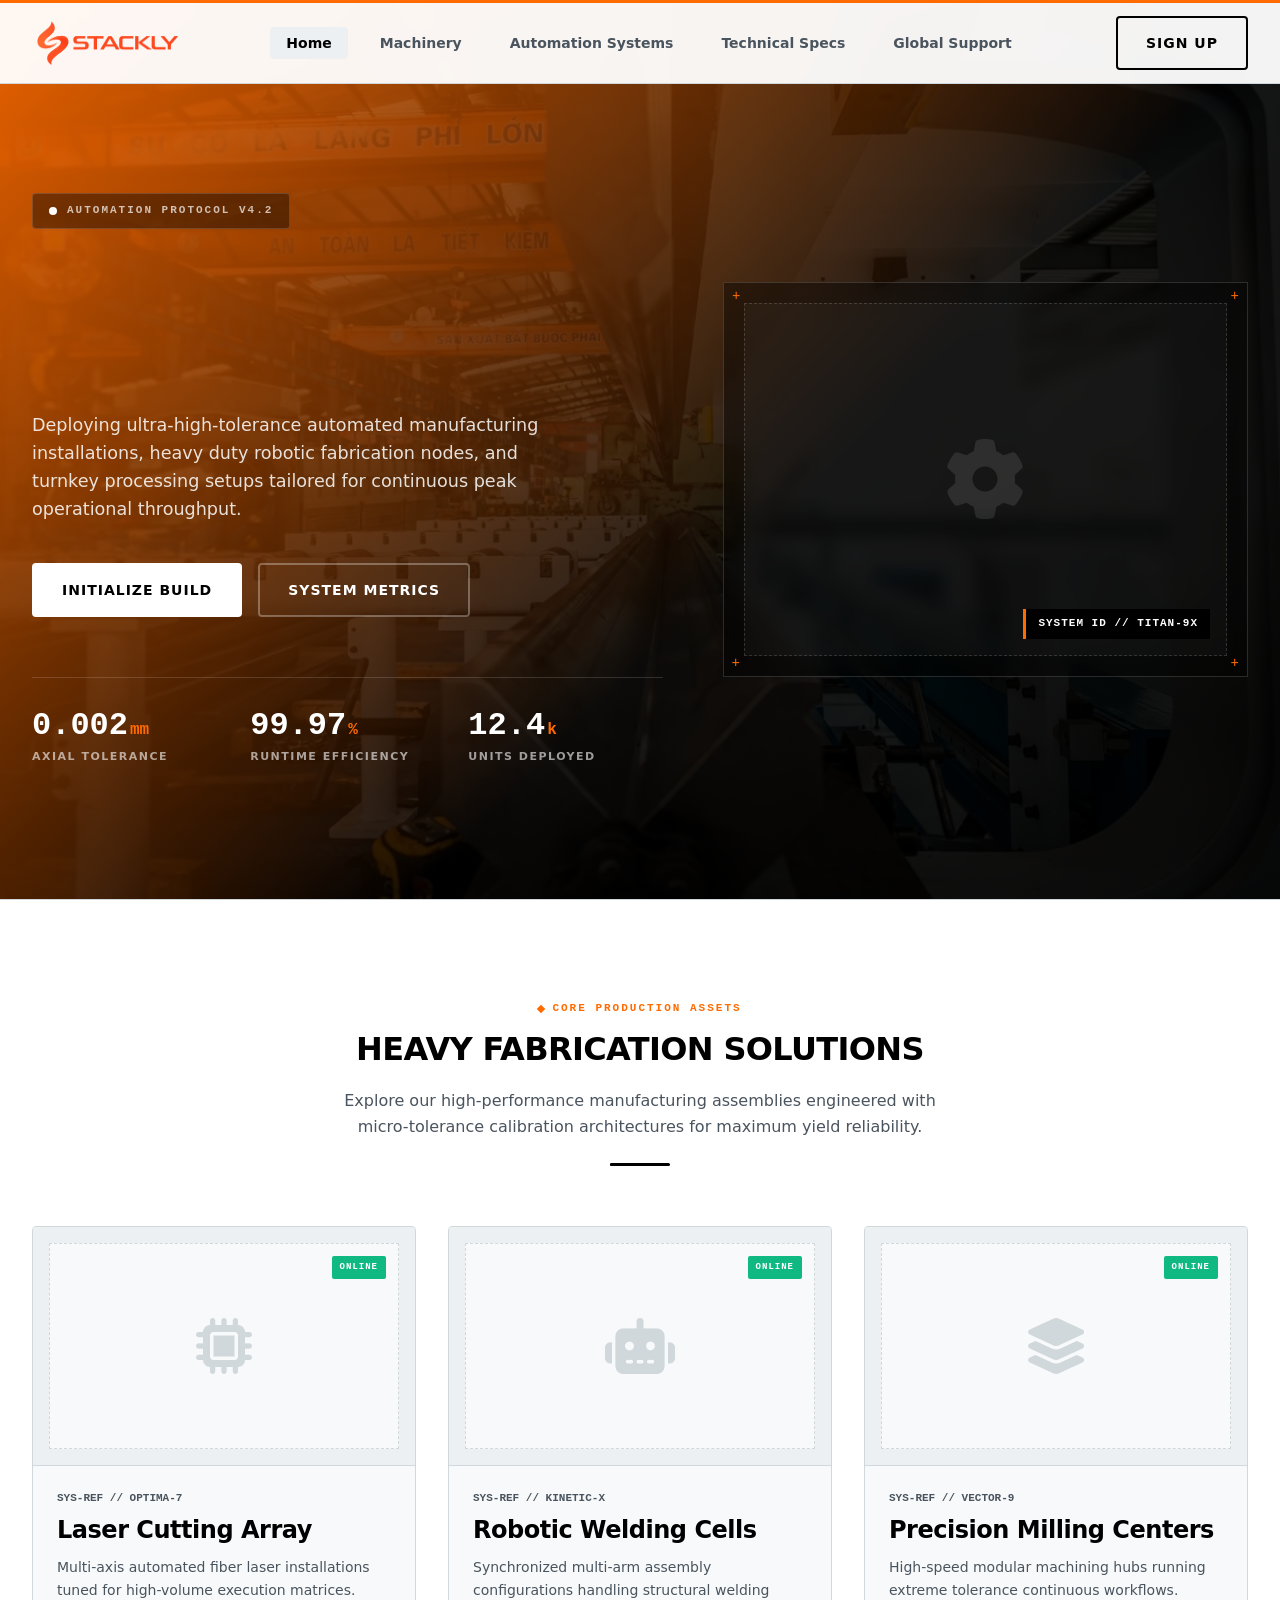
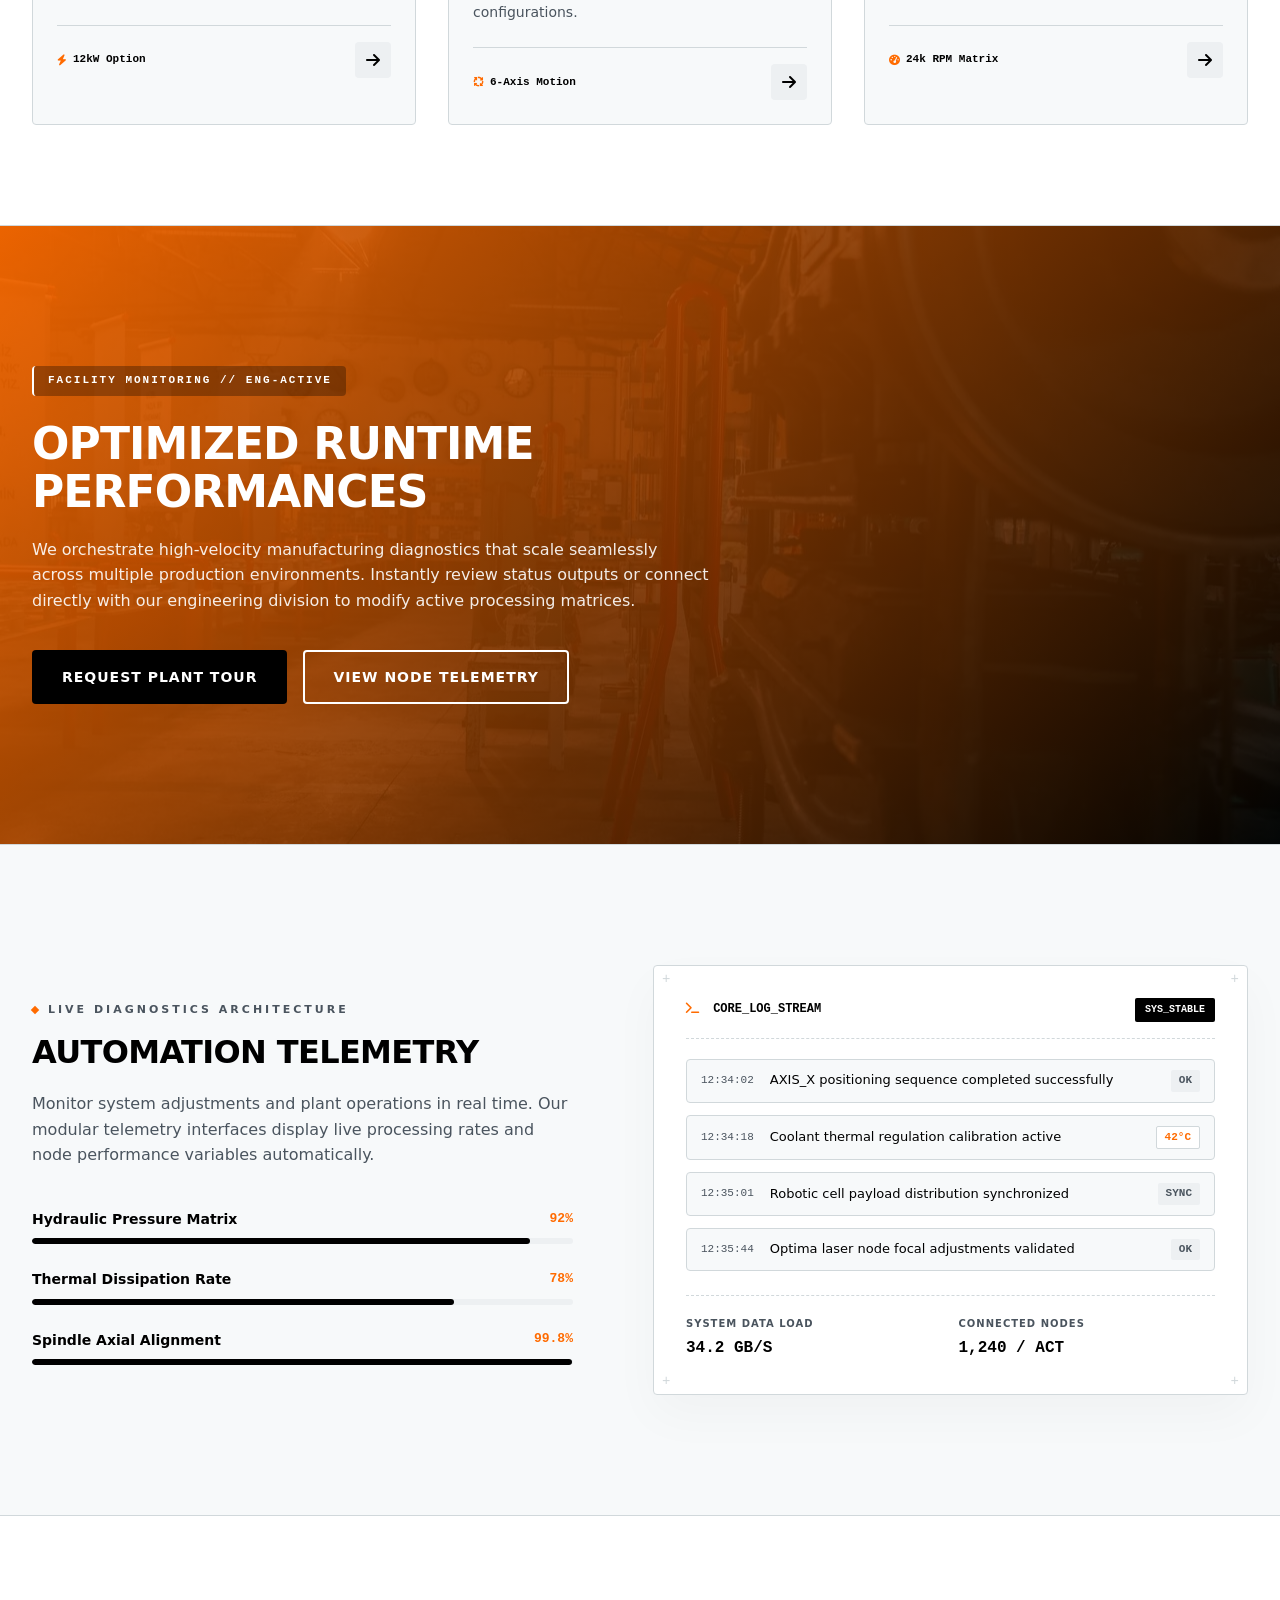
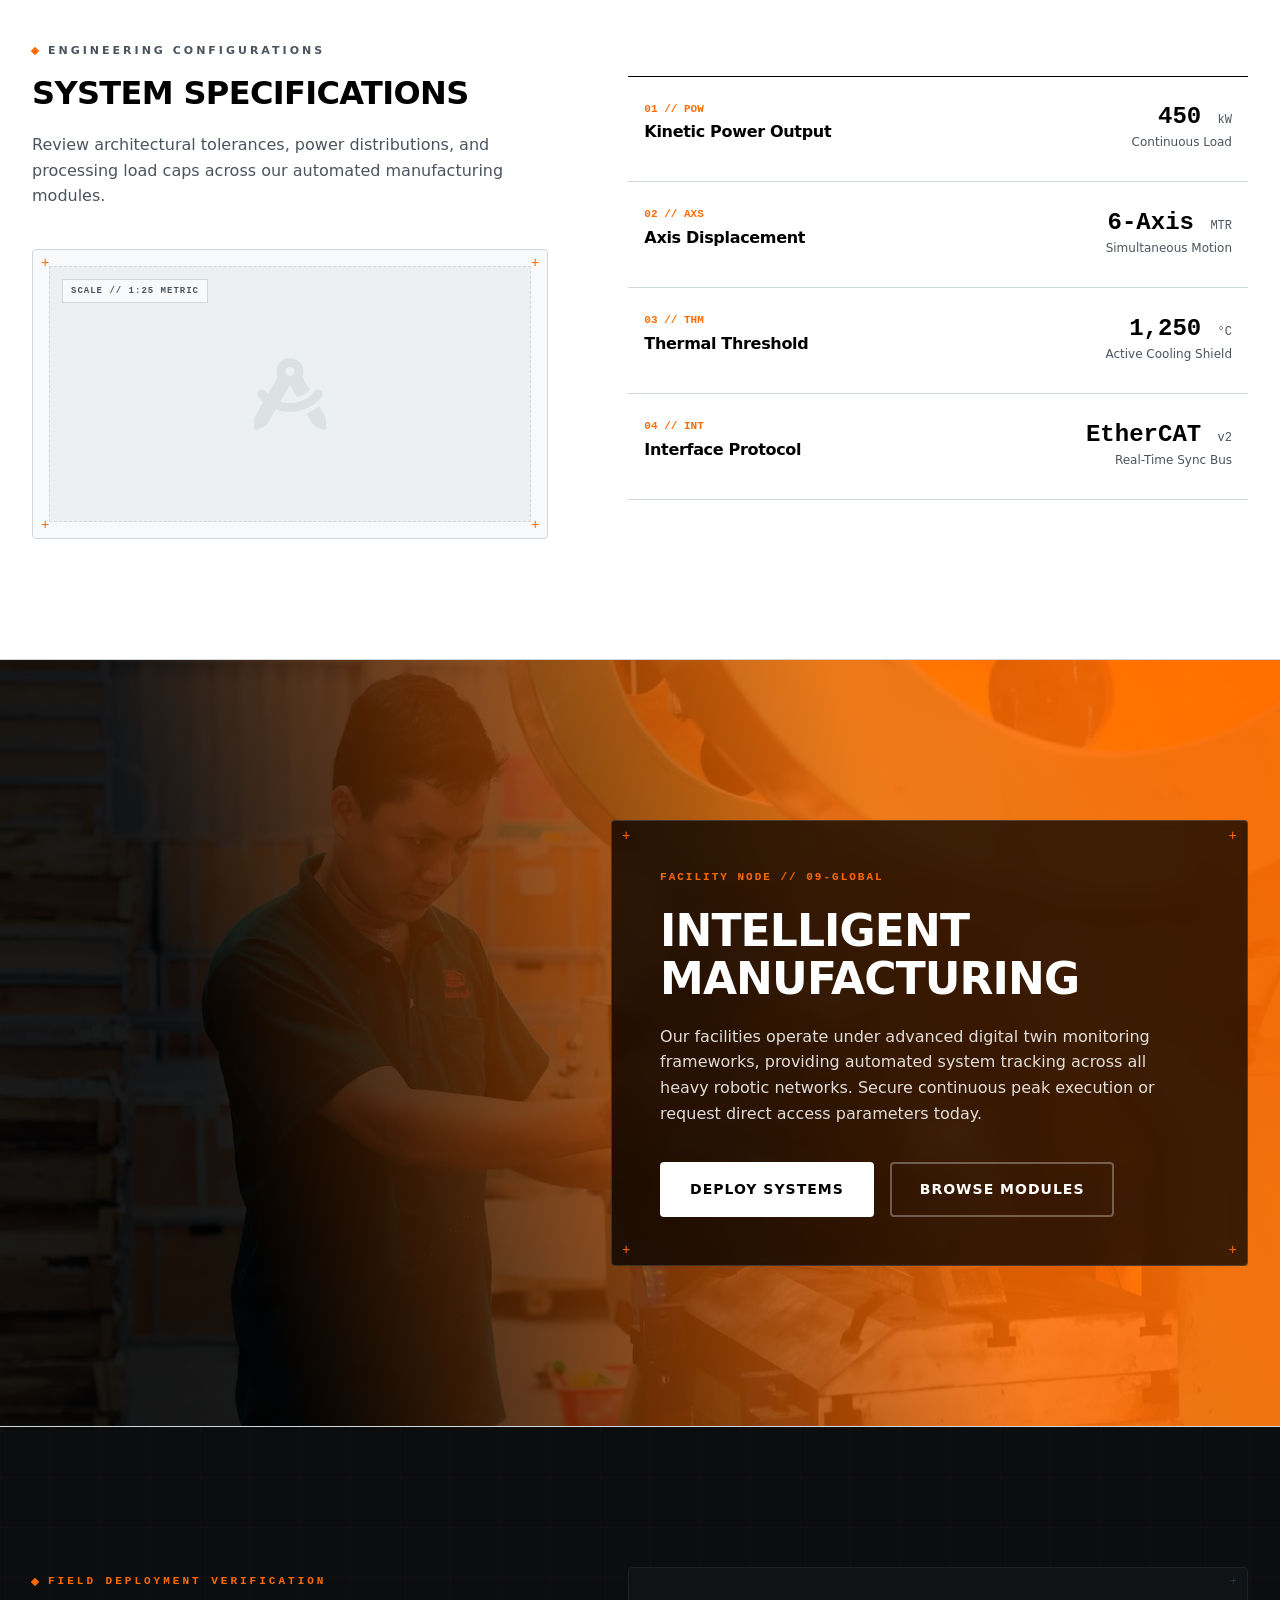
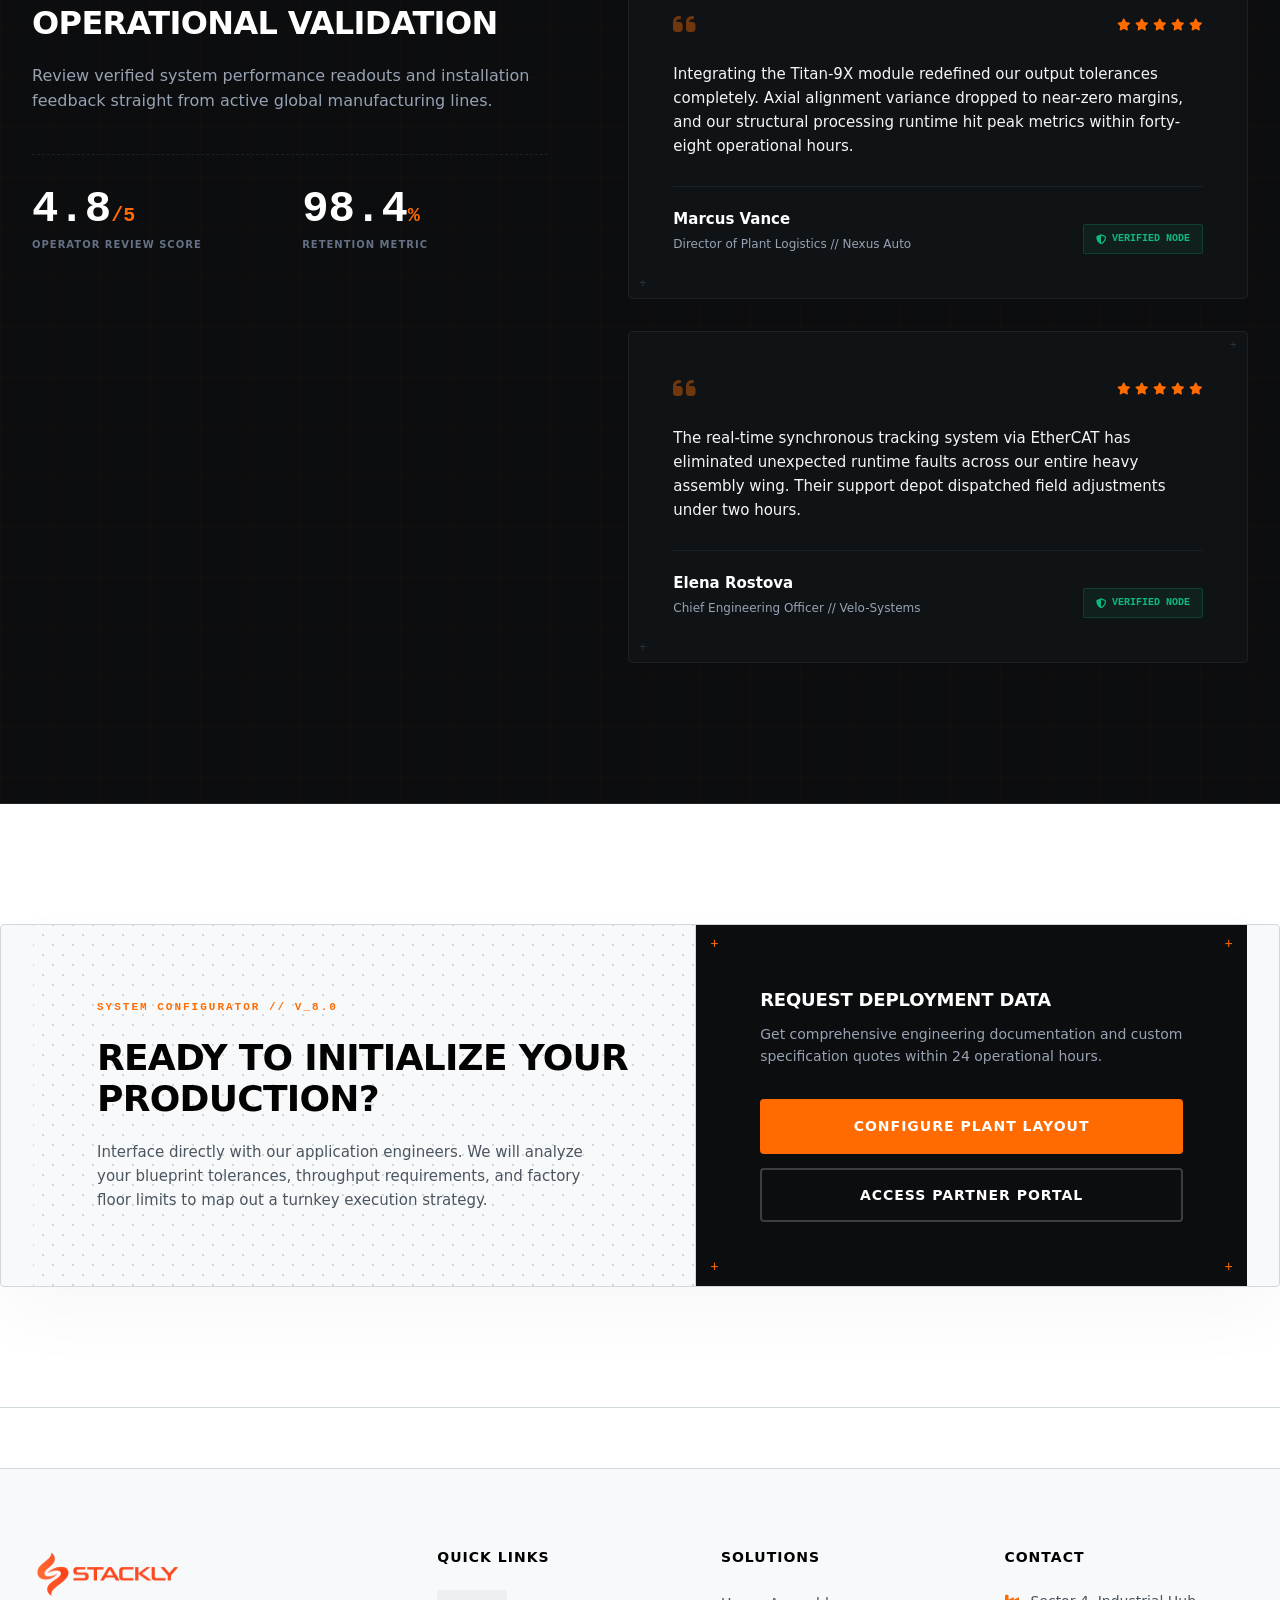
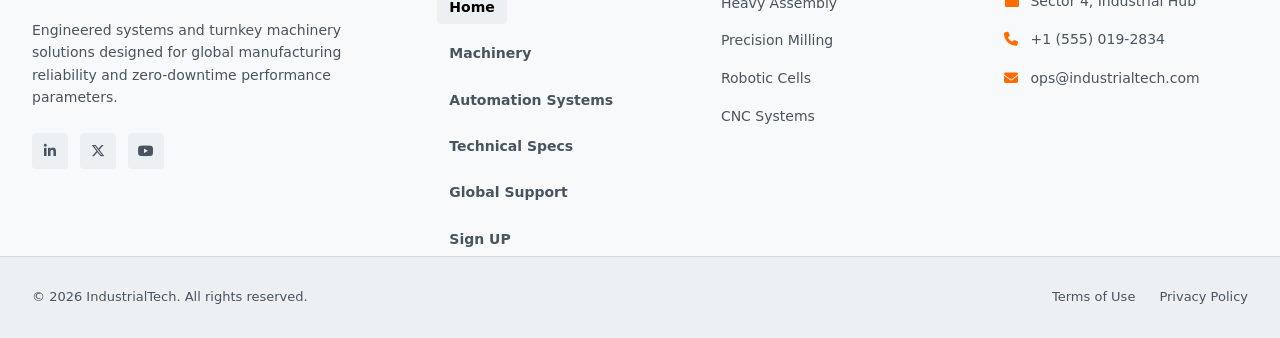
<file: index.html>
<!DOCTYPE html>
<html lang="en">

<head>
    <meta charset="UTF-8">
    <meta name="viewport" content="width=device-width, initial-scale=1.0">
    <title>Machinery Manufacture</title>
    <link rel="icon" href="./assets/bg remove.webp">
    <link rel="stylesheet" href="style.css">
    <link rel="stylesheet" href="./root.css">
    <link href="https://fonts.googleapis.com/icon?family=Material+Icons" rel="stylesheet">
    <link rel="stylesheet" href="https://cdnjs.cloudflare.com/ajax/libs/font-awesome/6.5.1/css/all.min.css">
    <link rel="stylesheet" href="https://unpkg.com/aos@next/dist/aos.css" />
</head>

<body>

    <header class="site-header">
        <div class="container header-container">
            <a href="index.html" class="header-logo">
                <img src="./assets/orange.webp" alt="logo" width="150px" height="50px">
            </a>

            <nav class="main-nav" id="primary-navigation">
                <ul class="nav-list">
                    <li><a href="index.html" class="nav-link">Home</a></li>
                    <li><a href="machinery.html" class="nav-link">Machinery</a></li>
                    <li><a href="auto.html" class="nav-link">Automation Systems</a></li>
                    <li><a href="tech.html" class="nav-link">Technical Specs</a></li>
                    <li><a href="contact.html" class="nav-link">Global Support</a></li>
                </ul>
                <div class="mobile-action-container">
                    <a href="auth.html" class="btn btn-secondary btn-sm">Sign Up</a>
                </div>
            </nav>

            <div class="header-actions">
                <a href="auth.html" class="btn btn-secondary btn-sm desktop-quote-btn">Sign Up</a>
                <button class="mobile-nav-toggle" aria-controls="primary-navigation" aria-expanded="false"
                    aria-label="Toggle menu">
                    <span class="hamburger-bar"></span>
                    <span class="hamburger-bar"></span>
                    <span class="hamburger-bar"></span>
                </button>
            </div>
        </div>
    </header>





    <section class="machinery-hero" id="home">
        <div class="chromatic-industrial-overlay"></div>
        <div class="container hero-container">

            <div class="hero-text-block" data-aos="fade-right">
                <div class="engineering-tag">
                    <span class="pulse-beacon"></span>
                    <span class="tag-label">AUTOMATION PROTOCOL V4.2</span>
                </div>

                <!-- Animated Typographic Sequence Frame -->
                <div class="animated-headline-carousel">
                    <h1 class="hero-headline dynamic-fade-item">
                        PRECISION SYSTEMS <br>
                        <span class="accent-stroke">BUILT FOR POWER</span>
                    </h1>
                    <h1 class="hero-headline dynamic-fade-item">
                        TURNKEY CELL NODES <br>
                        <span class="accent-stroke">BUILT FOR SCALE</span>
                    </h1>
                    <h1 class="hero-headline dynamic-fade-item">
                        AUTOMATED MATRICES <br>
                        <span class="accent-stroke">BUILT FOR RUNTIME</span>
                    </h1>
                </div>

                <p class="hero-paragraph">
                    Deploying ultra-high-tolerance automated manufacturing installations, heavy duty robotic fabrication
                    nodes, and turnkey processing setups tailored for continuous peak operational throughput.
                </p>

                <div class="hero-cta-zone">
                    <a href="error.html" class="btn btn-primary premium-dark-btn">Initialize Build</a>
                    <a href="error.html" class="btn btn-secondary premium-wire-btn">System Metrics</a>
                </div>

                <div class="hero-telemetry-panel">
                    <div class="telemetry-node">
                        <span class="telemetry-value">0.002<span class="telemetry-unit">mm</span></span>
                        <span class="telemetry-label">AXIAL TOLERANCE</span>
                    </div>
                    <div class="telemetry-node">
                        <span class="telemetry-value">99.97<span class="telemetry-unit">%</span></span>
                        <span class="telemetry-label">RUNTIME EFFICIENCY</span>
                    </div>
                    <div class="telemetry-node">
                        <span class="telemetry-value">12.4<span class="telemetry-unit">k</span></span>
                        <span class="telemetry-label">UNITS DEPLOYED</span>
                    </div>
                </div>
            </div>

            <div class="hero-visual-block" data-aos="fade-left">
                <div class="engineering-frame">
                    <div class="tech-crosshair axis-tl">+</div>
                    <div class="tech-crosshair axis-tr">+</div>
                    <div class="tech-crosshair axis-bl">+</div>
                    <div class="tech-crosshair axis-br">+</div>
                    <div class="visual-canvas">
                        <div class="industrial-render-placeholder">
                            <i class="fas fa-gear rotating-gear-icon"></i>
                            <span class="blueprint-model-tag">SYSTEM ID // TITAN-9X</span>
                        </div>
                    </div>
                </div>
            </div>

        </div>
    </section>







    <section class="machinery-showcase" id="machinery">
        <div class="container">
            <div class="section-header-block" data-aos="fade-up">
                <div class="section-subtitle">
                    <span class="square-bullet"></span>
                    CORE PRODUCTION ASSETS
                </div>
                <h2 class="section-headline">HEAVY FABRICATION SOLUTIONS</h2>
                <p class="section-lead-text">
                    Explore our high-performance manufacturing assemblies engineered with micro-tolerance calibration
                    architectures for maximum yield reliability.
                </p>
                <div class="section-divider"></div>
            </div>

            <div class="asset-matrix">
                <div class="asset-card" data-aos="fade-up" data-aos-delay="100">
                    <div class="asset-frame">
                        <div class="tech-crosshair axis-tl"></div>
                        <div class="tech-crosshair axis-tr"></div>
                        <div class="visual-wrapper">
                            <i class="fas fa-microchip asset-icon-render"></i>
                            <span class="system-status-indicator">ONLINE</span>
                        </div>
                    </div>
                    <div class="asset-meta">
                        <span class="asset-serial">SYS-REF // OPTIMA-7</span>
                        <h3 class="asset-title">Laser Cutting Array</h3>
                        <p class="asset-desc">Multi-axis automated fiber laser installations tuned for high-volume
                            execution matrices.</p>
                        <div class="asset-footer">
                            <span class="spec-data"><i class="fas fa-bolt"></i> 12kW Option</span>
                            <a href="error.html" class="asset-action-arrow"><i class="fas fa-arrow-right"></i></a>
                        </div>
                    </div>
                </div>

                <div class="asset-card" data-aos="fade-up" data-aos-delay="200">
                    <div class="asset-frame">
                        <div class="tech-crosshair axis-tl"></div>
                        <div class="tech-crosshair axis-tr"></div>
                        <div class="visual-wrapper">
                            <i class="fas fa-robot asset-icon-render"></i>
                            <span class="system-status-indicator">ONLINE</span>
                        </div>
                    </div>
                    <div class="asset-meta">
                        <span class="asset-serial">SYS-REF // KINETIC-X</span>
                        <h3 class="asset-title">Robotic Welding Cells</h3>
                        <p class="asset-desc">Synchronized multi-arm assembly configurations handling structural welding
                            configurations.</p>
                        <div class="asset-footer">
                            <span class="spec-data"><i class="fas fa-arrows-spin"></i> 6-Axis Motion</span>
                            <a href="error.html" class="asset-action-arrow"><i class="fas fa-arrow-right"></i></a>
                        </div>
                    </div>
                </div>

                <div class="asset-card" data-aos="fade-up" data-aos-delay="300">
                    <div class="asset-frame">
                        <div class="tech-crosshair axis-tl"></div>
                        <div class="tech-crosshair axis-tr"></div>
                        <div class="visual-wrapper">
                            <i class="fas fa-layer-group asset-icon-render"></i>
                            <span class="system-status-indicator">ONLINE</span>
                        </div>
                    </div>
                    <div class="asset-meta">
                        <span class="asset-serial">SYS-REF // VECTOR-9</span>
                        <h3 class="asset-title">Precision Milling Centers</h3>
                        <p class="asset-desc">High-speed modular machining hubs running extreme tolerance continuous
                            workflows.</p>
                        <div class="asset-footer">
                            <span class="spec-data"><i class="fas fa-gauge-high"></i> 24k RPM Matrix</span>
                            <a href="error.html" class="asset-action-arrow"><i class="fas fa-arrow-right"></i></a>
                        </div>
                    </div>
                </div>
            </div>
        </div>
    </section>







    <section class="industrial-overlay-section" data-aos="fade-up">
        <div class="overlay-fluid-matrix"></div>
        <div class="container overlay-content-container">
            <div class="overlay-text-wrapper" data-aos="fade-right" data-aos-delay="200">
                <span class="telemetry-stamp">FACILITY MONITORING // ENG-ACTIVE</span>
                <h2 class="overlay-title">OPTIMIZED RUNTIME PERFORMANCES</h2>
                <p class="overlay-description">
                    We orchestrate high-velocity manufacturing diagnostics that scale seamlessly across multiple
                    production environments. Instantly review status outputs or connect directly with our engineering
                    division to modify active processing matrices.
                </p>
                <div class="btn-group">
                    <a href="error.html" class="btn btn-primary dark-button-fix">Request Plant Tour</a>
                    <a href="error.html" class="btn btn-secondary light-border-fix">View Node Telemetry</a>
                </div>
            </div>


        </div>
    </section>






    <section class="telemetry-dashboard-section" id="systems">
        <div class="container dashboard-grid">

            <div class="metrics-panel-left" data-aos="fade-right">
                <div class="section-subtitle">
                    <span class="square-bullet"></span>
                    LIVE DIAGNOSTICS ARCHITECTURE
                </div>
                <h2 class="section-headline">AUTOMATION TELEMETRY</h2>
                <p class="section-lead-paragraph">
                    Monitor system adjustments and plant operations in real time. Our modular telemetry interfaces
                    display live processing rates and node performance variables automatically.
                </p>

                <div class="metric-progress-matrix">
                    <div class="progress-node">
                        <div class="progress-info">
                            <span class="node-title">Hydraulic Pressure Matrix</span>
                            <span class="node-percentage">92%</span>
                        </div>
                        <div class="progress-track">
                            <div class="progress-fill" style="width: 92%;"></div>
                        </div>
                    </div>

                    <div class="progress-node">
                        <div class="progress-info">
                            <span class="node-title">Thermal Dissipation Rate</span>
                            <span class="node-percentage">78%</span>
                        </div>
                        <div class="progress-track">
                            <div class="progress-fill" style="width: 78%;"></div>
                        </div>
                    </div>

                    <div class="progress-node">
                        <div class="progress-info">
                            <span class="node-title">Spindle Axial Alignment</span>
                            <span class="node-percentage">99.8%</span>
                        </div>
                        <div class="progress-track">
                            <div class="progress-fill" style="width: 99.8%;"></div>
                        </div>
                    </div>
                </div>
            </div>

            <div class="metrics-panel-right" data-aos="fade-left">
                <div class="telemetry-console-box">
                    <div class="console-corner corner-tl">+</div>
                    <div class="console-corner corner-tr">+</div>
                    <div class="console-corner corner-bl">+</div>
                    <div class="console-corner corner-br">+</div>

                    <div class="console-grid-header">
                        <span class="console-title"><i class="fas fa-terminal"></i> CORE_LOG_STREAM</span>
                        <span class="console-status-pill">SYS_STABLE</span>
                    </div>

                    <div class="console-data-rows">
                        <div class="data-row-item">
                            <span class="row-timestamp">12:34:02</span>
                            <span class="row-message">AXIS_X positioning sequence completed successfully</span>
                            <span class="row-value-tag">OK</span>
                        </div>
                        <div class="data-row-item">
                            <span class="row-timestamp">12:34:18</span>
                            <span class="row-message">Coolant thermal regulation calibration active</span>
                            <span class="row-value-tag active-tag">42°C</span>
                        </div>
                        <div class="data-row-item">
                            <span class="row-timestamp">12:35:01</span>
                            <span class="row-message">Robotic cell payload distribution synchronized</span>
                            <span class="row-value-tag">SYNC</span>
                        </div>
                        <div class="data-row-item">
                            <span class="row-timestamp">12:35:44</span>
                            <span class="row-message">Optima laser node focal adjustments validated</span>
                            <span class="row-value-tag">OK</span>
                        </div>
                    </div>

                    <div class="console-footer-readout">
                        <div class="readout-block">
                            <span class="readout-label">SYSTEM DATA LOAD</span>
                            <span class="readout-val">34.2 GB/S</span>
                        </div>
                        <div class="readout-block">
                            <span class="readout-label">CONNECTED NODES</span>
                            <span class="readout-val">1,240 / ACT</span>
                        </div>
                    </div>
                </div>
            </div>

        </div>
    </section>






    <section class="blueprint-matrix-section" id="specs">
        <div class="container matrix-grid">

            <div class="matrix-panel-left" data-aos="fade-right">
                <div class="section-subtitle">
                    <span class="square-bullet"></span>
                    ENGINEERING CONFIGURATIONS
                </div>
                <h2 class="section-headline">SYSTEM SPECIFICATIONS</h2>
                <p class="section-lead-paragraph">
                    Review architectural tolerances, power distributions, and processing load caps across our automated
                    manufacturing modules.
                </p>
                <div class="blueprint-graphic-frame">
                    <div class="tech-crosshair axis-tl">+</div>
                    <div class="tech-crosshair axis-tr">+</div>
                    <div class="tech-crosshair axis-bl">+</div>
                    <div class="tech-crosshair axis-br">+</div>
                    <div class="graphic-canvas">
                        <i class="fas fa-compass-drafting blueprint-icon"></i>
                        <span class="blueprint-scale-tag">SCALE // 1:25 METRIC</span>
                    </div>
                </div>
            </div>

            <div class="matrix-panel-right" data-aos="fade-left">
                <div class="spec-table-container">
                    <div class="spec-row">
                        <div class="spec-meta-block">
                            <span class="spec-index">01 // POW</span>
                            <h3 class="spec-name">Kinetic Power Output</h3>
                        </div>
                        <div class="spec-value-block">
                            <span class="spec-main-value">450 <span class="spec-unit">kW</span></span>
                            <span class="spec-secondary-value">Continuous Load</span>
                        </div>
                    </div>

                    <div class="spec-row">
                        <div class="spec-meta-block">
                            <span class="spec-index">02 // AXS</span>
                            <h3 class="spec-name">Axis Displacement</h3>
                        </div>
                        <div class="spec-value-block">
                            <span class="spec-main-value">6-Axis <span class="spec-unit">MTR</span></span>
                            <span class="spec-secondary-value">Simultaneous Motion</span>
                        </div>
                    </div>

                    <div class="spec-row">
                        <div class="spec-meta-block">
                            <span class="spec-index">03 // THM</span>
                            <h3 class="spec-name">Thermal Threshold</h3>
                        </div>
                        <div class="spec-value-block">
                            <span class="spec-main-value">1,250 <span class="spec-unit">°C</span></span>
                            <span class="spec-secondary-value">Active Cooling Shield</span>
                        </div>
                    </div>

                    <div class="spec-row">
                        <div class="spec-meta-block">
                            <span class="spec-index">04 // INT</span>
                            <h3 class="spec-name">Interface Protocol</h3>
                        </div>
                        <div class="spec-value-block">
                            <span class="spec-main-value">EtherCAT <span class="spec-unit">v2</span></span>
                            <span class="spec-secondary-value">Real-Time Sync Bus</span>
                        </div>
                    </div>
                </div>
            </div>

        </div>
    </section>







   <!-- ---------------- FACILITY INSIGHT SECTION ---------------- -->
<section class="facility-insight-section" data-aos="fade-up">
    <div class="chromatic-orange-overlay"></div>
    <div class="container insight-container">
        
        <!-- Spacer hidden on mobile via CSS -->
        <div class="desktop-only-spacer"></div>

        <div class="insight-bounding-box" data-aos="fade-left" data-aos-delay="200">
            <div class="box-marker tick-tl">+</div>
            <div class="box-marker tick-tr">+</div>
            <div class="box-marker tick-bl">+</div>
            <div class="box-marker tick-br">+</div>
            
            <span class="insight-serial-tag">FACILITY NODE // 09-GLOBAL</span>
            <h2 class="insight-title">INTELLIGENT MANUFACTURING</h2>
            
            <p class="insight-description">
                Our facilities operate under advanced digital twin monitoring frameworks, providing automated system
                tracking across all heavy robotic networks. Secure continuous peak execution or request direct
                access parameters today.
            </p>
            
            <div class="insight-cta-group">
                <a href="error.html" class="btn btn-primary premium-dark-btn">Deploy Systems</a>
                <a href="error.html" class="btn btn-secondary premium-wire-btn">Browse Modules</a>
            </div>
        </div>

    </div>
</section>














    <section class="validation-matrix-section" id="testimonials">
        <div class="matrix-blueprint-grid"></div>
        <div class="container matrix-container">

            <div class="validation-telemetry-panel" data-aos="fade-right">
                <div class="section-subtitle">
                    <span class="square-bullet"></span>
                    FIELD DEPLOYMENT VERIFICATION
                </div>
                <h2 class="section-headline">OPERATIONAL VALIDATION</h2>
                <p class="section-lead-paragraph">
                    Review verified system performance readouts and installation feedback straight from active global
                    manufacturing lines.
                </p>
                <div class="validation-stats-box">
                    <div class="v-stat-node">
                        <span class="v-stat-num">4.8<span class="v-stat-mark">/5</span></span>
                        <span class="v-stat-label">OPERATOR REVIEW SCORE</span>
                    </div>
                    <div class="v-stat-node">
                        <span class="v-stat-num">98.4<span class="v-stat-mark">%</span></span>
                        <span class="v-stat-label">RETENTION METRIC</span>
                    </div>
                </div>
            </div>

            <div class="validation-cards-panel" data-aos="fade-left">
                <div class="testimonial-skew-card">
                    <div class="card-corner-tick tr-tick">+</div>
                    <div class="card-corner-tick bl-tick">+</div>

                    <div class="testimonial-quote-header">
                        <i class="fas fa-quote-left quote-engineering-icon"></i>
                        <div class="operator-rating">
                            <i class="fas fa-star"></i>
                            <i class="fas fa-star"></i>
                            <i class="fas fa-star"></i>
                            <i class="fas fa-star"></i>
                            <i class="fas fa-star"></i>
                        </div>
                    </div>

                    <p class="testimonial-statement">
                        Integrating the Titan-9X module redefined our output tolerances completely. Axial alignment
                        variance dropped to near-zero margins, and our structural processing runtime hit peak metrics
                        within forty-eight operational hours.
                    </p>

                    <div class="testimonial-profile-footer">
                        <div class="profile-meta-data">
                            <span class="profile-name">Marcus Vance</span>
                            <span class="profile-role">Director of Plant Logistics // Nexus Auto</span>
                        </div>
                        <span class="node-verified-tag"><i class="fas fa-shield-halved"></i> VERIFIED NODE</span>
                    </div>
                </div>

                <div class="testimonial-skew-card">
                    <div class="card-corner-tick tr-tick">+</div>
                    <div class="card-corner-tick bl-tick">+</div>

                    <div class="testimonial-quote-header">
                        <i class="fas fa-quote-left quote-engineering-icon"></i>
                        <div class="operator-rating">
                            <i class="fas fa-star"></i>
                            <i class="fas fa-star"></i>
                            <i class="fas fa-star"></i>
                            <i class="fas fa-star"></i>
                            <i class="fas fa-star"></i>
                        </div>
                    </div>

                    <p class="testimonial-statement">
                        The real-time synchronous tracking system via EtherCAT has eliminated unexpected runtime faults
                        across our entire heavy assembly wing. Their support depot dispatched field adjustments under
                        two hours.
                    </p>

                    <div class="testimonial-profile-footer">
                        <div class="profile-meta-data">
                            <span class="profile-name">Elena Rostova</span>
                            <span class="profile-role">Chief Engineering Officer // Velo-Systems</span>
                        </div>
                        <span class="node-verified-tag"><i class="fas fa-shield-halved"></i> VERIFIED NODE</span>
                    </div>
                </div>
            </div>

        </div>
    </section>






    <section class="final-pipeline-cta" id="quote">
        <div class="container cta-fluid-frame" data-aos="zoom-in">
            <div class="cta-left-panel">
                <span class="panel-telemetry">SYSTEM CONFIGURATOR // V_8.0</span>
                <h2 class="panel-headline">READY TO INITIALIZE YOUR PRODUCTION?</h2>
                <p class="panel-desc">
                    Interface directly with our application engineers. We will analyze your blueprint tolerances,
                    throughput requirements, and factory floor limits to map out a turnkey execution strategy.
                </p>
            </div>
            <div class="cta-right-panel">
                <div class="tech-crosshair structural-tl">+</div>
                <div class="tech-crosshair structural-tr">+</div>
                <div class="tech-crosshair structural-bl">+</div>
                <div class="tech-crosshair structural-br">+</div>
                <h3 class="configurator-title">REQUEST DEPLOYMENT DATA</h3>
                <p class="configurator-desc">Get comprehensive engineering documentation and custom specification quotes
                    within 24 operational hours.</p>
                <div class="configurator-actions">
                    <a href="error.html" class="btn btn-primary premium-action-btn">Configure Plant Layout</a>
                    <a href="error.html" class="btn btn-secondary premium-outline-btn">Access Partner Portal</a>
                </div>
            </div>
        </div>
    </section>






    <footer class="site-footer">
        <div class="container footer-grid">
            <div class="footer-brand">
                <a href="index.html" class="footer-logo">
                    <img src="./assets/orange.webp" alt="logo" width="150px" height="50px">
                </a>
                <p class="footer-desc">
                    Engineered systems and turnkey machinery solutions designed for global manufacturing reliability and
                    zero-downtime performance parameters.
                </p>
                <div class="footer-socials">
                    <a href="error.html" aria-label="LinkedIn"><i class="fab fa-linkedin-in"></i></a>
                    <a href="error.html" aria-label="Twitter"><i class="fab fa-x-twitter"></i></a>
                    <a href="error.html" aria-label="YouTube"><i class="fab fa-youtube"></i></a>
                </div>
            </div>

            <div class="footer-nav-col">
                <h3 class="footer-heading">Quick Links</h3>
                <ul class="footer-links">
                    <li><a href="index.html" class="nav-link footer-nav-link">Home</a></li>
                    <li><a href="machinery.html" class="nav-link footer-nav-link">Machinery</a></li>
                    <li><a href="auto.html" class="nav-link footer-nav-link">Automation Systems</a></li>
                    <li><a href="tech.html" class="nav-link footer-nav-link">Technical Specs</a></li>
                    <li><a href="contact.html" class="nav-link footer-nav-link">Global Support</a></li>
                    <li><a href="auth.html" class="nav-link footer-nav-link">Sign UP</a></li>
                </ul>
            </div>

            <div class="footer-col">
                <h3 class="footer-heading">Solutions</h3>
                <ul class="footer-links">
                    <li><a href="error.html">Heavy Assembly</a></li>
                    <li><a href="error.html">Precision Milling</a></li>
                    <li><a href="error.html">Robotic Cells</a></li>
                    <li><a href="error.html">CNC Systems</a></li>
                </ul>
            </div>

            <div class="footer-col">
                <h3 class="footer-heading">Contact</h3>
                <ul class="footer-info">
                    <li><i class="fas fa-industry"></i> Sector 4, Industrial Hub</li>
                    <li><i class="fas fa-phone"></i> +1 (555) 019-2834</li>
                    <li><i class="fas fa-envelope"></i> ops@industrialtech.com</li>
                </ul>
            </div>
        </div>

        <div class="footer-bottom">
            <div class="container footer-bottom-container">
                <p>&copy; 2026 IndustrialTech. All rights reserved.</p>
                <div class="footer-legal">
                    <a href="error.html">Terms of Use</a>
                    <a href="error.html">Privacy Policy</a>
                </div>
            </div>
        </div>
    </footer>

    <script src="script.js"></script>
    <script src="https://unpkg.com/aos@next/dist/aos.js"></script>
    <script>
        document.addEventListener('DOMContentLoaded', () => {
            AOS.init({
                duration: 800,
                easing: 'cubic-bezier(0.25, 1, 0.5, 1)',
                once: true,
                offset: 120
            });
        });
    </script>
</body>

</html>
</file>
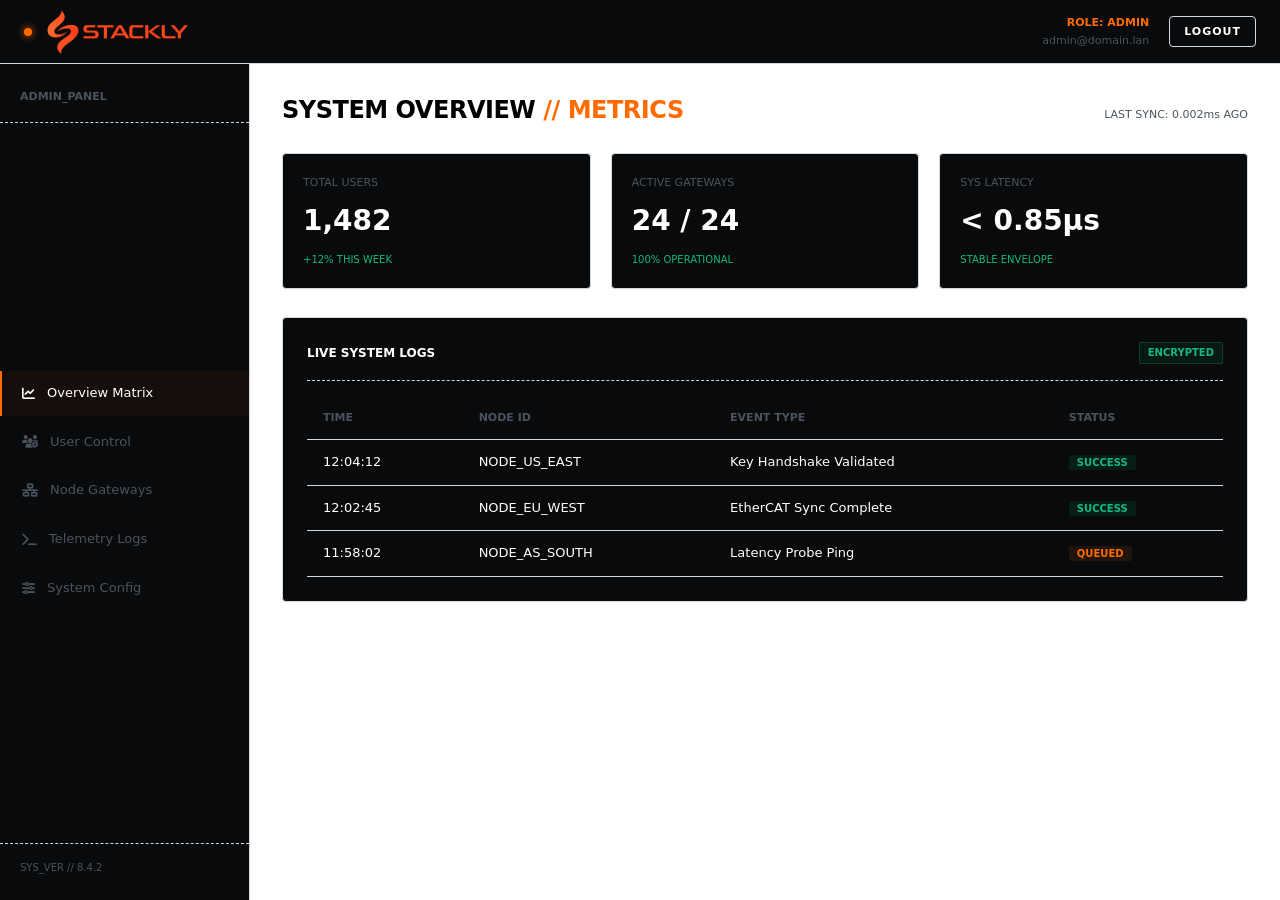
<file: admin.html>
<!DOCTYPE html>
<html lang="en">

<head>
    <meta charset="UTF-8">
    <meta name="viewport" content="width=device-width, initial-scale=1.0">
    <title>Machinery Manufacture</title>
    <link rel="icon" href="./assets/bg remove.webp">
    <link rel="stylesheet" href="style.css">
    <link rel="stylesheet" href="admin.css">
    <link rel="stylesheet" href="./root.css">
    <link href="https://fonts.googleapis.com/icon?family=Material+Icons" rel="stylesheet">
    <link rel="stylesheet" href="https://cdnjs.cloudflare.com/ajax/libs/font-awesome/6.5.1/css/all.min.css">
    <link rel="stylesheet" href="https://unpkg.com/aos@next/dist/aos.css" />
</head>

<body>

    <div class="admin-dashboard-wrapper">

        <!-- Top Bar Navigation Header -->
        <header class="admin-topbar">
            <div class="topbar-left">
                <button class="hamburger-toggle-btn" id="sidebar-toggle" aria-label="Toggle Navigation">
                    <span class="bar"></span>
                    <span class="bar"></span>
                    <span class="bar"></span>
                </button>
                <div class="topbar-brand">
                    <span class="status-ping"></span>
                    <img src="./assets/orange.webp" alt="logo" width="150px" height="50px">
                </div>
            </div>

            <div class="topbar-right">
                <div class="user-profile-badge font-mono">
                    <span class="role-tag">ROLE: ADMIN</span>
                    <!-- Dynamic email will be injected here -->
                    <span class="user-email" id="display-user-email">loading...</span>
                </div>
                <a href="index.html" class="btn btn-secondary topbar-logout-btn font-mono" id="logout-btn">LOGOUT</a>
            </div>
        </header>

        <div class="admin-main-container">

            <!-- Slide-Out Sidebar Navigation -->
            <aside class="admin-sidebar" id="admin-sidebar">
                <div class="sidebar-header font-mono">
                    <span>ADMIN_PANEL</span>
                    <button class="sidebar-close-btn" id="sidebar-close">&times;</button>
                </div>
                <nav class="sidebar-nav-menu">
                    <a href="#" class="nav-item active font-mono" data-target="overview-section">
                        <i class="fas fa-chart-line nav-icon"></i> Overview Matrix
                    </a>
                    <a href="#" class="nav-item font-mono" data-target="users-section">
                        <i class="fas fa-users-gear nav-icon"></i> User Control
                    </a>
                    <a href="#" class="nav-item font-mono" data-target="nodes-section">
                        <i class="fas fa-network-wired nav-icon"></i> Node Gateways
                    </a>
                    <a href="#" class="nav-item font-mono" data-target="logs-section">
                        <i class="fas fa-terminal nav-icon"></i> Telemetry Logs
                    </a>
                    <a href="#" class="nav-item font-mono" data-target="settings-section">
                        <i class="fas fa-sliders nav-icon"></i> System Config
                    </a>
                </nav>
                <div class="sidebar-footer font-mono">
                    <span>SYS_VER // 8.4.2</span>
                </div>
            </aside>

            <!-- Sidebar Backdrop for mobile -->
            <div class="sidebar-overlay" id="sidebar-overlay"></div>

            <!-- Dashboard Content Body -->
            <main class="admin-content-body">

                <!-- ---------------- SECTION 1: OVERVIEW MATRIX ---------------- -->
                <section class="dashboard-panel-section active-panel" id="overview-section">
                    <div class="content-header">
                        <h1 class="page-title">SYSTEM OVERVIEW <span class="accent-text">// METRICS</span></h1>
                        <span class="last-sync font-mono">LAST SYNC: 0.002ms AGO</span>
                    </div>

                    <div class="metrics-grid">
                        <div class="metric-card">
                            <span class="card-label font-mono">TOTAL USERS</span>
                            <div class="card-value font-mono">1,482</div>
                            <span class="card-status positive font-mono">+12% THIS WEEK</span>
                        </div>
                        <div class="metric-card">
                            <span class="card-label font-mono">ACTIVE GATEWAYS</span>
                            <div class="card-value font-mono">24 / 24</div>
                            <span class="card-status positive font-mono">100% OPERATIONAL</span>
                        </div>
                        <div class="metric-card">
                            <span class="card-label font-mono">SYS LATENCY</span>
                            <div class="card-value font-mono">&lt; 0.85μs</div>
                            <span class="card-status positive font-mono">STABLE ENVELOPE</span>
                        </div>
                    </div>

                    <div class="telemetry-table-card">
                        <div class="card-header font-mono">
                            <span>LIVE SYSTEM LOGS</span>
                            <span class="status-pill secure">ENCRYPTED</span>
                        </div>

                        <div class="table-responsive-wrapper">
                            <table class="telemetry-table">
                                <thead>
                                    <tr class="font-mono">
                                        <th>TIME</th>
                                        <th>NODE ID</th>
                                        <th>EVENT TYPE</th>
                                        <th>STATUS</th>
                                    </tr>
                                </thead>
                                <tbody>
                                    <tr>
                                        <td class="font-mono">12:04:12</td>
                                        <td class="font-mono">NODE_US_EAST</td>
                                        <td>Key Handshake Validated</td>
                                        <td><span class="badge-status active font-mono">SUCCESS</span></td>
                                    </tr>
                                    <tr>
                                        <td class="font-mono">12:02:45</td>
                                        <td class="font-mono">NODE_EU_WEST</td>
                                        <td>EtherCAT Sync Complete</td>
                                        <td><span class="badge-status active font-mono">SUCCESS</span></td>
                                    </tr>
                                    <tr>
                                        <td class="font-mono">11:58:02</td>
                                        <td class="font-mono">NODE_AS_SOUTH</td>
                                        <td>Latency Probe Ping</td>
                                        <td><span class="badge-status warning font-mono">QUEUED</span></td>
                                    </tr>
                                </tbody>
                            </table>
                        </div>
                    </div>
                </section>

                <!-- ---------------- SECTION 2: USER CONTROL ---------------- -->
                <section class="dashboard-panel-section" id="users-section">
                    <div class="content-header">
                        <h1 class="page-title">USER CONTROL <span class="accent-text">// MANAGEMENT</span></h1>
                        <span class="last-sync font-mono">REGISTERED ACCOUNTS: 1,482</span>
                    </div>
                    <div class="telemetry-table-card">
                        <div class="card-header font-mono">
                            <span>ACTIVE SYSTEM ENGINEERS</span>
                            <span class="status-pill secure">RBAC_ENABLED</span>
                        </div>
                        <div class="table-responsive-wrapper">
                            <table class="telemetry-table">
                                <thead>
                                    <tr class="font-mono">
                                        <th>USER EMAIL</th>
                                        <th>ROLE</th>
                                        <th>LAST LOGIN</th>
                                        <th>STATE</th>
                                    </tr>
                                </thead>
                                <tbody>
                                    <tr>
                                        <td class="font-mono">admin@domain.lan</td>
                                        <td><span class="role-tag font-mono">ADMIN</span></td>
                                        <td class="font-mono">NOW</td>
                                        <td><span class="badge-status active font-mono">ACTIVE</span></td>
                                    </tr>
                                    <tr>
                                        <td class="font-mono">client@domain.lan</td>
                                        <td><span class="role-tag font-mono" style="color:#3b82f6;">CLIENT</span></td>
                                        <td class="font-mono">2 HRS AGO</td>
                                        <td><span class="badge-status active font-mono">ACTIVE</span></td>
                                    </tr>
                                </tbody>
                            </table>
                        </div>
                    </div>
                </section>

                <!-- ---------------- SECTION 3: NODE GATEWAYS ---------------- -->
                <section class="dashboard-panel-section" id="nodes-section">
                    <div class="content-header">
                        <h1 class="page-title">NODE GATEWAYS <span class="accent-text">// STATUS</span></h1>
                        <span class="last-sync font-mono">ACTIVE NODES: 24</span>
                    </div>
                    <div class="metrics-grid">
                        <div class="metric-card">
                            <span class="card-label font-mono">NODE_US_EAST</span>
                            <div class="card-value font-mono">10.240.4.1</div>
                            <span class="card-status positive font-mono">10 Gbps // ONLINE</span>
                        </div>
                        <div class="metric-card">
                            <span class="card-label font-mono">NODE_EU_WEST</span>
                            <div class="card-value font-mono">10.112.8.4</div>
                            <span class="card-status positive font-mono">5 Gbps // ONLINE</span>
                        </div>
                    </div>
                </section>

                <!-- ---------------- SECTION 4: TELEMETRY LOGS ---------------- -->
                <section class="dashboard-panel-section" id="logs-section">
                    <div class="content-header">
                        <h1 class="page-title">TELEMETRY LOGS <span class="accent-text">// REALTIME_STREAM</span></h1>
                        <div class="header-status-group font-mono">
                            <span class="buffer-indicator"><span class="ping-dot"></span> BUFFER: 100%</span>
                            <span class="last-sync">REFRESH: 10ms</span>
                        </div>
                    </div>

                    <!-- Terminal Console Card -->
                    <div class="telemetry-console-card">

                        <!-- Terminal Header Toolbar -->
                        <div class="console-toolbar">
                            <div class="toolbar-left">
                                <span class="terminal-dots">
                                    <span class="dot red"></span>
                                    <span class="dot yellow"></span>
                                    <span class="dot green"></span>
                                </span>
                                <span class="console-title font-mono">TERMINAL_STREAM_V8.4 // LOG_MONITOR</span>
                            </div>

                            <div class="toolbar-right">
                                <input type="text" class="console-filter-input font-mono"
                                    placeholder="Filter logs (e.g. ERR, BUS)...">
                                <span class="live-badge font-mono"><i class="fas fa-circle"></i> LIVE</span>
                            </div>
                        </div>

                        <!-- Terminal Output Stream Box -->
                        <div class="console-output-stream font-mono">

                            <div class="log-entry info-level">
                                <span class="log-timestamp">[12:04:12.804]</span>
                                <span class="log-tag tag-ok">SYS_OK</span>
                                <span class="log-source">NODE_US_EAST //</span>
                                <span class="log-msg">Synchronous master clock running nominal. Jitter delta:
                                    0.02μs.</span>
                            </div>

                            <div class="log-entry info-level">
                                <span class="log-timestamp">[12:03:55.112]</span>
                                <span class="log-tag tag-ok">SYS_OK</span>
                                <span class="log-source">AUTH_GATEWAY //</span>
                                <span class="log-msg">TLS 1.3 handshake verified on secure port 443 [RSA-4096].</span>
                            </div>

                            <div class="log-entry warn-level">
                                <span class="log-timestamp">[12:02:45.930]</span>
                                <span class="log-tag tag-warn">WARN</span>
                                <span class="log-source">NODE_AS_SOUTH //</span>
                                <span class="log-msg">Fieldbus cycle delay detected (+0.42μs). Re-calibrating phase
                                    offset.</span>
                            </div>

                            <div class="log-entry info-level">
                                <span class="log-timestamp">[12:01:10.004]</span>
                                <span class="log-tag tag-ok">SYS_OK</span>
                                <span class="log-source">DB_CLUSTER //</span>
                                <span class="log-msg">Incremental snapshot backup committed to vault node [HASH:
                                    #4f88a].</span>
                            </div>

                            <div class="log-entry error-level">
                                <span class="log-timestamp">[11:59:33.421]</span>
                                <span class="log-tag tag-err">CRIT</span>
                                <span class="log-source">NODE_EU_WEST //</span>
                                <span class="log-msg">Transient drop on fiber channel 02. Rerouting via fallback loop
                                    B.</span>
                            </div>

                            <div class="log-entry info-level">
                                <span class="log-timestamp">[11:58:02.155]</span>
                                <span class="log-tag tag-ok">SYS_OK</span>
                                <span class="log-source">RBAC_ENGINE //</span>
                                <span class="log-msg">Token permissions updated for active session
                                    admin@domain.lan.</span>
                            </div>

                            <div class="log-entry info-level">
                                <span class="log-timestamp">[11:55:40.890]</span>
                                <span class="log-tag tag-ok">SYS_OK</span>
                                <span class="log-source">CODESYS_RUNTIME //</span>
                                <span class="log-msg">EtherCAT master state transitioned to OPERATIONAL (OP).</span>
                            </div>

                        </div>

                        <!-- Terminal Footer Telemetry -->
                        <div class="console-footer font-mono">
                            <span>PACKETS: 48,291 PROCESSED</span>
                            <span>DROPPED: 0</span>
                            <button class="auto-scroll-toggle" onclick="window.location.href='error.html'"><i class="fas fa-arrow-down"></i> AUTO_SCROLL: ON</button>
                        </div>

                    </div>
                </section>

                <!-- ---------------- SECTION 5: SYSTEM CONFIG ---------------- -->
                <section class="dashboard-panel-section" id="settings-section">
                    <div class="content-header">
                        <h1 class="page-title">SYSTEM CONFIG <span class="accent-text">// SETTINGS</span></h1>
                    </div>
                    <div class="telemetry-table-card">
                        <div class="card-header font-mono">
                            <span>GLOBAL VARIABLE PARAMETERS</span>
                        </div>
                        <p class="font-mono" style="color: var(--text-secondary);">System theme: Dark Mode (Industrial
                            Orange Accent)</p>
                    </div>
                </section>

            </main>

        </div>
    </div>


    <script src="script.js"></script>
    <script src="https://unpkg.com/aos@next/dist/aos.js"></script>
    <script>
        document.addEventListener('DOMContentLoaded', () => {
            AOS.init({
                duration: 800,
                easing: 'cubic-bezier(0.25, 1, 0.5, 1)',
                once: true,
                offset: 120
            });
        });
    </script>

    <script>

document.addEventListener("DOMContentLoaded", function () {
    // 1. Dynamic Login Email Integration (RBAC)
    const displayEmailElem = document.getElementById("display-user-email");
    const loggedInUserEmail = localStorage.getItem("user_login_email");

    if (displayEmailElem) {
        if (loggedInUserEmail && loggedInUserEmail.trim() !== "") {
            displayEmailElem.textContent = loggedInUserEmail;
        } else {
            displayEmailElem.textContent = "admin@domain.lan"; // Fallback if direct access
        }
    }

    // 2. Clear Session on Logout
    const logoutBtn = document.getElementById("logout-btn");
    if (logoutBtn) {
        logoutBtn.addEventListener("click", function () {
            localStorage.removeItem("user_login_email");
            localStorage.removeItem("user_login_role");
        });
    }

    // 3. Dynamic Navlink Content Switching
    const navItems = document.querySelectorAll(".sidebar-nav-menu .nav-item");
    const panelSections = document.querySelectorAll(".dashboard-panel-section");

    navItems.forEach(item => {
        item.addEventListener("click", function (e) {
            e.preventDefault();

            const targetSectionId = this.getAttribute("data-target");

            navItems.forEach(nav => nav.classList.remove("active"));
            panelSections.forEach(panel => panel.classList.remove("active-panel"));

            this.classList.add("active");
            const targetPanel = document.getElementById(targetSectionId);
            if (targetPanel) {
                targetPanel.classList.add("active-panel");
            }

            if (window.innerWidth <= 768) {
                closeSidebar();
            }
        });
    });

    // 4. Hamburger Drawer Mobile Navigation Logic
    const sidebar = document.getElementById("admin-sidebar");
    const toggleBtn = document.getElementById("sidebar-toggle");
    const closeBtn = document.getElementById("sidebar-close");
    const overlay = document.getElementById("sidebar-overlay");

    function openSidebar() {
        if (sidebar && overlay) {
            sidebar.classList.add("sidebar-open");
            overlay.classList.add("overlay-active");
            document.body.style.overflow = "hidden";
        }
    }

    function closeSidebar() {
        if (sidebar && overlay) {
            sidebar.classList.remove("sidebar-open");
            overlay.classList.remove("overlay-active");
            document.body.style.overflow = "auto";
        }
    }

    if (toggleBtn) toggleBtn.addEventListener("click", openSidebar);
    if (closeBtn) closeBtn.addEventListener("click", closeSidebar);
    if (overlay) overlay.addEventListener("click", closeSidebar);
});
    </script>

</body>

</html>
</file>
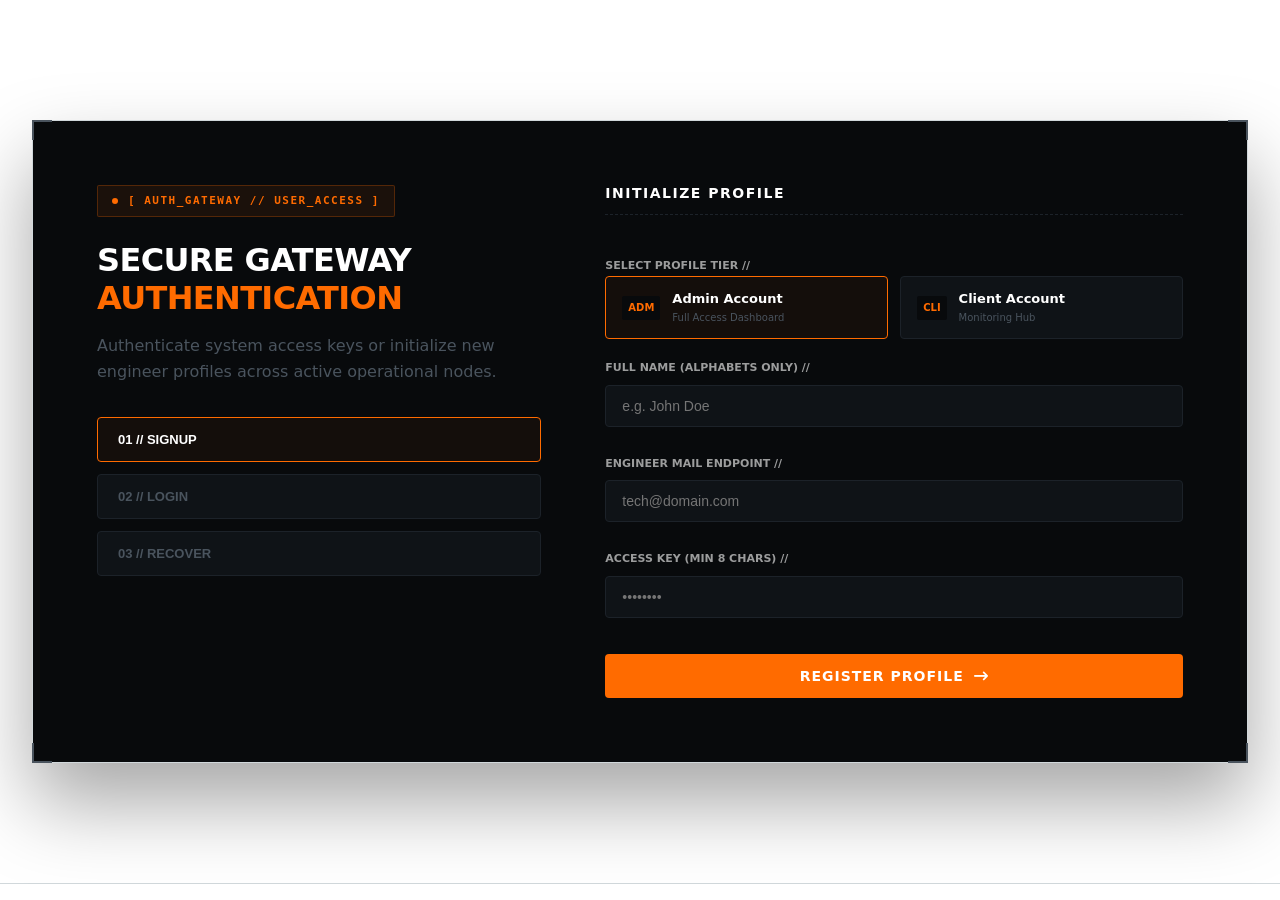
<file: auth.html>
<!DOCTYPE html>
<html lang="en">

<head>
    <meta charset="UTF-8">
    <meta name="viewport" content="width=device-width, initial-scale=1.0">
    <title>Machinery Manufacture</title>
    <link rel="icon" href="./assets/bg remove.webp">
    <link rel="stylesheet" href="style.css">
    <link rel="stylesheet" href="auth.css">
    <link rel="stylesheet" href="./root.css">
    <link href="https://fonts.googleapis.com/icon?family=Material+Icons" rel="stylesheet">
    <link rel="stylesheet" href="https://cdnjs.cloudflare.com/ajax/libs/font-awesome/6.5.1/css/all.min.css">
    <link rel="stylesheet" href="https://unpkg.com/aos@next/dist/aos.css" />
</head>

<body>

    <section class="auth-terminal-section" id="auth-portal">
        <div class="container">

            <div class="auth-terminal-dock">
                <!-- Contracting Corner Brackets -->
                <div class="dock-bracket bracket-tl"></div>
                <div class="dock-bracket bracket-tr"></div>
                <div class="dock-bracket bracket-bl"></div>
                <div class="dock-bracket bracket-br"></div>

                <div class="auth-grid-layout">

                    <!-- Left Column: Authentication Telemetry & Tab Switcher -->
                    <div class="auth-info-panel" data-aos="fade-right">
                        <div class="info-system-badge">
                            <span class="status-ping"></span>
                            <span class="tag-label font-mono">[ AUTH_GATEWAY // USER_ACCESS ]</span>
                        </div>

                        <h2 class="auth-headline">SECURE GATEWAY <br><span class="headline-accent">AUTHENTICATION</span>
                        </h2>
                        <p class="auth-lead-text">
                            Authenticate system access keys or initialize new engineer profiles across active
                            operational nodes.
                        </p>

                        <!-- Custom Tab Switcher Buttons -->
                        <div class="auth-tab-navigation">
                            <button type="button" class="tab-nav-btn active-tab" data-target="signup-panel">
                                <span class="font-mono">01 //</span> SIGNUP
                            </button>
                            <button type="button" class="tab-nav-btn" data-target="login-panel">
                                <span class="font-mono">02 //</span> LOGIN
                            </button>
                            <button type="button" class="tab-nav-btn" data-target="forgot-panel">
                                <span class="font-mono">03 //</span> RECOVER
                            </button>
                        </div>

                        <!-- Alert Feedback Box -->
                        <div id="global-auth-alert" class="auth-alert-box hidden">
                            <i class="fas fa-exclamation-triangle alert-icon"></i>
                            <span id="alert-msg-text" class="font-mono">Alert message placeholder</span>
                        </div>
                    </div>

                    <!-- Right Column: Interactive Form Panes -->
                    <div class="auth-form-panel" data-aos="fade-left">

                        <!-- ---------------- 1. SIGNUP FORM PANE ---------------- -->
                        <form action="#" class="auth-form-pane active-pane" id="signup-form" novalidate>
                            <h3 class="pane-title font-mono">INITIALIZE PROFILE</h3>

                            <!-- Role Selection in Signup -->
                            <div class="form-group-block">
                                <label class="form-matrix-label font-mono">SELECT PROFILE TIER //</label>
                                <input type="hidden" name="signup_user_role" id="signup-user-role" value="admin">

                                <div class="custom-selection-matrix">
                                    <div class="custom-method-option active-method signup-role-opt" data-role="admin">
                                        <span class="option-index font-mono">ADM</span>
                                        <div class="option-meta">
                                            <span class="option-title">Admin Account</span>
                                            <span class="option-sub">Full Access Dashboard</span>
                                        </div>
                                    </div>
                                    <div class="custom-method-option signup-role-opt" data-role="client">
                                        <span class="option-index font-mono">CLI</span>
                                        <div class="option-meta">
                                            <span class="option-title">Client Account</span>
                                            <span class="option-sub">Monitoring Hub</span>
                                        </div>
                                    </div>
                                </div>
                            </div>

                            <div class="form-input-wrapper">
                                <label for="signup-name" class="form-matrix-label font-mono">FULL NAME (ALPHABETS ONLY) //</label>
                                <input type="text" id="signup-name" class="form-technical-input" placeholder="e.g. John Doe" required>
                                <span class="field-error-msg font-mono" id="signup-name-error"></span>
                            </div>

                            <div class="form-input-wrapper">
                                <label for="signup-email" class="form-matrix-label font-mono">ENGINEER MAIL ENDPOINT //</label>
                                <input type="email" id="signup-email" class="form-technical-input" placeholder="tech@domain.com" required>
                                <span class="field-error-msg font-mono" id="signup-email-error"></span>
                            </div>

                            <div class="form-input-wrapper">
                                <label for="signup-password" class="form-matrix-label font-mono">ACCESS KEY (MIN 8 CHARS) //</label>
                                <input type="password" id="signup-password" class="form-technical-input" placeholder="••••••••" required>
                                <span class="field-error-msg font-mono" id="signup-password-error"></span>
                            </div>

                            <button type="submit" class="btn btn-primary form-submit-btn">
                                <span>REGISTER PROFILE</span>
                                <i class="fas fa-arrow-right-long button-icon"></i>
                            </button>
                        </form>

                        <!-- ---------------- 2. LOGIN FORM PANE ---------------- -->
                        <form action="#" class="auth-form-pane" id="login-form" novalidate>
                            <h3 class="pane-title font-mono">TERMINAL LOGIN</h3>

                            <div class="form-input-wrapper">
                                <label for="login-email" class="form-matrix-label font-mono">MAIL ENDPOINT //</label>
                                <input type="email" id="login-email" class="form-technical-input" placeholder="tech@domain.com" required>
                                <span class="field-error-msg font-mono" id="login-email-error"></span>
                            </div>

                            <div class="form-input-wrapper">
                                <label for="login-password" class="form-matrix-label font-mono">ACCESS KEY //</label>
                                <input type="password" id="login-password" class="form-technical-input" placeholder="••••••••" required>
                                <span class="field-error-msg font-mono" id="login-password-error"></span>
                            </div>

                            <button type="submit" class="btn btn-primary form-submit-btn">
                                <span>AUTHENTICATE & ENTER</span>
                                <i class="fas fa-arrow-right-long button-icon"></i>
                            </button>
                        </form>

                        <!-- ---------------- 3. FORGOT PASSWORD PANE ---------------- -->
                        <form action="#" class="auth-form-pane" id="forgot-form" novalidate>
                            <h3 class="pane-title font-mono">RECOVER ACCESS KEY</h3>
                            <p class="pane-subtitle">Enter your registered engineer email to broadcast a secure key reset link.</p>

                            <div class="form-input-wrapper">
                                <label for="forgot-email" class="form-matrix-label font-mono">REGISTERED MAIL ENDPOINT //</label>
                                <input type="email" id="forgot-email" class="form-technical-input" placeholder="tech@domain.com" required>
                                <span class="field-error-msg font-mono" id="forgot-email-error"></span>
                            </div>

                            <button type="submit" class="btn btn-primary form-submit-btn">
                                <span>BROADCAST RESET LINK</span>
                                <i class="fas fa-paper-plane button-icon"></i>
                            </button>
                        </form>

                    </div>

                </div>
            </div>

        </div>
    </section>

    <script src="script.js"></script>
    <script src="https://unpkg.com/aos@next/dist/aos.js"></script>
    <script>
        document.addEventListener('DOMContentLoaded', () => {
            AOS.init({
                duration: 800,
                easing: 'cubic-bezier(0.25, 1, 0.5, 1)',
                once: true,
                offset: 120
            });
        });
    </script>

    <script>
        document.addEventListener("DOMContentLoaded", function () {
            // Read stored login session for topbar display if present
            const loggedInEmail = localStorage.getItem("user_login_email");
            const displayEmailTag = document.getElementById("display-user-email");

            if (loggedInEmail && displayEmailTag) {
                displayEmailTag.textContent = loggedInEmail;
            } else if (displayEmailTag) {
                displayEmailTag.textContent = "guest@domain.lan";
            }

            // Handle Logout
            const logoutBtn = document.getElementById("logout-btn");
            if (logoutBtn) {
                logoutBtn.addEventListener("click", function () {
                    localStorage.removeItem("user_login_email");
                    localStorage.removeItem("user_login_role");
                });
            }
        });

        document.addEventListener("DOMContentLoaded", function () {
            // Navigation Tabs
            const tabBtns = document.querySelectorAll(".tab-nav-btn");
            const formPanes = document.querySelectorAll(".auth-form-pane");

            // Signup Role Selector Options
            const signupRoleOptions = document.querySelectorAll(".signup-role-opt");
            const signupRoleInput = document.getElementById("signup-user-role");

            // Global Alert Box
            const alertBox = document.getElementById("global-auth-alert");
            const alertText = document.getElementById("alert-msg-text");

            function showAlert(message, isSuccess = false) {
                alertText.textContent = message;
                alertBox.classList.remove("hidden", "success-alert");
                if (isSuccess) alertBox.classList.add("success-alert");
            }

            function clearAlert() {
                alertBox.classList.add("hidden");
            }

            // 1. Tab Navigation Logic
            tabBtns.forEach(btn => {
                btn.addEventListener("click", function () {
                    clearAlert();
                    const target = this.getAttribute("data-target");

                    tabBtns.forEach(b => b.classList.remove("active-tab"));
                    formPanes.forEach(p => p.classList.remove("active-pane"));

                    this.classList.add("active-tab");

                    if (target === "signup-panel") document.getElementById("signup-form").classList.add("active-pane");
                    if (target === "login-panel") document.getElementById("login-form").classList.add("active-pane");
                    if (target === "forgot-panel") document.getElementById("forgot-form").classList.add("active-pane");
                });
            });

            // 2. Custom Role Switcher for Signup Pane
            signupRoleOptions.forEach(option => {
                option.addEventListener("click", function () {
                    signupRoleOptions.forEach(opt => opt.classList.remove("active-method"));
                    this.classList.add("active-method");
                    signupRoleInput.value = this.getAttribute("data-role");
                });
            });

            // 3. Validation Helpers
            const isPureAlphabets = name => /^[A-Za-z\s]+$/.test(name);
            const isValidEmail = email => /^[^\s@]+@[^\s@]+\.[^\s@]+$/.test(email);

            // Name field character filter
            const nameInput = document.getElementById("signup-name");
            if (nameInput) {
                nameInput.addEventListener("input", function () {
                    this.value = this.value.replace(/[^A-Za-z\s]/g, "");
                });
            }

            // 4. SIGNUP FORM HANDLER -> SAVES CREDS AND SWITCHES TO LOGIN TAB
            document.getElementById("signup-form").addEventListener("submit", function (e) {
                e.preventDefault();
                clearAlert();

                const name = nameInput.value.trim();
                const email = document.getElementById("signup-email").value.trim();
                const password = document.getElementById("signup-password").value;
                const selectedRole = signupRoleInput.value;

                let hasError = false;

                if (!name || !isPureAlphabets(name)) {
                    document.getElementById("signup-name-error").textContent = "Name must contain alphabets only.";
                    hasError = true;
                } else {
                    document.getElementById("signup-name-error").textContent = "";
                }

                if (!isValidEmail(email)) {
                    document.getElementById("signup-email-error").textContent = "Invalid email format.";
                    hasError = true;
                } else {
                    document.getElementById("signup-email-error").textContent = "";
                }

                if (password.length < 8) {
                    document.getElementById("signup-password-error").textContent = "Password must be at least 8 characters.";
                    hasError = true;
                } else {
                    document.getElementById("signup-password-error").textContent = "";
                }

                if (hasError) {
                    showAlert("Signup failed. Fix input errors above.");
                    return;
                }

                // Save selected role and email into localStorage
                localStorage.setItem("user_login_email", email);
                localStorage.setItem("user_login_role", selectedRole);

                // Auto-fill login email input for convenience
                document.getElementById("login-email").value = email;

                showAlert(`Profile registered as [${selectedRole.toUpperCase()}]! Switching to Login...`, true);

                // Switch to Login Tab after brief delay
                setTimeout(() => {
                    document.querySelector('[data-target="login-panel"]').click();
                }, 1200);
            });

            // 5. LOGIN FORM HANDLER -> REDIRECTS TO RESPECTIVE DASHBOARD BASED ON ROLE
            document.getElementById("login-form").addEventListener("submit", function (e) {
                e.preventDefault();
                clearAlert();

                const email = document.getElementById("login-email").value.trim();
                const password = document.getElementById("login-password").value;

                // Read saved role (defaults to 'admin' if not set during signup)
                const savedRole = localStorage.getItem("user_login_role") || "admin";

                let hasError = false;

                if (!isValidEmail(email)) {
                    document.getElementById("login-email-error").textContent = "Enter a valid email address.";
                    hasError = true;
                } else {
                    document.getElementById("login-email-error").textContent = "";
                }

                if (password.length < 8) {
                    document.getElementById("login-password-error").textContent = "Password must be at least 8 characters.";
                    hasError = true;
                } else {
                    document.getElementById("login-password-error").textContent = "";
                }

                if (hasError) {
                    showAlert("Authentication failed. Check your parameters.");
                    return;
                }

                // Ensure current login email is saved
                localStorage.setItem("user_login_email", email);

                showAlert(`Access granted as [${savedRole.toUpperCase()}]. Redirecting to Dashboard...`, true);

                // Role-based redirection to specific dashboard
                setTimeout(() => {
                    if (savedRole === "admin") {
                        window.location.href = "admin.html";
                    } else {
                        window.location.href = "client.html";
                    }
                }, 1200);
            });

            // 6. Forgot Password Form Handler (Redirects to error.html)
            document.getElementById("forgot-form").addEventListener("submit", function (e) {
                e.preventDefault();
                clearAlert();

                const email = document.getElementById("forgot-email").value.trim();

                if (!isValidEmail(email)) {
                    document.getElementById("forgot-email-error").textContent = "Enter a valid registered email.";
                    showAlert("Invalid email endpoint specified.");
                    return;
                }

                document.getElementById("forgot-email-error").textContent = "";
                showAlert("Verification complete. Redirecting...", true);

                setTimeout(() => {
                    window.location.href = "error.html";
                }, 1200);
            });
        });
    </script>

</body>

</html>
</file>
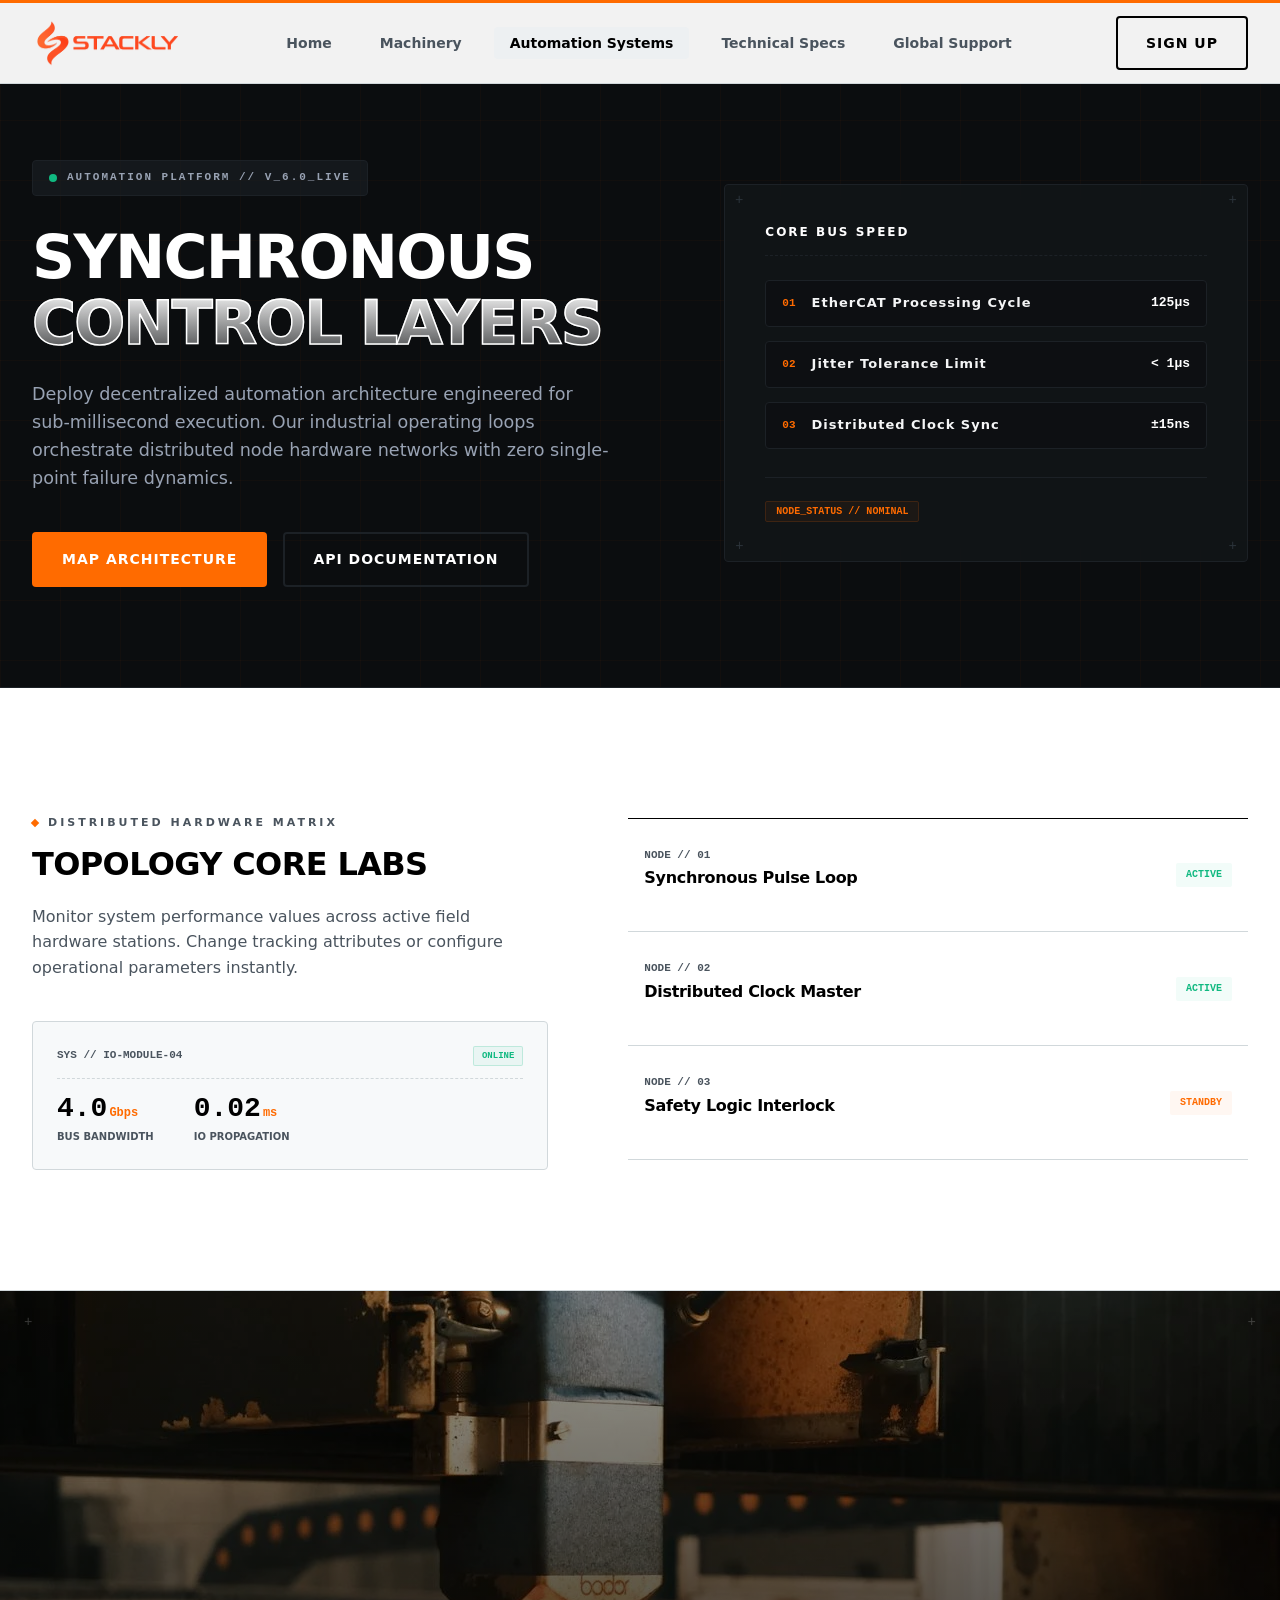
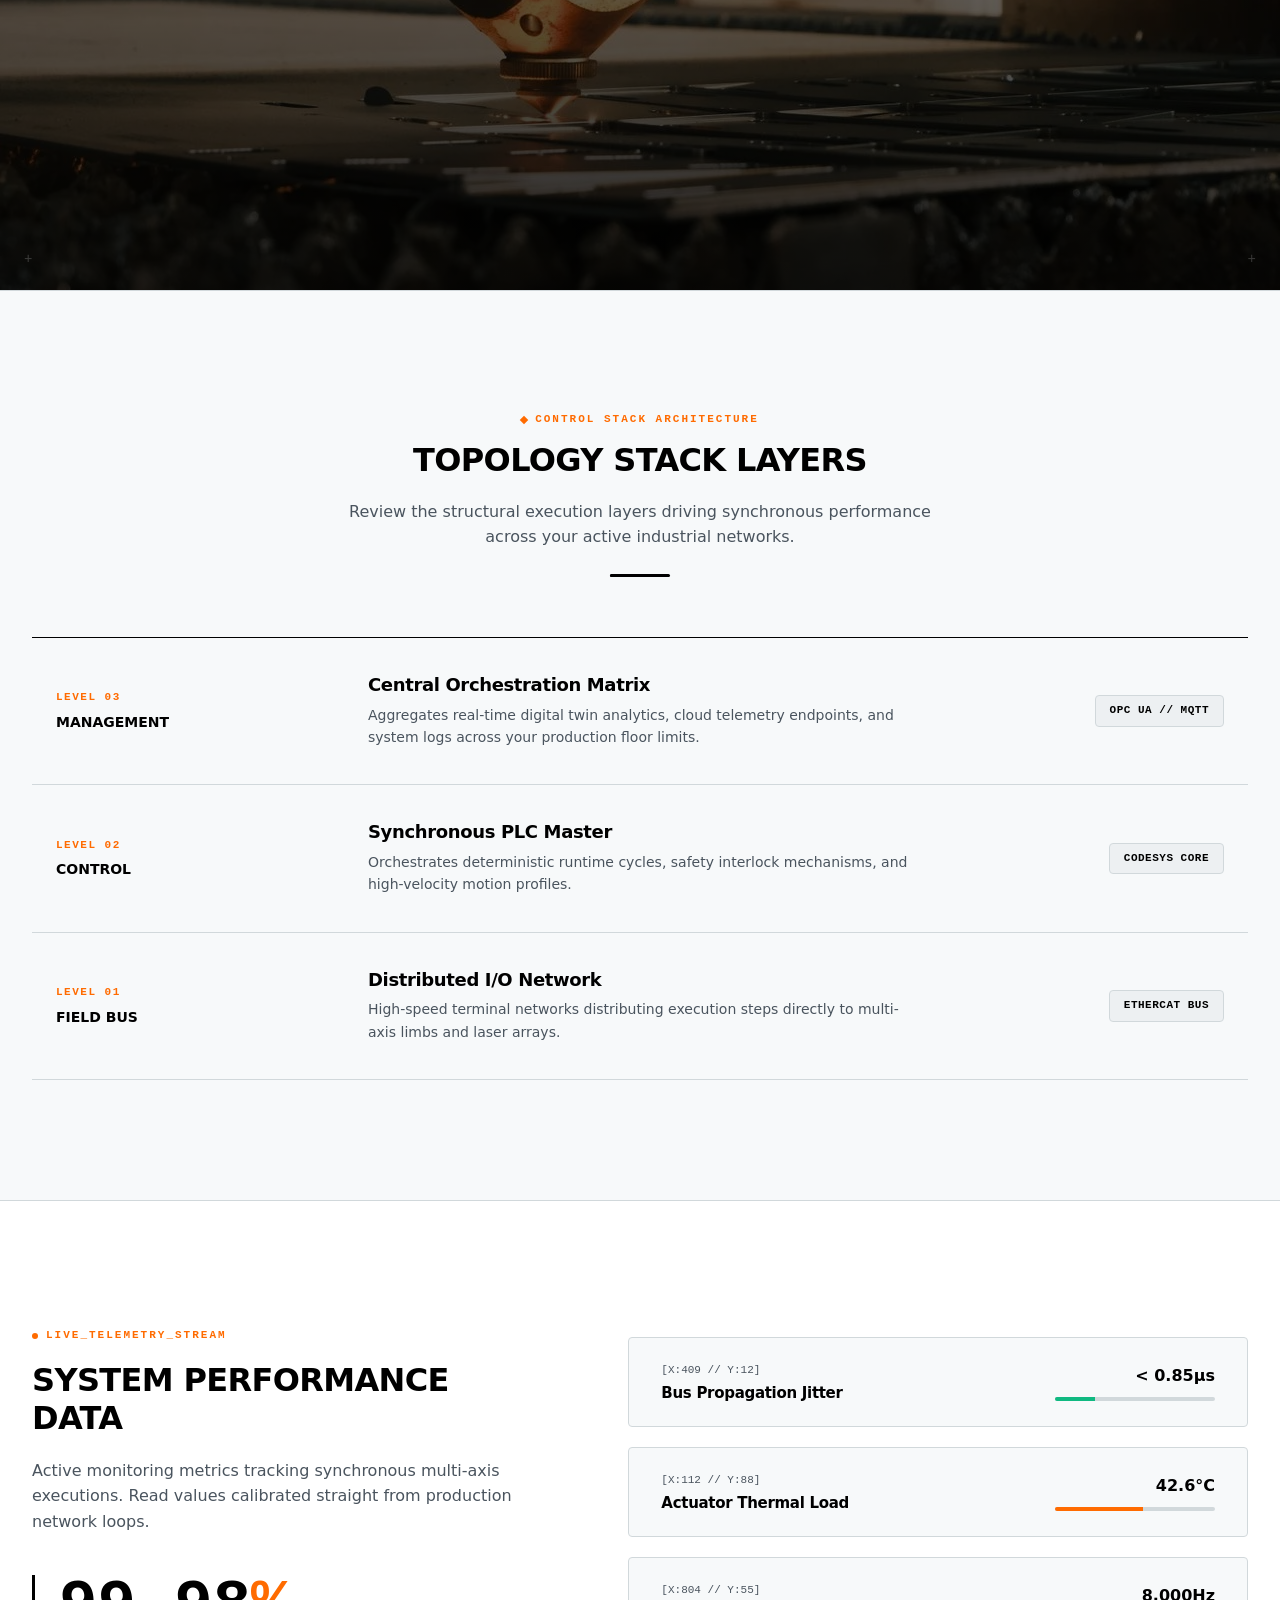
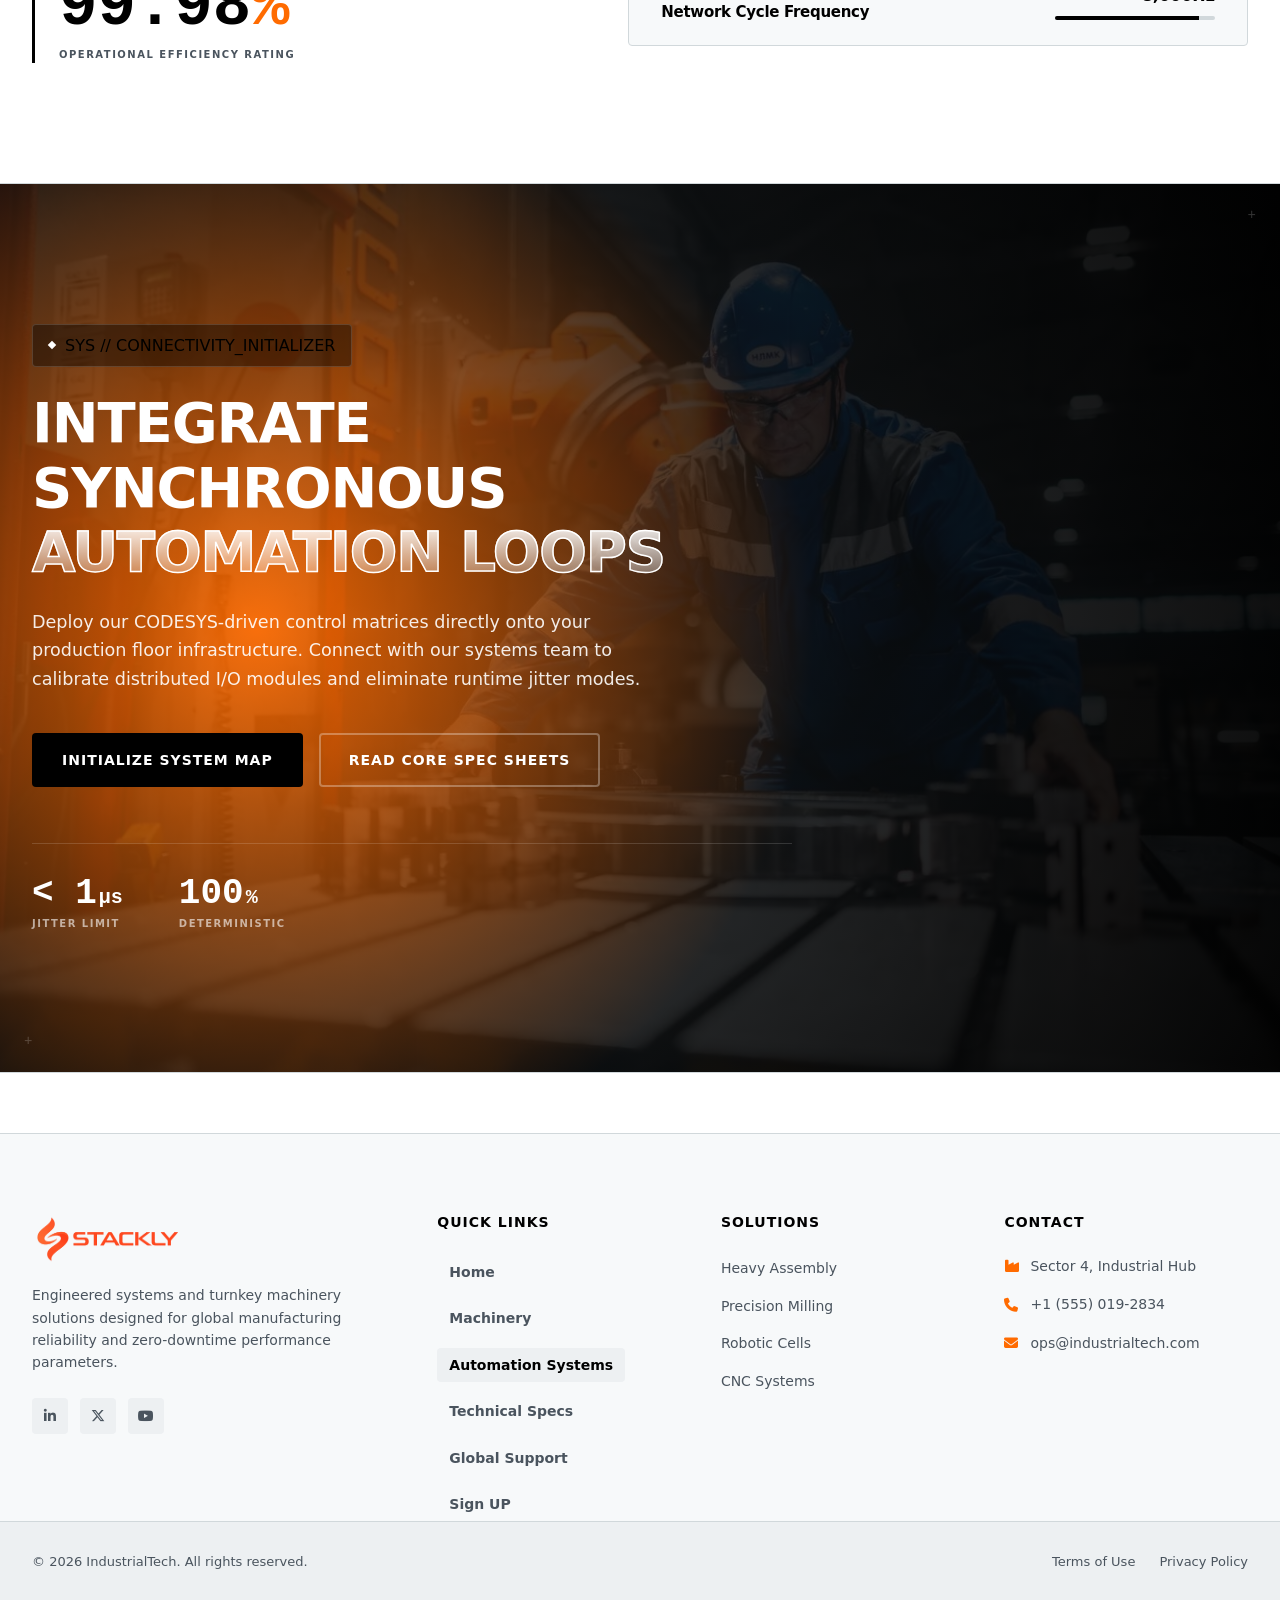
<file: auto.html>
<!DOCTYPE html>
<html lang="en">

<head>
    <meta charset="UTF-8">
    <meta name="viewport" content="width=device-width, initial-scale=1.0">
    <title>Machinery Manufacture</title>
    <link rel="icon" href="./assets/bg remove.webp">
    <link rel="stylesheet" href="style.css">
    <link rel="stylesheet" href="auto.css">
    <link rel="stylesheet" href="./root.css">
    <link href="https://fonts.googleapis.com/icon?family=Material+Icons" rel="stylesheet">
    <link rel="stylesheet" href="https://cdnjs.cloudflare.com/ajax/libs/font-awesome/6.5.1/css/all.min.css">
    <link rel="stylesheet" href="https://unpkg.com/aos@next/dist/aos.css" />
</head>

<body>

    <header class="site-header">
        <div class="container header-container">
            <a href="index.html" class="header-logo">
                <img src="./assets/orange.webp" alt="logo" width="150px" height="50px">
            </a>

            <nav class="main-nav" id="primary-navigation">
                <ul class="nav-list">
                    <li><a href="index.html" class="nav-link">Home</a></li>
                    <li><a href="machinery.html" class="nav-link">Machinery</a></li>
                    <li><a href="auto.html" class="nav-link">Automation Systems</a></li>
                    <li><a href="tech.html" class="nav-link">Technical Specs</a></li>
                    <li><a href="contact.html" class="nav-link">Global Support</a></li>
                </ul>
                <div class="mobile-action-container">
                    <a href="auth.html" class="btn btn-secondary btn-sm">Sign Up</a>
                </div>
            </nav>

            <div class="header-actions">
                <a href="auth.html" class="btn btn-secondary btn-sm desktop-quote-btn">Sign Up</a>
                <button class="mobile-nav-toggle" aria-controls="primary-navigation" aria-expanded="false"
                    aria-label="Toggle menu">
                    <span class="hamburger-bar"></span>
                    <span class="hamburger-bar"></span>
                    <span class="hamburger-bar"></span>
                </button>
            </div>
        </div>
    </header>







    <section class="automation-intro-section" id="automation-top">
        <div class="automation-grid-matrix"></div>
        <div class="container automation-intro-container">

            <div class="automation-intro-content" data-aos="fade-right">
                <div class="system-status-badge">
                    <span class="system-ping-dot"></span>
                    <span class="system-badge-label">AUTOMATION PLATFORM // V_6.0_LIVE</span>
                </div>

                <h1 class="automation-main-title">
                    SYNCHRONOUS <br>
                    <span class="automation-title-stroke">CONTROL LAYERS</span>
                </h1>

                <p class="automation-support-text">
                    Deploy decentralized automation architecture engineered for sub-millisecond execution. Our
                    industrial operating loops orchestrate distributed node hardware networks with zero single-point
                    failure dynamics.
                </p>

                <div class="automation-action-zone">
                    <a href="error.html" class="btn btn-primary automation-action-btn">Map Architecture</a>
                    <a href="error.html" class="btn btn-secondary automation-wire-btn">API Documentation</a>
                </div>
            </div>

            <div class="automation-telemetry-aside" data-aos="fade-left" data-aos-delay="200">
                <div class="telemetry-blueprint-box">
                    <div class="box-crosshair c-tl">+</div>
                    <div class="box-crosshair c-tr">+</div>
                    <div class="box-crosshair c-bl">+</div>
                    <div class="box-crosshair c-br">+</div>

                    <h3 class="blueprint-box-heading">CORE BUS SPEED</h3>

                    <div class="blueprint-readout-rows">
                        <div class="readout-row">
                            <span class="readout-index">01</span>
                            <span class="readout-label">EtherCAT Processing Cycle</span>
                            <span class="readout-metric-val">125μs</span>
                        </div>
                        <div class="readout-row">
                            <span class="readout-index">02</span>
                            <span class="readout-label">Jitter Tolerance Limit</span>
                            <span class="readout-metric-val">&lt; 1μs</span>
                        </div>
                        <div class="readout-row">
                            <span class="readout-index">03</span>
                            <span class="readout-label">Distributed Clock Sync</span>
                            <span class="readout-metric-val">±15ns</span>
                        </div>
                    </div>

                    <div class="blueprint-box-footer">
                        <span class="footer-data-capsule">NODE_STATUS // NOMINAL</span>
                    </div>
                </div>
            </div>

        </div>
    </section>








    <section class="automation-topology-section" id="system-nodes">
        <div class="container topology-grid">

            <div class="topology-left-panel" data-aos="fade-right">
                <div class="section-subtitle">
                    <span class="square-bullet"></span>
                    DISTRIBUTED HARDWARE MATRIX
                </div>
                <h2 class="section-headline">TOPOLOGY CORE LABS</h2>
                <p class="section-lead-paragraph">
                    Monitor system performance values across active field hardware stations. Change tracking attributes
                    or configure operational parameters instantly.
                </p>

                <div class="topology-data-strip">
                    <div class="strip-header">
                        <span class="strip-serial">SYS // IO-MODULE-04</span>
                        <span class="strip-badge-live">ONLINE</span>
                    </div>
                    <div class="strip-body">
                        <div class="metric-node">
                            <span class="metric-value">4.0<span class="metric-unit">Gbps</span></span>
                            <span class="metric-tag">BUS BANDWIDTH</span>
                        </div>
                        <div class="metric-node">
                            <span class="metric-value">0.02<span class="metric-unit">ms</span></span>
                            <span class="metric-tag">IO PROPAGATION</span>
                        </div>
                    </div>
                </div>
            </div>

            <div class="topology-right-panel" data-aos="fade-left">
                <div class="node-matrix-list">

                    <!-- System Row 01 -->
                    <div class="node-system-row">
                        <div class="row-meta-block">
                            <span class="row-index">NODE // 01</span>
                            <h3 class="row-title">Synchronous Pulse Loop</h3>
                        </div>
                        <div class="row-action-block">
                            <span class="telemetry-pill">ACTIVE</span>
                            <!-- <i class="fas fa-arrow-right-long row-arrow-icon"></i> -->
                        </div>
                    </div>

                    <!-- System Row 02 -->
                    <div class="node-system-row">
                        <div class="row-meta-block">
                            <span class="row-index">NODE // 02</span>
                            <h3 class="row-title">Distributed Clock Master</h3>
                        </div>
                        <div class="row-action-block">
                            <span class="telemetry-pill">ACTIVE</span>
                            <!-- <i class="fas fa-arrow-right-long row-arrow-icon"></i> -->
                        </div>
                    </div>

                    <!-- System Row 03 -->
                    <div class="node-system-row">
                        <div class="row-meta-block">
                            <span class="row-index">NODE // 03</span>
                            <h3 class="row-title">Safety Logic Interlock</h3>
                        </div>
                        <div class="row-action-block">
                            <span class="telemetry-pill warning-pill">STANDBY</span>
                            <!-- <i class="fas fa-arrow-right-long row-arrow-icon"></i> -->
                        </div>
                    </div>

                </div>
            </div>

        </div>
    </section>



    <section class="cinematic-reveal-section" data-aos="fade-up">
        <!-- Active Visual Element -->
        <div class="reveal-image-container">
            <img src="./assets/img 5.webp" alt="Industrial System Node Production" width="1920" height="600"
                class="reveal-target-img">
        </div>

        <!-- Technical Vignette Layer -->
        <div class="reveal-chromatic-overlay"></div>

        <!-- UI Crosshair Markers -->
        <div class="reveal-marker tick-tl">+</div>
        <div class="reveal-marker tick-tr">+</div>
        <div class="reveal-marker tick-bl">+</div>
        <div class="reveal-marker tick-br">+</div>

        <!-- Interactive Content Frame -->
        <div class="container reveal-content-container">
            <div class="reveal-center-shift-wrapper">
                <div class="reveal-telemetry-capsule">
                    <span class="telemetry-serial">NODE // SYS-55X</span>
                    <span class="telemetry-status-dot"></span>
                </div>

                <h2 class="reveal-headline">
                    SYNCHRONOUS <br>
                    <span class="reveal-stroke-text">EXECUTION WING</span>
                </h2>

                <p class="reveal-description">
                    Continuous real-time optimization processing matrices running across heavy multi-axis assembly
                    lines. Systems monitored constantly to maintain absolute zero fault states.
                </p>

                <div class="reveal-data-grid">
                    <div class="data-node">
                        <span class="data-val">99.98%</span>
                        <span class="data-lbl">UPTIME INDEX</span>
                    </div>
                    <div class="data-node">
                        <span class="data-val">4.2 ms</span>
                        <span class="data-lbl">LOOP RESPONSIVENESS</span>
                    </div>
                </div>
            </div>
        </div>
    </section>







    <section class="automation-layers-section" id="system-architecture">
        <div class="container">

            <div class="section-header-block" data-aos="fade-up">
                <div class="section-subtitle">
                    <span class="square-bullet"></span>
                    CONTROL STACK ARCHITECTURE
                </div>
                <h2 class="section-headline">TOPOLOGY STACK LAYERS</h2>
                <p class="section-lead-text">
                    Review the structural execution layers driving synchronous performance across your active industrial
                    networks.
                </p>
                <div class="section-divider"></div>
            </div>

            <div class="architecture-stack-container">

                <!-- Layer 03: Management -->
                <div class="architecture-layer-row" data-aos="fade-up" data-aos-delay="100">
                    <div class="layer-index-zone">
                        <span class="layer-level">LEVEL 03</span>
                        <span class="layer-tag">MANAGEMENT</span>
                    </div>
                    <div class="layer-info-zone">
                        <h3 class="layer-title">Central Orchestration Matrix</h3>
                        <p class="layer-desc">Aggregates real-time digital twin analytics, cloud telemetry endpoints,
                            and system logs across your production floor limits.</p>
                    </div>
                    <div class="layer-protocol-zone">
                        <span class="protocol-pill">OPC UA // MQTT</span>
                    </div>
                </div>

                <!-- Layer 02: Control -->
                <div class="architecture-layer-row" data-aos="fade-up" data-aos-delay="200">
                    <div class="layer-index-zone">
                        <span class="layer-level">LEVEL 02</span>
                        <span class="layer-tag">CONTROL</span>
                    </div>
                    <div class="layer-info-zone">
                        <h3 class="layer-title">Synchronous PLC Master</h3>
                        <p class="layer-desc">Orchestrates deterministic runtime cycles, safety interlock mechanisms,
                            and high-velocity motion profiles.</p>
                    </div>
                    <div class="layer-protocol-zone">
                        <span class="protocol-pill">CODESYS CORE</span>
                    </div>
                </div>

                <!-- Layer 01: Field -->
                <div class="architecture-layer-row" data-aos="fade-up" data-aos-delay="300">
                    <div class="layer-index-zone">
                        <span class="layer-level">LEVEL 01</span>
                        <span class="layer-tag">FIELD BUS</span>
                    </div>
                    <div class="layer-info-zone">
                        <h3 class="layer-title">Distributed I/O Network</h3>
                        <p class="layer-desc">High-speed terminal networks distributing execution steps directly to
                            multi-axis limbs and laser arrays.</p>
                    </div>
                    <div class="layer-protocol-zone">
                        <span class="protocol-pill">ETHERCAT BUS</span>
                    </div>
                </div>

            </div>
        </div>
    </section>








    <section class="automation-diagnostic-section" id="live-metrics">
        <div class="container diagnostic-grid-wrapper">

            <!-- Diagnostic Master Readout Block -->
            <div class="diagnostic-master-panel" data-aos="fade-right">
                <div class="diagnostic-tag">
                    <span class="pulse-indicator"></span>
                    LIVE_TELEMETRY_STREAM
                </div>
                <h2 class="diagnostic-headline">SYSTEM PERFORMANCE DATA</h2>
                <p class="diagnostic-lead">
                    Active monitoring metrics tracking synchronous multi-axis executions. Read values calibrated
                    straight from production network loops.
                </p>
                <div class="master-efficiency-display">
                    <span class="massive-number">99.98<span class="percentage-mark">%</span></span>
                    <span class="massive-label">OPERATIONAL EFFICIENCY RATING</span>
                </div>
            </div>

            <!-- Non-Repeating Telemetry Stream Block -->
            <div class="diagnostic-stream-panel" data-aos="fade-left">

                <div class="telemetry-data-row">
                    <div class="row-left-meta">
                        <span class="matrix-coordinate">[X:409 // Y:12]</span>
                        <h4 class="meta-row-title">Bus Propagation Jitter</h4>
                    </div>
                    <div class="row-right-value">
                        <span class="live-value-txt font-mono">&lt; 0.85μs</span>
                        <div class="dynamic-progress-track">
                            <div class="track-fill-bar bar-stable"></div>
                        </div>
                    </div>
                </div>

                <div class="telemetry-data-row">
                    <div class="row-left-meta">
                        <span class="matrix-coordinate">[X:112 // Y:88]</span>
                        <h4 class="meta-row-title">Actuator Thermal Load</h4>
                    </div>
                    <div class="row-right-value">
                        <span class="live-value-txt font-mono">42.6°C</span>
                        <div class="dynamic-progress-track">
                            <div class="track-fill-bar bar-nominal"></div>
                        </div>
                    </div>
                </div>

                <div class="telemetry-data-row">
                    <div class="row-left-meta">
                        <span class="matrix-coordinate">[X:804 // Y:55]</span>
                        <h4 class="meta-row-title">Network Cycle Frequency</h4>
                    </div>
                    <div class="row-right-value">
                        <span class="live-value-txt font-mono">8,000Hz</span>
                        <div class="dynamic-progress-track">
                            <div class="track-fill-bar bar-max"></div>
                        </div>
                    </div>
                </div>

            </div>

        </div>
    </section>







    <section class="automation-final-cta" id="initialize-system">
        <!-- Background Image Viewport -->
        <div class="cta-image-lens">
            <img src="./assets/img 10.webp" alt="Industrial Automation Terminal Network" width="1920" height="600"
                class="lens-target-bg">
        </div>

        <!-- Technical Asymmetric Vignette Overlay -->
        <div class="cta-chromatic-vignette"></div>

        <!-- UI Crosshair Alignment Points -->
        <div class="cta-anchor-crosshair tr-anchor">+</div>
        <div class="cta-anchor-crosshair bl-anchor">+</div>

        <div class="container cta-matrix-container">
            <div class="cta-terminal-panel" data-aos="fade-right">

                <div class="terminal-directory-tag">
                    <span class="directory-accent-node"></span>
                    SYS // CONNECTIVITY_INITIALIZER
                </div>

                <h2 class="terminal-main-headline">
                    INTEGRATE SYNCHRONOUS <br>
                    <span class="terminal-headline-stroke">AUTOMATION LOOPS</span>
                </h2>

                <p class="terminal-body-paragraph">
                    Deploy our CODESYS-driven control matrices directly onto your production floor infrastructure.
                    Connect with our systems team to calibrate distributed I/O modules and eliminate runtime jitter
                    modes.
                </p>

                <div class="terminal-action-routes">
                    <a href="error.html" class="btn btn-primary terminal-prime-btn">Initialize System Map</a>
                    <a href="error.html" class="btn btn-secondary terminal-wire-btn">Read Core Spec sheets</a>
                </div>

                <!-- Non-repeating Inline Telemetry Values -->
                <div class="terminal-telemetry-strip">
                    <div class="strip-telemetry-node">
                        <span class="strip-metric-val">&lt; 1<span class="strip-metric-unit">μs</span></span>
                        <span class="strip-metric-lbl">JITTER LIMIT</span>
                    </div>
                    <div class="strip-telemetry-node">
                        <span class="strip-metric-val">100<span class="strip-metric-unit">%</span></span>
                        <span class="strip-metric-lbl">DETERMINISTIC</span>
                    </div>
                </div>

            </div>
        </div>
    </section>







    <footer class="site-footer">
        <div class="container footer-grid">
            <div class="footer-brand">
                <a href="index.html" class="footer-logo">
                    <img src="./assets/orange.webp" alt="logo" width="150px" height="50px">
                </a>
                <p class="footer-desc">
                    Engineered systems and turnkey machinery solutions designed for global manufacturing reliability and
                    zero-downtime performance parameters.
                </p>
                <div class="footer-socials">
                    <a href="error.html" aria-label="LinkedIn"><i class="fab fa-linkedin-in"></i></a>
                    <a href="error.html" aria-label="Twitter"><i class="fab fa-x-twitter"></i></a>
                    <a href="error.html" aria-label="YouTube"><i class="fab fa-youtube"></i></a>
                </div>
            </div>

            <div class="footer-nav-col">
                <h3 class="footer-heading">Quick Links</h3>
                <ul class="footer-links">
                    <li><a href="index.html" class="nav-link footer-nav-link">Home</a></li>
                    <li><a href="machinery.html" class="nav-link footer-nav-link">Machinery</a></li>
                    <li><a href="auto.html" class="nav-link footer-nav-link">Automation Systems</a></li>
                    <li><a href="tech.html" class="nav-link footer-nav-link">Technical Specs</a></li>
                    <li><a href="contact.html" class="nav-link footer-nav-link">Global Support</a></li>
                    <li><a href="auth.html" class="nav-link footer-nav-link">Sign UP</a></li>
                </ul>
            </div>

            <div class="footer-col">
                <h3 class="footer-heading">Solutions</h3>
                <ul class="footer-links">
                    <li><a href="error.html">Heavy Assembly</a></li>
                    <li><a href="error.html">Precision Milling</a></li>
                    <li><a href="error.html">Robotic Cells</a></li>
                    <li><a href="error.html">CNC Systems</a></li>
                </ul>
            </div>

            <div class="footer-col">
                <h3 class="footer-heading">Contact</h3>
                <ul class="footer-info">
                    <li><i class="fas fa-industry"></i> Sector 4, Industrial Hub</li>
                    <li><i class="fas fa-phone"></i> +1 (555) 019-2834</li>
                    <li><i class="fas fa-envelope"></i> ops@industrialtech.com</li>
                </ul>
            </div>
        </div>

        <div class="footer-bottom">
            <div class="container footer-bottom-container">
                <p>&copy; 2026 IndustrialTech. All rights reserved.</p>
                <div class="footer-legal">
                    <a href="error.html">Terms of Use</a>
                    <a href="error.html">Privacy Policy</a>
                </div>
            </div>
        </div>
    </footer>

    <script src="script.js"></script>
    <script src="https://unpkg.com/aos@next/dist/aos.js"></script>
    <script>
        document.addEventListener('DOMContentLoaded', () => {
            AOS.init({
                duration: 800,
                easing: 'cubic-bezier(0.25, 1, 0.5, 1)',
                once: true,
                offset: 120
            });
        });
    </script>
</body>

</html>
</file>
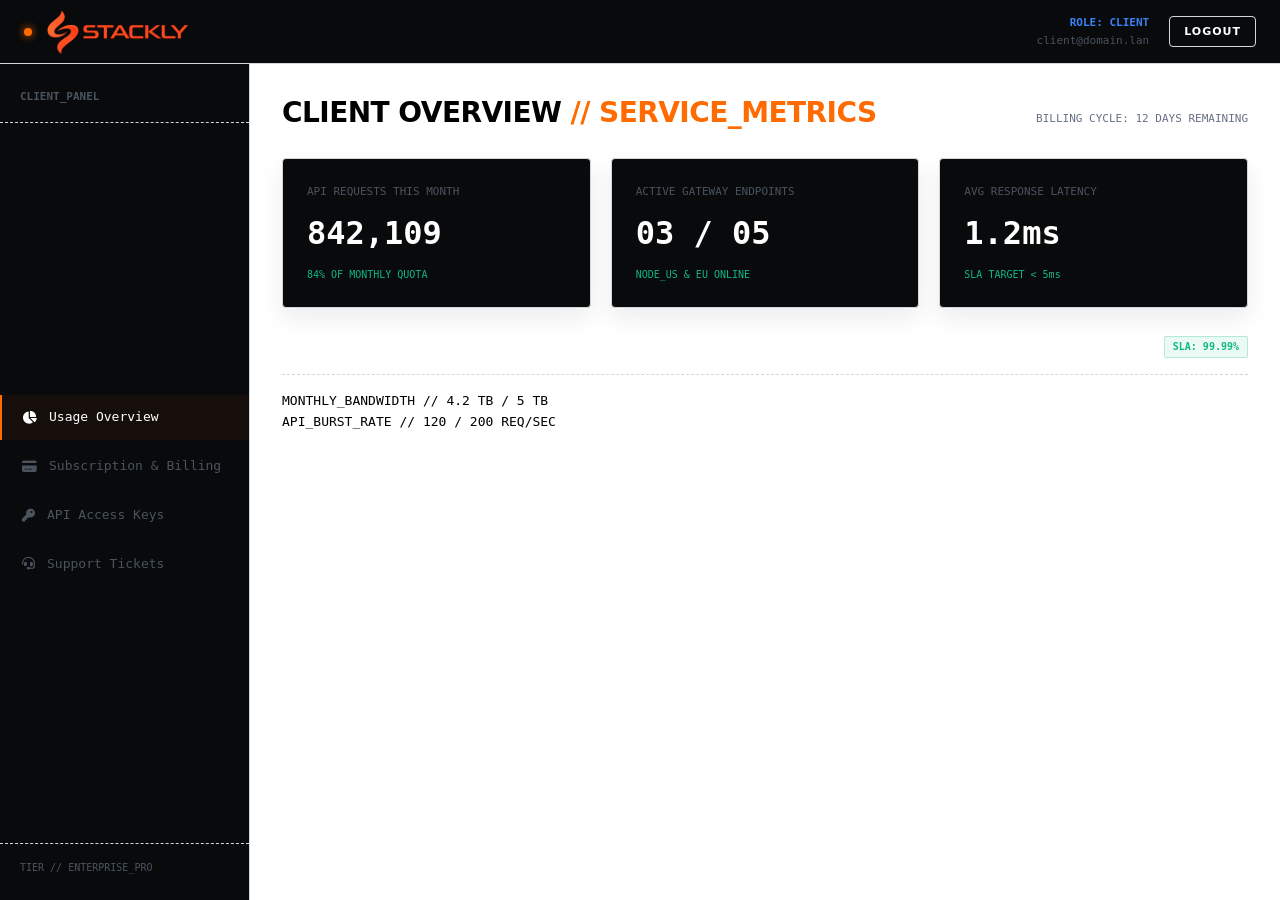
<file: client.html>
<!DOCTYPE html>
<html lang="en">

<head>
    <meta charset="UTF-8">
    <meta name="viewport" content="width=device-width, initial-scale=1.0">
    <title>Machinery Manufacture</title>
    <link rel="icon" href="./assets/bg remove.webp">
    <link rel="stylesheet" href="style.css">
    <link rel="stylesheet" href="client.css">
    <link rel="stylesheet" href="./root.css">
    <link href="https://fonts.googleapis.com/icon?family=Material+Icons" rel="stylesheet">
    <link rel="stylesheet" href="https://cdnjs.cloudflare.com/ajax/libs/font-awesome/6.5.1/css/all.min.css">
    <link rel="stylesheet" href="https://unpkg.com/aos@next/dist/aos.css" />
</head>

<body>

    <div class="client-dashboard-wrapper">

        <!-- Top Bar Navigation Header -->
        <header class="client-topbar">
            <div class="topbar-left">
                <!-- Mobile Hamburger Toggle Button -->
                <button class="hamburger-toggle-btn" id="sidebar-toggle" aria-label="Toggle Navigation">
                    <span class="bar"></span>
                    <span class="bar"></span>
                    <span class="bar"></span>
                </button>
                <div class="topbar-brand">
                    <span class="status-ping"></span>
                    <img src="./assets/orange.webp" alt="logo" width="150px" height="50px">
                </div>
            </div>

            <div class="topbar-right">
                <!-- In client.html line ~27 -->
                <div class="user-profile-badge font-mono">
                    <span class="role-tag" style="color:#3b82f6;">ROLE: CLIENT</span>
                    <span class="user-email" id="display-user-email">loading...</span>
                </div>
                <a href="index.html" class="btn btn-secondary topbar-logout-btn font-mono" id="logout-btn">LOGOUT</a>
            </div>
        </header>

        <div class="client-main-container">

            <!-- Slide-Out Sidebar Navigation -->
            <aside class="client-sidebar" id="client-sidebar">
                <div class="sidebar-header font-mono">
                    <span>CLIENT_PANEL</span>
                    <button class="sidebar-close-btn" id="sidebar-close">&times;</button>
                </div>
                <nav class="sidebar-nav-menu">
                    <a href="#" class="nav-item active font-mono" data-target="overview-section">
                        <i class="fas fa-chart-pie nav-icon"></i> Usage Overview
                    </a>
                    <a href="#" class="nav-item font-mono" data-target="billing-section">
                        <i class="fas fa-credit-card nav-icon"></i> Subscription & Billing
                    </a>
                    <a href="#" class="nav-item font-mono" data-target="keys-section">
                        <i class="fas fa-key nav-icon"></i> API Access Keys
                    </a>
                    <a href="#" class="nav-item font-mono" data-target="tickets-section">
                        <i class="fas fa-headset nav-icon"></i> Support Tickets
                    </a>
                </nav>
                <div class="sidebar-footer font-mono">
                    <span>TIER // ENTERPRISE_PRO</span>
                </div>
            </aside>

            <!-- Sidebar Overlay (Backdrop for Mobile) -->
            <div class="sidebar-overlay" id="sidebar-overlay"></div>

            <!-- Dashboard Content Body -->
            <main class="client-content-body">

                <!-- ---------------- SECTION 1: USAGE OVERVIEW ---------------- -->
                <section class="dashboard-panel-section active-panel" id="overview-section">
                    <div class="content-header">
                        <h1 class="page-title">CLIENT OVERVIEW <span class="accent-text">// SERVICE_METRICS</span></h1>
                        <span class="last-sync font-mono">BILLING CYCLE: 12 DAYS REMAINING</span>
                    </div>

                    <!-- Stat Cards -->
                    <div class="metrics-grid">
                        <div class="metric-card">
                            <span class="card-label font-mono">API REQUESTS THIS MONTH</span>
                            <div class="card-value font-mono">842,109</div>
                            <span class="card-status positive font-mono">84% OF MONTHLY QUOTA</span>
                        </div>
                        <div class="metric-card">
                            <span class="card-label font-mono">ACTIVE GATEWAY ENDPOINTS</span>
                            <div class="card-value font-mono">03 / 05</div>
                            <span class="card-status positive font-mono">NODE_US & EU ONLINE</span>
                        </div>
                        <div class="metric-card">
                            <span class="card-label font-mono">AVG RESPONSE LATENCY</span>
                            <div class="card-value font-mono">1.2ms</div>
                            <span class="card-status positive font-mono">SLA TARGET &lt; 5ms</span>
                        </div>
                    </div>

                    <!-- Compact Hardware Diagnostic Strip -->
                    <div class="diagnostic-strip-card">
                        <div class="card-header font-mono">
                            <span>SERVICE ALLOCATION GAUGES</span>
                            <span class="status-pill secure">SLA: 99.99%</span>
                        </div>

                        <div class="diagnostic-grid">
                            <div class="diag-metric-item font-mono">
                                <div class="diag-meta">
                                    <span class="diag-label">MONTHLY_BANDWIDTH //</span>
                                    <span class="diag-value">4.2 TB / 5 TB</span>
                                </div>
                                <div class="diag-progress-track">
                                    <div class="diag-progress-bar" style="width: 84%;"></div>
                                </div>
                            </div>

                            <div class="diag-metric-item font-mono">
                                <div class="diag-meta">
                                    <span class="diag-label">API_BURST_RATE //</span>
                                    <span class="diag-value">120 / 200 REQ/SEC</span>
                                </div>
                                <div class="diag-progress-track">
                                    <div class="diag-progress-bar" style="width: 60%;"></div>
                                </div>
                            </div>
                        </div>
                    </div>
                </section>

                <!-- ---------------- SECTION 2: SUBSCRIPTION & BILLING ---------------- -->
                <section class="dashboard-panel-section" id="billing-section">
                    <div class="content-header">
                        <h1 class="page-title">SUBSCRIPTION <span class="accent-text">// BILLING</span></h1>
                    </div>
                    <div class="telemetry-table-card">
                        <div class="card-header font-mono">
                            <span>ACTIVE PLAN: ENTERPRISE TIER</span>
                            <span class="status-pill secure">STATUS: AUTO_RENEW</span>
                        </div>
                        <p class="font-mono" style="color: var(--text-secondary); margin-bottom: 20px;">
                            Renewal Date: August 1, 2026 // Payment Method: Visa ending in 4092
                        </p>
                        <div class="table-responsive-wrapper">
                            <table class="telemetry-table">
                                <thead>
                                    <tr class="font-mono">
                                        <th>INVOICE ID</th>
                                        <th>DATE</th>
                                        <th>AMOUNT</th>
                                        <th>STATUS</th>
                                    </tr>
                                </thead>
                                <tbody>
                                    <tr>
                                        <td class="font-mono">#INV-2026-06</td>
                                        <td class="font-mono">01 JUL 2026</td>
                                        <td class="font-mono">$499.00</td>
                                        <td><span class="badge-status active font-mono">PAID</span></td>
                                    </tr>
                                    <tr>
                                        <td class="font-mono">#INV-2026-05</td>
                                        <td class="font-mono">01 JUN 2026</td>
                                        <td class="font-mono">$499.00</td>
                                        <td><span class="badge-status active font-mono">PAID</span></td>
                                    </tr>
                                </tbody>
                            </table>
                        </div>
                    </div>
                </section>

                <!-- ---------------- SECTION 3: API ACCESS KEYS ---------------- -->
                <section class="dashboard-panel-section" id="keys-section">
                    <div class="content-header">
                        <h1 class="page-title">API ACCESS <span class="accent-text">// SECURITY_KEYS</span></h1>
                    </div>
                    <div class="telemetry-table-card">
                        <div class="card-header font-mono">
                            <span>LIVE CREDENTIALS</span>
                        </div>
                        <div class="table-responsive-wrapper">
                            <table class="telemetry-table">
                                <thead>
                                    <tr class="font-mono">
                                        <th>KEY NAME</th>
                                        <th>TOKEN KEY</th>
                                        <th>CREATED</th>
                                        <th>ACTION</th>
                                    </tr>
                                </thead>
                                <tbody>
                                    <tr>
                                        <td class="font-mono">PRODUCTION_KEY_01</td>
                                        <td class="font-mono">sk_live_9921••••••••4219</td>
                                        <td class="font-mono">10 JAN 2026</td>
                                        <td><button class="badge-status warning font-mono"
                                                style="cursor:pointer;" onclick="window.location.href='error.html'">REVOKE</button></td>
                                    </tr>
                                </tbody>
                            </table>
                        </div>
                    </div>
                </section>

                <!-- ---------------- SECTION 4: SUPPORT TICKETS ---------------- -->
                <section class="dashboard-panel-section" id="tickets-section">
                    <div class="content-header">
                        <h1 class="page-title">SUPPORT <span class="accent-text">// DISPATCH_TICKETS</span></h1>
                    </div>
                    <div class="telemetry-table-card">
                        <div class="card-header font-mono">
                            <span>RECENT INQUIRIES</span>
                        </div>
                        <div class="table-responsive-wrapper">
                            <table class="telemetry-table">
                                <thead>
                                    <tr class="font-mono">
                                        <th>TICKET ID</th>
                                        <th>SUBJECT</th>
                                        <th>UPDATED</th>
                                        <th>STATUS</th>
                                    </tr>
                                </thead>
                                <tbody>
                                    <tr>
                                        <td class="font-mono">#TCK-8821</td>
                                        <td>Latency Probe Adjustment Request</td>
                                        <td class="font-mono">2 HRS AGO</td>
                                        <td><span class="badge-status active font-mono">RESOLVED</span></td>
                                    </tr>
                                    <tr>
                                        <td class="font-mono">#TCK-8902</td>
                                        <td>Additional Bandwidth Quota Allocation</td>
                                        <td class="font-mono">JUST NOW</td>
                                        <td><span class="badge-status warning font-mono">OPEN</span></td>
                                    </tr>
                                </tbody>
                            </table>
                        </div>
                    </div>
                </section>

            </main>

        </div>
    </div>

    <script src="https://unpkg.com/aos@next/dist/aos.js"></script>
    <script>
        document.addEventListener('DOMContentLoaded', () => {
            AOS.init({
                duration: 800,
                easing: 'cubic-bezier(0.25, 1, 0.5, 1)',
                once: true,
                offset: 120
            });
        });
    </script>

    <script>

        document.addEventListener("DOMContentLoaded", function () {
            // 1. Dynamic Login Email Integration (RBAC)
            const displayEmailElem = document.getElementById("display-user-email");
            const loggedInUserEmail = localStorage.getItem("user_login_email");

            if (displayEmailElem) {
                if (loggedInUserEmail && loggedInUserEmail.trim() !== "") {
                    displayEmailElem.textContent = loggedInUserEmail;
                } else {
                    displayEmailElem.textContent = "client@domain.lan"; // Fallback if direct access
                }
            }

            // 2. Clear Session on Logout
            const logoutBtn = document.getElementById("logout-btn");
            if (logoutBtn) {
                logoutBtn.addEventListener("click", function () {
                    localStorage.removeItem("user_login_email");
                    localStorage.removeItem("user_login_role");
                });
            }

            // 3. Dynamic Navlink Content Switching
            const navItems = document.querySelectorAll(".sidebar-nav-menu .nav-item");
            const panelSections = document.querySelectorAll(".dashboard-panel-section");

            navItems.forEach(item => {
                item.addEventListener("click", function (e) {
                    e.preventDefault();

                    const targetSectionId = this.getAttribute("data-target");

                    navItems.forEach(nav => nav.classList.remove("active"));
                    panelSections.forEach(panel => panel.classList.remove("active-panel"));

                    this.classList.add("active");
                    const targetPanel = document.getElementById(targetSectionId);
                    if (targetPanel) {
                        targetPanel.classList.add("active-panel");
                    }

                    if (window.innerWidth <= 768) {
                        closeSidebar();
                    }
                });
            });

            // 4. Hamburger Drawer Mobile Navigation Logic
            const sidebar = document.getElementById("client-sidebar");
            const toggleBtn = document.getElementById("sidebar-toggle");
            const closeBtn = document.getElementById("sidebar-close");
            const overlay = document.getElementById("sidebar-overlay");

            function openSidebar() {
                if (sidebar && overlay) {
                    sidebar.classList.add("sidebar-open");
                    overlay.classList.add("overlay-active");
                    document.body.style.overflow = "hidden";
                }
            }

            function closeSidebar() {
                if (sidebar && overlay) {
                    sidebar.classList.remove("sidebar-open");
                    overlay.classList.remove("overlay-active");
                    document.body.style.overflow = "auto";
                }
            }

            if (toggleBtn) toggleBtn.addEventListener("click", openSidebar);
            if (closeBtn) closeBtn.addEventListener("click", closeSidebar);
            if (overlay) overlay.addEventListener("click", closeSidebar);
        });

    </script>


</body>

</html>
</file>
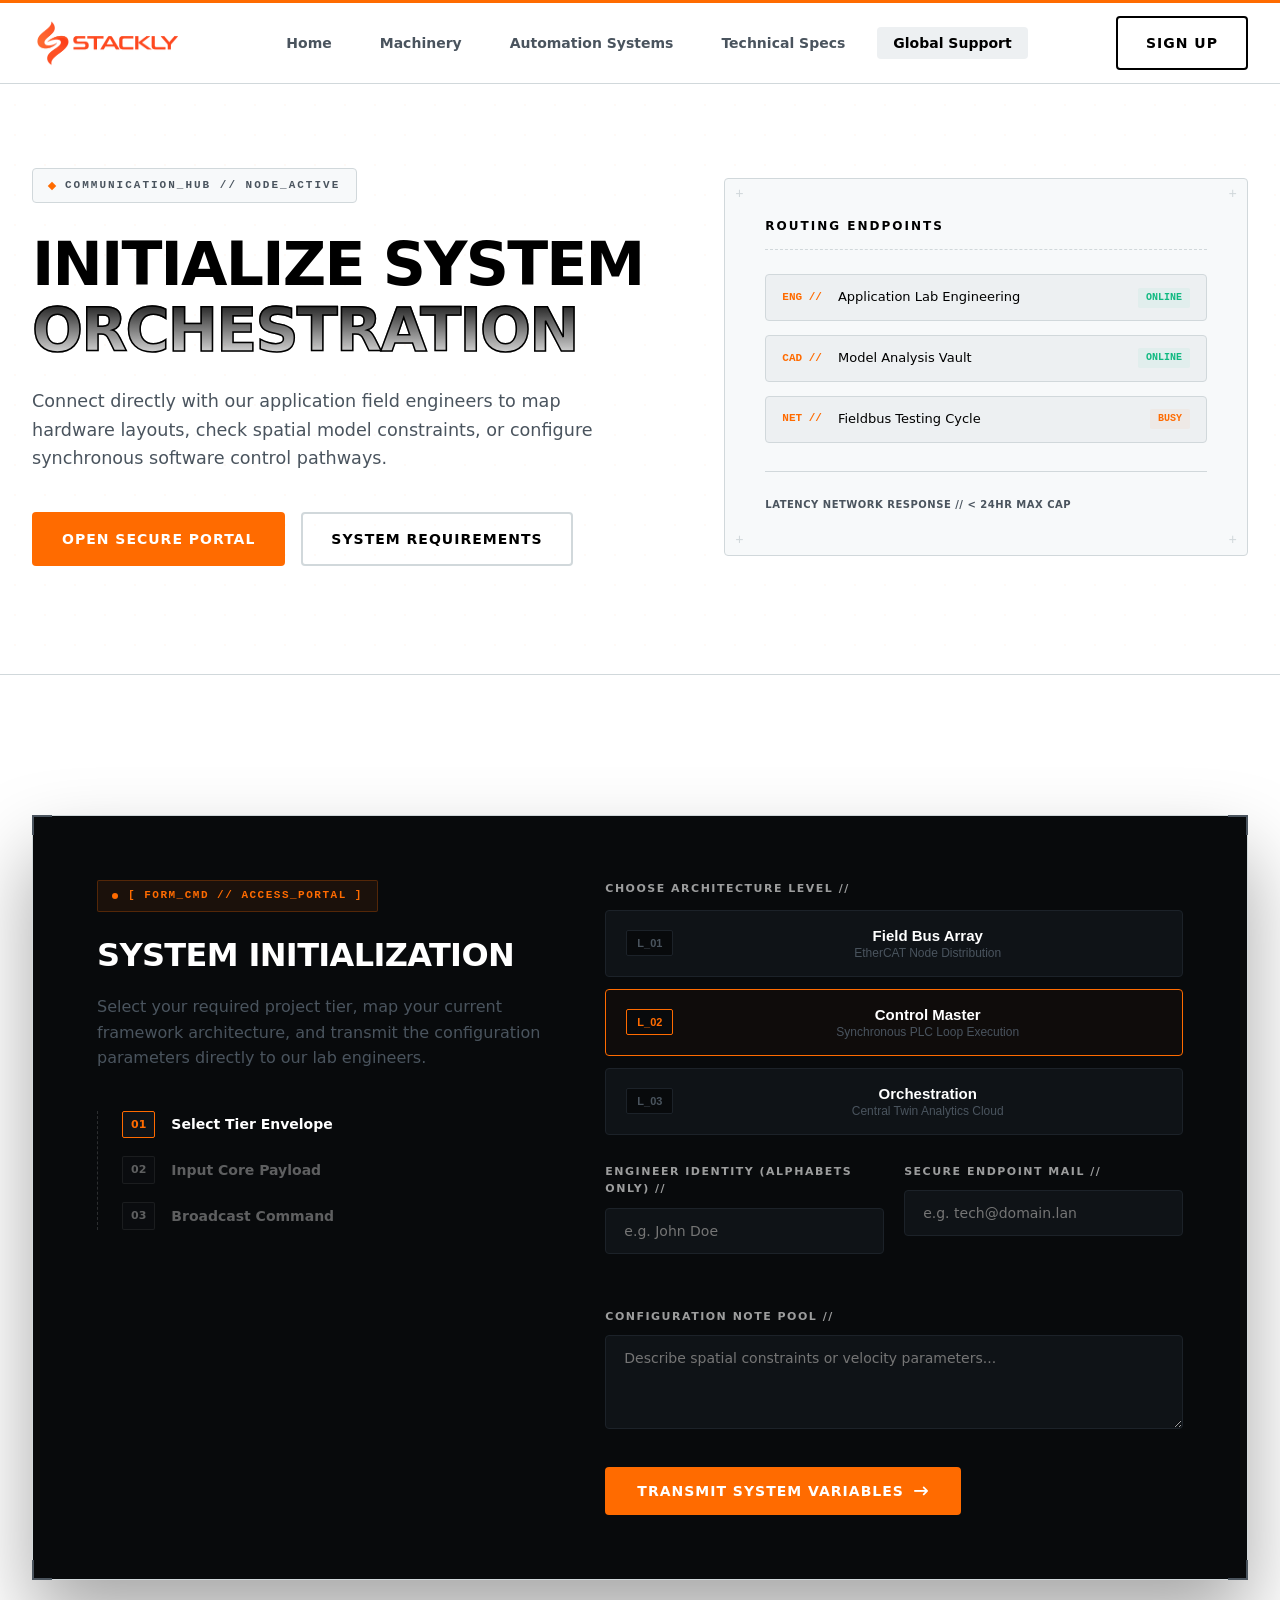
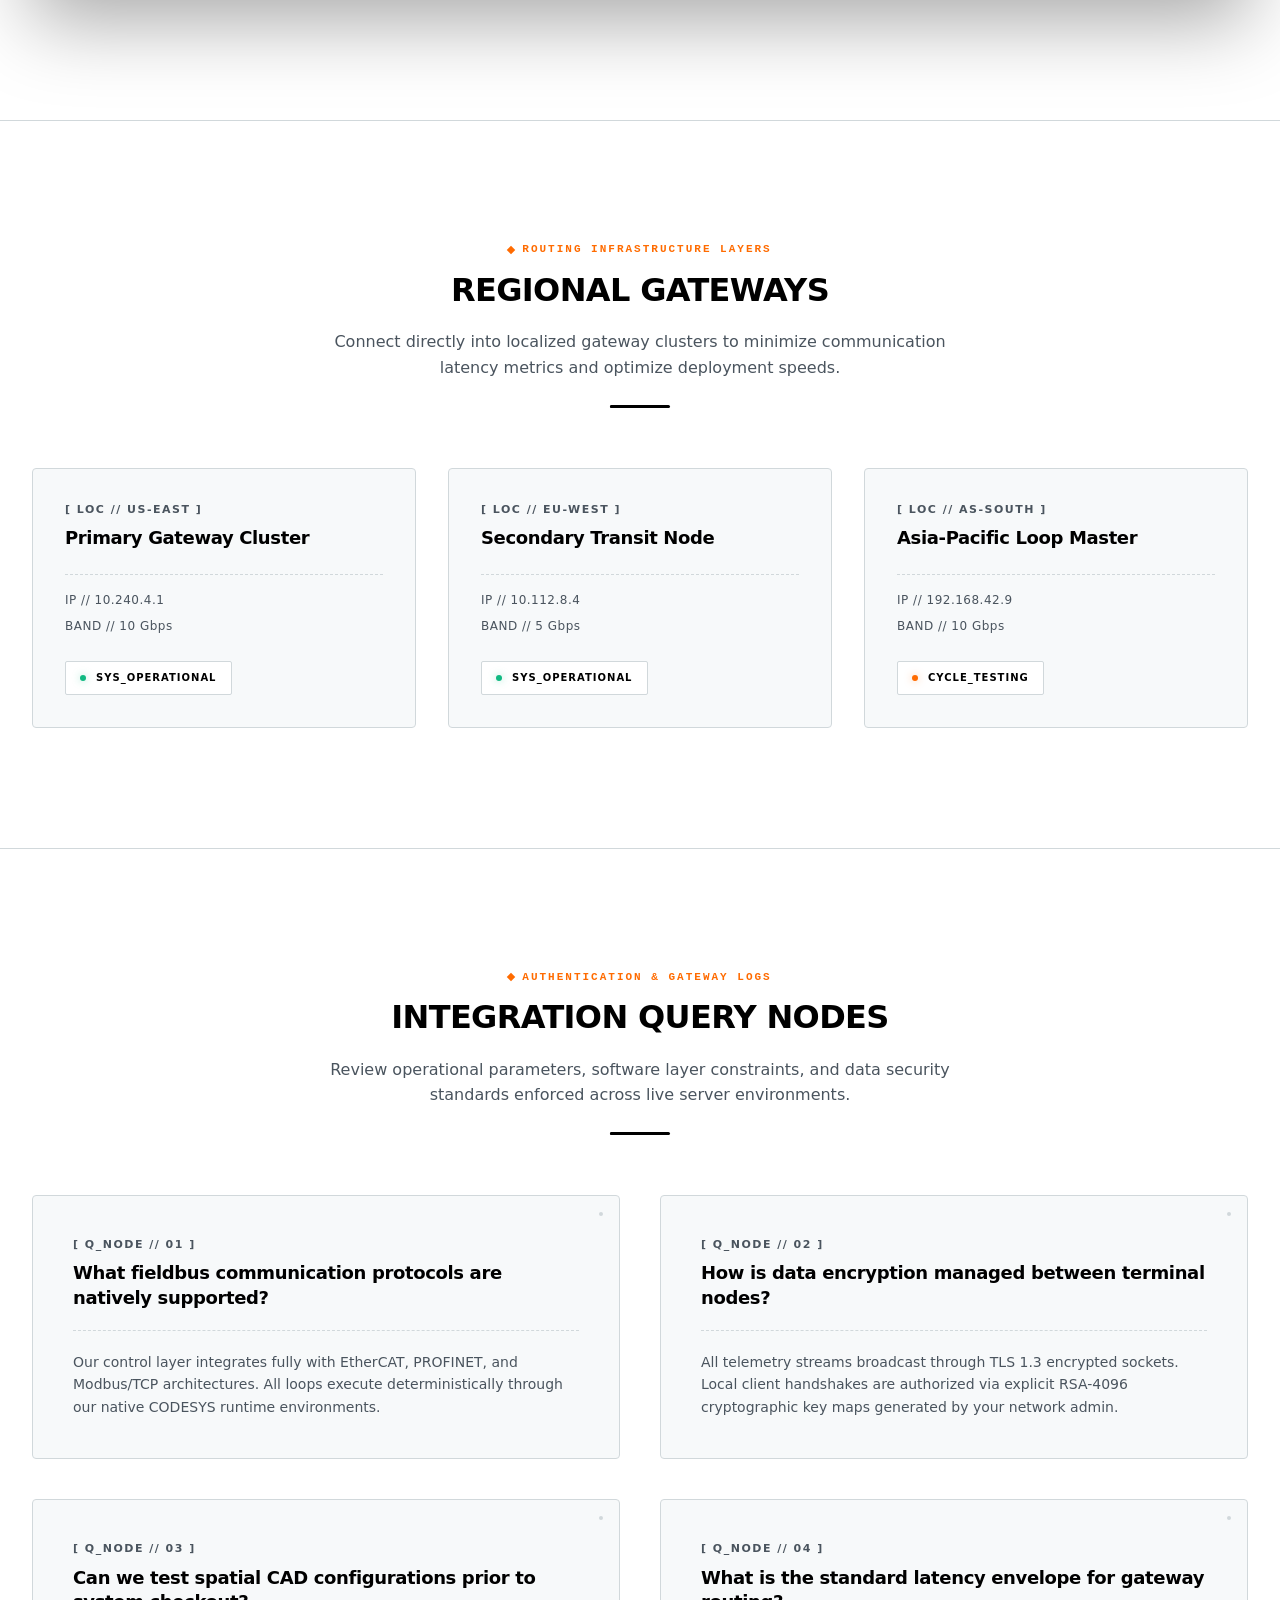
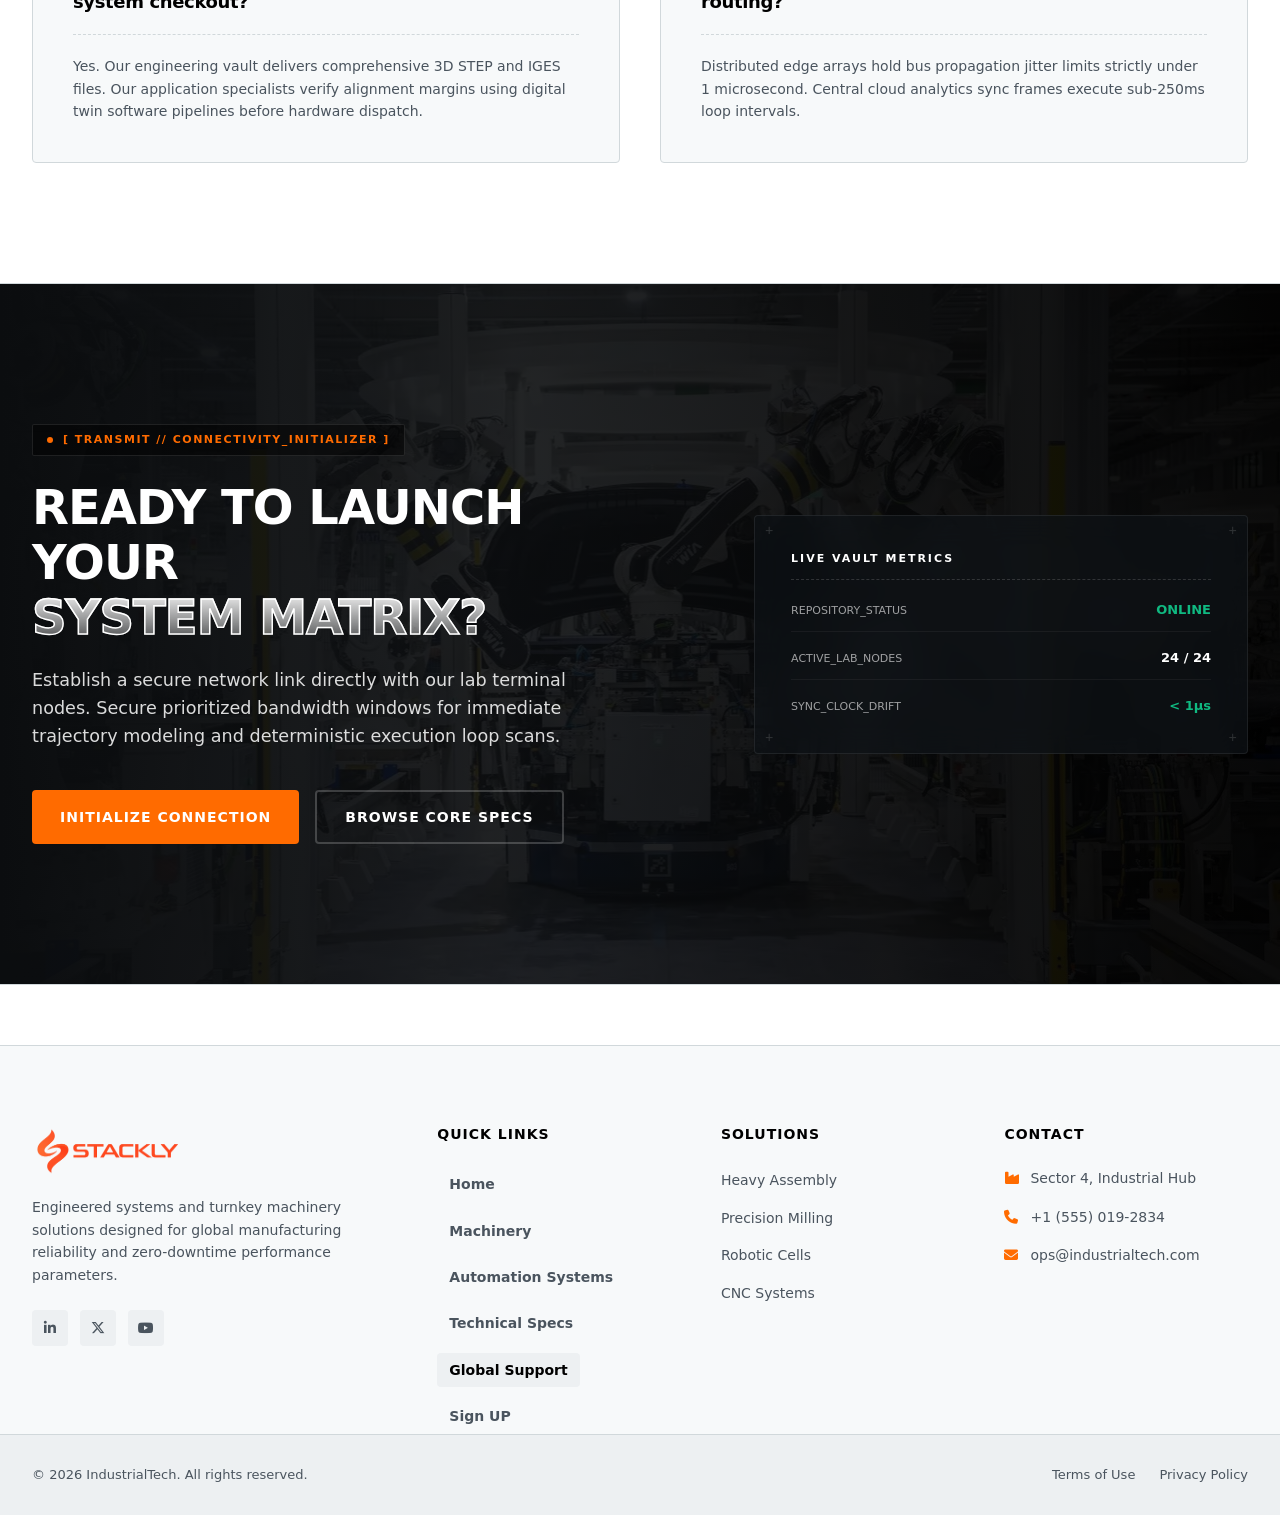
<file: contact.html>
<!DOCTYPE html>
<html lang="en">

<head>
    <meta charset="UTF-8">
    <meta name="viewport" content="width=device-width, initial-scale=1.0">
    <title>Machinery Manufacture</title>
    <link rel="icon" href="./assets/bg remove.webp">
    <link rel="stylesheet" href="style.css">
    <link rel="stylesheet" href="contact.css">

    <link rel="stylesheet" href="./root.css">
    <link href="https://fonts.googleapis.com/icon?family=Material+Icons" rel="stylesheet">
    <link rel="stylesheet" href="https://cdnjs.cloudflare.com/ajax/libs/font-awesome/6.5.1/css/all.min.css">
    <link rel="stylesheet" href="https://unpkg.com/aos@next/dist/aos.css" />
</head>

<body>

    <header class="site-header">
        <div class="container header-container">
            <a href="index.html" class="header-logo">
                <img src="./assets/orange.webp" alt="logo" width="150px" height="50px">
            </a>

            <nav class="main-nav" id="primary-navigation">
                <ul class="nav-list">
                    <li><a href="index.html" class="nav-link">Home</a></li>
                    <li><a href="machinery.html" class="nav-link">Machinery</a></li>
                    <li><a href="auto.html" class="nav-link">Automation Systems</a></li>
                    <li><a href="tech.html" class="nav-link">Technical Specs</a></li>
                    <li><a href="contact.html" class="nav-link">Global Support</a></li>
                </ul>
                <div class="mobile-action-container">
                    <a href="auth.html" class="btn btn-secondary btn-sm">Sign Up</a>
                </div>
            </nav>

            <div class="header-actions">
                <a href="auth.html" class="btn btn-secondary btn-sm desktop-quote-btn">Sign Up</a>
                <button class="mobile-nav-toggle" aria-controls="primary-navigation" aria-expanded="false"
                    aria-label="Toggle menu">
                    <span class="hamburger-bar"></span>
                    <span class="hamburger-bar"></span>
                    <span class="hamburger-bar"></span>
                </button>
            </div>
        </div>
    </header>







    <!-- ---------------- CONTACT HERO SECTION ---------------- -->
<section class="contact-specs-hero" id="contact-top">
    <!-- Micro dot grid overlay -->
    <div class="contact-wireframe-mesh"></div>

    <div class="container contact-specs-container">

        <!-- Left Main Hero Content -->
        <div class="contact-specs-content" data-aos="fade-right">
            <div class="contact-specs-badge">
                <span class="contact-specs-bullet"></span>
                <span class="contact-specs-badge-txt">COMMUNICATION_HUB // NODE_ACTIVE</span>
            </div>

            <h1 class="contact-specs-title">
                INITIALIZE SYSTEM <br>
                <span class="contact-specs-stroke">ORCHESTRATION</span>
            </h1>

            <p class="contact-specs-lead">
                Connect directly with our application field engineers to map hardware layouts, check spatial model
                constraints, or configure synchronous software control pathways.
            </p>

            <div class="contact-specs-actions">
                <a href="error.html" class="btn btn-primary contact-prime-btn">Open Secure Portal</a>
                <a href="error.html" class="btn btn-secondary contact-outline-btn">System Requirements</a>
            </div>
        </div>

        <!-- Right Side Terminal HUD Box -->
        <div class="contact-specs-aside" data-aos="fade-left" data-aos-delay="200">
            <div class="contact-specs-box">
                <div class="box-crosshair b-tl">+</div>
                <div class="box-crosshair b-tr">+</div>
                <div class="box-crosshair b-bl">+</div>
                <div class="box-crosshair b-br">+</div>

                <h3 class="box-specs-heading">ROUTING ENDPOINTS</h3>

                <div class="box-readout-rows">
                    <div class="box-spec-row">
                        <span class="row-spec-idx">ENG //</span>
                        <span class="row-spec-lbl">Application Lab Engineering</span>
                        <span class="row-spec-status active">ONLINE</span>
                    </div>
                    <div class="box-spec-row">
                        <span class="row-spec-idx">CAD //</span>
                        <span class="row-spec-lbl">Model Analysis Vault</span>
                        <span class="row-spec-status active">ONLINE</span>
                    </div>
                    <div class="box-spec-row">
                        <span class="row-spec-idx">NET //</span>
                        <span class="row-spec-lbl">Fieldbus Testing Cycle</span>
                        <span class="row-spec-status operational">BUSY</span>
                    </div>
                </div>

                <div class="box-specs-footer">
                    <span class="font-mono footer-readout">LATENCY NETWORK RESPONSE // &lt; 24HR MAX CAP</span>
                </div>
            </div>
        </div>

    </div>
</section>






    <!-- ---------------- CONTACT INTEGRATION FORM SECTION ---------------- -->
    <section class="contact-integration-section" id="integration-form">
        <div class="container">

            <!-- Main Dark Terminal Console Dock Frame -->
            <div class="integration-terminal-dock">

                <!-- Contracting Corner Brackets -->
                <div class="dock-bracket bracket-tl"></div>
                <div class="dock-bracket bracket-tr"></div>
                <div class="dock-bracket bracket-bl"></div>
                <div class="dock-bracket bracket-br"></div>

                <div class="integration-grid-layout">

                    <!-- Left Column: Telemetry & Step Matrix -->
                    <div class="integration-info-panel" data-aos="fade-right">
                        <div class="info-system-badge">
                            <span class="status-ping"></span>
                            <span class="tag-label font-mono">[ FORM_CMD // ACCESS_PORTAL ]</span>
                        </div>

                        <h2 class="integration-headline">SYSTEM INITIALIZATION</h2>

                        <p class="integration-lead-text">
                            Select your required project tier, map your current framework architecture, and transmit the
                            configuration parameters directly to our lab engineers.
                        </p>

                        <div class="integration-step-matrix">
                            <div class="step-node active-step">
                                <span class="step-idx font-mono">01</span>
                                <span class="step-label">Select Tier Envelope</span>
                            </div>
                            <div class="step-node">
                                <span class="step-idx font-mono">02</span>
                                <span class="step-label">Input Core Payload</span>
                            </div>
                            <div class="step-node">
                                <span class="step-idx font-mono">03</span>
                                <span class="step-label">Broadcast Command</span>
                            </div>
                        </div>
                    </div>

                    <!-- Right Column: Form Panel -->
                    <div class="integration-form-panel" data-aos="fade-left">
                        <form action="#" class="custom-technical-form" id="param-routing-form" novalidate>

                            <!-- Custom Architecture Selector -->
                            <div class="form-group-block">
                                <label class="form-matrix-label font-mono">CHOOSE ARCHITECTURE LEVEL //</label>
                                <input type="hidden" name="selected_architecture_level" id="arch-level-input"
                                    value="level-02">

                                <div class="custom-selection-matrix">
                                    <button class="custom-method-option" data-value="level-01" onclick="window.location.href='error.html'">
                                        <span class="option-index font-mono">L_01</span>
                                        <div class="option-meta">
                                            <span class="option-title">Field Bus Array</span>
                                            <span class="option-sub">EtherCAT Node Distribution</span>
                                        </div>
                                    </button>

                                    <button class="custom-method-option active-method" data-value="level-02" onclick="window.location.href='error.html'">
                                        <span class="option-index font-mono">L_02</span>
                                        <div class="option-meta">
                                            <span class="option-title">Control Master</span>
                                            <span class="option-sub">Synchronous PLC Loop Execution</span>
                                        </div>
                                    </button>

                                    <button class="custom-method-option" data-value="level-03" onclick="window.location.href='error.html'">
                                        <span class="option-index font-mono">L_03</span>
                                        <div class="option-meta">
                                            <span class="option-title">Orchestration</span>
                                            <span class="option-sub">Central Twin Analytics Cloud</span>
                                        </div>
                                    </button>
                                </div>
                            </div>

                            <!-- Core Inputs Row -->
                            <div class="form-fields-row">
                                <div class="form-input-wrapper">
                                    <label for="sys-name" class="form-matrix-label font-mono">ENGINEER IDENTITY
                                        (ALPHABETS ONLY) //</label>
                                    <input type="text" id="sys-name" class="form-technical-input"
                                        placeholder="e.g. John Doe" required>
                                    <span class="field-error-msg font-mono" id="sys-name-error"></span>
                                </div>

                                <div class="form-input-wrapper">
                                    <label for="sys-email" class="form-matrix-label font-mono">SECURE ENDPOINT MAIL
                                        //</label>
                                    <input type="email" id="sys-email" class="form-technical-input"
                                        placeholder="e.g. tech@domain.lan" required>
                                    <span class="field-error-msg font-mono" id="sys-email-error"></span>
                                </div>
                            </div>

                            <!-- Notes Textarea -->
                            <div class="form-input-wrapper">
                                <label for="sys-message" class="form-matrix-label font-mono">CONFIGURATION NOTE POOL
                                    //</label>
                                <textarea id="sys-message" class="form-technical-textarea" rows="4"
                                    placeholder="Describe spatial constraints or velocity parameters..."></textarea>
                            </div>

                            <!-- Dynamic Alert Message Box -->
                            <div id="contact-form-alert" class="contact-alert-box hidden">
                                <i class="fas fa-exclamation-triangle alert-icon"></i>
                                <span id="contact-alert-text" class="font-mono">Alert placeholder message</span>
                            </div>

                            <!-- Submit Button -->
                            <button type="submit" class="btn btn-primary form-submit-btn">
                                <span>TRANSMIT SYSTEM VARIABLES</span>
                                <i class="fas fa-arrow-right-long button-icon"></i>
                            </button>

                        </form>
                    </div>

                </div>
            </div>

        </div>
    </section>








    <section class="contact-terminal-nodes" id="global-endpoints">
        <div class="container">

            <!-- Section Direction Header -->
            <div class="section-header-block" data-aos="fade-up">
                <div class="section-subtitle">
                    <span class="square-bullet"></span>
                    ROUTING INFRASTRUCTURE LAYERS
                </div>
                <h2 class="section-headline">REGIONAL GATEWAYS</h2>
                <p class="section-lead-text">
                    Connect directly into localized gateway clusters to minimize communication latency metrics and
                    optimize deployment speeds.
                </p>
                <div class="section-divider"></div>
            </div>

            <!-- Node Matrix Array Blocks -->
            <div class="nodes-matrix-grid">

                <!-- Terminal Node 01 -->
                <div class="terminal-node-cell" data-aos="fade-up" data-aos-delay="100">
                    <div class="cell-identity">
                        <span class="cell-coordinate font-mono">[ LOC // US-EAST ]</span>
                        <h3 class="cell-title">Primary Gateway Cluster</h3>
                    </div>
                    <div class="cell-telemetry">
                        <span class="telemetry-item font-mono">IP // 10.240.4.1</span>
                        <span class="telemetry-item font-mono">BAND // 10 Gbps</span>
                    </div>
                    <div class="cell-status-bar">
                        <span class="status-indicator-dot online"></span>
                        <span class="status-text font-mono">SYS_OPERATIONAL</span>
                    </div>
                </div>

                <!-- Terminal Node 02 -->
                <div class="terminal-node-cell" data-aos="fade-up" data-aos-delay="200">
                    <div class="cell-identity">
                        <span class="cell-coordinate font-mono">[ LOC // EU-WEST ]</span>
                        <h3 class="cell-title">Secondary Transit Node</h3>
                    </div>
                    <div class="cell-telemetry">
                        <span class="telemetry-item font-mono">IP // 10.112.8.4</span>
                        <span class="telemetry-item font-mono">BAND // 5 Gbps</span>
                    </div>
                    <div class="cell-status-bar">
                        <span class="status-indicator-dot online"></span>
                        <span class="status-text font-mono">SYS_OPERATIONAL</span>
                    </div>
                </div>

                <!-- Terminal Node 03 -->
                <div class="terminal-node-cell" data-aos="fade-up" data-aos-delay="300">
                    <div class="cell-identity">
                        <span class="cell-coordinate font-mono">[ LOC // AS-SOUTH ]</span>
                        <h3 class="cell-title">Asia-Pacific Loop Master</h3>
                    </div>
                    <div class="cell-telemetry">
                        <span class="telemetry-item font-mono">IP // 192.168.42.9</span>
                        <span class="telemetry-item font-mono">BAND // 10 Gbps</span>
                    </div>
                    <div class="cell-status-bar">
                        <span class="status-indicator-dot testing"></span>
                        <span class="status-text font-mono">CYCLE_TESTING</span>
                    </div>
                </div>

            </div>

        </div>
    </section>







    <section class="security-authentication-section" id="faq-nodes">
        <div class="container">

            <!-- Section Telemetry Header -->
            <div class="section-header-block" data-aos="fade-up">
                <div class="section-subtitle">
                    <span class="square-bullet"></span>
                    AUTHENTICATION & GATEWAY LOGS
                </div>
                <h2 class="section-headline">INTEGRATION QUERY NODES</h2>
                <p class="section-lead-text">
                    Review operational parameters, software layer constraints, and data security standards enforced
                    across live server environments.
                </p>
                <div class="section-divider"></div>
            </div>

            <!-- Asymmetric Monolithic FAQ Grid -->
            <div class="auth-faq-grid">

                <!-- Cell Node 01 -->
                <div class="auth-faq-cell" data-aos="fade-up" data-aos-delay="100">
                    <div class="cell-header-meta">
                        <span class="cell-matrix-id font-mono">[ Q_NODE // 01 ]</span>
                        <h3 class="cell-question-title">What fieldbus communication protocols are natively supported?
                        </h3>
                    </div>
                    <div class="cell-response-body">
                        <p class="cell-response-text">
                            Our control layer integrates fully with EtherCAT, PROFINET, and Modbus/TCP architectures.
                            All loops execute deterministically through our native CODESYS runtime environments.
                        </p>
                    </div>
                </div>

                <!-- Cell Node 02 -->
                <div class="auth-faq-cell" data-aos="fade-up" data-aos-delay="200">
                    <div class="cell-header-meta">
                        <span class="cell-matrix-id font-mono">[ Q_NODE // 02 ]</span>
                        <h3 class="cell-question-title">How is data encryption managed between terminal nodes?</h3>
                    </div>
                    <div class="cell-response-body">
                        <p class="cell-response-text">
                            All telemetry streams broadcast through TLS 1.3 encrypted sockets. Local client handshakes
                            are authorized via explicit RSA-4096 cryptographic key maps generated by your network admin.
                        </p>
                    </div>
                </div>

                <!-- Cell Node 03 -->
                <div class="auth-faq-cell" data-aos="fade-up" data-aos-delay="300">
                    <div class="cell-header-meta">
                        <span class="cell-matrix-id font-mono">[ Q_NODE // 03 ]</span>
                        <h3 class="cell-question-title">Can we test spatial CAD configurations prior to system checkout?
                        </h3>
                    </div>
                    <div class="cell-response-body">
                        <p class="cell-response-text">
                            Yes. Our engineering vault delivers comprehensive 3D STEP and IGES files. Our application
                            specialists verify alignment margins using digital twin software pipelines before hardware
                            dispatch.
                        </p>
                    </div>
                </div>

                <!-- Cell Node 04 -->
                <div class="auth-faq-cell" data-aos="fade-up" data-aos-delay="400">
                    <div class="cell-header-meta">
                        <span class="cell-matrix-id font-mono">[ Q_NODE // 04 ]</span>
                        <h3 class="cell-question-title">What is the standard latency envelope for gateway routing?</h3>
                    </div>
                    <div class="cell-response-body">
                        <p class="cell-response-text">
                            Distributed edge arrays hold bus propagation jitter limits strictly under 1 microsecond.
                            Central cloud analytics sync frames execute sub-250ms loop intervals.
                        </p>
                    </div>
                </div>

            </div>
        </div>
    </section>







    <section class="contact-final-cta" id="initialize-deployment">
        <!-- Full Bleed Architectural Image Lens -->
        <div class="cta-viewport-bg">
            <img src="./assets/img 8.webp" alt="Global Industrial Automation Data Center Hub" width="1920"
                height="650" class="cta-target-image">
        </div>

        <!-- Stark Transparent Technical Layer Overlay -->
        <div class="cta-matrix-overlay"></div>

        <div class="container cta-core-container">
            <div class="cta-split-layout">

                <!-- Left Panel: Action Trigger Station -->
                <div class="cta-trigger-panel" data-aos="fade-right">
                    <div class="cta-directory-node">
                        <span class="directory-ping-pulse"></span>
                        <span class="font-mono node-lbl">[ TRANSMIT // CONNECTIVITY_INITIALIZER ]</span>
                    </div>

                    <h2 class="cta-headline">
                        READY TO LAUNCH YOUR <br>
                        <span class="cta-headline-stroke">SYSTEM MATRIX?</span>
                    </h2>

                    <p class="cta-body-prose">
                        Establish a secure network link directly with our lab terminal nodes. Secure prioritized
                        bandwidth windows for immediate trajectory modeling and deterministic execution loop scans.
                    </p>

                    <div class="cta-action-routes">
                        <a href="error.html" class="btn btn-primary cta-prime-btn">Initialize Connection</a>
                        <a href="error.html" class="btn btn-secondary cta-wire-btn">Browse Core Specs</a>
                    </div>
                </div>

                <!-- Right Panel: Floating Deployment Telemetry Ticker -->
                <div class="cta-telemetry-panel" data-aos="fade-left" data-aos-delay="200">
                    <div class="telemetry-hud-card">
                        <div class="hud-crosshair c-tl">+</div>
                        <div class="hud-crosshair c-tr">+</div>
                        <div class="hud-crosshair c-bl">+</div>
                        <div class="hud-crosshair c-br">+</div>

                        <h4 class="hud-ticker-title font-mono">LIVE VAULT METRICS</h4>

                        <div class="hud-ticker-rows">
                            <div class="ticker-row">
                                <span class="ticker-label font-mono">REPOSITORY_STATUS</span>
                                <span class="ticker-value secure font-mono">ONLINE</span>
                            </div>
                            <div class="ticker-row">
                                <span class="ticker-label font-mono">ACTIVE_LAB_NODES</span>
                                <span class="ticker-value font-mono">24 / 24</span>
                            </div>
                            <div class="ticker-row">
                                <span class="ticker-label font-mono">SYNC_CLOCK_DRIFT</span>
                                <span class="ticker-value secure font-mono">&lt; 1μs</span>
                            </div>
                        </div>
                    </div>
                </div>

            </div>
        </div>
    </section>






    <footer class="site-footer">
        <div class="container footer-grid">
            <div class="footer-brand">
                <a href="index.html" class="footer-logo">
                    <img src="./assets/orange.webp" alt="logo" width="150px" height="50px">
                </a>
                <p class="footer-desc">
                    Engineered systems and turnkey machinery solutions designed for global manufacturing reliability and
                    zero-downtime performance parameters.
                </p>
                <div class="footer-socials">
                    <a href="error.html" aria-label="LinkedIn"><i class="fab fa-linkedin-in"></i></a>
                    <a href="error.html" aria-label="Twitter"><i class="fab fa-x-twitter"></i></a>
                    <a href="error.html" aria-label="YouTube"><i class="fab fa-youtube"></i></a>
                </div>
            </div>

            <div class="footer-nav-col">
                <h3 class="footer-heading">Quick Links</h3>
                <ul class="footer-links">
                    <li><a href="index.html" class="nav-link footer-nav-link">Home</a></li>
                    <li><a href="machinery.html" class="nav-link footer-nav-link">Machinery</a></li>
                    <li><a href="auto.html" class="nav-link footer-nav-link">Automation Systems</a></li>
                    <li><a href="tech.html" class="nav-link footer-nav-link">Technical Specs</a></li>
                    <li><a href="contact.html" class="nav-link footer-nav-link">Global Support</a></li>
                    <li><a href="auth.html" class="nav-link footer-nav-link">Sign UP</a></li>
                </ul>
            </div>

            <div class="footer-col">
                <h3 class="footer-heading">Solutions</h3>
                <ul class="footer-links">
                    <li><a href="error.html">Heavy Assembly</a></li>
                    <li><a href="error.html">Precision Milling</a></li>
                    <li><a href="error.html">Robotic Cells</a></li>
                    <li><a href="error.html">CNC Systems</a></li>
                </ul>
            </div>

            <div class="footer-col">
                <h3 class="footer-heading">Contact</h3>
                <ul class="footer-info">
                    <li><i class="fas fa-industry"></i> Sector 4, Industrial Hub</li>
                    <li><i class="fas fa-phone"></i> +1 (555) 019-2834</li>
                    <li><i class="fas fa-envelope"></i> ops@industrialtech.com</li>
                </ul>
            </div>
        </div>

        <div class="footer-bottom">
            <div class="container footer-bottom-container">
                <p>&copy; 2026 IndustrialTech. All rights reserved.</p>
                <div class="footer-legal">
                    <a href="error.html">Terms of Use</a>
                    <a href="error.html">Privacy Policy</a>
                </div>
            </div>
        </div>
    </footer>

    <script src="script.js"></script>
    <script src="https://unpkg.com/aos@next/dist/aos.js"></script>
    <script>
        document.addEventListener('DOMContentLoaded', () => {
            AOS.init({
                duration: 800,
                easing: 'cubic-bezier(0.25, 1, 0.5, 1)',
                once: true,
                offset: 120
            });
        });
    </script>

    <script>

        document.addEventListener("DOMContentLoaded", function () {
            const methodOptions = document.querySelectorAll(".custom-method-option");
            const architectureInput = document.getElementById("arch-level-input");

            if (methodOptions && architectureInput) {
                methodOptions.forEach(option => {
                    option.addEventListener("click", function () {
                        // Strip current state indicators off previous nodes
                        methodOptions.forEach(opt => opt.classList.remove("active-method"));

                        // Assert new dynamic configuration weights
                        this.classList.add("active-method");

                        // Broadcast value back into hidden control variable fields
                        const targetValue = this.getAttribute("data-value");
                        architectureInput.value = targetValue;
                    });
                });
            }
        });





        document.addEventListener("DOMContentLoaded", function () {
            const contactForm = document.getElementById("param-routing-form");
            const nameInput = document.getElementById("sys-name");
            const emailInput = document.getElementById("sys-email");

            const nameError = document.getElementById("sys-name-error");
            const emailError = document.getElementById("sys-email-error");

            const alertBox = document.getElementById("contact-form-alert");
            const alertText = document.getElementById("contact-alert-text");

            // Custom Architecture Selector Logic
            const archOptions = document.querySelectorAll(".custom-selection-matrix .custom-method-option");
            const archInput = document.getElementById("arch-level-input");

            archOptions.forEach(option => {
                option.addEventListener("click", function () {
                    archOptions.forEach(opt => opt.classList.remove("active-method"));
                    this.classList.add("active-method");
                    if (archInput) {
                        archInput.value = this.getAttribute("data-value");
                    }
                });
            });

            // Helper Regex Functions
            const isPureAlphabets = name => /^[A-Za-z\s]+$/.test(name);
            const isValidEmail = email => /^[^\s@]+@[^\s@]+\.[^\s@]+$/.test(email);

            // Filter Name Input Realtime (Strips non-alphabetic characters as typed)
            if (nameInput) {
                nameInput.addEventListener("input", function () {
                    this.value = this.value.replace(/[^A-Za-z\s]/g, "");
                    if (this.value.trim() !== "") {
                        nameError.textContent = "";
                    }
                });
            }

            if (emailInput) {
                emailInput.addEventListener("input", function () {
                    if (isValidEmail(this.value.trim())) {
                        emailError.textContent = "";
                    }
                });
            }

            function showAlert(message, isSuccess = false) {
                if (alertBox && alertText) {
                    alertText.textContent = message;
                    alertBox.classList.remove("hidden", "success-alert");
                    if (isSuccess) {
                        alertBox.classList.add("success-alert");
                    }
                }
            }

            function clearAlert() {
                if (alertBox) {
                    alertBox.classList.add("hidden");
                }
            }

            // Form Submission Event
            if (contactForm) {
                contactForm.addEventListener("submit", function (e) {
                    e.preventDefault();
                    clearAlert();

                    const nameValue = nameInput.value.trim();
                    const emailValue = emailInput.value.trim();

                    let hasError = false;

                    // 1. Validate Name Field (Alphabets Only)
                    if (!nameValue || !isPureAlphabets(nameValue)) {
                        nameError.textContent = "Identity must contain alphabets only.";
                        hasError = true;
                    } else {
                        nameError.textContent = "";
                    }

                    // 2. Validate Email Endpoint
                    if (!emailValue || !isValidEmail(emailValue)) {
                        emailError.textContent = "Enter a valid email endpoint format.";
                        hasError = true;
                    } else {
                        emailError.textContent = "";
                    }

                    // 3. Prevent Submission if Validation Fails
                    if (hasError) {
                        showAlert("System parameter validation failed. Check highlighted fields.");
                        return;
                    }

                    // 4. Success State & Redirect to error.html
                    showAlert("System parameters verified. Transmitting to gateway...", true);

                    setTimeout(() => {
                        window.location.href = "error.html";
                    }, 1200);
                });
            }
        });



    </script>


</body>

</html>
</file>
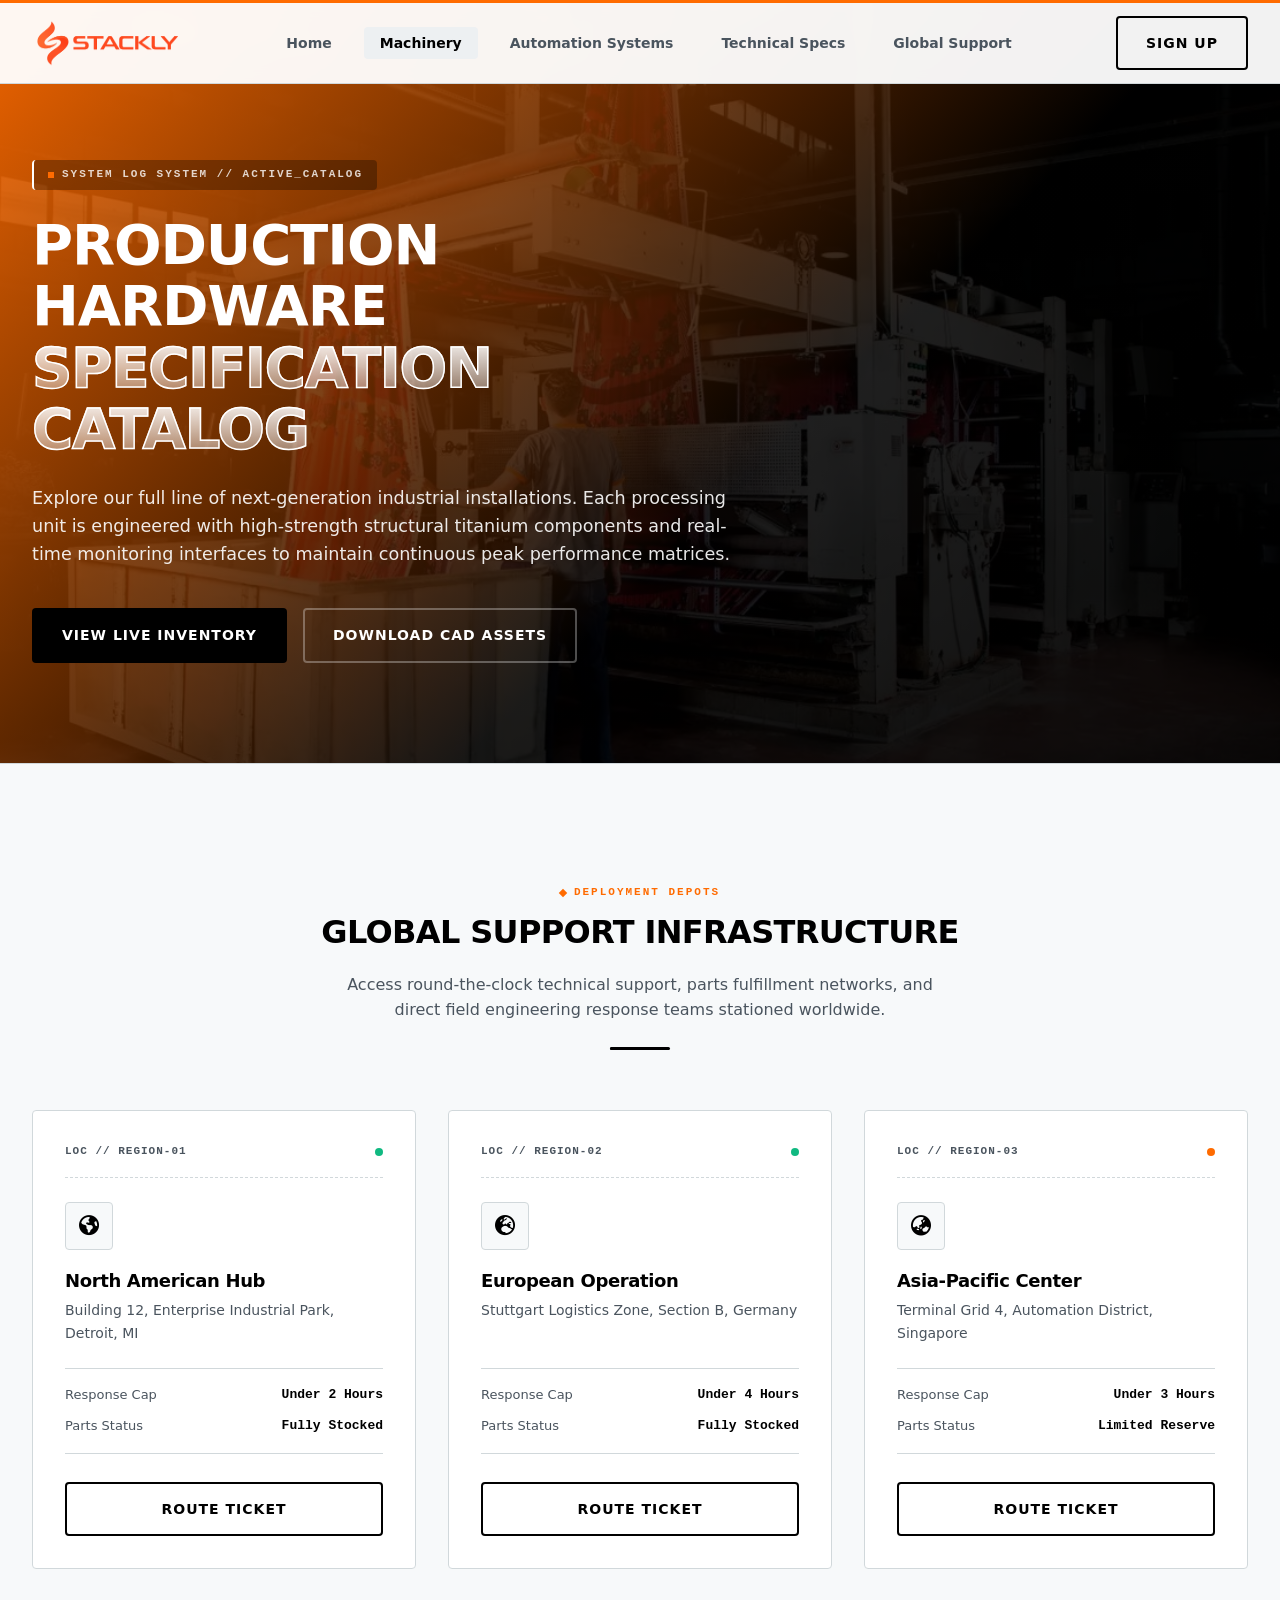
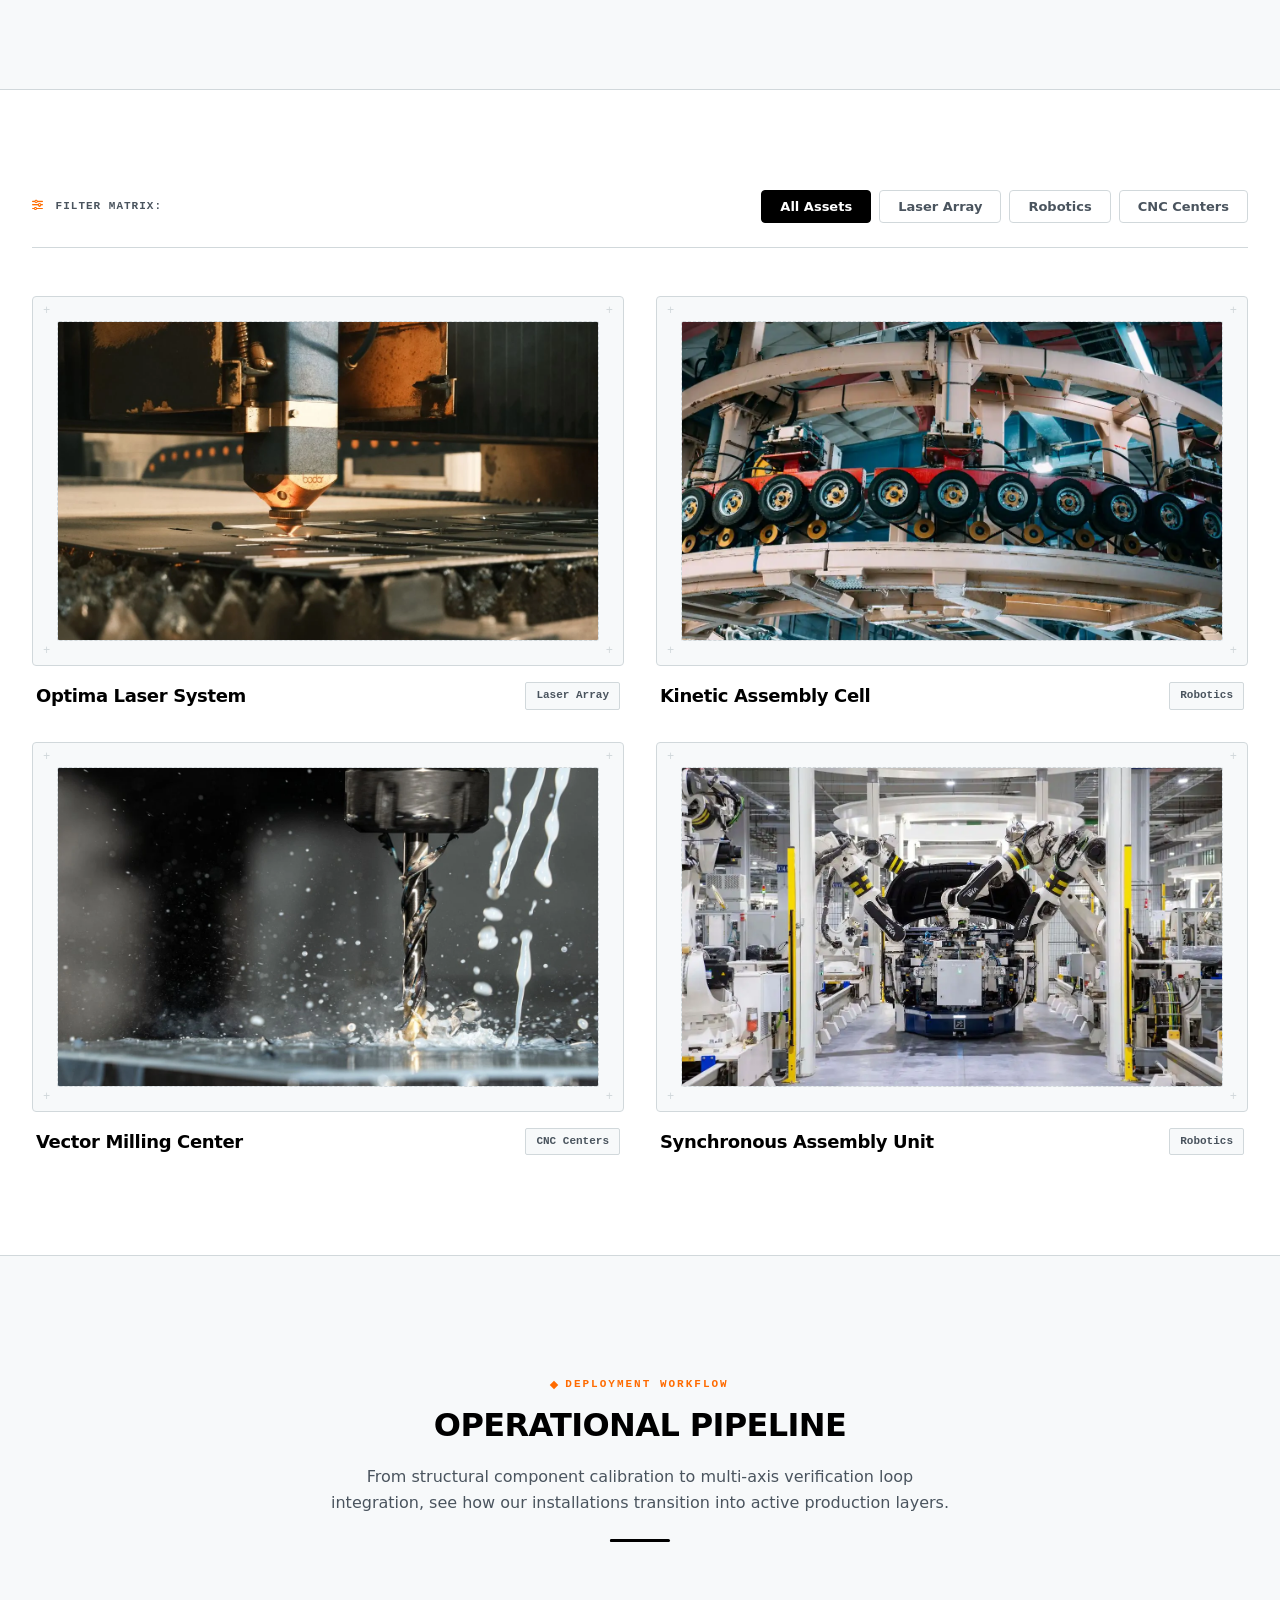
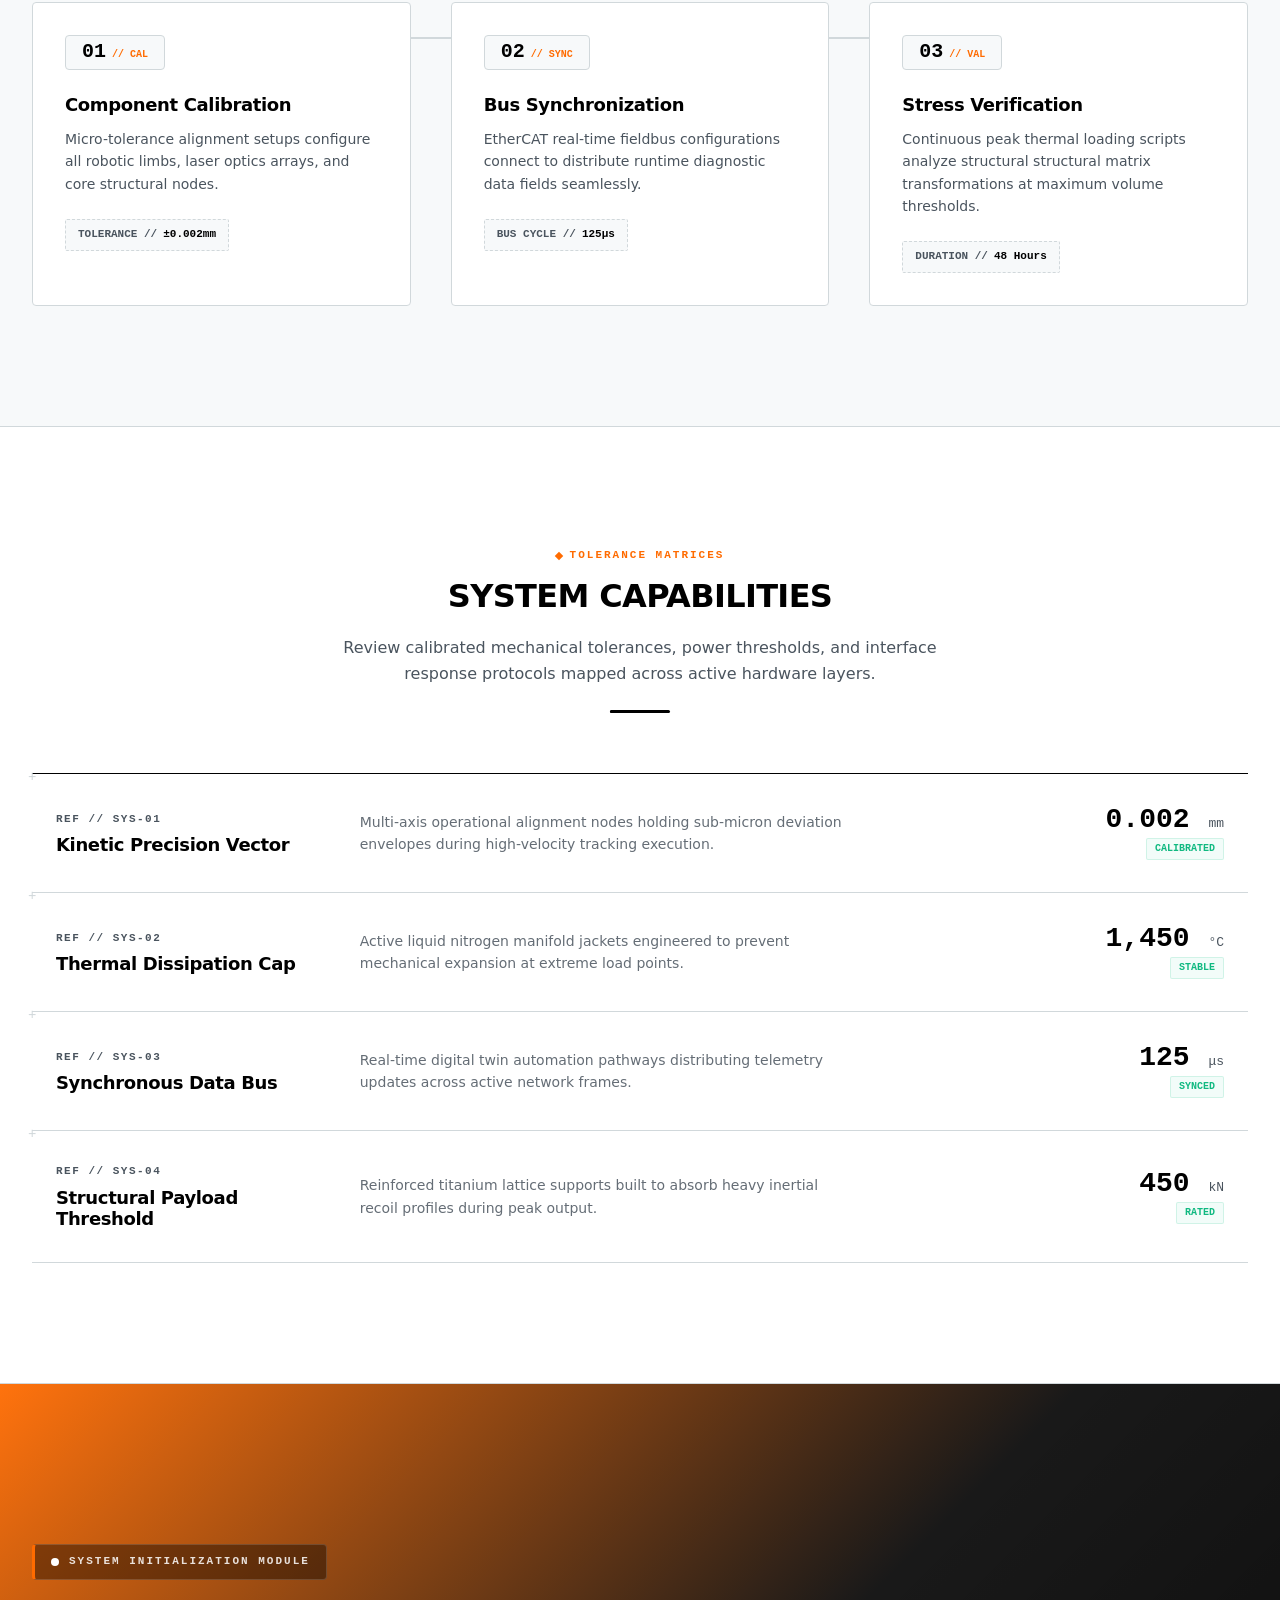
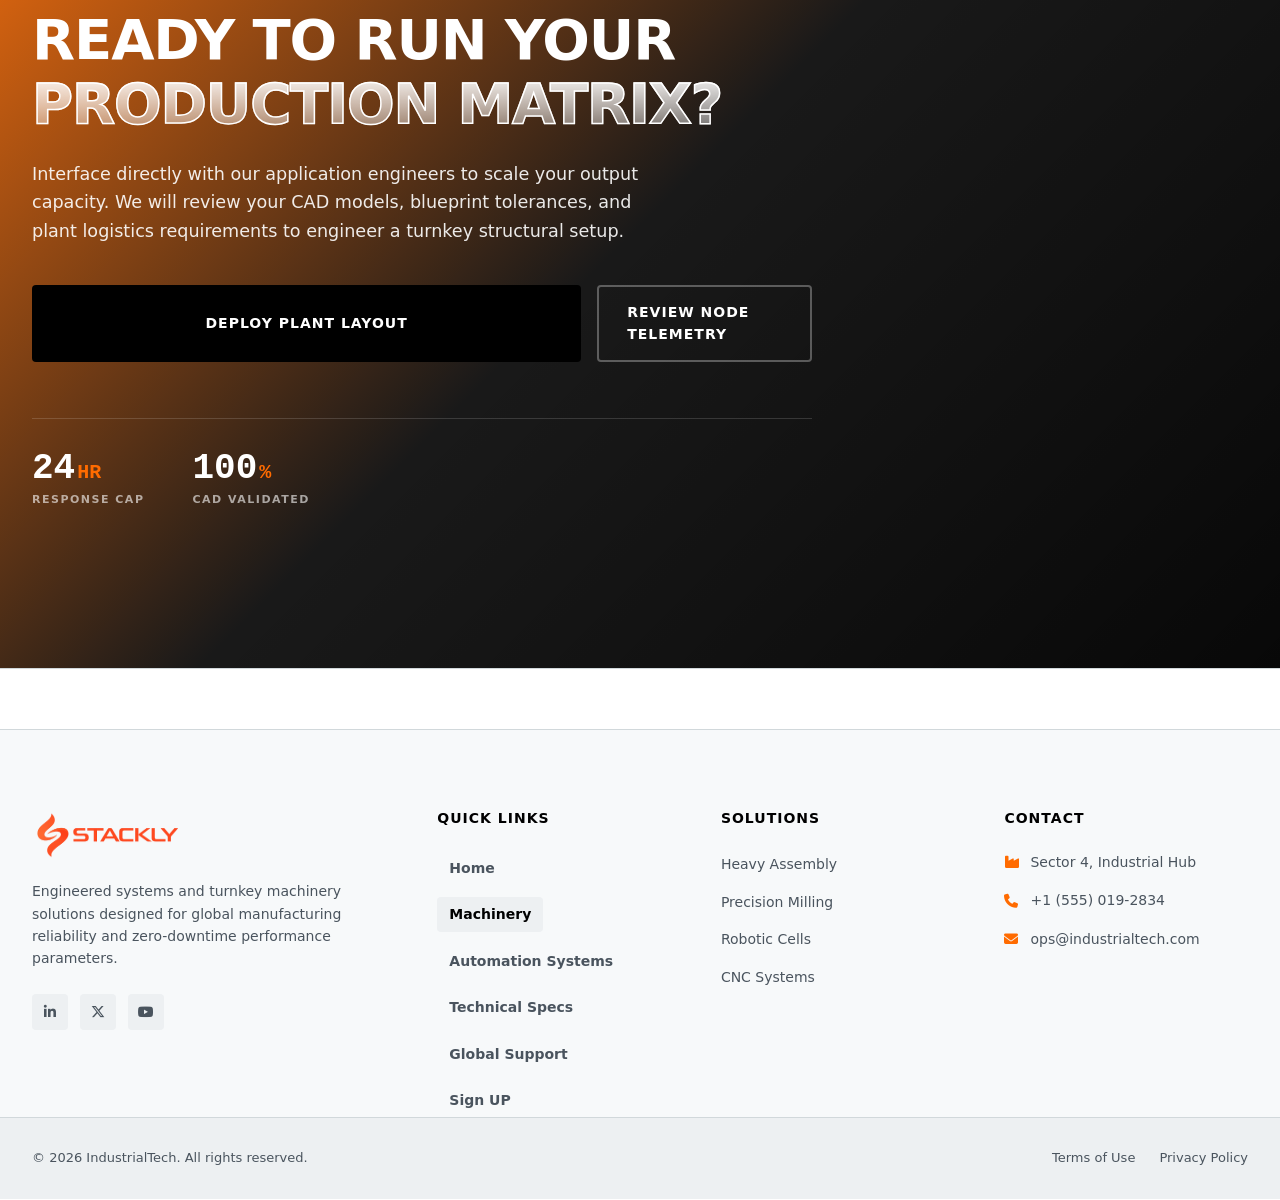
<file: machinery.html>
<!DOCTYPE html>
<html lang="en">

<head>
    <meta charset="UTF-8">
    <meta name="viewport" content="width=device-width, initial-scale=1.0">
    <title>Machinery Manufacture</title>

    <link rel="icon" href="./assets/bg remove.webp">
    <link rel="stylesheet" href="style.css">
    <link rel="stylesheet" href="machinery.css">
    <link rel="stylesheet" href="./root.css">
    <link href="https://fonts.googleapis.com/icon?family=Material+Icons" rel="stylesheet">
    <link rel="stylesheet" href="https://cdnjs.cloudflare.com/ajax/libs/font-awesome/6.5.1/css/all.min.css">
    <link rel="stylesheet" href="https://unpkg.com/aos@next/dist/aos.css" />
</head>

<body>

    <header class="site-header">
        <div class="container header-container">
            <a href="index.html" class="header-logo">
                <img src="./assets/orange.webp" alt="logo" width="150px" height="50px">
            </a>

            <nav class="main-nav" id="primary-navigation">
                <ul class="nav-list">
                    <li><a href="index.html" class="nav-link">Home</a></li>
                    <li><a href="machinery.html" class="nav-link">Machinery</a></li>
                    <li><a href="auto.html" class="nav-link">Automation Systems</a></li>
                    <li><a href="tech.html" class="nav-link">Technical Specs</a></li>
                    <li><a href="contact.html" class="nav-link">Global Support</a></li>
                </ul>
                <div class="mobile-action-container">
                    <a href="auth.html" class="btn btn-secondary btn-sm">Sign Up</a>
                </div>
            </nav>

            <div class="header-actions">
                <a href="auth.html" class="btn btn-secondary btn-sm desktop-quote-btn">Sign Up</a>
                <button class="mobile-nav-toggle" aria-controls="primary-navigation" aria-expanded="false"
                    aria-label="Toggle menu">
                    <span class="hamburger-bar"></span>
                    <span class="hamburger-bar"></span>
                    <span class="hamburger-bar"></span>
                </button>
            </div>
        </div>
    </header>






    <section class="machinery-hero-banner" id="machinery-catalog">
        <div class="machinery-overlay-matrix"></div>
        <div class="container machinery-hero-container">
            <div class="machinery-hero-content" data-aos="fade-right">
                <div class="machinery-status-tag">
                    <span class="machinery-tag-square"></span>
                    SYSTEM LOG SYSTEM // ACTIVE_CATALOG
                </div>
                <h1 class="machinery-hero-title">
                    PRODUCTION HARDWARE <br>
                    <span class="machinery-title-hollow">SPECIFICATION CATALOG</span>
                </h1>
                <p class="machinery-hero-desc">
                    Explore our full line of next-generation industrial installations. Each processing unit is
                    engineered with high-strength structural titanium components and real-time monitoring interfaces to
                    maintain continuous peak performance matrices.
                </p>
                <div class="machinery-hero-actions">
                    <a href="error.html" class="btn btn-primary machinery-dark-btn">View Live Inventory</a>
                    <a href="error.html" class="btn btn-secondary machinery-light-btn">Download CAD Assets</a>
                </div>
            </div>
        </div>
    </section>








    <section class="logistics-node-section" id="support">
        <div class="container">

            <div class="section-header-block" data-aos="fade-up">
                <div class="section-subtitle">
                    <span class="square-bullet"></span>
                    DEPLOYMENT DEPOTS
                </div>
                <h2 class="section-headline">GLOBAL SUPPORT INFRASTRUCTURE</h2>
                <p class="section-lead-text">
                    Access round-the-clock technical support, parts fulfillment networks, and direct field engineering
                    response teams stationed worldwide.
                </p>
                <div class="section-divider"></div>
            </div>

            <div class="logistics-grid">
                <div class="logistics-card" data-aos="fade-up" data-aos-delay="100">
                    <div class="card-coordinate-header">
                        <span class="coord-tag">LOC // REGION-01</span>
                        <span class="status-indicator-dot online-pulse"></span>
                    </div>
                    <div class="card-body-metrics">
                        <div class="icon-frame">
                            <i class="fas fa-earth-americas"></i>
                        </div>
                        <h3 class="node-location-title">North American Hub</h3>
                        <p class="node-address-details">
                            Building 12, Enterprise Industrial Park, Detroit, MI
                        </p>
                    </div>
                    <ul class="node-specs-list">
                        <li><span class="spec-label">Response Cap</span><span class="spec-value">Under 2 Hours</span>
                        </li>
                        <li><span class="spec-label">Parts Status</span><span class="spec-value">Fully Stocked</span>
                        </li>
                    </ul>
                    <a href="error.html" class="btn btn-secondary btn-card-action">Route Ticket</a>
                </div>

                <div class="logistics-card" data-aos="fade-up" data-aos-delay="200">
                    <div class="card-coordinate-header">
                        <span class="coord-tag">LOC // REGION-02</span>
                        <span class="status-indicator-dot online-pulse"></span>
                    </div>
                    <div class="card-body-metrics">
                        <div class="icon-frame">
                            <i class="fas fa-earth-europe"></i>
                        </div>
                        <h3 class="node-location-title">European Operation</h3>
                        <p class="node-address-details">
                            Stuttgart Logistics Zone, Section B, Germany
                        </p>
                    </div>
                    <ul class="node-specs-list">
                        <li><span class="spec-label">Response Cap</span><span class="spec-value">Under 4 Hours</span>
                        </li>
                        <li><span class="spec-label">Parts Status</span><span class="spec-value">Fully Stocked</span>
                        </li>
                    </ul>
                    <a href="error.html" class="btn btn-secondary btn-card-action">Route Ticket</a>
                </div>

                <div class="logistics-card" data-aos="fade-up" data-aos-delay="300">
                    <div class="card-coordinate-header">
                        <span class="coord-tag">LOC // REGION-03</span>
                        <span class="status-indicator-dot offline-amber"></span>
                    </div>
                    <div class="card-body-metrics">
                        <div class="icon-frame">
                            <i class="fas fa-earth-asia"></i>
                        </div>
                        <h3 class="node-location-title">Asia-Pacific Center</h3>
                        <p class="node-address-details">
                            Terminal Grid 4, Automation District, Singapore
                        </p>
                    </div>
                    <ul class="node-specs-list">
                        <li><span class="spec-label">Response Cap</span><span class="spec-value">Under 3 Hours</span>
                        </li>
                        <li><span class="spec-label">Parts Status</span><span class="spec-value">Limited Reserve</span>
                        </li>
                    </ul>
                    <a href="error.html" class="btn btn-secondary btn-card-action">Route Ticket</a>
                </div>
            </div>

        </div>
    </section>






<section class="machinery-gallery-section" id="catalog-grid">
    <div class="container">
        
        <div class="gallery-control-bar" data-aos="fade-up">
            <span class="gallery-filter-label"><i class="fas fa-sliders"></i> FILTER MATRIX:</span>
            <div class="filter-group">
                <button class="filter-btn active" onclick="window.location.href='error.html'">All Assets</button>
                <button class="filter-btn" onclick="window.location.href='error.html'">Laser Array</button>
                <button class="filter-btn" onclick="window.location.href='error.html'">Robotics</button>
                <button class="filter-btn" onclick="window.location.href='error.html'">CNC Centers</button>
            </div>
        </div>

        <div class="machinery-gallery-grid">
            
            <!-- Asset Card 01 -->
            <div class="gallery-item" data-aos="fade-up" data-aos-delay="100">
                <div class="gallery-viewport">
                    <div class="view-crosshair x-tl">+</div>
                    <div class="view-crosshair x-tr">+</div>
                    <div class="view-crosshair x-bl">+</div>
                    <div class="view-crosshair x-br">+</div>
                    <div class="gallery-image-wrapper">
                        <img src="./assets/img 5.webp" alt="Optima Laser System" width="630" height="450" class="gallery-asset-img">
                    </div>
                    <div class="gallery-item-overlay">
                        <span class="gallery-zoom-icon"><i class="fas fa-expand"></i></span>
                        <div class="overlay-meta-specs">
                            <span>OPT-7 // 12kW FIBER</span>
                            <span>AXIAL ACCURACY: 0.001MM</span>
                        </div>
                    </div>
                </div>
                <div class="gallery-caption">
                    <h3 class="gallery-item-title">Optima Laser System</h3>
                    <span class="gallery-item-category">Laser Array</span>
                </div>
            </div>

            <!-- Asset Card 02 -->
            <div class="gallery-item" data-aos="fade-up" data-aos-delay="200">
                <div class="gallery-viewport">
                    <div class="view-crosshair x-tl">+</div>
                    <div class="view-crosshair x-tr">+</div>
                    <div class="view-crosshair x-bl">+</div>
                    <div class="view-crosshair x-br">+</div>
                    <div class="gallery-image-wrapper">
                        <img src="./assets/img 6.webp" alt="Kinetic Assembly Cell" width="630" height="450" class="gallery-asset-img">
                    </div>
                    <div class="gallery-item-overlay">
                        <span class="gallery-zoom-icon"><i class="fas fa-expand"></i></span>
                        <div class="overlay-meta-specs">
                            <span>ROBO-WELD // 6-AXIS</span>
                            <span>PAYLOAD CAP: 250KG</span>
                        </div>
                    </div>
                </div>
                <div class="gallery-caption">
                    <h3 class="gallery-item-title">Kinetic Assembly Cell</h3>
                    <span class="gallery-item-category">Robotics</span>
                </div>
            </div>

            <!-- Asset Card 03 -->
            <div class="gallery-item" data-aos="fade-up" data-aos-delay="300">
                <div class="gallery-viewport">
                    <div class="view-crosshair x-tl">+</div>
                    <div class="view-crosshair x-tr">+</div>
                    <div class="view-crosshair x-bl">+</div>
                    <div class="view-crosshair x-br">+</div>
                    <div class="gallery-image-wrapper">
                        <img src="./assets/img 7.webp" alt="Vector Milling Center" width="630" height="450" class="gallery-asset-img">
                    </div>
                    <div class="gallery-item-overlay">
                        <span class="gallery-zoom-icon"><i class="fas fa-expand"></i></span>
                        <div class="overlay-meta-specs">
                            <span>VEC-9 // 5-AXIS MILL</span>
                            <span>SPINDLE: 24,000 RPM</span>
                        </div>
                    </div>
                </div>
                <div class="gallery-caption">
                    <h3 class="gallery-item-title">Vector Milling Center</h3>
                    <span class="gallery-item-category">CNC Centers</span>
                </div>
            </div>

            <!-- Asset Card 04 -->
            <div class="gallery-item" data-aos="fade-up" data-aos-delay="400">
                <div class="gallery-viewport">
                    <div class="view-crosshair x-tl">+</div>
                    <div class="view-crosshair x-tr">+</div>
                    <div class="view-crosshair x-bl">+</div>
                    <div class="view-crosshair x-br">+</div>
                    <div class="gallery-image-wrapper">
                        <img src="./assets/img 8.webp" alt="Synchronous Assembly Unit" width="630" height="450" class="gallery-asset-img">
                    </div>
                    <div class="gallery-item-overlay">
                        <span class="gallery-zoom-icon"><i class="fas fa-expand"></i></span>
                        <div class="overlay-meta-specs">
                            <span>SYN-CHUB // SYNC_CELL</span>
                            <span>FEED RATE: 60M/MIN</span>
                        </div>
                    </div>
                </div>
                <div class="gallery-caption">
                    <h3 class="gallery-item-title">Synchronous Assembly Unit</h3>
                    <span class="gallery-item-category">Robotics</span>
                </div>
            </div>

        </div>
    </div>
</section>









<section class="machinery-workflow-section" id="process-flow">
    <div class="container">
        
        <div class="section-header-block" data-aos="fade-up">
            <div class="section-subtitle">
                <span class="square-bullet"></span>
                DEPLOYMENT WORKFLOW
            </div>
            <h2 class="section-headline">OPERATIONAL PIPELINE</h2>
            <p class="section-lead-text">
                From structural component calibration to multi-axis verification loop integration, see how our installations transition into active production layers.
            </p>
            <div class="section-divider"></div>
        </div>

        <div class="workflow-pipeline-container">
            <!-- Step 01 -->
            <div class="workflow-node-card" data-aos="fade-up" data-aos-delay="100">
                <div class="node-numeric-badge">
                    <span class="badge-number">01</span>
                    <span class="badge-tag">// CAL</span>
                </div>
                <div class="node-body-content">
                    <h3 class="node-inner-title">Component Calibration</h3>
                    <p class="node-inner-desc">
                        Micro-tolerance alignment setups configure all robotic limbs, laser optics arrays, and core structural nodes.
                    </p>
                    <div class="node-telemetry-pill">
                        <span class="pill-label">TOLERANCE //</span>
                        <span class="pill-value">±0.002mm</span>
                    </div>
                </div>
            </div>

            <!-- Step 02 -->
            <div class="workflow-node-card" data-aos="fade-up" data-aos-delay="200">
                <div class="node-numeric-badge">
                    <span class="badge-number">02</span>
                    <span class="badge-tag">// SYNC</span>
                </div>
                <div class="node-body-content">
                    <h3 class="node-inner-title">Bus Synchronization</h3>
                    <p class="node-inner-desc">
                        EtherCAT real-time fieldbus configurations connect to distribute runtime diagnostic data fields seamlessly.
                    </p>
                    <div class="node-telemetry-pill">
                        <span class="pill-label">BUS CYCLE //</span>
                        <span class="pill-value">125μs</span>
                    </div>
                </div>
            </div>

            <!-- Step 03 -->
            <div class="workflow-node-card" data-aos="fade-up" data-aos-delay="300">
                <div class="node-numeric-badge">
                    <span class="badge-number">03</span>
                    <span class="badge-tag">// VAL</span>
                </div>
                <div class="node-body-content">
                    <h3 class="node-inner-title">Stress Verification</h3>
                    <p class="node-inner-desc">
                        Continuous peak thermal loading scripts analyze structural structural matrix transformations at maximum volume thresholds.
                    </p>
                    <div class="node-telemetry-pill">
                        <span class="pill-label">DURATION //</span>
                        <span class="pill-value">48 Hours</span>
                    </div>
                </div>
            </div>
        </div>

    </div>
</section>







<section class="blueprint-drawer-section" id="technical-specs">
    <div class="container">
        
        <div class="section-header-block" data-aos="fade-up">
            <div class="section-subtitle">
                <span class="square-bullet"></span>
                TOLERANCE MATRICES
            </div>
            <h2 class="section-headline">SYSTEM CAPABILITIES</h2>
            <p class="section-lead-text">
                Review calibrated mechanical tolerances, power thresholds, and interface response protocols mapped across active hardware layers.
            </p>
            <div class="section-divider"></div>
        </div>

        <div class="drawer-matrix-container">
            
            <!-- Matrix Row 01 -->
            <div class="matrix-drawer-row" data-aos="fade-up" data-aos-delay="100">
                <div class="drawer-axis-indicator">+</div>
                <div class="drawer-meta-zone">
                    <span class="drawer-serial">REF // SYS-01</span>
                    <h3 class="drawer-title">Kinetic Precision Vector</h3>
                </div>
                <div class="drawer-description-zone">
                    <p class="drawer-text">Multi-axis operational alignment nodes holding sub-micron deviation envelopes during high-velocity tracking execution.</p>
                </div>
                <div class="drawer-parameter-zone">
                    <span class="parameter-value">0.002 <span class="parameter-unit">mm</span></span>
                    <span class="parameter-status">CALIBRATED</span>
                </div>
            </div>

            <!-- Matrix Row 02 -->
            <div class="matrix-drawer-row" data-aos="fade-up" data-aos-delay="200">
                <div class="drawer-axis-indicator">+</div>
                <div class="drawer-meta-zone">
                    <span class="drawer-serial">REF // SYS-02</span>
                    <h3 class="drawer-title">Thermal Dissipation Cap</h3>
                </div>
                <div class="drawer-description-zone">
                    <p class="drawer-text">Active liquid nitrogen manifold jackets engineered to prevent mechanical expansion at extreme load points.</p>
                </div>
                <div class="drawer-parameter-zone">
                    <span class="parameter-value">1,450 <span class="parameter-unit">°C</span></span>
                    <span class="parameter-status">STABLE</span>
                </div>
            </div>

            <!-- Matrix Row 03 -->
            <div class="matrix-drawer-row" data-aos="fade-up" data-aos-delay="300">
                <div class="drawer-axis-indicator">+</div>
                <div class="drawer-meta-zone">
                    <span class="drawer-serial">REF // SYS-03</span>
                    <h3 class="drawer-title">Synchronous Data Bus</h3>
                </div>
                <div class="drawer-description-zone">
                    <p class="drawer-text">Real-time digital twin automation pathways distributing telemetry updates across active network frames.</p>
                </div>
                <div class="drawer-parameter-zone">
                    <span class="parameter-value">125 <span class="parameter-unit">μs</span></span>
                    <span class="parameter-status">SYNCED</span>
                </div>
            </div>

            <!-- Matrix Row 04 -->
            <div class="matrix-drawer-row" data-aos="fade-up" data-aos-delay="400">
                <div class="drawer-axis-indicator">+</div>
                <div class="drawer-meta-zone">
                    <span class="drawer-serial">REF // SYS-04</span>
                    <h3 class="drawer-title">Structural Payload Threshold</h3>
                </div>
                <div class="drawer-description-zone">
                    <p class="drawer-text">Reinforced titanium lattice supports built to absorb heavy inertial recoil profiles during peak output.</p>
                </div>
                <div class="drawer-parameter-zone">
                    <span class="parameter-value">450 <span class="parameter-unit">kN</span></span>
                    <span class="parameter-status">RATED</span>
                </div>
            </div>

        </div>
    </div>
</section>







<section class="final-hero-cta" id="initialize-pipeline">
    <div class="chromatic-pipeline-overlay"></div>
    <div class="container pipeline-cta-container">
        
        <div class="pipeline-cta-content" data-aos="fade-right">
            <div class="pipeline-status-badge">
                <span class="pipeline-pulse-dot"></span>
                <span class="pipeline-badge-label">SYSTEM INITIALIZATION MODULE</span>
            </div>
            
            <h2 class="pipeline-main-title">
                READY TO RUN YOUR <br>
                <span class="pipeline-title-hollow">PRODUCTION MATRIX?</span>
            </h2>
            
            <p class="pipeline-support-text">
                Interface directly with our application engineers to scale your output capacity. We will review your CAD models, blueprint tolerances, and plant logistics requirements to engineer a turnkey structural setup.
            </p>
            
            <div class="pipeline-action-zone">
                <a href="error.html" class="btn btn-primary premium-action-btn">Deploy Plant Layout</a>
                <a href="error.html" class="btn btn-secondary premium-wire-btn">Review Node Telemetry</a>
            </div>
            
            <div class="pipeline-footer-readout">
                <div class="readout-node">
                    <span class="readout-metric">24<span class="readout-unit">HR</span></span>
                    <span class="readout-tag">RESPONSE CAP</span>
                </div>
                <div class="readout-node">
                    <span class="readout-metric">100<span class="readout-unit">%</span></span>
                    <span class="readout-tag">CAD VALIDATED</span>
                </div>
            </div>
        </div>
        
    </div>
</section>







    <footer class="site-footer">
        <div class="container footer-grid">
            <div class="footer-brand">
                <a href="index.html" class="footer-logo">
                    <img src="./assets/orange.webp" alt="logo" width="150px" height="50px">
                </a>
                <p class="footer-desc">
                    Engineered systems and turnkey machinery solutions designed for global manufacturing reliability and
                    zero-downtime performance parameters.
                </p>
                <div class="footer-socials">
                    <a href="error.html" aria-label="LinkedIn"><i class="fab fa-linkedin-in"></i></a>
                    <a href="error.html" aria-label="Twitter"><i class="fab fa-x-twitter"></i></a>
                    <a href="error.html" aria-label="YouTube"><i class="fab fa-youtube"></i></a>
                </div>
            </div>

            <div class="footer-nav-col">
                <h3 class="footer-heading">Quick Links</h3>
                <ul class="footer-links">
                    <li><a href="index.html" class="nav-link footer-nav-link">Home</a></li>
                    <li><a href="machinery.html" class="nav-link footer-nav-link">Machinery</a></li>
                    <li><a href="auto.html" class="nav-link footer-nav-link">Automation Systems</a></li>
                    <li><a href="tech.html" class="nav-link footer-nav-link">Technical Specs</a></li>
                    <li><a href="contact.html" class="nav-link footer-nav-link">Global Support</a></li>
                    <li><a href="auth.html" class="nav-link footer-nav-link">Sign UP</a></li>
                </ul>
            </div>

            <div class="footer-col">
                <h3 class="footer-heading">Solutions</h3>
                <ul class="footer-links">
                    <li><a href="error.html">Heavy Assembly</a></li>
                    <li><a href="error.html">Precision Milling</a></li>
                    <li><a href="error.html">Robotic Cells</a></li>
                    <li><a href="error.html">CNC Systems</a></li>
                </ul>
            </div>

            <div class="footer-col">
                <h3 class="footer-heading">Contact</h3>
                <ul class="footer-info">
                    <li><i class="fas fa-industry"></i> Sector 4, Industrial Hub</li>
                    <li><i class="fas fa-phone"></i> +1 (555) 019-2834</li>
                    <li><i class="fas fa-envelope"></i> ops@industrialtech.com</li>
                </ul>
            </div>
        </div>

        <div class="footer-bottom">
            <div class="container footer-bottom-container">
                <p>&copy; 2026 IndustrialTech. All rights reserved.</p>
                <div class="footer-legal">
                    <a href="error.html">Terms of Use</a>
                    <a href="error.html">Privacy Policy</a>
                </div>
            </div>
        </div>
    </footer>

    <script src="script.js"></script>
    <script src="https://unpkg.com/aos@next/dist/aos.js"></script>
    <script>
        document.addEventListener('DOMContentLoaded', () => {
            AOS.init({
                duration: 800,
                easing: 'cubic-bezier(0.25, 1, 0.5, 1)',
                once: true,
                offset: 120
            });
        });
    </script>
</body>

</html>
</file>
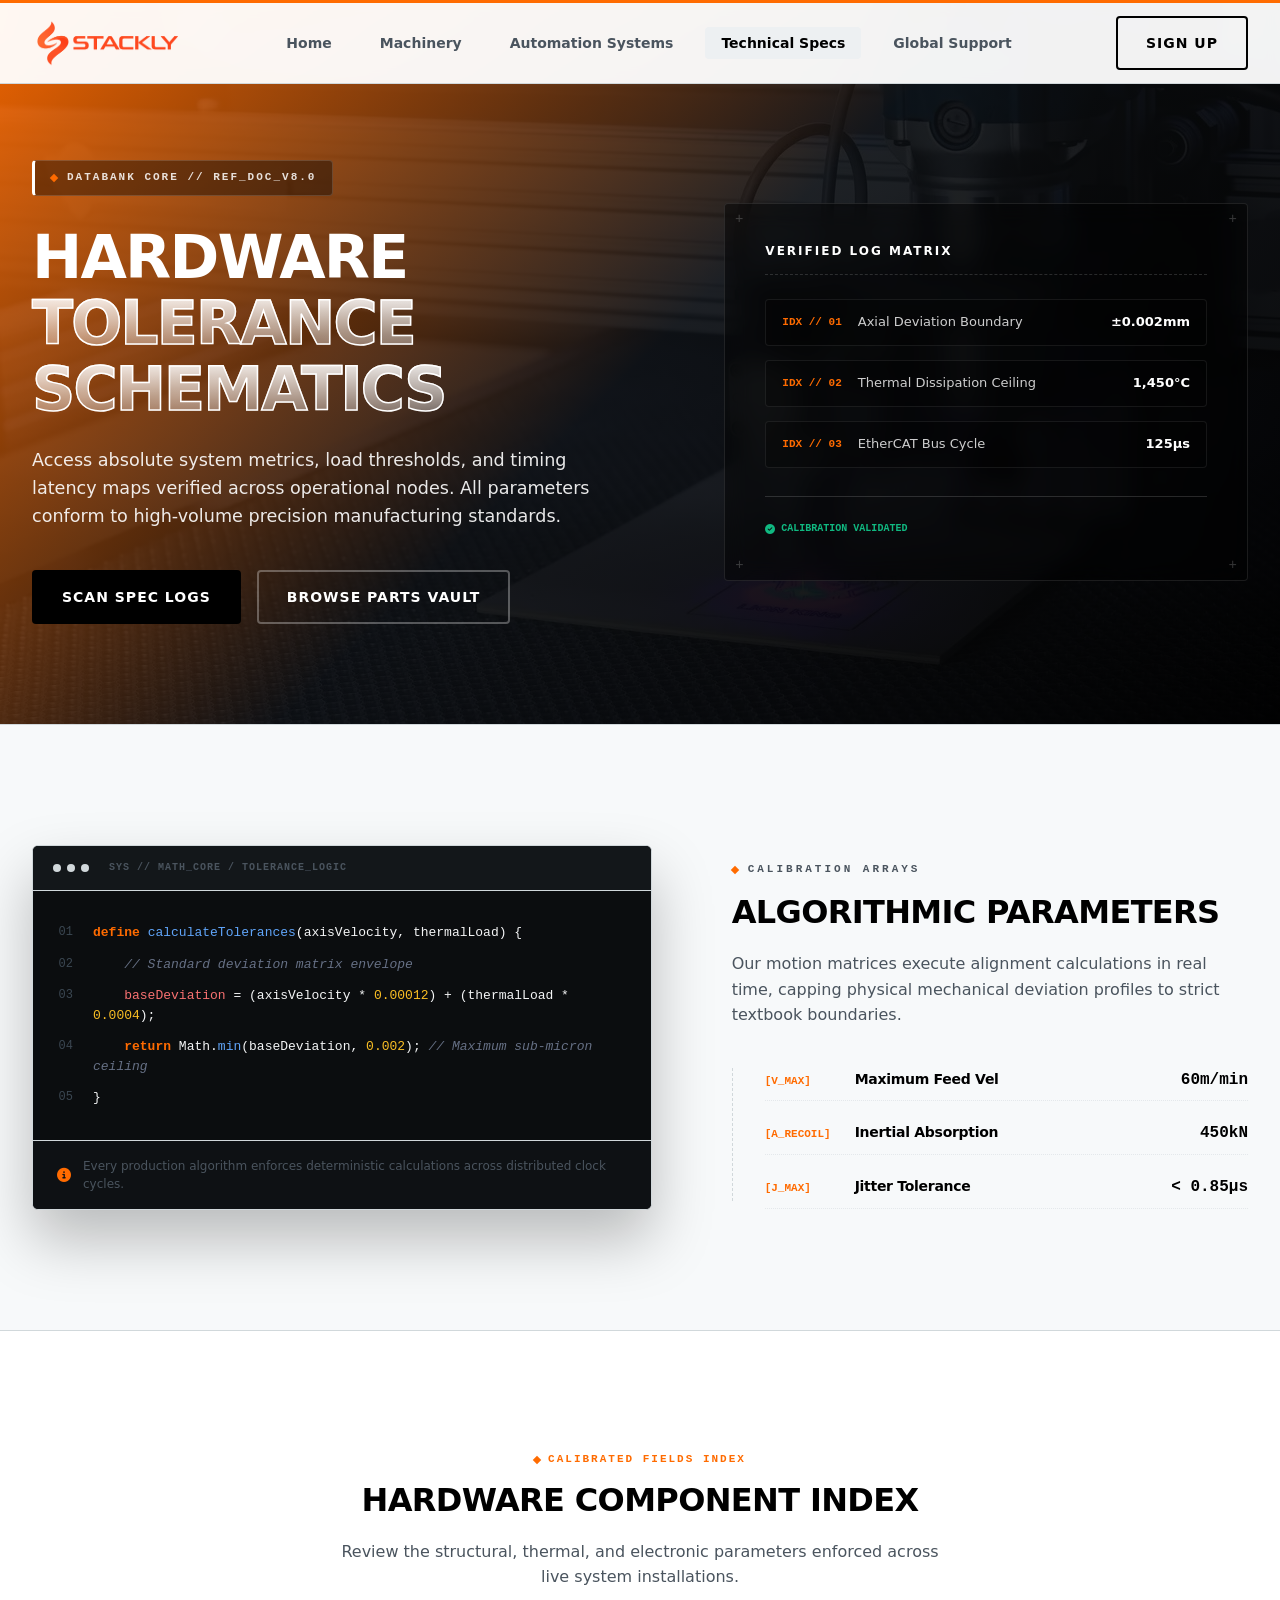
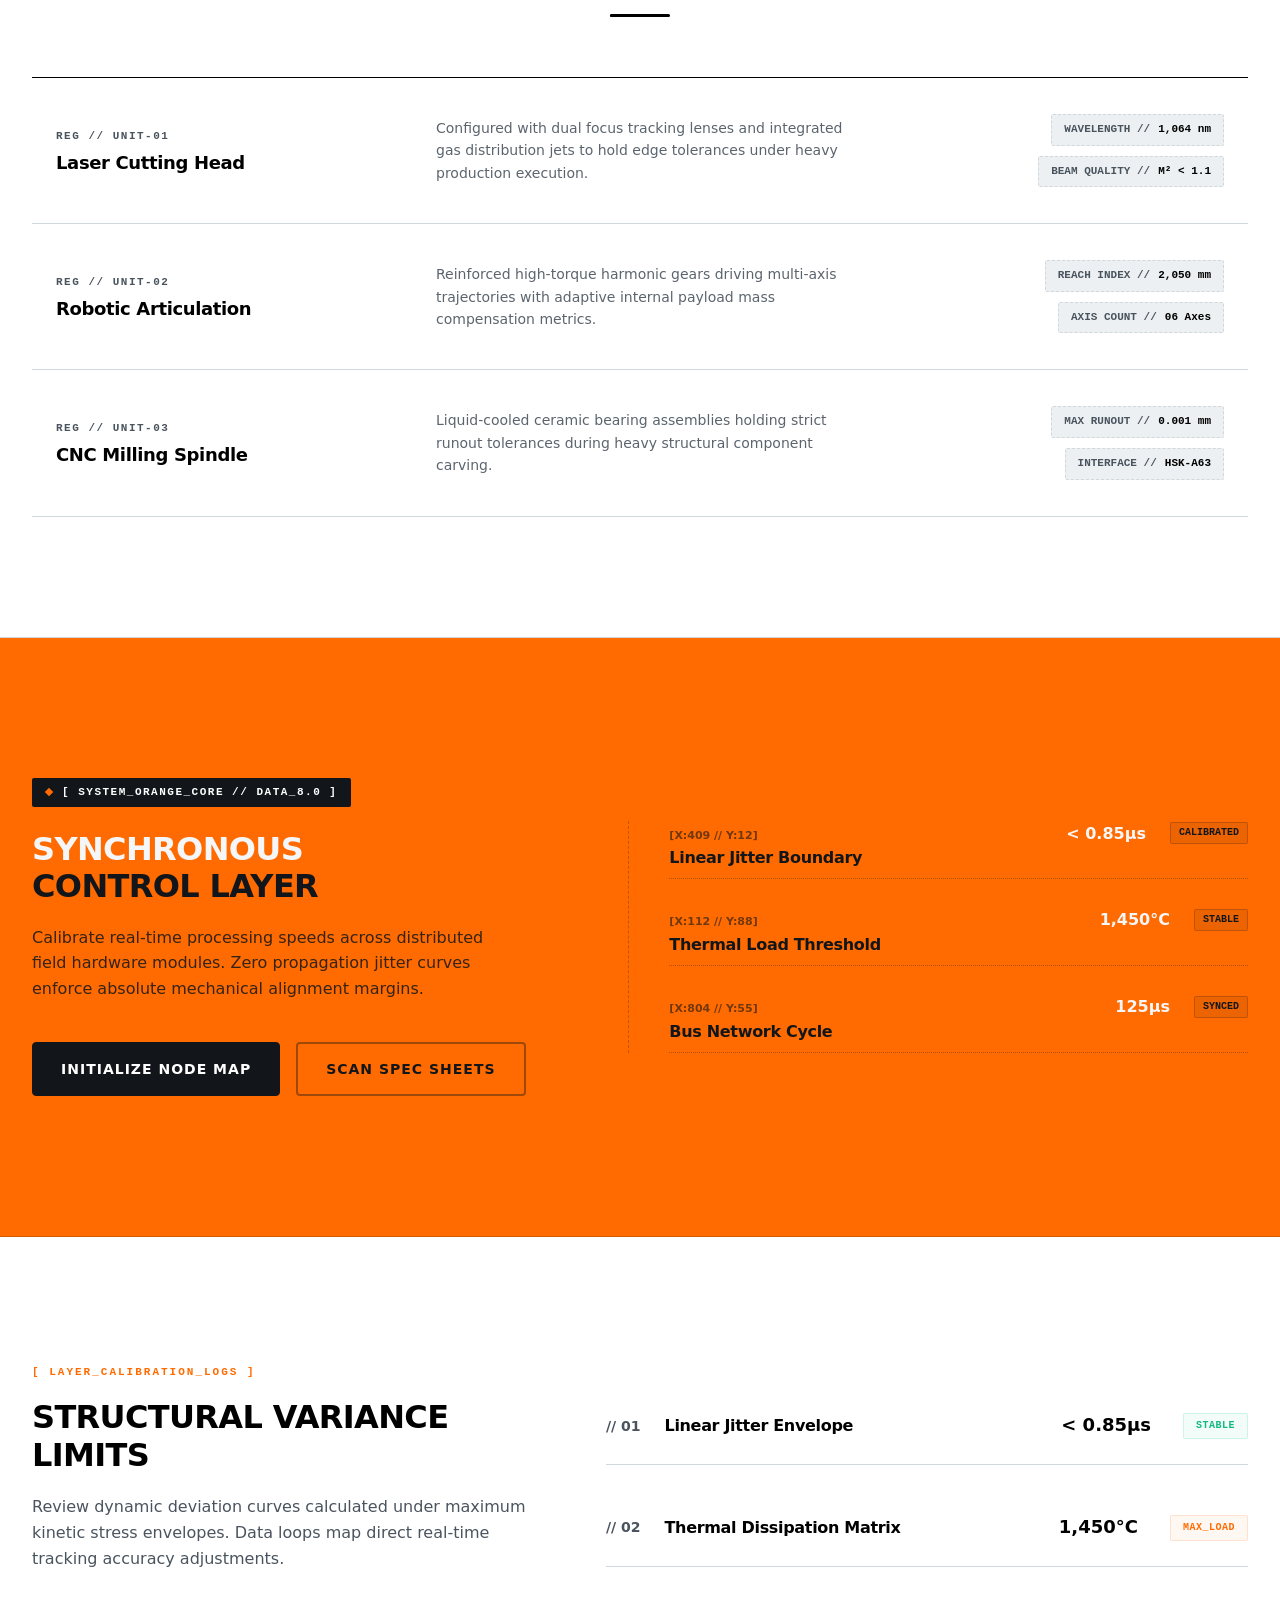
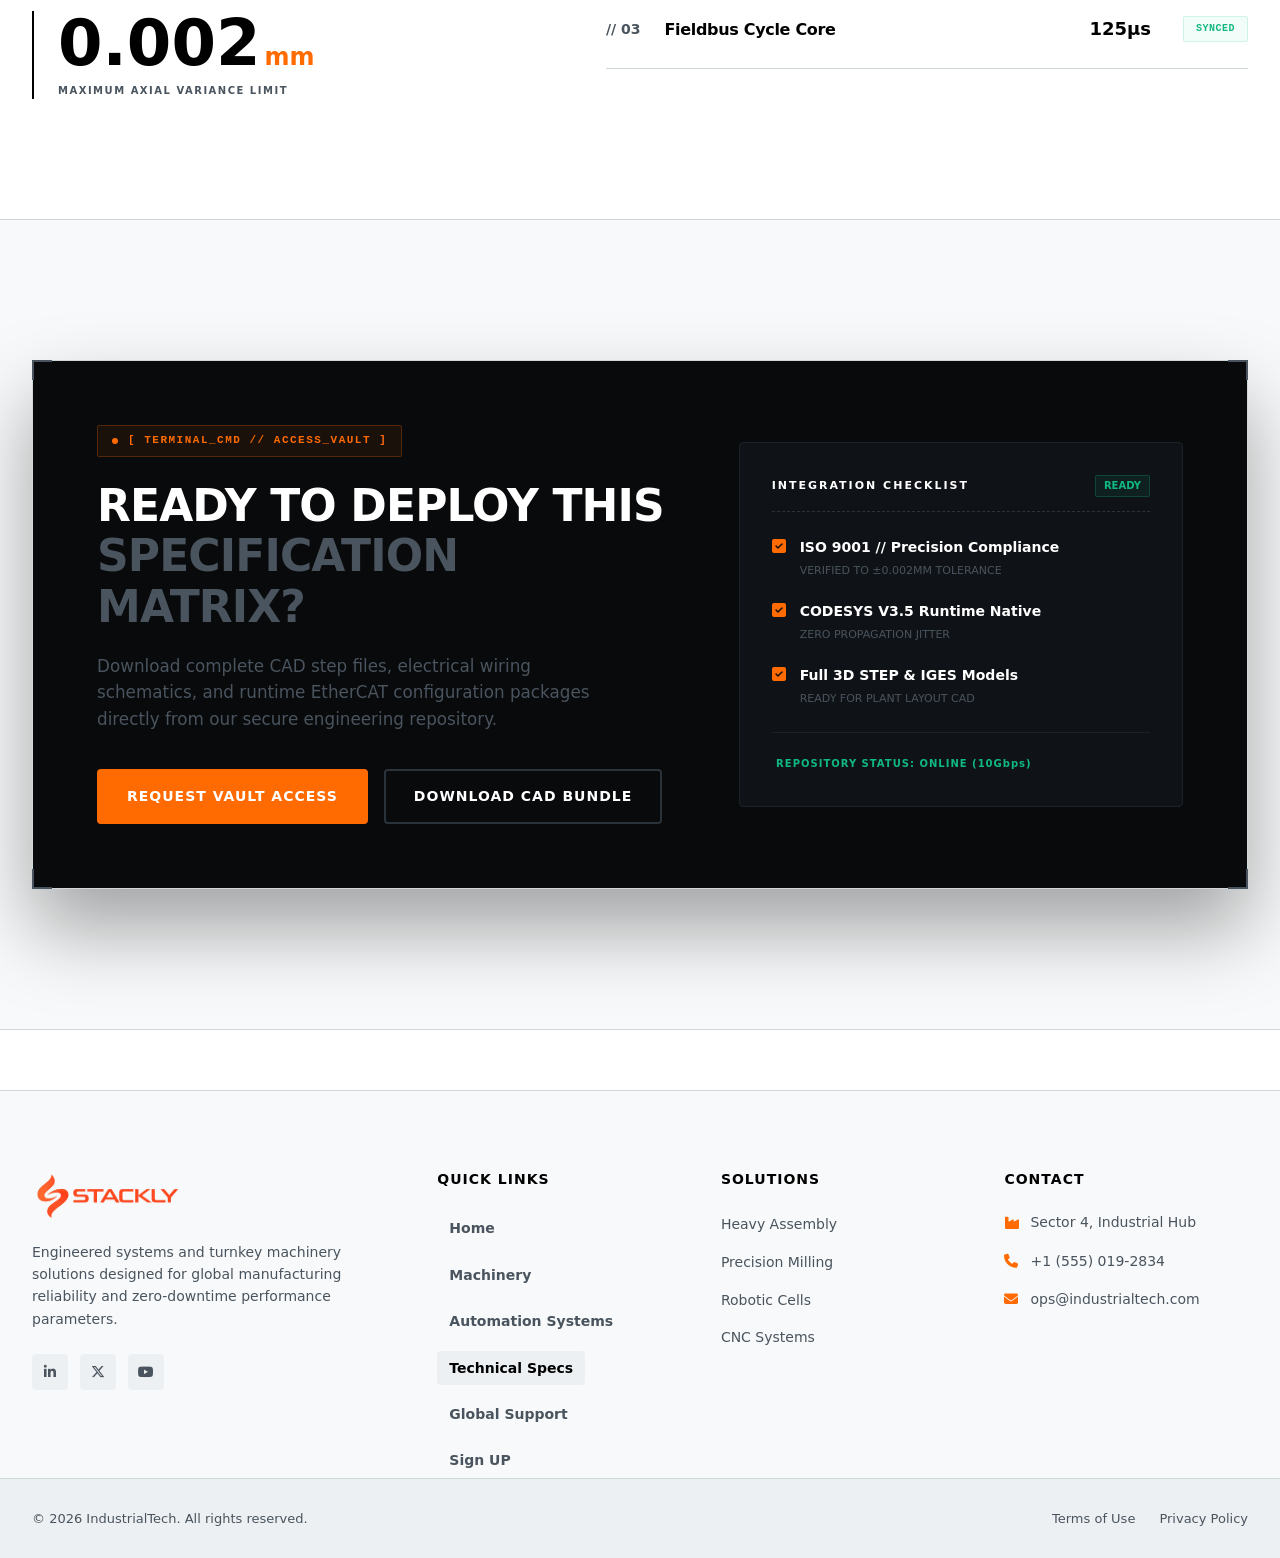
<file: tech.html>
<!DOCTYPE html>
<html lang="en">

<head>
    <meta charset="UTF-8">
    <meta name="viewport" content="width=device-width, initial-scale=1.0">
    <title>Machinery Manufacture</title>
    <link rel="icon" href="./assets/bg remove.webp">
    <link rel="stylesheet" href="style.css">
    <link rel="stylesheet" href="tech.css">

    <link rel="stylesheet" href="./root.css">
    <link href="https://fonts.googleapis.com/icon?family=Material+Icons" rel="stylesheet">
    <link rel="stylesheet" href="https://cdnjs.cloudflare.com/ajax/libs/font-awesome/6.5.1/css/all.min.css">
    <link rel="stylesheet" href="https://unpkg.com/aos@next/dist/aos.css" />
</head>

<body>

    <header class="site-header">
        <div class="container header-container">
            <a href="index.html" class="header-logo">
                <img src="./assets/orange.webp" alt="logo" width="150px" height="50px">
            </a>

            <nav class="main-nav" id="primary-navigation">
                <ul class="nav-list">
                    <li><a href="index.html" class="nav-link">Home</a></li>
                    <li><a href="machinery.html" class="nav-link">Machinery</a></li>
                    <li><a href="auto.html" class="nav-link">Automation Systems</a></li>
                    <li><a href="tech.html" class="nav-link">Technical Specs</a></li>
                    <li><a href="contact.html" class="nav-link">Global Support</a></li>
                </ul>
                <div class="mobile-action-container">
                    <a href="auth.html" class="btn btn-secondary btn-sm">Sign Up</a>
                </div>
            </nav>

            <div class="header-actions">
                <a href="auth.html" class="btn btn-secondary btn-sm desktop-quote-btn">Sign Up</a>
                <button class="mobile-nav-toggle" aria-controls="primary-navigation" aria-expanded="false"
                    aria-label="Toggle menu">
                    <span class="hamburger-bar"></span>
                    <span class="hamburger-bar"></span>
                    <span class="hamburger-bar"></span>
                </button>
            </div>
        </div>
    </header>






    <section class="specs-hero-section" id="specs-top">
        <!-- Active Layer Image Viewport -->
        <div class="specs-hero-bg-lens">
            <img src="./assets/img 11.webp" alt="Industrial Manufacturing Line Infrastructure" width="1920" height="750"
                class="specs-target-image">
        </div>

        <!-- Chromatic Vignette Layer -->
        <div class="specs-hero-chromatic-overlay"></div>

        <div class="container specs-hero-container">

            <div class="specs-hero-content" data-aos="fade-right">
                <div class="specs-system-badge">
                    <span class="specs-badge-bullet"></span>
                    <span class="specs-badge-txt">DATABANK CORE // REF_DOC_V8.0</span>
                </div>

                <h1 class="specs-hero-title">
                    HARDWARE <br>
                    <span class="specs-hero-stroke">TOLERANCE SCHEMATICS</span>
                </h1>

                <p class="specs-hero-lead">
                    Access absolute system metrics, load thresholds, and timing latency maps verified across operational
                    nodes. All parameters conform to high-volume precision manufacturing standards.
                </p>

                <div class="specs-hero-actions">
                    <a href="error.html" class="btn btn-primary specs-prime-btn">Scan Spec Logs</a>
                    <a href="error.html" class="btn btn-secondary specs-outline-btn">Browse Parts Vault</a>
                </div>
            </div>

            <div class="specs-hero-aside" data-aos="fade-left" data-aos-delay="200">
                <div class="specs-schematic-card">
                    <div class="card-crosshair axis-tl">+</div>
                    <div class="card-crosshair axis-tr">+</div>
                    <div class="card-crosshair axis-bl">+</div>
                    <div class="card-crosshair axis-br">+</div>

                    <h3 class="schematic-card-heading">VERIFIED LOG MATRIX</h3>

                    <div class="schematic-readout-rows">
                        <div class="schematic-row">
                            <span class="schematic-index">IDX // 01</span>
                            <span class="schematic-label">Axial Deviation Boundary</span>
                            <span class="schematic-val-txt font-mono">±0.002mm</span>
                        </div>
                        <div class="schematic-row">
                            <span class="schematic-index">IDX // 02</span>
                            <span class="schematic-label">Thermal Dissipation Ceiling</span>
                            <span class="schematic-val-txt font-mono">1,450°C</span>
                        </div>
                        <div class="schematic-row">
                            <span class="schematic-index">IDX // 03</span>
                            <span class="schematic-label">EtherCAT Bus Cycle</span>
                            <span class="schematic-val-txt font-mono">125μs</span>
                        </div>
                    </div>

                    <div class="schematic-card-footer">
                        <span class="footer-telemetry-capsule"><i class="fas fa-circle-check"></i> CALIBRATION
                            VALIDATED</span>
                    </div>
                </div>
            </div>

        </div>
    </section>







    <section class="specs-matrix-evaluation" id="matrix-computation">
        <div class="container matrix-eval-container">

            <!-- Interactive Technical Equation Terminal -->
            <div class="eval-terminal-left" data-aos="fade-right">
                <div class="terminal-header-line">
                    <div class="terminal-window-dots">
                        <span class="dot-node"></span>
                        <span class="dot-node"></span>
                        <span class="dot-node"></span>
                    </div>
                    <span class="terminal-directory-path">SYS // MATH_CORE / TOLERANCE_LOGIC</span>
                </div>

                <div class="terminal-body-code">
                    <div class="code-line-block">
                        <span class="line-number">01</span>
                        <p class="code-prose"><span class="token-keyword">define</span> <span
                                class="token-function">calculateTolerances</span>(axisVelocity, thermalLoad) {</p>
                    </div>
                    <div class="code-line-block">
                        <span class="line-number">02</span>
                        <p class="code-prose">&nbsp;&nbsp;&nbsp;&nbsp;<span class="token-comment">// Standard deviation
                                matrix envelope</span></p>
                    </div>
                    <div class="code-line-block">
                        <span class="line-number">03</span>
                        <p class="code-prose">&nbsp;&nbsp;&nbsp;&nbsp;<span class="token-variable">baseDeviation</span>
                            = (axisVelocity * <span class="token-number">0.00012</span>) + (thermalLoad * <span
                                class="token-number">0.0004</span>);</p>
                    </div>
                    <div class="code-line-block">
                        <span class="line-number">04</span>
                        <p class="code-prose">&nbsp;&nbsp;&nbsp;&nbsp;<span class="token-keyword">return</span>
                            Math.<span class="token-function">min</span>(baseDeviation, <span
                                class="token-number">0.002</span>); <span class="token-comment">// Maximum sub-micron
                                ceiling</span></p>
                    </div>
                    <div class="code-line-block">
                        <span class="line-number">05</span>
                        <p class="code-prose">}</p>
                    </div>
                </div>

                <div class="terminal-caption-note">
                    <i class="fas fa-info-circle info-icon"></i>
                    <span>Every production algorithm enforces deterministic calculations across distributed clock
                        cycles.</span>
                </div>
            </div>

            <!-- Asymmetric Spec Parameters Index -->
            <div class="eval-metrics-right" data-aos="fade-left">
                <div class="section-subtitle">
                    <span class="square-bullet"></span>
                    CALIBRATION ARRAYS
                </div>
                <h2 class="section-headline">ALGORITHMIC PARAMETERS</h2>
                <p class="section-lead-paragraph">
                    Our motion matrices execute alignment calculations in real time, capping physical mechanical
                    deviation profiles to strict textbook boundaries.
                </p>

                <div class="asymmetric-data-cluster">
                    <div class="cluster-node">
                        <span class="cluster-index-tag">[V_MAX]</span>
                        <h4 class="cluster-title">Maximum Feed Vel</h4>
                        <span class="cluster-metric">60m/min</span>
                    </div>
                    <div class="cluster-node">
                        <span class="cluster-index-tag">[A_RECOIL]</span>
                        <h4 class="cluster-title">Inertial Absorption</h4>
                        <span class="cluster-metric">450kN</span>
                    </div>
                    <div class="cluster-node">
                        <span class="cluster-index-tag">[J_MAX]</span>
                        <h4 class="cluster-title">Jitter Tolerance</h4>
                        <span class="cluster-metric">&lt; 0.85μs</span>
                    </div>
                </div>
            </div>

        </div>
    </section>








    <section class="specs-index-section" id="parameter-index">
        <div class="container">

            <div class="section-header-block" data-aos="fade-up">
                <div class="section-subtitle">
                    <span class="square-bullet"></span>
                    CALIBRATED FIELDS INDEX
                </div>
                <h2 class="section-headline">HARDWARE COMPONENT INDEX</h2>
                <p class="section-lead-text">
                    Review the structural, thermal, and electronic parameters enforced across live system installations.
                </p>
                <div class="section-divider"></div>
            </div>

            <div class="specs-index-container">

                <!-- Component Row 01 -->
                <div class="specs-index-row" data-aos="fade-up" data-aos-delay="100">
                    <div class="index-meta-block">
                        <span class="index-serial">REG // UNIT-01</span>
                        <h3 class="index-row-title">Laser Cutting Head</h3>
                    </div>

                    <div class="index-desc-block">
                        <p class="index-row-text">
                            Configured with dual focus tracking lenses and integrated gas distribution jets to hold edge
                            tolerances under heavy production execution.
                        </p>
                    </div>

                    <div class="index-values-block">
                        <div class="value-node">
                            <span class="value-node-lbl">WAVELENGTH //</span>
                            <span class="value-node-val">1,064 nm</span>
                        </div>
                        <div class="value-node">
                            <span class="value-node-lbl">BEAM QUALITY //</span>
                            <span class="value-node-val">M² &lt; 1.1</span>
                        </div>
                    </div>
                </div>

                <!-- Component Row 02 -->
                <div class="specs-index-row" data-aos="fade-up" data-aos-delay="200">
                    <div class="index-meta-block">
                        <span class="index-serial">REG // UNIT-02</span>
                        <h3 class="index-row-title">Robotic Articulation</h3>
                    </div>

                    <div class="index-desc-block">
                        <p class="index-row-text">
                            Reinforced high-torque harmonic gears driving multi-axis trajectories with adaptive internal
                            payload mass compensation metrics.
                        </p>
                    </div>

                    <div class="index-values-block">
                        <div class="value-node">
                            <span class="value-node-lbl">REACH INDEX //</span>
                            <span class="value-node-val">2,050 mm</span>
                        </div>
                        <div class="value-node">
                            <span class="value-node-lbl">AXIS COUNT //</span>
                            <span class="value-node-val">06 Axes</span>
                        </div>
                    </div>
                </div>

                <!-- Component Row 03 -->
                <div class="specs-index-row" data-aos="fade-up" data-aos-delay="300">
                    <div class="index-meta-block">
                        <span class="index-serial">REG // UNIT-03</span>
                        <h3 class="index-row-title">CNC Milling Spindle</h3>
                    </div>

                    <div class="index-desc-block">
                        <p class="index-row-text">
                            Liquid-cooled ceramic bearing assemblies holding strict runout tolerances during heavy
                            structural component carving.
                        </p>
                    </div>

                    <div class="index-values-block">
                        <div class="value-node">
                            <span class="value-node-lbl">MAX RUNOUT //</span>
                            <span class="value-node-val">0.001 mm</span>
                        </div>
                        <div class="value-node">
                            <span class="value-node-lbl">INTERFACE //</span>
                            <span class="value-node-val">HSK-A63</span>
                        </div>
                    </div>
                </div>

            </div>
        </div>
    </section>








    <section class="orange-matrix-section" id="orange-blueprint">
        <div class="container orange-layout-wrapper">

            <!-- Left Panel: High-Impact Typography & Action Core -->
            <div class="orange-branding-panel" data-aos="fade-right">
                <div class="orange-system-tag">
                    <span class="orange-bullet-node"></span>
                    [ SYSTEM_ORANGE_CORE // DATA_8.0 ]
                </div>
                <h2 class="orange-headline-title">
                    SYNCHRONOUS <br>
                    <span class="orange-title-dark">CONTROL LAYER</span>
                </h2>
                <p class="orange-support-prose">
                    Calibrate real-time processing speeds across distributed field hardware modules. Zero propagation
                    jitter curves enforce absolute mechanical alignment margins.
                </p>
                <div class="orange-action-routes">
                    <a href="error.html" class="btn btn-orange-primary">Initialize Node Map</a>
                    <a href="error.html" class="btn btn-orange-secondary">Scan Spec Sheets</a>
                </div>
            </div>

            <!-- Right Panel: Dotted Asymmetric Parameter Evaluation Stack -->
            <div class="orange-computation-panel" data-aos="fade-left">

                <div class="orange-param-node">
                    <div class="orange-node-meta">
                        <span class="orange-node-index font-mono">[X:409 // Y:12]</span>
                        <h4 class="orange-node-heading">Linear Jitter Boundary</h4>
                    </div>
                    <div class="orange-node-output">
                        <span class="orange-metric-value font-mono">&lt; 0.85μs</span>
                        <span class="orange-status-capsule">CALIBRATED</span>
                    </div>
                </div>

                <div class="orange-param-node">
                    <div class="orange-node-meta">
                        <span class="orange-node-index font-mono">[X:112 // Y:88]</span>
                        <h4 class="orange-node-heading">Thermal Load Threshold</h4>
                    </div>
                    <div class="orange-node-output">
                        <span class="orange-metric-value font-mono">1,450°C</span>
                        <span class="orange-status-capsule">STABLE</span>
                    </div>
                </div>

                <div class="orange-param-node">
                    <div class="orange-node-meta">
                        <span class="orange-node-index font-mono">[X:804 // Y:55]</span>
                        <h4 class="orange-node-heading">Bus Network Cycle</h4>
                    </div>
                    <div class="orange-node-output">
                        <span class="orange-metric-value font-mono">125μs</span>
                        <span class="orange-status-capsule">SYNCED</span>
                    </div>
                </div>

            </div>

        </div>
    </section>






    <section class="specs-structural-comparison" id="tolerance-comparison">
        <div class="container matrix-comparison-wrapper">

            <!-- Left Panel: Large Visual Data Metric -->
            <div class="comparison-branding-panel" data-aos="fade-right">
                <span class="matrix-coordinate-label">[ LAYER_CALIBRATION_LOGS ]</span>
                <h3 class="comparison-headline-title">STRUCTURAL VARIANCE LIMITS</h3>
                <p class="comparison-lead-paragraph">
                    Review dynamic deviation curves calculated under maximum kinetic stress envelopes. Data loops map
                    direct real-time tracking accuracy adjustments.
                </p>
                <div class="massive-readout-block">
                    <span class="massive-stat font-mono">0.002<span class="stat-unit">mm</span></span>
                    <span class="massive-stat-label">MAXIMUM AXIAL VARIANCE LIMIT</span>
                </div>
            </div>

            <!-- Right Panel: Asymmetric Parameter Segments -->
            <div class="comparison-data-panel" data-aos="fade-left">

                <div class="parameter-data-segment">
                    <div class="segment-left-header">
                        <span class="segment-index-num font-mono">// 01</span>
                        <h4 class="segment-node-title">Linear Jitter Envelope</h4>
                    </div>
                    <div class="segment-right-value">
                        <span class="segment-val font-mono">&lt; 0.85μs</span>
                        <span class="segment-status-pill secure">STABLE</span>
                    </div>
                </div>

                <div class="parameter-data-segment">
                    <div class="segment-left-header">
                        <span class="segment-index-num font-mono">// 02</span>
                        <h4 class="segment-node-title">Thermal Dissipation Matrix</h4>
                    </div>
                    <div class="segment-right-value">
                        <span class="segment-val font-mono">1,450°C</span>
                        <span class="segment-status-pill warning">MAX_LOAD</span>
                    </div>
                </div>

                <div class="parameter-data-segment">
                    <div class="segment-left-header">
                        <span class="segment-index-num font-mono">// 03</span>
                        <h4 class="segment-node-title">Fieldbus Cycle Core</h4>
                    </div>
                    <div class="segment-right-value">
                        <span class="segment-val font-mono">125μs</span>
                        <span class="segment-status-pill secure">SYNCED</span>
                    </div>
                </div>

            </div>

        </div>
    </section>







    <section class="specs-command-cta" id="specs-checkout">
        <div class="container">

            <div class="specs-terminal-dock" data-aos="zoom-in">
                <!-- Dynamic Contracting Corner Brackets -->
                <div class="dock-bracket bracket-tl"></div>
                <div class="dock-bracket bracket-tr"></div>
                <div class="dock-bracket bracket-bl"></div>
                <div class="dock-bracket bracket-br"></div>

                <!-- Left Panel: Action Command Core -->
                <div class="dock-command-panel">
                    <div class="dock-system-tag">
                        <span class="status-ping"></span>
                        <span class="tag-label font-mono">[ TERMINAL_CMD // ACCESS_VAULT ]</span>
                    </div>

                    <h2 class="dock-headline">
                        READY TO DEPLOY THIS <br>
                        <span class="headline-accent">SPECIFICATION MATRIX?</span>
                    </h2>

                    <p class="dock-prose">
                        Download complete CAD step files, electrical wiring schematics, and runtime EtherCAT
                        configuration packages directly from our secure engineering repository.
                    </p>

                    <div class="dock-action-routes">
                        <a href="error.html" class="btn btn-primary dock-prime-btn">Request Vault Access</a>
                        <a href="error.html" class="btn btn-secondary dock-wire-btn">Download CAD Bundle</a>
                    </div>
                </div>

                <!-- Right Panel: Live Validation HUD -->
                <div class="dock-validation-hud">
                    <div class="hud-header">
                        <span class="hud-title font-mono">INTEGRATION CHECKLIST</span>
                        <span class="hud-badge font-mono">READY</span>
                    </div>

                    <div class="hud-checklist">
                        <div class="check-item">
                            <i class="fas fa-check-square check-icon"></i>
                            <div class="check-text">
                                <span class="check-name">ISO 9001 // Precision Compliance</span>
                                <span class="check-sub font-mono">VERIFIED TO ±0.002MM TOLERANCE</span>
                            </div>
                        </div>

                        <div class="check-item">
                            <i class="fas fa-check-square check-icon"></i>
                            <div class="check-text">
                                <span class="check-name">CODESYS V3.5 Runtime Native</span>
                                <span class="check-sub font-mono">ZERO PROPAGATION JITTER</span>
                            </div>
                        </div>

                        <div class="check-item">
                            <i class="fas fa-check-square check-icon"></i>
                            <div class="check-text">
                                <span class="check-name">Full 3D STEP & IGES Models</span>
                                <span class="check-sub font-mono">READY FOR PLANT LAYOUT CAD</span>
                            </div>
                        </div>
                    </div>

                    <div class="hud-footer">
                        <span class="font-mono footer-signal"><i class="fas fa-signal-stream"></i> REPOSITORY STATUS:
                            ONLINE (10Gbps)</span>
                    </div>
                </div>
            </div>

        </div>
    </section>






    <footer class="site-footer">
        <div class="container footer-grid">
            <div class="footer-brand">
                <a href="index.html" class="footer-logo">
                    <img src="./assets/orange.webp" alt="logo" width="150px" height="50px">
                </a>
                <p class="footer-desc">
                    Engineered systems and turnkey machinery solutions designed for global manufacturing reliability and
                    zero-downtime performance parameters.
                </p>
                <div class="footer-socials">
                    <a href="error.html" aria-label="LinkedIn"><i class="fab fa-linkedin-in"></i></a>
                    <a href="error.html" aria-label="Twitter"><i class="fab fa-x-twitter"></i></a>
                    <a href="error.html" aria-label="YouTube"><i class="fab fa-youtube"></i></a>
                </div>
            </div>

            <div class="footer-nav-col">
                <h3 class="footer-heading">Quick Links</h3>
                <ul class="footer-links">
                    <li><a href="index.html" class="nav-link footer-nav-link">Home</a></li>
                    <li><a href="machinery.html" class="nav-link footer-nav-link">Machinery</a></li>
                    <li><a href="auto.html" class="nav-link footer-nav-link">Automation Systems</a></li>
                    <li><a href="tech.html" class="nav-link footer-nav-link">Technical Specs</a></li>
                    <li><a href="contact.html" class="nav-link footer-nav-link">Global Support</a></li>
                    <li><a href="auth.html" class="nav-link footer-nav-link">Sign UP</a></li>
                </ul>
            </div>

            <div class="footer-col">
                <h3 class="footer-heading">Solutions</h3>
                <ul class="footer-links">
                    <li><a href="error.html">Heavy Assembly</a></li>
                    <li><a href="error.html">Precision Milling</a></li>
                    <li><a href="error.html">Robotic Cells</a></li>
                    <li><a href="error.html">CNC Systems</a></li>
                </ul>
            </div>

            <div class="footer-col">
                <h3 class="footer-heading">Contact</h3>
                <ul class="footer-info">
                    <li><i class="fas fa-industry"></i> Sector 4, Industrial Hub</li>
                    <li><i class="fas fa-phone"></i> +1 (555) 019-2834</li>
                    <li><i class="fas fa-envelope"></i> ops@industrialtech.com</li>
                </ul>
            </div>
        </div>

        <div class="footer-bottom">
            <div class="container footer-bottom-container">
                <p>&copy; 2026 IndustrialTech. All rights reserved.</p>
                <div class="footer-legal">
                    <a href="error.html">Terms of Use</a>
                    <a href="error.html">Privacy Policy</a>
                </div>
            </div>
        </div>
    </footer>

    <script src="script.js"></script>
    <script src="https://unpkg.com/aos@next/dist/aos.js"></script>
    <script>
        document.addEventListener('DOMContentLoaded', () => {
            AOS.init({
                duration: 800,
                easing: 'cubic-bezier(0.25, 1, 0.5, 1)',
                once: true,
                offset: 120
            });
        });
    </script>
</body>

</html>
</file>
<file: style.css>
.section-header-block {
    display: flex;
    flex-direction: column;
    align-items: center;
    text-align: center;
    margin-bottom: 60px;
    position: relative;
    width: 100%;
    max-width: 800px;
    margin-left: auto;
    margin-right: auto;
}

.section-subtitle {
    display: inline-flex;
    align-items: center;
    justify-content: center;
    gap: 10px;
    font-family: var(--font-sans);
    font-size: 11px;
    font-weight: 700;
    letter-spacing: 3px;
    color: var(--text-secondary);
    text-transform: uppercase;
    margin-bottom: 14px;
}

.square-bullet {
    width: 6px;
    height: 6px;
    background-color: var(--accent-color);
    display: inline-block;
    transform: rotate(45deg);
    transition: var(--transition-smooth);
}

.section-header-block:hover .square-bullet {
    transform: rotate(135deg) scale(1.2);
    background-color: var(--text-primary);
}

.section-headline {
    font-size: var(--fs-h2);
    font-weight: 900;
    line-height: var(--lh-heading);
    letter-spacing: -0.02em;
    color: var(--text-primary);
    text-transform: uppercase;
    margin-bottom: 16px;
}

.section-lead-text {
    font-size: var(--fs-p);
    color: var(--text-secondary);
    line-height: var(--lh-body);
    max-width: 620px;
    margin-bottom: 24px;
}

.section-divider {
    width: 80px;
    height: 4px;
    background-color: var(--accent-color);
    position: relative;
    border-radius: 2px;
    overflow: hidden;
    transition: width 0.4s cubic-bezier(0.25, 1, 0.5, 1);
}

.section-header-block:hover .section-divider {
    width: 140px;
}

.section-divider::after {
    content: '';
    position: absolute;
    top: 0;
    left: 0;
    width: 30%;
    height: 100%;
    background-color: var(--text-primary);
    animation: pipelineFlow 2.5s infinite linear;
}

@keyframes pipelineFlow {
    0% {
        transform: translateX(-100%);
    }

    100% {
        transform: translateX(400%);
    }
}

@media (max-width: 768px) {
    .section-header-block {
        margin-bottom: 40px;
        padding: 0 16px;
    }

    .section-headline {
        font-size: 1.75rem;
    }

    .section-subtitle {
        letter-spacing: 2px;
    }
}





.site-header {
    position: fixed;
    top: 0;
    left: 0;
    width: 100%;
    z-index: 1000;
    background-color: rgba(255, 255, 255, 0.95);
    backdrop-filter: blur(8px);
    -webkit-backdrop-filter: blur(8px);
    border-bottom: 1px solid var(--border-color);
    border-top: 3px solid var(--accent-color);
}

.header-container {
    height: 80px;
    display: flex;
    align-items: center;
    justify-content: space-between;
}

.header-logo {
    display: flex;
    align-items: center;
    white-space: nowrap;
}

.main-nav {
    height: 100%;
}

.nav-list {
    display: flex;
    align-items: center;
    height: 100%;
    gap: 16px;
}

.nav-link {
    font-size: 14px;
    font-weight: 600;
    color: var(--text-secondary);
    padding: 8px 16px;
    border-radius: 4px;
    transition: var(--transition-smooth);
}

.nav-link:hover {
    color: var(--text-primary);
    background-color: var(--bg-tertiary);
}

.nav-link.active {
    color: var(--text-primary);
    background-color: var(--bg-tertiary);
}

.btn-sm {
    padding: 10px 20px;
    font-size: 12px;
    white-space: nowrap;
}

.header-actions {
    display: flex;
    align-items: center;
    gap: 16px;
}

.mobile-action-container {
    display: none;
}

.mobile-nav-toggle {
    display: none;
    background: transparent;
    border: none;
    cursor: pointer;
    flex-direction: column;
    justify-content: space-between;
    width: 24px;
    height: 18px;
    padding: 0;
    z-index: 1100;
}

.hamburger-bar {
    width: 100%;
    height: 2px;
    background-color: var(--text-primary);
    transition: var(--transition-smooth);
    transform-origin: left;
}

@media (max-width: 768px) {
    .mobile-nav-toggle {
        display: flex;
    }

    .desktop-quote-btn {
        display: none !important;
    }

    .main-nav {
        position: fixed;
        top: 80px;
        left: 0;
        width: 100%;
        height: calc(100vh - 80px);
        background-color: var(--bg-primary);
        border-top: 1px solid var(--border-color);
        padding: 40px 2rem;
        transform: translateY(-100%);
        opacity: 0;
        pointer-events: none;
        transition: var(--transition-smooth);
        display: flex;
        flex-direction: column;
        justify-content: space-between;
    }

    .main-nav.is-open {
        transform: translateY(0);
        opacity: 1;
        pointer-events: auto;
    }

    .nav-list {
        flex-direction: column;
        align-items: flex-start;
        height: auto;
        gap: 16px;
        width: 100%;
    }

    .nav-link {
        font-size: 1.25rem;
        width: 100%;
        padding: 12px 16px;
        display: block;
    }

    .nav-link.active {
        color: #ffffff;
        background-color: var(--accent-color);
    }

    .mobile-action-container {
        display: block;
        width: 100%;
        padding-bottom: 40px;
    }

    .mobile-action-container .btn {
        display: flex;
        width: 100%;
        padding: 16px;
        font-size: 14px;
    }

    .mobile-nav-toggle.is-active .hamburger-bar:nth-child(1) {
        transform: rotate(45deg) translate(2px, -1px);
    }

    .mobile-nav-toggle.is-active .hamburger-bar:nth-child(2) {
        opacity: 0;
        transform: scaleX(0);
    }

    .mobile-nav-toggle.is-active .hamburger-bar:nth-child(3) {
        transform: rotate(-45deg) translate(1px, 1px);
    }
}






.machinery-hero {
    position: relative;
    min-height: 100vh;
    display: flex;
    align-items: center;
    background-image: url('./assets/img\ 3.webp');
    background-size: cover;
    background-position: center;
    background-attachment: fixed;
    padding: 140px 0 80px 0;
    overflow: hidden;
    border-bottom: 1px solid var(--border-color);
}

.chromatic-industrial-overlay {
    position: absolute;
    inset: 0;
    background: linear-gradient(135deg, rgba(255, 107, 0, 0.93) 0%, rgba(0, 0, 0, 0.88) 60%, rgba(0, 0, 0, 0.95) 100%);
    z-index: 1;
}

.hero-container {
    display: grid;
    grid-template-columns: 1.2fr 1fr;
    gap: 60px;
    align-items: center;
    position: relative;
    z-index: 5;
    width: 100%;
}

.engineering-tag {
    display: inline-flex;
    align-items: center;
    gap: 10px;
    background-color: rgba(0, 0, 0, 0.4);
    border: 1px solid rgba(255, 255, 255, 0.15);
    padding: 8px 16px;
    border-radius: 4px;
    margin-bottom: 28px;
}

.pulse-beacon {
    width: 8px;
    height: 8px;
    background-color: #ffffff;
    border-radius: 50%;
    box-shadow: 0 0 0 0 rgba(255, 255, 255, 0.4);
    animation: beaconPulse 2s infinite;
}

@keyframes beaconPulse {
    0% {
        transform: scale(0.95);
        box-shadow: 0 0 0 0 rgba(255, 255, 255, 0.5);
    }

    70% {
        transform: scale(1);
        box-shadow: 0 0 0 8px rgba(255, 255, 255, 0);
    }

    100% {
        transform: scale(0.95);
        box-shadow: 0 0 0 0 rgba(255, 255, 255, 0);
    }
}

.tag-label {
    font-family: var(--font-mono);
    font-size: 11px;
    letter-spacing: 2px;
    color: rgba(255, 255, 255, 0.7);
    font-weight: 700;
}

/* 🔄 Infinite Auto-Changing Left Text Engine */
.animated-headline-carousel {
    position: relative;
    height: 130px;
    margin-bottom: 24px;
    overflow: hidden;
}

.dynamic-fade-item {
    position: absolute;
    top: 0;
    left: 0;
    width: 100%;
    opacity: 0;
    margin-bottom: 0;
    animation: headlineCycle 12s infinite linear;
}

.dynamic-fade-item:nth-child(1) {
    animation-delay: 0s;
}

.dynamic-fade-item:nth-child(2) {
    animation-delay: 4s;
}

.dynamic-fade-item:nth-child(3) {
    animation-delay: 8s;
}

@keyframes headlineCycle {

    0%,
    30% {
        opacity: 1;
        transform: translateY(0);
    }

    33.33%,
    96.66% {
        opacity: 0;
        transform: translateY(-15px);
    }

    100% {
        opacity: 1;
        transform: translateY(0);
    }
}

.hero-headline {
    font-size: 3.5rem;
    font-weight: 900;
    line-height: 1.1;
    letter-spacing: -0.03em;
    color: #ffffff;
}

.accent-stroke {
    color: transparent;
    -webkit-text-stroke: 1.5px #ffffff;
    background: linear-gradient(180deg, #ffffff 0%, rgba(255, 255, 255, 0.4) 100%);
    -webkit-background-clip: text;
    background-clip: text;
    -webkit-text-fill-color: transparent;
}

.hero-paragraph {
    font-size: 1.1rem;
    line-height: var(--lh-body);
    color: rgba(255, 255, 255, 0.85);
    max-width: 540px;
    margin-bottom: 40px;
}

.hero-cta-zone {
    display: flex;
    gap: 16px;
    margin-bottom: 60px;
}

.premium-dark-btn {
    background-color: #ffffff !important;
    color: #000000 !important;
}

.premium-dark-btn:hover {
    background-color: var(--accent-color) !important;
    color: #ffffff !important;
    box-shadow: 0 6px 20px var(--accent-glow) !important;
}

.premium-wire-btn {
    border-color: rgba(255, 255, 255, 0.3) !important;
    color: #ffffff !important;
}

.premium-wire-btn:hover {
    border-color: #ffffff !important;
    background-color: #ffffff !important;
    color: #000000 !important;
}

.hero-telemetry-panel {
    display: grid;
    grid-template-columns: repeat(3, 1fr);
    gap: 24px;
    border-top: 1px solid rgba(255, 255, 255, 0.15);
    padding-top: 32px;
}

.telemetry-node {
    display: flex;
    flex-direction: column;
    gap: 6px;
}

.telemetry-value {
    font-family: var(--font-mono);
    font-size: 2rem;
    font-weight: 700;
    color: #ffffff;
    line-height: 1;
}

.telemetry-unit {
    font-size: 1rem;
    color: var(--accent-color);
    margin-left: 2px;
}

.telemetry-label {
    font-size: 11px;
    font-weight: 700;
    letter-spacing: 1.5px;
    color: rgba(255, 255, 255, 0.6);
}

.hero-visual-block {
    position: relative;
    width: 100%;
}

.engineering-frame {
    position: relative;
    background-color: rgba(0, 0, 0, 0.4);
    backdrop-filter: blur(8px);
    -webkit-backdrop-filter: blur(8px);
    border: 1px solid rgba(255, 255, 255, 0.15);
    padding: 20px;
    width: 100%;
    aspect-ratio: 4 / 3;
}

.engineering-frame .tech-crosshair {
    position: absolute;
    font-family: var(--font-mono);
    font-size: 14px;
    color: var(--accent-color);
    line-height: 1;
}

.axis-tl {
    top: 6px;
    left: 8px;
}

.axis-tr {
    top: 6px;
    right: 8px;
}

.axis-bl {
    bottom: 6px;
    left: 8px;
}

.axis-br {
    bottom: 6px;
    right: 8px;
}

.visual-canvas {
    width: 100%;
    height: 100%;
    background-color: rgba(255, 255, 255, 0.03);
    border: 1px dashed rgba(255, 255, 255, 0.15);
    overflow: hidden;
    position: relative;
}

.industrial-render-placeholder {
    width: 100%;
    height: 100%;
    display: flex;
    align-items: center;
    justify-content: center;
    position: relative;
}

.rotating-gear-icon {
    font-size: 5rem;
    color: rgba(255, 255, 255, 0.1);
    animation: gearRotate 20s infinite linear;
}

@keyframes gearRotate {
    0% {
        transform: rotate(0deg);
    }

    100% {
        transform: rotate(360deg);
    }
}

.blueprint-model-tag {
    position: absolute;
    bottom: 16px;
    right: 16px;
    font-family: var(--font-mono);
    font-size: 11px;
    font-weight: 700;
    color: #ffffff;
    background-color: #000000;
    border-left: 3px solid var(--accent-color);
    padding: 6px 12px;
    letter-spacing: 1px;
}

@media (max-width: 768px) {
    .machinery-hero {
        padding: 140px 0 60px 0;
        min-height: auto;
        background-attachment: scroll;
    }

    .chromatic-industrial-overlay {
        background: linear-gradient(180deg, rgba(255, 107, 0, 0.95) 0%, rgba(0, 0, 0, 0.93) 100%);
    }

    .hero-container {
        grid-template-columns: 1fr;
        gap: 48px;
    }

    .hero-text-block {
        text-align: center;
        display: flex;
        flex-direction: column;
        align-items: center;
    }

    .animated-headline-carousel {
        height: 100px;
        width: 100%;
    }

    .hero-headline {
        font-size: 2.5rem;
    }

    .hero-paragraph {
        margin-left: auto;
        margin-right: auto;
    }

    .hero-cta-zone {
        width: 100%;
        flex-direction: column;
        gap: 12px;
        margin-bottom: 48px;
    }

    .hero-cta-zone .btn {
        width: 100%;
    }

    .hero-telemetry-panel {
        grid-template-columns: 1fr;
        gap: 24px;
        width: 100%;
    }

    .engineering-frame {
        aspect-ratio: 16 / 10;
    }
}






.machinery-showcase {
    background-color: var(--bg-primary);
    padding: 100px 0;
    position: relative;
    border-bottom: 1px solid var(--border-color);
}

.section-header-block {
    margin-bottom: 60px;
}

.section-subtitle {
    display: flex;
    align-items: center;
    gap: 8px;
    font-family: var(--font-mono);
    font-size: 11px;
    letter-spacing: 2px;
    color: var(--accent-color);
    font-weight: 700;
    margin-bottom: 12px;
}

.square-bullet {
    width: 6px;
    height: 6px;
    background-color: var(--accent-color);
}

.section-headline {
    font-size: var(--fs-h2);
    font-weight: 900;
    letter-spacing: -0.02em;
    color: var(--text-primary);
    margin-bottom: 20px;
}

.section-divider {
    width: 60px;
    height: 3px;
    background-color: var(--text-primary);
}

.asset-matrix {
    display: grid;
    grid-template-columns: repeat(3, 1fr);
    gap: 32px;
}

.asset-card {
    background-color: var(--bg-secondary);
    border: 1px solid var(--border-color);
    border-radius: 4px;
    overflow: hidden;
    transition: var(--transition-smooth);
}

.asset-card:hover {
    transform: translateY(-8px);
    box-shadow: 0 16px 40px rgba(0, 0, 0, 0.04);
    border-color: var(--text-primary);
}

.asset-frame {
    position: relative;
    background-color: var(--bg-tertiary);
    aspect-ratio: 16 / 10;
    padding: 16px;
    border-bottom: 1px solid var(--border-color);
}

.asset-frame .visual-wrapper {
    width: 100%;
    height: 100%;
    background-color: var(--bg-secondary);
    border: 1px dashed var(--border-color);
    display: flex;
    align-items: center;
    justify-content: center;
    position: relative;
}

.asset-icon-render {
    font-size: 3.5rem;
    color: var(--border-color);
    transition: var(--transition-smooth);
}

.asset-card:hover .asset-icon-render {
    color: var(--accent-color);
    transform: scale(1.05);
}

.system-status-indicator {
    position: absolute;
    top: 12px;
    right: 12px;
    font-family: var(--font-mono);
    font-size: 9px;
    font-weight: 700;
    letter-spacing: 1px;
    color: #ffffff;
    background-color: #10b981;
    padding: 4px 8px;
    border-radius: 2px;
}

.asset-meta {
    padding: 24px;
}

.asset-serial {
    font-family: var(--font-mono);
    font-size: 11px;
    font-weight: 700;
    color: var(--text-secondary);
    display: block;
    margin-bottom: 8px;
}

.asset-title {
    font-size: var(--fs-h3);
    font-weight: 800;
    color: var(--text-primary);
    margin-bottom: 12px;
}

.asset-desc {
    font-size: 14px;
    color: var(--text-secondary);
    line-height: 1.6;
    margin-bottom: 24px;
}

.asset-footer {
    display: flex;
    justify-content: space-between;
    align-items: center;
    border-top: 1px solid var(--border-color);
    padding-top: 16px;
}

.spec-data {
    font-family: var(--font-mono);
    font-size: 11px;
    font-weight: 700;
    color: var(--text-primary);
    display: flex;
    align-items: center;
    gap: 6px;
}

.spec-data i {
    color: var(--accent-color);
}

.asset-action-arrow {
    width: 36px;
    height: 36px;
    background-color: var(--bg-tertiary);
    color: var(--text-primary);
    display: flex;
    align-items: center;
    justify-content: center;
    border-radius: 4px;
    transition: var(--transition-smooth);
}

.asset-card:hover .asset-action-arrow {
    background-color: var(--accent-color);
    color: #ffffff;
}

@media (max-width: 768px) {
    .machinery-showcase {
        padding: 60px 0;
    }

    .section-header-block {
        text-align: center;
        display: flex;
        flex-direction: column;
        align-items: center;
        margin-bottom: 40px;
    }

    .asset-matrix {
        grid-template-columns: 1fr;
        gap: 24px;
    }
}






.industrial-overlay-section {
    position: relative;
    padding: 140px 0;
    background-image: url('./assets/img\ 1.webp');
    background-size: cover;
    background-position: center;
    background-attachment: fixed;
    border-bottom: 1px solid var(--border-color);
    overflow: hidden;
}

.overlay-fluid-matrix {
    position: absolute;
    inset: 0;
    background: linear-gradient(135deg, rgba(255, 107, 0, 0.92) 0%, rgba(0, 0, 0, 0.85) 100%);
    z-index: 1;
}

.overlay-content-container {
    position: relative;
    z-index: 5;
    width: 100%;
}

.overlay-text-wrapper {
    max-width: 680px;
    display: flex;
    flex-direction: column;
    align-items: flex-start;
}

.telemetry-stamp {
    font-family: var(--font-mono);
    font-size: 11px;
    font-weight: 700;
    letter-spacing: 2px;
    color: #ffffff;
    background-color: rgba(0, 0, 0, 0.3);
    padding: 6px 14px;
    border-radius: 4px;
    margin-bottom: 24px;
    border-left: 2px solid #ffffff;
}

.overlay-title {
    font-size: var(--fs-h1);
    font-weight: 900;
    color: #ffffff;
    line-height: 1.1;
    letter-spacing: -0.02em;
    text-transform: uppercase;
    margin-bottom: 20px;
}

.overlay-description {
    font-size: var(--fs-p);
    color: rgba(255, 255, 255, 0.9);
    line-height: var(--lh-body);
    margin-bottom: 36px;
}

.dark-button-fix {
    background-color: #000000 !important;
    color: #ffffff !important;
}

.dark-button-fix:hover {
    background-color: #1a1a1a !important;
    box-shadow: 0 6px 20px rgba(0, 0, 0, 0.2) !important;
}

.light-border-fix {
    border-color: #ffffff !important;
    color: #ffffff !important;
}

.light-border-fix:hover {
    background-color: #ffffff !important;
    color: #000000 !important;
}

@media (max-width: 768px) {
    .industrial-overlay-section {
        padding: 80px 0;
        background-attachment: scroll;
    }

    .overlay-fluid-matrix {
        background: linear-gradient(180deg, rgba(255, 107, 0, 0.95) 0%, rgba(0, 0, 0, 0.9) 100%);
    }

    .overlay-text-wrapper {
        align-items: center;
        text-align: center;
    }

    .overlay-title {
        font-size: var(--fs-h2);
    }

    .overlay-description {
        margin-bottom: 28px;
    }

    .btn-group {
        width: 100%;
        flex-direction: column;
        gap: 12px;
    }

    .btn-group .btn {
        width: 100%;
    }
}






.telemetry-dashboard-section {
    background-color: var(--bg-secondary);
    padding: 120px 0;
    border-bottom: 1px solid var(--border-color);
    position: relative;
}

.dashboard-grid {
    display: grid;
    grid-template-columns: 1fr 1.1fr;
    gap: 80px;
    align-items: center;
}

.metrics-panel-left .section-subtitle {
    display: inline-flex;
    align-items: center;
    gap: 10px;
    font-family: var(--font-sans);
    font-size: 11px;
    font-weight: 700;
    letter-spacing: 3px;
    color: var(--text-secondary);
    text-transform: uppercase;
    margin-bottom: 14px;
}

.metrics-panel-left .square-bullet {
    width: 6px;
    height: 6px;
    background-color: var(--accent-color);
    display: inline-block;
    transform: rotate(45deg);
}

.metrics-panel-left .section-headline {
    font-size: var(--fs-h2);
    font-weight: 900;
    letter-spacing: -0.02em;
    color: var(--text-primary);
    margin-bottom: 20px;
}

.section-lead-paragraph {
    font-size: var(--fs-p);
    color: var(--text-secondary);
    line-height: var(--lh-body);
    margin-bottom: 40px;
}

.metric-progress-matrix {
    display: flex;
    flex-direction: column;
    gap: 24px;
}

.progress-node {
    width: 100%;
}

.progress-info {
    display: flex;
    justify-content: space-between;
    align-items: center;
    margin-bottom: 8px;
}

.node-title {
    font-size: 14px;
    font-weight: 700;
    color: var(--text-primary);
}

.node-percentage {
    font-family: var(--font-mono);
    font-size: 13px;
    font-weight: 700;
    color: var(--accent-color);
}

.progress-track {
    width: 100%;
    height: 6px;
    background-color: var(--bg-tertiary);
    border-radius: 3px;
    overflow: hidden;
}

.progress-fill {
    height: 100%;
    background-color: var(--text-primary);
    border-radius: 3px;
    transition: width 1.5s cubic-bezier(0.25, 1, 0.5, 1);
}

.telemetry-dashboard-section:hover .progress-fill {
    background-color: var(--accent-color);
}

.telemetry-console-box {
    position: relative;
    background-color: var(--bg-primary);
    border: 1px solid var(--border-color);
    padding: 32px;
    border-radius: 4px;
    box-shadow: 0 20px 50px rgba(0, 0, 0, 0.03);
    transition: var(--transition-smooth);
}

.telemetry-console-box:hover {
    border-color: var(--text-primary);
    transform: translateY(-4px);
}

.console-corner {
    position: absolute;
    font-family: var(--font-mono);
    font-size: 14px;
    color: var(--border-color);
    line-height: 1;
}

.corner-tl {
    top: 6px;
    left: 8px;
}

.corner-tr {
    top: 6px;
    right: 8px;
}

.console-corner.corner-bl {
    bottom: 6px;
    left: 8px;
}

.console-corner.corner-br {
    bottom: 6px;
    right: 8px;
}

.console-grid-header {
    display: flex;
    justify-content: space-between;
    align-items: center;
    border-bottom: 1px dashed var(--border-color);
    padding-bottom: 16px;
    margin-bottom: 20px;
}

.console-title {
    font-family: var(--font-mono);
    font-size: 12px;
    font-weight: 700;
    color: var(--text-primary);
}

.console-title i {
    color: var(--accent-color);
    margin-right: 6px;
}

.console-status-pill {
    font-family: var(--font-mono);
    font-size: 10px;
    font-weight: 700;
    color: #ffffff;
    background-color: var(--text-primary);
    padding: 4px 10px;
    border-radius: 2px;
}

.console-data-rows {
    display: flex;
    flex-direction: column;
    gap: 12px;
    margin-bottom: 24px;
}

.data-row-item {
    display: grid;
    grid-template-columns: auto 1fr auto;
    gap: 16px;
    align-items: center;
    padding: 10px 14px;
    background-color: var(--bg-secondary);
    border: 1px solid var(--border-color);
    border-radius: 4px;
    transition: var(--transition-smooth);
}

.data-row-item:hover {
    background-color: var(--bg-tertiary);
    border-color: var(--border-color);
}

.row-timestamp {
    font-family: var(--font-mono);
    font-size: 11px;
    color: var(--text-secondary);
}

.row-message {
    font-size: 13px;
    color: var(--text-primary);
    white-space: nowrap;
    overflow: hidden;
    text-overflow: ellipsis;
}

.row-value-tag {
    font-family: var(--font-mono);
    font-size: 11px;
    font-weight: 700;
    color: var(--text-secondary);
    background-color: var(--bg-tertiary);
    padding: 2px 8px;
    border-radius: 2px;
}

.row-value-tag.active-tag {
    color: var(--accent-color);
    background-color: var(--bg-primary);
    border: 1px solid var(--border-color);
}

.console-footer-readout {
    display: grid;
    grid-template-columns: 1fr 1fr;
    gap: 16px;
    border-top: 1px dashed var(--border-color);
    padding-top: 20px;
}

.readout-block {
    display: flex;
    flex-direction: column;
    gap: 4px;
}

.readout-label {
    font-size: 10px;
    font-weight: 700;
    letter-spacing: 1px;
    color: var(--text-secondary);
}

.readout-val {
    font-family: var(--font-mono);
    font-size: 16px;
    font-weight: 700;
    color: var(--text-primary);
}

@media (max-width: 768px) {
    .telemetry-dashboard-section {
        padding: 60px 0;
    }

    .dashboard-grid {
        grid-template-columns: 1fr;
        gap: 48px;
    }

    .metrics-panel-left {
        text-align: center;
        display: flex;
        flex-direction: column;
        align-items: center;
    }

    .metric-progress-matrix {
        width: 100%;
        text-align: left;
    }

    .telemetry-console-box {
        padding: 20px 16px;
    }

    .data-row-item {
        grid-template-columns: 1fr;
        gap: 6px;
        text-align: left;
    }

    .row-value-tag {
        width: fit-content;
    }
}







.blueprint-matrix-section {
    background-color: var(--bg-primary);
    padding: 120px 0;
    border-bottom: 1px solid var(--border-color);
    position: relative;
 }

.matrix-grid {
    display: grid;
    grid-template-columns: 1fr 1.2fr;
    gap: 80px;
    align-items: center;
}

.matrix-panel-left .section-subtitle {
    display: inline-flex;
    align-items: center;
    gap: 10px;
    font-family: var(--font-sans);
    font-size: 11px;
    font-weight: 700;
    letter-spacing: 3px;
    color: var(--text-secondary);
    text-transform: uppercase;
    margin-bottom: 14px;
}

.matrix-panel-left .square-bullet {
    width: 6px;
    height: 6px;
    background-color: var(--accent-color);
    display: inline-block;
    transform: rotate(45deg);
}

.matrix-panel-left .section-headline {
    font-size: var(--fs-h2);
    font-weight: 900;
    letter-spacing: -0.02em;
    color: var(--text-primary);
    margin-bottom: 20px;
}

.blueprint-graphic-frame {
    position: relative;
    background-color: var(--bg-secondary);
    border: 1px solid var(--border-color);
    padding: 16px;
    border-radius: 4px;
    margin-top: 40px;
    aspect-ratio: 16 / 9;
}

.blueprint-graphic-frame .tech-crosshair {
    position: absolute;
    font-family: var(--font-mono);
    font-size: 14px;
    color: var(--accent-color);
    line-height: 1;
}

.blueprint-graphic-frame .axis-tl {
    top: 6px;
    left: 8px;
}

.blueprint-graphic-frame .axis-tr {
    top: 6px;
    right: 8px;
}

.blueprint-graphic-frame .axis-bl {
    bottom: 6px;
    left: 8px;
}

.blueprint-graphic-frame .axis-br {
    bottom: 6px;
    right: 8px;
}

.graphic-canvas {
    width: 100%;
    height: 100%;
    background-color: var(--bg-tertiary);
    border: 1px dashed var(--border-color);
    display: flex;
    align-items: center;
    justify-content: center;
    position: relative;
    overflow: hidden;
}

.blueprint-icon {
    font-size: 4.5rem;
    color: var(--border-color);
    opacity: 0.6;
    transition: var(--transition-smooth);
}

.blueprint-graphic-frame:hover .blueprint-icon {
    transform: rotate(-15deg) scale(1.05);
    color: var(--accent-color);
    opacity: 0.8;
}

.blueprint-scale-tag {
    position: absolute;
    top: 12px;
    left: 12px;
    font-family: var(--font-mono);
    font-size: 9px;
    font-weight: 700;
    letter-spacing: 1px;
    color: var(--text-secondary);
    border: 1px solid var(--border-color);
    padding: 4px 8px;
    background-color: var(--bg-secondary);
}

.spec-table-container {
    display: flex;
    flex-direction: column;
    border-top: 1px solid var(--text-primary);
}

.spec-row {
    display: flex;
    justify-content: space-between;
    align-items: center;
    padding: 24px 16px;
    border-bottom: 1px solid var(--border-color);
    transition: var(--transition-smooth);
}

.spec-row:hover {
    background-color: var(--bg-secondary);
    padding-left: 24px;
    padding-right: 8px;
    border-bottom-color: var(--text-primary);
}

.spec-meta-block {
    display: flex;
    flex-direction: column;
    gap: 4px;
}

.spec-index {
    font-family: var(--font-mono);
    font-size: 11px;
    font-weight: 700;
    color: var(--accent-color);
}

.spec-name {
    font-size: 16px;
    font-weight: 800;
    color: var(--text-primary);
}

.spec-value-block {
    display: flex;
    flex-direction: column;
    align-items: flex-end;
    gap: 4px;
    text-align: right;
}

.spec-main-value {
    font-family: var(--font-mono);
    font-size: 1.5rem;
    font-weight: 700;
    color: var(--text-primary);
    line-height: 1;
}

.spec-unit {
    font-size: 12px;
    font-weight: 500;
    color: var(--text-secondary);
    margin-left: 2px;
}

.spec-secondary-value {
    font-size: 12px;
    color: var(--text-secondary);
}

@media (max-width: 768px) {
    .blueprint-matrix-section {
        padding: 60px 0;
    }

    .matrix-grid {
        grid-template-columns: 1fr;
        gap: 48px;
    }

    .matrix-panel-left {
        text-align: center;
        display: flex;
        flex-direction: column;
        align-items: center;
    }

    .blueprint-graphic-frame {
        width: 100%;
        margin-top: 24px;
    }

    .spec-row {
        padding: 20px 8px;
    }

    .spec-row:hover {
        padding-left: 12px;
        padding-right: 4px;
    }

    .spec-main-value {
        font-size: 1.25rem;
    }
}







/* -------------------------------------------------------------
   FACILITY INSIGHT SECTION (CENTERED MOBILE ENGINE)
------------------------------------------------------------- */

.facility-insight-section {
    position: relative;
    padding: 160px 0;
    background-image: url('./assets/img 2.webp');
    background-size: cover;
    background-position: center;
    background-attachment: fixed;
    border-bottom: 1px solid var(--border-color, #1c2126);
    overflow: hidden;
    width: 100%;
}

.chromatic-orange-overlay {
    position: absolute;
    inset: 0;
    background: linear-gradient(75deg, rgba(0, 0, 0, 0.9) 20%, rgba(255, 107, 0, 0.85) 70%, rgba(255, 107, 0, 0.95) 100%);
    z-index: 1;
}

.insight-container {
    display: grid;
    grid-template-columns: 1fr 1.1fr;
    position: relative;
    z-index: 5;
    width: 100%;
    box-sizing: border-box;
}

.desktop-only-spacer {
    display: block; /* Visible on desktop to push card right */
}

.insight-bounding-box {
    position: relative;
    background-color: rgba(0, 0, 0, 0.75);
    backdrop-filter: blur(12px);
    -webkit-backdrop-filter: blur(12px);
    border: 1px solid rgba(255, 255, 255, 0.15);
    padding: 48px;
    border-radius: 4px;
    display: flex;
    flex-direction: column;
    align-items: flex-start;
    transition: var(--transition-smooth, all 0.3s ease);
    box-sizing: border-box;
    width: 100%;
}

.insight-bounding-box:hover {
    border-color: rgba(255, 255, 255, 0.4);
    box-shadow: 0 30px 60px rgba(0, 0, 0, 0.4);
}

.box-marker {
    position: absolute;
    font-family: var(--font-mono, monospace);
    font-size: 14px;
    color: var(--accent-color, #ff6b00);
    line-height: 1;
}

.tick-tl { top: 8px; left: 10px; }
.tick-tr { top: 8px; right: 10px; }
.tick-bl { bottom: 8px; left: 10px; }
.tick-br { bottom: 8px; right: 10px; }

.insight-serial-tag {
    font-family: var(--font-mono, monospace);
    font-size: 11px;
    font-weight: 700;
    letter-spacing: 2px;
    color: var(--accent-color, #ff6b00);
    margin-bottom: 20px;
}

.insight-title {
    font-size: var(--fs-h1, 2.5rem);
    font-weight: 900;
    color: #ffffff;
    line-height: 1.1;
    letter-spacing: -0.02em;
    text-transform: uppercase;
    margin-bottom: 20px;
    word-break: break-word;
}

.insight-description {
    font-size: var(--fs-p, 1rem);
    color: rgba(255, 255, 255, 0.85);
    line-height: var(--lh-body, 1.6);
    margin-bottom: 36px;
}

.insight-cta-group {
    display: flex;
    gap: 16px;
    width: 100%;
}

.premium-dark-btn {
    background-color: #ffffff !important;
    color: #000000 !important;
}

.premium-dark-btn:hover {
    background-color: var(--accent-color, #ff6b00) !important;
    color: #ffffff !important;
}

.premium-wire-btn {
    border-color: rgba(255, 255, 255, 0.3) !important;
    color: #ffffff !important;
}

.premium-wire-btn:hover {
    border-color: #ffffff !important;
    background-color: #ffffff !important;
    color: #000000 !important;
}

/* -------------------------------------------------------------
   📱 STRICT 768px MOBILE RESPONSIVE ENGINE
------------------------------------------------------------- */
@media (max-width: 768px) {
    .facility-insight-section {
        padding: 60px 16px !important;
        background-attachment: scroll;
    }

    .chromatic-orange-overlay {
        background: linear-gradient(180deg, rgba(0, 0, 0, 0.85) 0%, rgba(255, 107, 0, 0.95) 100%);
    }

    /* Remove spacer on mobile so card auto-centers */
    .desktop-only-spacer {
        display: none !important;
    }

    .insight-container {
        grid-template-columns: 1fr !important;
        justify-items: center !important;
        width: 100% !important;
        padding: 0 !important;
        margin: 0 auto !important;
    }

    .insight-bounding-box {
        padding: 32px 20px !important;
        align-items: center !important;
        text-align: center !important;
        width: 100% !important;
        max-width: 100% !important;
        margin: 0 auto !important;
    }

    .insight-title {
        font-size: 1.8rem !important;
    }

    .insight-cta-group {
        flex-direction: column !important;
        gap: 12px !important;
        width: 100% !important;
    }

    .insight-cta-group .btn {
        width: 100% !important;
        justify-content: center !important;
    }
}












.validation-matrix-section {
    position: relative;
    background-color: #0b0d0f;
    padding: 140px 0;
    border-bottom: 1px solid #1c2126;
    overflow: hidden;
}

.matrix-blueprint-grid {
    position: absolute;
    inset: 0;
    background-image:
        linear-gradient(to right, rgba(255, 107, 0, 0.05) 1px, transparent 1px),
        linear-gradient(to bottom, rgba(255, 107, 0, 0.05) 1px, transparent 1px);
    background-size: 50px 50px;
    opacity: 0.6;
    pointer-events: none;
}

.matrix-container {
    display: grid;
    grid-template-columns: 1fr 1.2fr;
    gap: 80px;
    align-items: flex-start;
    position: relative;
    z-index: 5;
}

.validation-telemetry-panel .section-subtitle {
    display: inline-flex;
    align-items: center;
    gap: 10px;
    font-family: var(--font-mono);
    font-size: 11px;
    font-weight: 700;
    letter-spacing: 3px;
    color: var(--accent-color);
    text-transform: uppercase;
    margin-bottom: 14px;
}

.validation-telemetry-panel .square-bullet {
    width: 6px;
    height: 6px;
    background-color: var(--accent-color);
    display: inline-block;
    transform: rotate(45deg);
}

.validation-telemetry-panel .section-headline {
    font-size: var(--fs-h2);
    font-weight: 900;
    letter-spacing: -0.02em;
    color: #ffffff;
    margin-bottom: 20px;
}

.validation-telemetry-panel .section-lead-paragraph {
    font-size: var(--fs-p);
    color: #98a2b3;
    line-height: var(--lh-body);
    margin-bottom: 40px;
}

.validation-stats-box {
    display: grid;
    grid-template-columns: 1fr 1fr;
    gap: 24px;
    margin-top: 40px;
    border-top: 1px dashed #1c2126;
    padding-top: 32px;
}

.v-stat-node {
    display: flex;
    flex-direction: column;
    gap: 6px;
}

.v-stat-num {
    font-family: var(--font-mono);
    font-size: 2.75rem;
    font-weight: 700;
    color: #ffffff;
    line-height: 1;
}

.v-stat-mark {
    font-size: 1.25rem;
    color: var(--accent-color);
}

.v-stat-label {
    font-size: 10px;
    font-weight: 700;
    letter-spacing: 1px;
    color: #667085;
}

.validation-cards-panel {
    display: flex;
    flex-direction: column;
    gap: 32px;
}

.testimonial-skew-card {
    position: relative;
    background-color: rgba(19, 23, 26, 0.7);
    backdrop-filter: blur(8px);
    -webkit-backdrop-filter: blur(8px);
    border: 1px solid #1c2126;
    padding: 44px;
    border-radius: 4px;
    transition: var(--transition-smooth);
}

.testimonial-skew-card:hover {
    border-color: var(--accent-color);
    transform: translateX(10px) translateY(-2px);
    background-color: rgba(28, 33, 38, 0.8);
    box-shadow: 0 20px 40px rgba(0, 0, 0, 0.3);
}

.card-corner-tick {
    position: absolute;
    font-family: var(--font-mono);
    font-size: 12px;
    color: #2b333a;
    line-height: 1;
}

.tr-tick {
    top: 8px;
    right: 10px;
}

.bl-tick {
    bottom: 8px;
    left: 10px;
}

.testimonial-skew-card:hover .card-corner-tick {
    color: var(--accent-color);
}

.testimonial-quote-header {
    display: flex;
    justify-content: space-between;
    align-items: center;
    margin-bottom: 24px;
}

.quote-engineering-icon {
    font-size: 26px;
    color: var(--accent-color);
    opacity: 0.4;
}

.operator-rating {
    display: flex;
    gap: 4px;
    color: var(--accent-color);
    font-size: 12px;
}

.testimonial-statement {
    font-size: 15px;
    color: #f4f5f6;
    line-height: var(--lh-body);
    margin-bottom: 28px;
}

.testimonial-profile-footer {
    display: flex;
    justify-content: space-between;
    align-items: flex-end;
    border-top: 1px solid #1c2126;
    padding-top: 20px;
}

.profile-meta-data {
    display: flex;
    flex-direction: column;
    gap: 4px;
}

.profile-name {
    font-size: 15px;
    font-weight: 800;
    color: #ffffff;
}

.profile-role {
    font-size: 12px;
    color: #98a2b3;
}

.node-verified-tag {
    font-family: var(--font-mono);
    font-size: 10px;
    font-weight: 700;
    color: #10b981;
    background-color: rgba(16, 185, 129, 0.08);
    padding: 6px 12px;
    border-radius: 2px;
    display: inline-flex;
    align-items: center;
    gap: 6px;
    border: 1px solid rgba(16, 185, 129, 0.2);
}

@media (max-width: 768px) {
    .validation-matrix-section {
        padding: 80px 0;
    }

    .matrix-container {
        grid-template-columns: 1fr;
        gap: 48px;
    }

    .validation-telemetry-panel {
        text-align: center;
        display: flex;
        flex-direction: column;
        align-items: center;
    }

    .validation-stats-box {
        width: 100%;
        text-align: left;
    }

    .testimonial-skew-card {
        padding: 32px 20px;
    }

    .testimonial-skew-card:hover {
        transform: translateY(-4px);
    }

    .testimonial-profile-footer {
        flex-direction: column;
        align-items: flex-start;
        gap: 20px;
    }
}







.final-pipeline-cta {
    background-color: var(--bg-primary);
    padding: 120px 0;
    position: relative;
    border-bottom: 1px solid var(--border-color);
}

.cta-fluid-frame {
    display: grid;
    grid-template-columns: 1.2fr 1fr;
    background-color: var(--bg-secondary);
    border: 1px solid var(--border-color);
    border-radius: 4px;
    overflow: hidden;
    box-shadow: 0 30px 70px rgba(0, 0, 0, 0.03);
}

.cta-left-panel {
    padding: 64px;
    background-image:
        radial-gradient(var(--border-color) 1px, transparent 1px),
        radial-gradient(var(--border-color) 1px, transparent 1px);
    background-size: 20px 20px;
    background-position: 0 0, 10px 10px;
    opacity: 0.99;
    display: flex;
    flex-direction: column;
    justify-content: center;
}

.panel-telemetry {
    font-family: var(--font-mono);
    font-size: 11px;
    font-weight: 700;
    color: var(--accent-color);
    letter-spacing: 2px;
    margin-bottom: 20px;
    display: block;
}

.panel-headline {
    font-size: 2.25rem;
    font-weight: 900;
    line-height: 1.15;
    letter-spacing: -0.02em;
    color: var(--text-primary);
    margin-bottom: 20px;
}

.panel-desc {
    font-size: 15px;
    color: var(--text-secondary);
    line-height: var(--lh-body);
    max-width: 520px;
    margin-bottom: 0;
}

.cta-right-panel {
    position: relative;
    background-color: #0b0d0f;
    padding: 64px;
    display: flex;
    flex-direction: column;
    justify-content: center;
    border-left: 1px solid var(--border-color);
}

.cta-right-panel .tech-crosshair {
    position: absolute;
    font-family: var(--font-mono);
    font-size: 14px;
    color: var(--accent-color);
    line-height: 1;
}

.cta-right-panel .structural-tl {
    top: 12px;
    left: 14px;
}

.cta-right-panel .structural-tr {
    top: 12px;
    right: 14px;
}

.cta-right-panel .structural-bl {
    bottom: 12px;
    left: 14px;
}

.cta-right-panel .structural-br {
    bottom: 12px;
    right: 14px;
}

.configurator-title {
    font-size: 18px;
    font-weight: 800;
    color: #ffffff;
    letter-spacing: -0.01em;
    margin-bottom: 12px;
}

.configurator-desc {
    font-size: 14px;
    color: #98a2b3;
    line-height: 1.6;
    margin-bottom: 32px;
}

.configurator-actions {
    display: flex;
    flex-direction: column;
    gap: 14px;
    width: 100%;
}

.premium-action-btn {
    width: 100%;
    justify-content: center;
    background-color: var(--accent-color) !important;
    color: #ffffff !important;
}

.premium-action-btn:hover {
    background-color: #e05e00 !important;
    box-shadow: 0 6px 20px rgba(255, 107, 0, 0.3) !important;
}

.premium-outline-btn {
    width: 100%;
    justify-content: center;
    border-color: rgba(255, 255, 255, 0.2) !important;
    color: #ffffff !important;
}

.premium-outline-btn:hover {
    border-color: #ffffff !important;
    background-color: #ffffff !important;
    color: #0b0d0f !important;
}

@media (max-width: 768px) {
    .final-pipeline-cta {
        padding: 60px 0;
    }

    .cta-fluid-frame {
        grid-template-columns: 1fr;
    }

    .cta-left-panel {
        padding: 40px 24px;
        text-align: center;
        align-items: center;
    }

    .panel-headline {
        font-size: 1.75rem;
    }

    .cta-right-panel {
        padding: 40px 24px;
        border-left: none;
        border-top: 1px solid var(--border-color);
        text-align: center;
    }

    .configurator-actions {
        gap: 12px;
    }
}








.site-footer {
    background-color: var(--bg-secondary);
    border-top: 1px solid var(--border-color);
    padding: 80px 0 0 0;
    margin-top: 60px;
}

.footer-grid {
    display: grid;
    grid-template-columns: 1.5fr 1fr 1fr 1fr;
    gap: 40px;
    padding-bottom: 60px;
}

.footer-logo {
    display: flex;
    align-items: center;
    margin-bottom: 20px;
}

.footer-desc {
    color: var(--text-secondary);
    font-size: 14px;
    line-height: var(--lh-body);
    margin-bottom: 24px;
    max-width: 320px;
}

.footer-socials {
    display: flex;
    gap: 12px;
}

.footer-socials a {
    display: flex;
    align-items: center;
    justify-content: center;
    width: 36px;
    height: 36px;
    background-color: var(--bg-tertiary);
    color: var(--text-secondary);
    border-radius: 4px;
    font-size: 14px;
}

.footer-socials a:hover {
    background-color: var(--accent-color);
    color: #ffffff;
}

.footer-heading {
    font-size: 14px;
    font-weight: 700;
    text-transform: uppercase;
    letter-spacing: 1px;
    color: var(--text-primary);
    margin-bottom: 24px;
}

.footer-links {
    display: flex;
    flex-direction: column;
    gap: 12px;
}

.footer-links a {
    font-size: 14px;
    color: var(--text-secondary);
    display: inline-block;
}

.footer-links a:hover {
    color: var(--text-primary);
}

.footer-links .footer-nav-link {
    padding: 6px 12px;
    border-radius: 4px;
    width: fit-content;
    font-weight: 600;
}

.footer-links .footer-nav-link:hover {
    color: var(--text-primary);
    background-color: var(--bg-tertiary);
}

.footer-links .footer-nav-link.active {
    color: var(--text-primary);
    background-color: var(--bg-tertiary);
}

.footer-info {
    display: flex;
    flex-direction: column;
    gap: 16px;
}

.footer-info li {
    font-size: 14px;
    color: var(--text-secondary);
    display: flex;
    align-items: center;
    gap: 10px;
}

.footer-info i {
    color: var(--accent-color);
    width: 16px;
}

.footer-bottom {
    border-top: 1px solid var(--border-color);
    padding: 30px 0;
    background-color: var(--bg-tertiary);
}

.footer-bottom-container {
    display: flex;
    justify-content: space-between;
    align-items: center;
}

.footer-bottom p {
    font-size: 13px;
    color: var(--text-secondary);
    margin-bottom: 0;
}

.footer-legal {
    display: flex;
    gap: 24px;
}

.footer-legal a {
    font-size: 13px;
    color: var(--text-secondary);
}

.footer-legal a:hover {
    color: var(--text-primary);
}

@media (max-width: 768px) {
    .site-footer {
        padding: 60px 0 0 0;
    }

    .footer-grid {
        grid-template-columns: 1fr;
        gap: 40px;
        padding-bottom: 40px;
    }

    .footer-desc {
        max-width: 100%;
    }

    .footer-bottom-container {
        flex-direction: column;
        gap: 16px;
        text-align: center;
    }
}
</file>
<file: root.css>
:root {
    /* Color Palette - Light Industrial Variant */
    --bg-primary: #ffffff;
    /* Clean white canvas */
    --bg-secondary: #f7f9fa;
    /* Light metallic/stone gray for structural backgrounds */
    --bg-tertiary: #edf0f2;
    /* Slightly deeper gray for borders, cards, and dividers */

    /* Typography Colors */
    --text-primary: #000000;
    /* Deep black for high-contrast titles */
    --text-secondary: #4a545e;
    /* Muted slate gray for readable body copy */

    /* Brand Accent */
    --accent-color: #ff6b00;
    /* Industrial Engineering Orange */
    --accent-glow: rgba(255, 107, 0, 0.15);
    --border-color: #d1d8db;
    /* Precision layout grid lines */

    /* Typography Settings */
    --font-sans: 'Inter', system-ui, -apple-system, sans-serif;
    --font-mono: 'JetBrains Mono', 'SF Mono', monospace;
    /* Perfect for spec sheets and technical values */

    /* Typography Scales */
    --fs-h1: 2.75rem;
    --fs-h2: 2rem;
    --fs-h3: 1.5rem;
    --fs-p: 1rem;
    --lh-body: 1.6;
    --lh-heading: 1.2;

    /* Universal Motion Patterns */
    --transition-smooth: all 0.3s cubic-bezier(0.25, 1, 0.5, 1);
}

/* Global Reset & Core Canvas */
* {
    margin: 0;
    padding: 0;
    box-sizing: border-box;
}

html {
    scroll-behavior: smooth;
    overflow-x: hidden;
    height: 100%;
    overflow-y: scroll;
    /* Forces a single, native browser-level scroll track */
}

body {
    background-color: var(--bg-primary);
    overflow-x: hidden;
    color: var(--text-primary);
    font-family: var(--font-sans);
    line-height: var(--lh-body);
    /* Updated to use your defined body line-height variable */
    -webkit-font-smoothing: antialiased;
}

.container {
    width: 100%;
    max-width: 1440px;
    margin: 0 auto;
    padding: 0 2rem;
}

/* --- Typography Core Bindings --- */
h1,
h2,
h3,
h4,
h5,
h6 {
    color: var(--text-primary);
    /* FIXED: Changed from --text-main to valid variable */
    font-weight: 700;
    line-height: var(--lh-heading);
    letter-spacing: -0.02em;
    margin-bottom: 1rem;
}

h1 {
    font-size: var(--fs-h1);
}

h2 {
    font-size: var(--fs-h2);
}

h3 {
    font-size: var(--fs-h3);
}

p {
    font-size: var(--fs-p);
    margin-bottom: 1rem;
    color: var(--text-secondary);
    /* FIXED: Changed from --text-muted to valid variable */
}

a {
    text-decoration: none;
    color: inherit;
    transition: var(--transition-smooth);
}

ul {
    list-style: none;
}

/* ==========================================
   BUTTON ARCHITECTURE (Industrial Utility)
   ========================================== */

/* Base Button Properties */
.btn {
    display: inline-flex;
    align-items: center;
    justify-content: center;
    gap: 10px;
    font-family: var(--font-sans);
    font-size: 14px;
    font-weight: 600;
    text-transform: uppercase;
    letter-spacing: 1px;
    text-decoration: none;
    padding: 14px 28px;
    border-radius: 4px;
    border: 2px solid transparent;
    cursor: pointer;
    transition: var(--transition-smooth);
}

/* Primary Button: High-visibility Orange Accent */
.btn-primary {
    background-color: var(--accent-color);
    color: #ffffff;
    /* Stark white text on orange for accessibility */
}

.btn-primary:hover {
    background-color: #e05e00;
    /* Deepened orange value on interaction */
    transform: translateY(-2px);
    box-shadow: 0 6px 20px var(--accent-glow);
}

.btn-primary:active {
    transform: translateY(0);
}

/* Secondary Button: Clean Structured Wireframe */
.btn-secondary {
    background-color: transparent;
    border-color: var(--text-primary);
    /* Bold black border */
    color: var(--text-primary);
}

.btn-secondary:hover {
    background-color: var(--text-primary);
    color: var(--bg-primary);
    /* Inverts cleanly to white text on black background */
    transform: translateY(-2px);
}

.btn-secondary:active {
    transform: translateY(0);
}

/* Optional Layout Utility for Action Groups */
.btn-group {
    display: flex;
    flex-wrap: wrap;
    gap: 16px;
}
</file>
<file: admin.css>
/* -------------------------------------------------------------
   FIXED ADMIN DASHBOARD DARK THEME & RESPONSIVE ENGINE
------------------------------------------------------------- */

/* Root Structural Overrides */
body {
    background-color: var(--bg-primary, #0b0d0f) !important;
    color: var(--text-primary, #f5f6f7);
    margin: 0;
    padding: 0;
}

.admin-dashboard-wrapper {
    background-color: var(--bg-primary, #0b0d0f) !important;
    min-height: 100vh;
    width: 100%;
    display: flex;
    flex-direction: column;
}

/* 💻 Header Navigation */
.admin-topbar {
    height: 64px;
    background-color: #080a0c;
    border-bottom: 1px solid var(--border-color, #1c2126);
    display: flex;
    justify-content: space-between;
    align-items: center;
    padding: 0 24px;
    position: sticky;
    top: 0;
    z-index: 100;
}

.topbar-left {
    display: flex;
    align-items: center;
    gap: 16px;
}

.topbar-brand {
    display: flex;
    align-items: center;
    gap: 10px;
    font-size: 13px;
    font-weight: 700;
    color: #ffffff;
}

.status-ping {
    width: 8px;
    height: 8px;
    background-color: var(--accent-color, #ff6b00);
    border-radius: 50%;
    box-shadow: 0 0 8px var(--accent-color, #ff6b00);
}

.topbar-right {
    display: flex;
    align-items: center;
    gap: 20px;
}

.user-profile-badge {
    display: flex;
    flex-direction: column;
    align-items: flex-end;
    font-size: 11px;
}

.role-tag {
    color: var(--accent-color, #ff6b00);
    font-weight: 700;
}

.user-email {
    color: var(--text-secondary, #98a2b3);
}

.topbar-logout-btn {
    padding: 6px 14px !important;
    font-size: 11px !important;
    
    /* Force full visibility & display at all times */
    opacity: 1 !important;
    visibility: visible !important;
    display: inline-flex !important;
    
    /* Primary outline styles (Visible by default) */
    background-color: transparent !important;
    color: #ffffff !important;
    border: 1px solid var(--border-color, #1c2126) !important;
    transition: var(--transition-smooth, all 0.3s ease);
}

.topbar-logout-btn:hover {
    background-color: var(--accent-color, #ff6b00) !important;
    border-color: var(--accent-color, #ff6b00) !important;
    color: #ffffff !important;
    box-shadow: 0 4px 12px rgba(255, 107, 0, 0.25) !important;
}

.hamburger-toggle-btn {
    display: none;
    flex-direction: column;
    justify-content: space-between;
    width: 24px;
    height: 18px;
    background: transparent;
    border: none;
    cursor: pointer;
    padding: 0;
}

.hamburger-toggle-btn .bar {
    width: 100%;
    height: 2px;
    background-color: #ffffff;
    transition: var(--transition-smooth, all 0.3s ease);
}

/* 📐 Main Layout Container */
.admin-main-container {
    display: flex;
    flex: 1;
    position: relative;
    width: 100%;
}

/* Sidebar Layout */
.admin-sidebar {
    width: 250px;
    background-color: #080a0c;
    border-right: 1px solid var(--border-color, #1c2126);
    display: flex;
    flex-direction: column;
    justify-content: space-between;
    padding: 24px 0;
    transition: var(--transition-smooth, all 0.3s ease);
    flex-shrink: 0;
}

.sidebar-header {
    padding: 0 20px 16px;
    border-bottom: 1px dashed var(--border-color, #1c2126);
    font-size: 11px;
    font-weight: 700;
    color: var(--text-secondary, #98a2b3);
    display: flex;
    justify-content: space-between;
    align-items: center;
}

.sidebar-close-btn {
    display: none;
    background: none;
    border: none;
    color: #ffffff;
    font-size: 20px;
    cursor: pointer;
}

.sidebar-nav-menu {
    display: flex;
    flex-direction: column;
    gap: 4px;
    margin-top: 16px;
}

.nav-item {
    display: flex;
    align-items: center;
    gap: 12px;
    padding: 12px 20px;
    font-size: 13px;
    color: var(--text-secondary, #98a2b3);
    text-decoration: none;
    border-left: 2px solid transparent;
    transition: var(--transition-smooth, all 0.3s ease);
}

.nav-item:hover,
.nav-item.active {
    background-color: rgba(255, 107, 0, 0.05);
    color: #ffffff;
    border-left-color: var(--accent-color, #ff6b00);
}

.sidebar-footer {
    padding: 16px 20px 0;
    border-top: 1px dashed var(--border-color, #1c2126);
    font-size: 10px;
    color: var(--text-secondary, #98a2b3);
}

/* 💻 Content Body Fix (Removes White Area Bug) */
.admin-content-body {
    flex: 1;
    background-color: var(--bg-primary, #0b0d0f) !important;
    padding: 32px;
    display: flex;
    flex-direction: column;
    gap: 32px;
    width: 100%;
    box-sizing: border-box;
    overflow-x: hidden;
}

/* Navigation Panel Visibility Controls */
.dashboard-panel-section {
    display: none;
    flex-direction: column;
    gap: 28px;
    width: 100%;
}

.dashboard-panel-section.active-panel {
    display: flex;
}

.content-header {
    display: flex;
    justify-content: space-between;
    align-items: baseline;
    flex-wrap: wrap;
    gap: 12px;
}

.page-title {
    font-size: 24px;
    font-weight: 900;
    /* color: #ffffff !important; */
    margin: 0;
}

.accent-text {
    color: var(--accent-color, #ff6b00);
}

.last-sync {
    font-size: 11px;
    color: var(--text-secondary, #98a2b3);
}

/* Metrics Cards */
.metrics-grid {
    display: grid;
    grid-template-columns: repeat(3, 1fr);
    gap: 20px;
    width: 100%;
}

.metric-card {
    background-color: #080a0c;
    border: 1px solid var(--border-color, #1c2126);
    padding: 20px;
    border-radius: 4px;
    display: flex;
    flex-direction: column;
    gap: 8px;
    box-sizing: border-box;
}

.card-label {
    font-size: 11px;
    color: var(--text-secondary, #98a2b3);
}

.card-value {
    font-size: 28px;
    font-weight: 900;
    color: #ffffff;
}

.card-status.positive {
    font-size: 10px;
    color: #10b981;
}

/* Telemetry Table */
.telemetry-table-card {
    background-color: #080a0c;
    border: 1px solid var(--border-color, #1c2126);
    border-radius: 4px;
    padding: 24px;
    box-sizing: border-box;
    width: 100%;
}

.card-header {
    display: flex;
    justify-content: space-between;
    align-items: center;
    border-bottom: 1px dashed var(--border-color, #1c2126);
    padding-bottom: 16px;
    margin-bottom: 16px;
    font-size: 12px;
    font-weight: 700;
    color: #ffffff;
}

.status-pill.secure {
    color: #10b981;
    background-color: rgba(16, 185, 129, 0.08);
    border: 1px solid rgba(16, 185, 129, 0.25);
    padding: 2px 8px;
    border-radius: 2px;
    font-size: 10px;
}

.table-responsive-wrapper {
    width: 100%;
    overflow-x: auto;
}

.telemetry-table {
    width: 100%;
    border-collapse: collapse;
    text-align: left;
}

.telemetry-table th,
.telemetry-table td {
    padding: 12px 16px;
    border-bottom: 1px solid var(--border-color, #1c2126);
    font-size: 13px;
    color: #ffffff;
}

.telemetry-table th {
    color: var(--text-secondary, #98a2b3);
    font-size: 11px;
}

.badge-status {
    padding: 2px 8px;
    border-radius: 2px;
    font-size: 10px;
    font-weight: 700;
}

.badge-status.active {
    color: #10b981;
    background: rgba(16, 185, 129, 0.1);
}

.badge-status.warning {
    color: var(--accent-color, #ff6b00);
    background: rgba(255, 107, 0, 0.1);
}

/* 📱 Strict 768px Mobile Responsive Engine */
@media (max-width: 768px) {
    .hamburger-toggle-btn {
        display: flex;
    }

    .sidebar-close-btn {
        display: block;
    }

    .user-profile-badge {
        display: none;
    }

    .admin-sidebar {
        position: fixed;
        top: 0;
        left: -280px;
        width: 260px;
        height: 100vh;
        z-index: 200;
        box-shadow: 10px 0 30px rgba(0, 0, 0, 0.5);
    }

    .admin-sidebar.sidebar-open {
        left: 0;
    }

    .sidebar-overlay {
        position: fixed;
        inset: 0;
        background-color: rgba(0, 0, 0, 0.7);
        z-index: 150;
        display: none;
    }

    .sidebar-overlay.overlay-active {
        display: block;
    }

    .admin-content-body {
        padding: 20px 16px;
    }

    .metrics-grid {
        grid-template-columns: 1fr;
    }
}

/* 📱 Ultra-Narrow Screen Fix (Galaxy Z Fold 5 < 400px) */
@media (max-width: 400px) {
    .admin-topbar {
        padding: 0 10px !important;
    }

    .brand-text {
        font-size: 10px !important;
    }

    .page-title {
        font-size: 18px !important;
    }

    .admin-content-body {
        padding: 16px 8px !important;
    }

    .telemetry-table-card {
        padding: 16px 10px !important;
    }
}







/* -------------------------------------------------------------
   TELEMETRY LOG CONSOLE STYLES & RESPONSIVE BREAKPOINTS
------------------------------------------------------------- */

.telemetry-console-card {
    background-color: #050709;
    border: 1px solid var(--border-color, #1c2126);
    border-radius: 4px;
    overflow: hidden;
    display: flex;
    flex-direction: column;
    box-shadow: 0 20px 40px rgba(0, 0, 0, 0.4);
    width: 100%;
    box-sizing: border-box;
}

/* Console Header Toolbar */
.console-toolbar {
    background-color: #0c0f12;
    border-bottom: 1px solid var(--border-color, #1c2126);
    padding: 10px 16px;
    display: flex;
    justify-content: space-between;
    align-items: center;
    flex-wrap: wrap;
    gap: 12px;
}

.toolbar-left {
    display: flex;
    align-items: center;
    gap: 12px;
}

.terminal-dots {
    display: flex;
    gap: 6px;
}

.terminal-dots .dot {
    width: 10px;
    height: 10px;
    border-radius: 50%;
    display: inline-block;
}

.terminal-dots .dot.red { background-color: #ef4444; }
.terminal-dots .dot.yellow { background-color: #f59e0b; }
.terminal-dots .dot.green { background-color: #10b981; }

.console-title {
    font-size: 11px;
    font-weight: 700;
    color: var(--text-secondary, #98a2b3);
    letter-spacing: 1px;
}

.toolbar-right {
    display: flex;
    align-items: center;
    gap: 12px;
}

.console-filter-input {
    background-color: #050709;
    border: 1px solid var(--border-color, #1c2126);
    border-radius: 2px;
    padding: 4px 10px;
    font-size: 11px;
    color: #ffffff;
    outline: none;
    transition: var(--transition-smooth, all 0.2s ease);
}

.console-filter-input:focus {
    border-color: var(--accent-color, #ff6b00);
}

.live-badge {
    font-size: 10px;
    font-weight: 700;
    color: #10b981;
    background-color: rgba(16, 185, 129, 0.1);
    border: 1px solid rgba(16, 185, 129, 0.3);
    padding: 3px 8px;
    border-radius: 2px;
    display: inline-flex;
    align-items: center;
    gap: 6px;
}

.live-badge i {
    font-size: 6px;
    animation: livePulse 1.5s infinite;
}

@keyframes livePulse {
    0% { opacity: 0.2; }
    50% { opacity: 1; }
    100% { opacity: 0.2; }
}

/* Console Output Stream Box */
.console-output-stream {
    padding: 16px;
    max-height: 380px;
    overflow-y: auto;
    display: flex;
    flex-direction: column;
    gap: 10px;
    background-color: #050709;
}

.log-entry {
    display: flex;
    align-items: flex-start;
    gap: 12px;
    font-size: 12px;
    line-height: 1.5;
    padding: 6px 10px;
    border-radius: 2px;
    background-color: rgba(255, 255, 255, 0.01);
    border-left: 2px solid transparent;
    transition: var(--transition-smooth, all 0.2s ease);
}

.log-entry:hover {
    background-color: rgba(255, 255, 255, 0.03);
}

.log-entry.info-level { border-left-color: #10b981; }
.log-entry.warn-level { border-left-color: #f59e0b; }
.log-entry.error-level { border-left-color: #ef4444; }

.log-timestamp {
    color: #667085;
    white-space: nowrap;
}

.log-tag {
    font-size: 10px;
    font-weight: 700;
    padding: 1px 6px;
    border-radius: 2px;
    white-space: nowrap;
}

.tag-ok { color: #10b981; background-color: rgba(16, 185, 129, 0.12); }
.tag-warn { color: #f59e0b; background-color: rgba(245, 158, 11, 0.12); }
.tag-err { color: #ef4444; background-color: rgba(239, 68, 68, 0.12); }

.log-source {
    color: var(--accent-color, #ff6b00);
    font-weight: 700;
    white-space: nowrap;
}

.log-msg {
    color: #e2e8f0;
    word-break: break-word;
}

/* Console Footer */
.console-footer {
    background-color: #0c0f12;
    border-top: 1px solid var(--border-color, #1c2126);
    padding: 8px 16px;
    display: flex;
    justify-content: space-between;
    align-items: center;
    font-size: 10px;
    color: var(--text-secondary, #98a2b3);
    flex-wrap: wrap;
    gap: 8px;
}

.auto-scroll-toggle {
    color: var(--accent-color, #ff6b00);
    cursor: pointer;
}

/* 📱 Strict 768px Mobile Responsive Engine */
@media (max-width: 768px) {
    .console-toolbar {
        flex-direction: column;
        align-items: flex-start;
        gap: 10px;
    }

    .toolbar-right {
        width: 100%;
        justify-content: space-between;
    }

    .console-filter-input {
        flex: 1;
        max-width: 200px;
    }

    .log-entry {
        flex-direction: column;
        gap: 4px;
        padding: 8px;
    }

    .log-timestamp, .log-source {
        font-size: 10px;
    }

    .console-footer {
        flex-direction: column;
        align-items: flex-start;
        gap: 6px;
    }
}

/* 📱 Ultra-Narrow Screen Fix (Galaxy Z Fold 5 Cover Screen < 400px) */
@media (max-width: 400px) {
    .telemetry-console-card {
        border-radius: 2px;
    }

    .console-toolbar {
        padding: 8px 10px !important;
    }

    .console-title {
        font-size: 9px !important;
    }

    .console-filter-input {
        font-size: 10px !important;
        width: 100% !important;
        max-width: 100% !important;
    }

    .toolbar-right {
        flex-direction: column;
        align-items: flex-start;
        gap: 8px;
    }

    .console-output-stream {
        padding: 10px !important;
        max-height: 300px !important;
    }

    .log-entry {
        font-size: 11px !important;
    }
}







/* -------------------------------------------------------------
   SYSTEM CONFIGURATION PANEL STYLES & BREAKPOINTS
------------------------------------------------------------- */

.config-settings-wrapper {
    display: flex;
    flex-direction: column;
    gap: 24px;
    width: 100%;
}

.config-group-card {
    display: flex;
    flex-direction: column;
    gap: 20px;
}

.config-idx {
    color: var(--accent-color, #ff6b00);
    font-size: 10px;
}

/* Fields Grid Layout */
.config-fields-grid {
    display: grid;
    grid-template-columns: 1fr 1fr;
    gap: 24px;
}

.config-field-item {
    display: flex;
    flex-direction: column;
    gap: 10px;
}

.config-label {
    font-size: 11px;
    font-weight: 700;
    color: var(--text-secondary, #98a2b3);
}

/* Custom Interactive Select Buttons */
.custom-toggle-select {
    display: flex;
    background-color: #050709;
    border: 1px solid var(--border-color, #1c2126);
    border-radius: 4px;
    padding: 4px;
    gap: 4px;
}

.toggle-option {
    flex: 1;
    font-size: 11px;
    font-weight: 700;
    color: var(--text-secondary, #98a2b3);
    padding: 8px 12px;
    text-align: center;
    border-radius: 2px;
    cursor: pointer;
    transition: var(--transition-smooth, all 0.2s ease);
}

.toggle-option.active-option {
    background-color: var(--accent-color, #ff6b00);
    color: #ffffff;
}

/* Number Inputs with Units */
.config-input-group {
    display: flex;
    align-items: center;
    background-color: #050709;
    border: 1px solid var(--border-color, #1c2126);
    border-radius: 4px;
    overflow: hidden;
}

.config-text-input {
    flex: 1;
    background: transparent;
    border: none;
    padding: 10px 14px;
    font-size: 13px;
    color: #ffffff;
    outline: none;
}

.input-unit {
    padding: 10px 14px;
    background-color: #0c0f12;
    border-left: 1px solid var(--border-color, #1c2126);
    font-size: 11px;
    color: var(--text-secondary, #98a2b3);
}

.config-readonly-tag {
    background-color: #050709;
    border: 1px solid var(--border-color, #1c2126);
    padding: 10px 14px;
    border-radius: 4px;
    font-size: 12px;
    color: #10b981;
}

/* Toggle Switch Controls */
.config-toggle-list {
    display: flex;
    flex-direction: column;
    gap: 16px;
}

.config-toggle-row {
    display: flex;
    justify-content: space-between;
    align-items: center;
    padding: 12px 16px;
    background-color: #050709;
    border: 1px solid var(--border-color, #1c2126);
    border-radius: 4px;
    gap: 16px;
}

.toggle-info {
    display: flex;
    flex-direction: column;
    gap: 4px;
}

.toggle-title {
    font-size: 13px;
    font-weight: 700;
    color: #ffffff;
}

.toggle-desc {
    font-size: 11px;
    color: var(--text-secondary, #98a2b3);
}

/* Custom CSS Switch */
.switch-control {
    position: relative;
    display: inline-block;
    width: 44px;
    height: 22px;
    flex-shrink: 0;
}

.switch-control input {
    opacity: 0;
    width: 0;
    height: 0;
}

.switch-slider {
    position: absolute;
    cursor: pointer;
    inset: 0;
    background-color: #1c2126;
    transition: 0.3s;
    border-radius: 22px;
}

.switch-slider:before {
    position: absolute;
    content: "";
    height: 16px;
    width: 16px;
    left: 3px;
    bottom: 3px;
    background-color: #ffffff;
    transition: 0.3s;
    border-radius: 50%;
}

input:checked + .switch-slider {
    background-color: var(--accent-color, #ff6b00);
}

input:checked + .switch-slider:before {
    transform: translateX(22px);
}

/* Action Controls */
.config-actions-bar {
    display: flex;
    gap: 16px;
    align-items: center;
    margin-top: 8px;
}

.config-save-btn {
    background-color: var(--accent-color, #ff6b00) !important;
    color: #ffffff !important;
    border: none !important;
    padding: 12px 24px !important;
    font-weight: 800;
}

.config-reset-btn {
    padding: 12px 20px !important;
    font-size: 11px !important;
    color: var(--text-secondary, #98a2b3) !important;
}

/* 📱 Strict 768px Mobile Responsive Engine */
@media (max-width: 768px) {
    .config-fields-grid {
        grid-template-columns: 1fr;
        gap: 16px;
    }

    .config-toggle-row {
        flex-direction: column;
        align-items: flex-start;
        gap: 12px;
    }

    .config-actions-bar {
        flex-direction: column;
        width: 100%;
    }

    .config-save-btn,
    .config-reset-btn {
        width: 100%;
        justify-content: center;
    }
}

/* 📱 Ultra-Narrow Screen Fix (Galaxy Z Fold 5 Cover Screen < 400px) */
@media (max-width: 400px) {
    .custom-toggle-select {
        flex-direction: column;
    }

    .toggle-title {
        font-size: 12px !important;
    }

    .toggle-desc {
        font-size: 10px !important;
    }

    .config-readonly-tag {
        font-size: 10px !important;
    }
}
</file>
<file: auth.css>
.auth-terminal-section {
    background-color: var(--bg-primary);
    padding: 120px 0;
    border-bottom: 1px solid var(--border-color);
    position: relative;
    width: 100%;
}

.auth-terminal-dock {
    position: relative;
    background-color: #080a0c;
    border: 1px solid var(--border-color);
    border-radius: 4px;
    padding: 64px;
    box-shadow: 0 40px 80px rgba(0, 0, 0, 0.35);
    transition: var(--transition-smooth);
}

.auth-terminal-dock:hover {
    border-color: #2b333a;
}

/* Dynamic Contracting Corner Brackets */
.dock-bracket {
    position: absolute;
    width: 20px;
    height: 20px;
    border-color: var(--text-secondary);
    border-style: solid;
    transition: all 0.4s cubic-bezier(0.25, 1, 0.5, 1);
    pointer-events: none;
    z-index: 5;
}

.bracket-tl {
    top: -1px;
    left: -1px;
    border-width: 2px 0 0 2px;
}

.bracket-tr {
    top: -1px;
    right: -1px;
    border-width: 2px 2px 0 0;
}

.bracket-bl {
    bottom: -1px;
    left: -1px;
    border-width: 0 0 2px 2px;
}

.bracket-br {
    bottom: -1px;
    right: -1px;
    border-width: 0 2px 2px 0;
}

.auth-terminal-dock:hover .dock-bracket {
    border-color: var(--accent-color);
}

.auth-terminal-dock:hover .bracket-tl {
    transform: translate(12px, 12px);
}

.auth-terminal-dock:hover .bracket-tr {
    transform: translate(-12px, 12px);
}

.auth-terminal-dock:hover .bracket-bl {
    transform: translate(12px, -12px);
}

.auth-terminal-dock:hover .bracket-br {
    transform: translate(-12px, -12px);
}

.auth-grid-layout {
    display: grid;
    grid-template-columns: 1fr 1.3fr;
    gap: 64px;
    align-items: flex-start;
}

.auth-info-panel {
    display: flex;
    flex-direction: column;
    align-items: flex-start;
}

.info-system-badge {
    display: inline-flex;
    align-items: center;
    gap: 10px;
    background-color: rgba(255, 107, 0, 0.08);
    border: 1px solid rgba(255, 107, 0, 0.25);
    padding: 6px 14px;
    border-radius: 2px;
    margin-bottom: 24px;
}

.status-ping {
    width: 6px;
    height: 6px;
    background-color: var(--accent-color);
    border-radius: 50%;
}

.tag-label {
    font-size: 11px;
    font-weight: 700;
    letter-spacing: 1.5px;
    color: var(--accent-color);
}

.auth-headline {
    font-size: var(--fs-h2);
    font-weight: 900;
    color: #ffffff;
    text-transform: uppercase;
    margin-bottom: 16px;
}

.headline-accent {
    color: var(--accent-color);
}

.auth-lead-text {
    font-size: var(--fs-p);
    color: var(--text-secondary);
    margin-bottom: 32px;
}

/* Custom Navigation Tabs */
.auth-tab-navigation {
    display: flex;
    flex-direction: column;
    gap: 12px;
    width: 100%;
}

.tab-nav-btn {
    background-color: #0f1317;
    border: 1px solid #1c2229;
    color: var(--text-secondary);
    padding: 14px 20px;
    border-radius: 4px;
    font-size: 13px;
    font-weight: 700;
    text-align: left;
    cursor: pointer;
    transition: var(--transition-smooth);
}

.tab-nav-btn:hover {
    border-color: rgba(255, 255, 255, 0.3);
    color: #ffffff;
}

.tab-nav-btn.active-tab {
    border-color: var(--accent-color);
    background-color: rgba(255, 107, 0, 0.05);
    color: #ffffff;
}

/* Dynamic Alert Feedback Box */
.auth-alert-box {
    margin-top: 24px;
    padding: 14px 18px;
    background-color: rgba(239, 68, 68, 0.1);
    border: 1px solid rgba(239, 68, 68, 0.4);
    border-radius: 4px;
    color: #ef4444;
    font-size: 12px;
    display: flex;
    align-items: center;
    gap: 12px;
    width: 100%;
}

.auth-alert-box.success-alert {
    background-color: rgba(16, 185, 129, 0.1);
    border-color: rgba(16, 185, 129, 0.4);
    color: #10b981;
}

.auth-alert-box.hidden {
    display: none;
}

/* Form Pane Visibility */
.auth-form-pane {
    display: none;
    flex-direction: column;
    gap: 20px;
}

.auth-form-pane.active-pane {
    display: flex;
}

.pane-title {
    font-size: 14px;
    font-weight: 700;
    color: #ffffff;
    letter-spacing: 1.5px;
    border-bottom: 1px dashed #1c2229;
    padding-bottom: 12px;
}

.pane-subtitle {
    font-size: 13px;
    color: var(--text-secondary);
}

/* Custom Role Selection Matrix */
.custom-selection-matrix {
    display: grid;
    grid-template-columns: 1fr 1fr;
    gap: 12px;
}

.custom-method-option {
    display: flex;
    align-items: center;
    gap: 12px;
    background-color: #0f1317;
    border: 1px solid #1c2229;
    padding: 12px 16px;
    border-radius: 4px;
    cursor: pointer;
    transition: var(--transition-smooth);
}

.custom-method-option.active-method {
    border-color: var(--accent-color);
    background-color: rgba(255, 107, 0, 0.05);
}

.option-index {
    font-size: 10px;
    font-weight: 700;
    color: var(--accent-color);
    background-color: #080a0c;
    padding: 4px 6px;
    border-radius: 2px;
}

.option-title {
    font-size: 13px;
    font-weight: 700;
    color: #ffffff;
    display: block;
}

.option-sub {
    font-size: 10px;
    color: var(--text-secondary);
    display: block;
}

/* Form Inputs */
.form-input-wrapper {
    display: flex;
    flex-direction: column;
    gap: 8px;
}

.form-matrix-label {
    font-size: 11px;
    font-weight: 700;
    color: rgba(255, 255, 255, 0.6);
}

.form-technical-input {
    width: 100%;
    background-color: #0f1317;
    border: 1px solid #1c2229;
    border-radius: 4px;
    padding: 12px 16px;
    font-size: 14px;
    color: #ffffff;
    transition: var(--transition-smooth);
}

.form-technical-input:focus {
    outline: none;
    border-color: var(--accent-color);
    background-color: #13181e;
}

.form-technical-input.invalid-input {
    border-color: #ef4444;
}

.field-error-msg {
    font-size: 11px;
    color: #ef4444;
}

.form-submit-btn {
    background-color: var(--accent-color) !important;
    color: #ffffff !important;
    border: none !important;
    padding: 14px 28px !important;
    justify-content: center;
    gap: 12px;
    font-weight: 800;
    cursor: pointer;
    margin-top: 8px;
}

/* 📱 Strict 768px Responsive Architecture Fix */
@media (max-width: 768px) {
    .auth-terminal-section {
        padding: 40px 15px; /* Added side padding to prevent touching screen edges */
        width: 100%;
        overflow-x: hidden; /* Prevents horizontal scrollbars */
    }
    
    .auth-terminal-dock {
        padding: 28px 16px; /* Reduced internal padding for smaller screens */
        width: 100%;
        box-sizing: border-box;
    }

    .auth-grid-layout {
        grid-template-columns: 1fr;
        gap: 32px;
        width: 100%;
    }

    /* 1. Fix Heading Text Overflow */
    .auth-headline {
        font-size: 1.65rem; /* Reduced font size so large words fit on one line */
        line-height: 1.25;
        word-wrap: break-word;
        overflow-wrap: break-word;
        max-width: 100%;
    }

    /* 2. Fix System Badge Overflow */
    .info-system-badge {
        max-width: 100%;
        box-sizing: border-box;
        flex-wrap: wrap; /* Allows text inside badge to wrap if screen is very narrow */
    }

    .tag-label {
        font-size: 9px; /* Slightly reduced font size for tiny mobile viewports */
        letter-spacing: 1px;
    }

    /* 3. Fix Button & Tab Width Overflow */
    .auth-tab-navigation {
        width: 100%;
    }

    .tab-nav-btn {
        width: 100%;
        box-sizing: border-box;
    }

    .custom-selection-matrix {
        grid-template-columns: 1fr;
        width: 100%;
    }

    .custom-method-option {
        width: 100%;
        box-sizing: border-box;
    }

    /* 4. Fix Input Field & Textarea Overflow */
    .form-input-wrapper {
        width: 100%;
    }

    .form-technical-input,
    .form-technical-textarea {
        width: 100%;
        box-sizing: border-box; /* Crucial: Ensures padding doesn't push width beyond 100% */
    }

    .form-matrix-label {
        font-size: 10px;
        word-break: break-word;
    }

    .form-submit-btn {
        width: 100%;
        box-sizing: border-box;
    }

    /* Hide corner brackets on mobile to clean up border-edge alignment */
    .dock-bracket {
        display: none;
    }
}

/* 📱 Ultra-Narrow / Galaxy Z Fold 5 Cover Screen Fix (< 400px) */
@media (max-width: 400px) {
    /* 1. Remove forced container margins/paddings that restrict width */
    .container {
        padding-left: 8px !important;
        padding-right: 8px !important;
        width: 100% !important;
    }

    .auth-terminal-dock {
        padding: 20px 12px !important; /* Tighten internal card padding */
        width: 100% !important;
        box-sizing: border-box !important;
    }

    /* 2. Fluid typography for heading on ultra-narrow screens */
    .auth-headline {
        font-size: 1.35rem !important; /* Scale down title so "AUTHENTICATION" fits */
        letter-spacing: -0.02em !important;
        line-height: 1.2 !important;
    }

    /* 3. Wrap long badge tags */
    .info-system-badge {
        padding: 4px 8px !important;
        width: 100% !important;
        box-sizing: border-box !important;
    }

    .tag-label {
        font-size: 8px !important;
        letter-spacing: 0.5px !important;
    }

    /* 4. Force all input wrappers & buttons to fit tightly */
    .form-input-wrapper,
    .form-technical-input,
    .form-submit-btn,
    .tab-nav-btn {
        width: 100% !important;
        box-sizing: border-box !important;
    }

    .form-matrix-label {
        font-size: 9px !important; /* Scale down input label headers */
    }
}
</file>
<file: auto.css>
.automation-intro-section {
    position: relative;
    background-color: #0b0d0f;
    padding: 160px 0 100px 0;
    border-bottom: 1px solid #1c2126;
    overflow: hidden;
    width: 100%;
    min-height: 75vh;
    display: flex;
    align-items: center;
}

/* Technical grid background */
.automation-grid-matrix {
    position: absolute;
    inset: 0;
    background-image:
        linear-gradient(to right, rgba(255, 107, 0, 0.04) 1px, transparent 1px),
        linear-gradient(to bottom, rgba(255, 107, 0, 0.04) 1px, transparent 1px);
    background-size: 60px 60px;
    opacity: 0.8;
    pointer-events: none;
}

.automation-intro-container {
    display: grid;
    grid-template-columns: 1.2fr 1fr;
    gap: 64px;
    align-items: center;
    position: relative;
    z-index: 5;
}

.system-status-badge {
    display: inline-flex;
    align-items: center;
    gap: 10px;
    background-color: rgba(28, 33, 38, 0.6);
    border: 1px solid #1c2126;
    padding: 8px 16px;
    border-radius: 4px;
    margin-bottom: 28px;
}

.system-ping-dot {
    width: 8px;
    height: 8px;
    background-color: #10b981;
    border-radius: 50%;
    box-shadow: 0 0 0 0 rgba(16, 185, 129, 0.4);
    animation: systemPulse 2s infinite;
}

@keyframes systemPulse {
    0% {
        transform: scale(0.95);
        box-shadow: 0 0 0 0 rgba(16, 185, 129, 0.5);
    }

    70% {
        transform: scale(1);
        box-shadow: 0 0 0 8px rgba(16, 185, 129, 0);
    }

    100% {
        transform: scale(0.95);
        box-shadow: 0 0 0 0 rgba(16, 185, 129, 0);
    }
}

.system-badge-label {
    font-family: var(--font-mono);
    font-size: 11px;
    letter-spacing: 2px;
    color: #98a2b3;
    font-weight: 700;
}

.automation-main-title {
    font-size: 3.75rem;
    font-weight: 900;
    line-height: 1.1;
    letter-spacing: -0.03em;
    color: #ffffff;
    margin-bottom: 24px;
}

.automation-title-stroke {
    color: transparent;
    -webkit-text-stroke: 1.5px #ffffff;
    background: linear-gradient(180deg, #ffffff 0%, rgba(255, 255, 255, 0.2) 100%);
    -webkit-background-clip: text;
    background-clip: text;
    -webkit-text-fill-color: transparent;
}

.automation-support-text {
    font-size: 1.1rem;
    line-height: var(--lh-body);
    color: #98a2b3;
    margin-bottom: 40px;
    max-width: 580px;
}

.automation-action-zone {
    display: flex;
    gap: 16px;
}

.automation-action-btn {
    background-color: var(--accent-color) !important;
    color: #ffffff !important;
}

.automation-action-btn:hover {
    background-color: #e05e00 !important;
    box-shadow: 0 6px 20px rgba(255, 107, 0, 0.3) !important;
}

.automation-wire-btn {
    border-color: #1c2126 !important;
    color: #ffffff !important;
    background-color: transparent !important;
}

.automation-wire-btn:hover {
    border-color: #ffffff !important;
    background-color: #ffffff !important;
    color: #0b0d0f !important;
}

.telemetry-blueprint-box {
    position: relative;
    background-color: rgba(19, 23, 26, 0.75);
    backdrop-filter: blur(12px);
    -webkit-backdrop-filter: blur(12px);
    border: 1px solid #1c2126;
    padding: 40px;
    border-radius: 4px;
    transition: var(--transition-smooth);
}

.telemetry-blueprint-box:hover {
    border-color: var(--accent-color);
    transform: translateY(-4px);
    box-shadow: 0 25px 50px rgba(0, 0, 0, 0.4);
}

.box-crosshair {
    position: absolute;
    font-family: var(--font-mono);
    font-size: 14px;
    color: #2b333a;
    line-height: 1;
    transition: var(--transition-smooth);
}

.c-tl {
    top: 8px;
    left: 10px;
}

.c-tr {
    top: 8px;
    right: 10px;
}

.c-bl {
    bottom: 8px;
    left: 10px;
}

.c-br {
    bottom: 8px;
    right: 10px;
}

.telemetry-blueprint-box:hover .box-crosshair {
    color: var(--accent-color);
}

.blueprint-box-heading {
    font-size: 12px;
    font-weight: 700;
    letter-spacing: 2px;
    color: #ffffff;
    border-bottom: 1px dashed #1c2126;
    padding-bottom: 16px;
    margin-bottom: 24px;
}

.blueprint-readout-rows {
    display: flex;
    flex-direction: column;
    gap: 14px;
    margin-bottom: 28px;
}

.readout-row {
    display: grid;
    grid-template-columns: auto 1fr auto;
    gap: 16px;
    align-items: center;
    padding: 12px 16px;
    background-color: rgba(11, 13, 15, 0.6);
    border: 1px solid #1c2126;
    border-radius: 4px;
    transition: var(--transition-smooth);
}

.readout-row:hover {
    background-color: rgba(28, 33, 38, 0.4);
    border-color: #2b333a;
}

.readout-index {
    font-family: var(--font-mono);
    font-size: 11px;
    font-weight: 700;
    color: var(--accent-color);
}

.readout-label {
    font-size: 13px;
    color: #f4f5f6;
}

.readout-metric-val {
    font-family: var(--font-mono);
    font-size: 13px;
    font-weight: 700;
    color: #ffffff;
}

.blueprint-box-footer {
    border-top: 1px solid #1c2126;
    padding-top: 18px;
}

.footer-data-capsule {
    font-family: var(--font-mono);
    font-size: 10px;
    font-weight: 700;
    color: var(--accent-color);
    background-color: rgba(255, 107, 0, 0.05);
    border: 1px solid rgba(255, 107, 0, 0.15);
    padding: 4px 10px;
    border-radius: 2px;
}

@media (max-width: 768px) {
    .automation-intro-section {
        padding: 120px 0 60px 0;
        min-height: auto;
    }

    .automation-intro-container {
        grid-template-columns: 1fr;
        gap: 48px;
    }

    .automation-intro-content {
        align-items: center;
        text-align: center;
    }

    .automation-main-title {
        font-size: 2.5rem;
    }

    .automation-action-zone {
        flex-direction: column;
        gap: 12px;
        width: 100%;
    }

    .automation-action-zone .btn {
        width: 100%;
        justify-content: center;
    }

    .telemetry-blueprint-box {
        padding: 28px 20px;
    }
}







.automation-topology-section {
    background-color: var(--bg-primary);
    padding: 120px 0;
    border-bottom: 1px solid var(--border-color);
    position: relative;
}

.topology-grid {
    display: grid;
    grid-template-columns: 1fr 1.2fr;
    gap: 80px;
    align-items: center;
}

.topology-left-panel .section-subtitle {
    display: inline-flex;
    align-items: center;
    gap: 10px;
    font-family: var(--font-sans);
    font-size: 11px;
    font-weight: 700;
    letter-spacing: 3px;
    color: var(--text-secondary);
    text-transform: uppercase;
    margin-bottom: 14px;
}

.topology-left-panel .square-bullet {
    width: 6px;
    height: 6px;
    background-color: var(--accent-color);
    display: inline-block;
    transform: rotate(45deg);
}

.topology-left-panel .section-headline {
    font-size: var(--fs-h2);
    font-weight: 900;
    letter-spacing: -0.02em;
    color: var(--text-primary);
    margin-bottom: 20px;
}

.topology-data-strip {
    background-color: var(--bg-secondary);
    border: 1px solid var(--border-color);
    border-radius: 4px;
    padding: 24px;
    margin-top: 40px;
}

.strip-header {
    display: flex;
    justify-content: space-between;
    align-items: center;
    border-bottom: 1px dashed var(--border-color);
    padding-bottom: 12px;
    margin-bottom: 16px;
}

.strip-serial {
    font-family: var(--font-mono);
    font-size: 11px;
    font-weight: 700;
    color: var(--text-secondary);
}

.strip-badge-live {
    font-family: var(--font-mono);
    font-size: 9px;
    font-weight: 700;
    color: #10b981;
    background-color: rgba(16, 185, 129, 0.06);
    padding: 2px 8px;
    border: 1px solid rgba(16, 185, 129, 0.2);
    border-radius: 2px;
}

.strip-body {
    display: flex;
    gap: 40px;
}

.metric-node {
    display: flex;
    flex-direction: column;
}

.metric-value {
    font-family: var(--font-mono);
    font-size: 1.75rem;
    font-weight: 700;
    color: var(--text-primary);
    line-height: 1;
}

.metric-unit {
    font-size: 12px;
    color: var(--accent-color);
    margin-left: 2px;
}

.metric-tag {
    font-size: 10px;
    font-weight: 700;
    color: var(--text-secondary);
    margin-top: 6px;
}

.node-matrix-list {
    display: flex;
    flex-direction: column;
    border-top: 1px solid var(--text-primary);
}

.node-system-row {
    display: flex;
    justify-content: space-between;
    align-items: center;
    padding: 28px 16px;
    border-bottom: 1px solid var(--border-color);
    transition: var(--transition-smooth);
    /* cursor: pointer; */
}

.node-system-row:hover {
    background-color: var(--bg-secondary);
    padding-left: 24px;
    padding-right: 8px;
}

.row-meta-block {
    display: flex;
    flex-direction: column;
    gap: 4px;
}

.row-index {
    font-family: var(--font-mono);
    font-size: 11px;
    font-weight: 700;
    color: var(--text-secondary);
}

.node-system-row:hover .row-index {
    color: var(--accent-color);
}

.row-title {
    font-size: 16px;
    font-weight: 800;
    color: var(--text-primary);
}

.row-action-block {
    display: flex;
    align-items: center;
    gap: 20px;
}

.telemetry-pill {
    font-family: var(--font-mono);
    font-size: 10px;
    font-weight: 700;
    color: #10b981;
    background-color: rgba(16, 185, 129, 0.05);
    padding: 4px 10px;
    border-radius: 2px;
}

.warning-pill {
    color: var(--accent-color);
    background-color: rgba(255, 107, 0, 0.05);
}

.row-arrow-icon {
    font-size: 14px;
    color: var(--border-color);
    transition: var(--transition-smooth);
}

.node-system-row:hover .row-arrow-icon {
    color: var(--text-primary);
    transform: translateX(4px);
}

@media (max-width: 768px) {
    .automation-topology-section {
        padding: 60px 0;
    }

    .topology-grid {
        grid-template-columns: 1fr;
        gap: 48px;
    }

    .topology-left-panel {
        text-align: center;
        display: flex;
        flex-direction: column;
        align-items: center;
    }

    .topology-data-strip {
        width: 100%;
        text-align: left;
    }

    .node-system-row {
        padding: 20px 8px;
    }

    .node-system-row:hover {
        padding-left: 12px;
        padding-right: 4px;
    }
}





.cinematic-reveal-section {
    position: relative;
    width: 100%;
    height: 600px;
    overflow: hidden;
    background-color: #0b0d0f;
    border-bottom: 1px solid var(--border-color);
}

.reveal-image-container {
    width: 100%;
    height: 100%;
    position: absolute;
    inset: 0;
    z-index: 1;
}

.reveal-target-img {
    width: 100%;
    height: 100%;
    object-fit: cover;
    object-position: center;
    transition: transform 0.8s cubic-bezier(0.25, 1, 0.5, 1);
    display: block;
}

.cinematic-reveal-section:hover .reveal-target-img {
    transform: scale(1.04);
}

.reveal-chromatic-overlay {
    position: absolute;
    inset: 0;
    background: linear-gradient(180deg, rgba(0, 0, 0, 0.4) 0%, rgba(0, 0, 0, 0.85) 100%);
    z-index: 2;
    transition: background 0.5s cubic-bezier(0.25, 1, 0.5, 1);
}

.cinematic-reveal-section:hover .reveal-chromatic-overlay {
    background: linear-gradient(135deg, rgba(255, 107, 0, 0.25) 0%, rgba(0, 0, 0, 0.75) 50%, rgba(0, 0, 0, 0.95) 100%);
}

.reveal-marker {
    position: absolute;
    font-family: var(--font-mono);
    font-size: 14px;
    color: rgba(255, 255, 255, 0.2);
    z-index: 4;
    line-height: 1;
    transition: all 0.5s cubic-bezier(0.25, 1, 0.5, 1);
}

.tick-tl {
    top: 24px;
    left: 24px;
}

.tick-tr {
    top: 24px;
    right: 24px;
}

.tick-bl {
    bottom: 24px;
    left: 24px;
}

.tick-br {
    bottom: 24px;
    right: 24px;
}

.cinematic-reveal-section:hover .reveal-marker {
    color: var(--accent-color);
}

.cinematic-reveal-section:hover .tick-tl {
    transform: translate(6px, 6px);
}

.cinematic-reveal-section:hover .tick-tr {
    transform: translate(-6px, 6px);
}

.cinematic-reveal-section:hover .tick-bl {
    transform: translate(6px, -6px);
}

.cinematic-reveal-section:hover .tick-br {
    transform: translate(-6px, -6px);
}

/* 📑 Centered Content Structural Box Layout */
.reveal-content-container {
    position: relative;
    height: 100%;
    z-index: 5;
    display: flex;
    flex-direction: column;
    justify-content: center;
    /* Shifts flex target framework to vertical layout center */
    align-items: flex-start;
    pointer-events: none;
}

/* 🎯 Elevates wrapper content position slightly above true center core */
.reveal-center-shift-wrapper {
    margin-top: -40px;
    width: 100%;
}

.reveal-telemetry-capsule {
    display: flex;
    align-items: center;
    gap: 8px;
    background-color: rgba(0, 0, 0, 0.6);
    border: 1px solid rgba(255, 255, 255, 0.1);
    padding: 6px 12px;
    border-radius: 2px;
    margin-bottom: 20px;
    width: fit-content;
    transform: translateY(20px);
    opacity: 0;
    transition: all 0.5s cubic-bezier(0.25, 1, 0.5, 1);
}

.telemetry-serial {
    font-family: var(--font-mono);
    font-size: 10px;
    font-weight: 700;
    letter-spacing: 1.5px;
    color: #ffffff;
}

.telemetry-status-dot {
    width: 6px;
    height: 6px;
    border-radius: 50%;
    background-color: #10b981;
}

.reveal-headline {
    font-size: 3rem;
    font-weight: 900;
    line-height: 1.1;
    letter-spacing: -0.02em;
    color: #ffffff;
    margin-bottom: 20px;
    transform: translateY(30px);
    opacity: 0;
    transition: all 0.5s cubic-bezier(0.25, 1, 0.5, 1) 0.05s;
}

.reveal-stroke-text {
    color: transparent;
    -webkit-text-stroke: 1px #ffffff;
}

.reveal-description {
    font-size: 15px;
    color: rgba(255, 255, 255, 0.8);
    line-height: 1.6;
    max-width: 540px;
    margin-bottom: 28px;
    transform: translateY(40px);
    opacity: 0;
    transition: all 0.5s cubic-bezier(0.25, 1, 0.5, 1) 0.1s;
}

.reveal-data-grid {
    display: flex;
    gap: 32px;
    border-top: 1px solid rgba(255, 255, 255, 0.15);
    padding-top: 24px;
    width: 100%;
    max-width: 540px;
    transform: translateY(50px);
    opacity: 0;
    transition: all 0.5s cubic-bezier(0.25, 1, 0.5, 1) 0.15s;
}

.data-node {
    display: flex;
    flex-direction: column;
}

.data-val {
    font-family: var(--font-mono);
    font-size: 1.5rem;
    font-weight: 700;
    color: #ffffff;
}

.data-lbl {
    font-size: 9px;
    font-weight: 700;
    letter-spacing: 1px;
    color: var(--accent-color);
}

.cinematic-reveal-section:hover .reveal-telemetry-capsule,
.cinematic-reveal-section:hover .reveal-headline,
.cinematic-reveal-section:hover .reveal-description,
.cinematic-reveal-section:hover .reveal-data-grid {
    transform: translateY(0);
    opacity: 1;
}

/* 📱 Responsive Setup (Strict 768px Breakpoint) */
@media (max-width: 768px) {
    .cinematic-reveal-section {
        height: auto;
        min-height: 560px;
    }

    .reveal-center-shift-wrapper {
        margin-top: 0;
        /* Reset layout offset metrics for static mobile grids */
    }

    .reveal-telemetry-capsule,
    .reveal-headline,
    .reveal-description,
    .reveal-data-grid {
        transform: translateY(0) !important;
        opacity: 1 !important;
    }

    .reveal-chromatic-overlay {
        background: linear-gradient(180deg, rgba(0, 0, 0, 0.4) 0%, rgba(255, 107, 0, 0.15) 30%, rgba(0, 0, 0, 0.95) 100%) !important;
    }

    .reveal-content-container {
        padding: 100px 24px;
        text-align: center;
        align-items: center;
        justify-content: center;
    }

    .reveal-telemetry-capsule {
        margin: 0 auto 20px auto;
    }

    .reveal-headline {
        font-size: 2.25rem;
    }

    .reveal-data-grid {
        justify-content: center;
        gap: 32px;
        margin: 0 auto;
    }

    .tick-tl {
        top: 12px;
        left: 14px;
    }

    .tick-tr {
        top: 12px;
        right: 14px;
    }

    .tick-bl {
        bottom: 12px;
        left: 14px;
    }

    .tick-br {
        bottom: 12px;
        right: 14px;
    }
}






.automation-layers-section {
    background-color: var(--bg-secondary);
    padding: 120px 0;
    border-bottom: 1px solid var(--border-color);
    position: relative;
}

.architecture-stack-container {
    display: flex;
    flex-direction: column;
    margin-top: 60px;
    border-top: 1px solid var(--text-primary);
}

.architecture-layer-row {
    position: relative;
    display: grid;
    grid-template-columns: 0.8fr 1.6fr 0.8fr;
    gap: 40px;
    align-items: center;
    padding: 36px 24px;
    border-bottom: 1px solid var(--border-color);
    transition: all 0.4s cubic-bezier(0.25, 1, 0.5, 1);
    background-color: transparent;
}

/* Premium Technical Highlight Ribbon on Hover */
.architecture-layer-row::before {
    content: '';
    position: absolute;
    top: 0;
    left: 0;
    width: 4px;
    height: 100%;
    background-color: var(--accent-color);
    transform: scaleY(0);
    transition: transform 0.3s cubic-bezier(0.25, 1, 0.5, 1);
}

.architecture-layer-row:hover {
    background-color: var(--bg-primary);
    padding-left: 36px;
}

.architecture-layer-row:hover::before {
    transform: scaleY(1);
}

.layer-index-zone {
    display: flex;
    flex-direction: column;
    gap: 4px;
}

.layer-level {
    font-family: var(--font-mono);
    font-size: 11px;
    font-weight: 700;
    letter-spacing: 1.5px;
    color: var(--accent-color);
}

.layer-tag {
    font-size: 14px;
    font-weight: 800;
    color: var(--text-primary);
    text-transform: uppercase;
}

.layer-info-zone {
    display: flex;
    flex-direction: column;
    gap: 8px;
}

.layer-title {
    font-size: 18px;
    font-weight: 800;
    color: var(--text-primary);
    margin-bottom: 0;
}

.layer-desc {
    font-size: 14px;
    color: var(--text-secondary);
    line-height: var(--lh-body);
    margin-bottom: 0;
}

.layer-protocol-zone {
    display: flex;
    justify-content: flex-end;
}

.protocol-pill {
    font-family: var(--font-mono);
    font-size: 11px;
    font-weight: 700;
    color: var(--text-primary);
    border: 1px solid var(--border-color);
    background-color: var(--bg-tertiary);
    padding: 6px 14px;
    border-radius: 4px;
    letter-spacing: 0.5px;
    transition: var(--transition-smooth);
}

.architecture-layer-row:hover .protocol-pill {
    border-color: var(--text-primary);
    background-color: var(--text-primary);
    color: var(--bg-primary);
}

/* 📱 Responsive Engineering Core (Strict 768px Breakpoint) */
@media (max-width: 768px) {
    .automation-layers-section {
        padding: 60px 0;
    }

    .architecture-layer-row {
        grid-template-columns: 1fr;
        gap: 20px;
        padding: 28px 16px;
    }

    .architecture-layer-row:hover {
        padding-left: 16px;
    }

    .layer-protocol-zone {
        justify-content: flex-start;
        margin-top: 4px;
    }
}








.automation-diagnostic-section {
    background-color: var(--bg-primary);
    padding: 120px 0;
    border-bottom: 1px solid var(--border-color);
    position: relative;
}

.diagnostic-grid-wrapper {
    display: grid;
    grid-template-columns: 1fr 1.2fr;
    gap: 80px;
    align-items: center;
}

.diagnostic-tag {
    display: inline-flex;
    align-items: center;
    gap: 8px;
    font-family: var(--font-mono);
    font-size: 11px;
    font-weight: 700;
    letter-spacing: 2px;
    color: var(--accent-color);
    margin-bottom: 16px;
}

.pulse-indicator {
    width: 6px;
    height: 6px;
    background-color: var(--accent-color);
    border-radius: 50%;
    animation: diagPulse 1.5s infinite ease-in-out;
}

@keyframes diagPulse {
    0% {
        opacity: 0.3;
        transform: scale(0.9);
    }

    50% {
        opacity: 1;
        transform: scale(1.2);
    }

    100% {
        opacity: 0.3;
        transform: scale(0.9);
    }
}

.diagnostic-headline {
    font-size: var(--fs-h2);
    font-weight: 900;
    letter-spacing: -0.02em;
    color: var(--text-primary);
    text-transform: uppercase;
    margin-bottom: 20px;
}

.diagnostic-lead {
    font-size: var(--fs-p);
    color: var(--text-secondary);
    line-height: var(--lh-body);
    margin-bottom: 40px;
}

.master-efficiency-display {
    display: flex;
    flex-direction: column;
    gap: 8px;
    border-left: 3px solid var(--text-primary);
    padding-left: 24px;
}

.massive-number {
    font-family: var(--font-mono);
    font-size: 4rem;
    font-weight: 900;
    color: var(--text-primary);
    line-height: 1;
}

.percentage-mark {
    color: var(--accent-color);
}

.massive-label {
    font-size: 10px;
    font-weight: 700;
    letter-spacing: 1.5px;
    color: var(--text-secondary);
}

/* 📊 Telemetry Data Stream Row Designs */
.diagnostic-stream-panel {
    display: flex;
    flex-direction: column;
    gap: 20px;
}

.telemetry-data-row {
    display: flex;
    justify-content: space-between;
    align-items: center;
    background-color: var(--bg-secondary);
    border: 1px solid var(--border-color);
    padding: 24px 32px;
    border-radius: 4px;
    transition: var(--transition-smooth);
}

.telemetry-data-row:hover {
    border-color: var(--text-primary);
    background-color: var(--bg-tertiary);
}

.row-left-meta {
    display: flex;
    flex-direction: column;
    gap: 4px;
}

.matrix-coordinate {
    font-family: var(--font-mono);
    font-size: 11px;
    color: var(--text-secondary);
}

.telemetry-data-row:hover .matrix-coordinate {
    color: var(--accent-color);
}

.meta-row-title {
    font-size: 15px;
    font-weight: 800;
    color: var(--text-primary);
    margin-bottom: 0;
}

.row-right-value {
    display: flex;
    flex-direction: column;
    align-items: flex-end;
    gap: 8px;
    min-width: 160px;
}

.live-value-txt {
    font-size: 16px;
    font-weight: 700;
    color: var(--text-primary);
}

.dynamic-progress-track {
    width: 100%;
    height: 4px;
    background-color: var(--border-color);
    border-radius: 2px;
    overflow: hidden;
}

.track-fill-bar {
    height: 100%;
    background-color: var(--text-primary);
    transition: width 0.5s ease;
}

/* Custom visual weights for progress arrays */
.bar-stable {
    width: 25%;
    background-color: #10b981;
}

.bar-nominal {
    width: 55%;
    background-color: var(--accent-color);
}

.bar-max {
    width: 90%;
    background-color: var(--text-primary);
}

.telemetry-data-row:hover .track-fill-bar {
    filter: brightness(1.2);
}

/* 📱 Responsive Setup (Strict 768px Breakpoint) */
@media (max-width: 768px) {
    .automation-diagnostic-section {
        padding: 60px 0;
    }

    .diagnostic-grid-wrapper {
        grid-template-columns: 1fr;
        gap: 48px;
    }

    .diagnostic-master-panel {
        text-align: center;
        display: flex;
        flex-direction: column;
        align-items: center;
    }

    .master-efficiency-display {
        border-left: none;
        border-top: 2px solid var(--text-primary);
        padding-left: 0;
        padding-top: 20px;
        align-items: center;
        width: 100%;
    }

    .massive-number {
        font-size: 3.25rem;
    }

    .telemetry-data-row {
        flex-direction: column;
        align-items: flex-start;
        gap: 20px;
        padding: 24px 20px;
    }

    .row-right-value {
        align-items: flex-start;
        width: 100%;
        min-width: auto;
    }
}








.automation-final-cta {
    position: relative;
    width: 100%;
    min-height: 65vh;
    padding: 140px 0;
    background-color: #0b0d0f;
    border-bottom: 1px solid var(--border-color);
    overflow: hidden;
    display: flex;
    align-items: center;
}

/* 🖼️ Background Lens Layout Adjustments */
.cta-image-lens {
    position: absolute;
    inset: 0;
    width: 100%;
    height: 100%;
    z-index: 1;
}

.lens-target-bg {
    width: 100%;
    height: 100%;
    object-fit: cover;
    object-position: center;
    display: block;
}

/* 🟠 Asymmetric Radial Orange to Dark Technical Vignette Overlay */
.cta-chromatic-vignette {
    position: absolute;
    inset: 0;
    background: radial-gradient(circle at 20% 50%, rgba(255, 107, 0, 0.92) 0%, rgba(11, 13, 15, 0.88) 50%, rgba(0, 0, 0, 0.96) 100%);
    z-index: 2;
}

/* 📐 Anchor Crosshair Elements */
.cta-anchor-crosshair {
    position: absolute;
    font-family: var(--font-mono);
    font-size: 14px;
    color: rgba(255, 255, 255, 0.2);
    z-index: 4;
    line-height: 1;
}

.tr-anchor {
    top: 24px;
    right: 24px;
}

.bl-anchor {
    bottom: 24px;
    left: 24px;
}

.automation-final-cta:hover .cta-anchor-crosshair {
    color: var(--text-primary);
}

.cta-matrix-container {
    position: relative;
    z-index: 5;
    width: 100%;
}

.cta-terminal-panel {
    max-width: 760px;
    display: flex;
    flex-direction: column;
    align-items: flex-start;
}

.terminal-directory-tag {
    display: inline-flex;
    align-items: center;
    gap: 10px;
    background-color: rgba(0, 0, 0, 0.4);
    border: 1px solid rgba(255, 255, 255, 0.15);
    padding: 8px 16px;
    border-radius: 4px;
    margin-bottom: 24px;
}

.directory-accent-node {
    width: 6px;
    height: 6px;
    background-color: #ffffff;
    display: inline-block;
    transform: rotate(45deg);
}

.terminal-main-headline {
    font-size: 3.5rem;
    font-weight: 900;
    line-height: 1.15;
    letter-spacing: -0.02em;
    color: #ffffff;
    margin-bottom: 24px;
}

.terminal-headline-stroke {
    color: transparent;
    -webkit-text-stroke: 1.5px #ffffff;
    background: linear-gradient(180deg, #ffffff 0%, rgba(255, 255, 255, 0.2) 100%);
    -webkit-background-clip: text;
    background-clip: text;
    -webkit-text-fill-color: transparent;
}

.terminal-body-paragraph {
    font-size: 1.1rem;
    line-height: var(--lh-body);
    color: rgba(255, 255, 255, 0.9);
    margin-bottom: 40px;
    max-width: 620px;
}

.terminal-action-routes {
    display: flex;
    gap: 16px;
    margin-bottom: 56px;
    width: 100%;
}

.terminal-prime-btn {
    background-color: #000000 !important;
    color: #ffffff !important;
}

.terminal-prime-btn:hover {
    background-color: #1a1a1a !important;
    box-shadow: 0 6px 20px rgba(0, 0, 0, 0.4) !important;
}

.terminal-wire-btn {
    border-color: rgba(255, 255, 255, 0.3) !important;
    color: #ffffff !important;
    background-color: transparent !important;
}

.terminal-wire-btn:hover {
    border-color: #ffffff !important;
    background-color: #ffffff !important;
    color: #000000 !important;
}

/* 📑 Inline Readout Strip Layout rules */
.terminal-telemetry-strip {
    display: flex;
    gap: 56px;
    border-top: 1px solid rgba(255, 255, 255, 0.15);
    padding-top: 32px;
    width: 100%;
}

.strip-telemetry-node {
    display: flex;
    flex-direction: column;
    gap: 4px;
}

.strip-metric-val {
    font-family: var(--font-mono);
    font-size: 2.25rem;
    font-weight: 700;
    color: #ffffff;
    line-height: 1;
}

.strip-metric-unit {
    font-size: 1.25rem;
    color: #ffffff;
    margin-left: 2px;
}

.strip-metric-lbl {
    font-size: 10px;
    font-weight: 700;
    letter-spacing: 1.5px;
    color: rgba(255, 255, 255, 0.6);
}

/* 📱 Responsive Engineering Core (Strict 768px Breakpoint) */
@media (max-width: 768px) {
    .automation-final-cta {
        padding: 80px 0;
        min-height: auto;
    }

    /* Transition layout background system to straight vertical linear block */
    .cta-chromatic-vignette {
        background: linear-gradient(180deg, rgba(255, 107, 0, 0.96) 0%, rgba(11, 13, 15, 0.94) 100%);
    }

    .cta-terminal-panel {
        align-items: center;
        text-align: center;
    }

    .terminal-main-headline {
        font-size: 2.25rem;
    }

    .terminal-action-routes {
        flex-direction: column;
        gap: 12px;
        margin-bottom: 40px;
    }

    .terminal-action-routes .btn {
        width: 100%;
        justify-content: center;
    }

    .terminal-telemetry-strip {
        justify-content: center;
        gap: 40px;
    }
}
</file>
<file: client.css>
/* -------------------------------------------------------------
   CLIENT DASHBOARD - LIGHT CONTENT CANVAS THEME
------------------------------------------------------------- */

/* Reset & Base Canvas */
body {
    background-color: #ffffff !important;
    color: #000000;
    margin: 0;
    padding: 0;
    font-family: system-ui, -apple-system, BlinkMacSystemFont, 'Segoe UI', Roboto, sans-serif;
}

.client-dashboard-wrapper {
    background-color: #ffffff !important;
    min-height: 100vh;
    width: 100%;
    display: flex;
    flex-direction: column;
}

/* 💻 1. Dark Topbar Header */
.client-topbar {
    height: 64px;
    background-color: #080a0c;
    border-bottom: 1px solid var(--border-color, #1c2126);
    display: flex;
    justify-content: space-between;
    align-items: center;
    padding: 0 24px;
    position: sticky;
    top: 0;
    z-index: 100;
}

.topbar-left {
    display: flex;
    align-items: center;
    gap: 16px;
}

.topbar-brand {
    display: flex;
    align-items: center;
    gap: 10px;
    font-size: 13px;
    font-weight: 700;
    color: #ffffff;
}

.status-ping {
    width: 8px;
    height: 8px;
    background-color: var(--accent-color, #ff6b00);
    border-radius: 50%;
    box-shadow: 0 0 8px var(--accent-color, #ff6b00);
}

.topbar-right {
    display: flex;
    align-items: center;
    gap: 20px;
}

.user-profile-badge {
    display: flex;
    flex-direction: column;
    align-items: flex-end;
    font-size: 11px;
}

.role-tag { 
    color: var(--accent-color, #ff6b00); 
    font-weight: 700; 
}

.user-email { 
    color: var(--text-secondary, #98a2b3); 
}

/* Always-Visible Logout Button */
.topbar-logout-btn {
    padding: 6px 14px !important;
    font-size: 11px !important;
    opacity: 1 !important;
    visibility: visible !important;
    display: inline-flex !important;
    background-color: transparent !important;
    color: #ffffff !important;
    border: 1px solid var(--border-color, #1c2126) !important;
    text-decoration: none;
    border-radius: 2px;
    transition: var(--transition-smooth, all 0.3s ease);
}

.topbar-logout-btn:hover {
    background-color: var(--accent-color, #ff6b00) !important;
    border-color: var(--accent-color, #ff6b00) !important;
}

.hamburger-toggle-btn {
    display: none;
    flex-direction: column;
    justify-content: space-between;
    width: 24px;
    height: 18px;
    background: transparent;
    border: none;
    cursor: pointer;
    padding: 0;
}

.hamburger-toggle-btn .bar {
    width: 100%;
    height: 2px;
    background-color: #ffffff;
}

/* 📐 2. Main Layout Container & Dark Sidebar */
.client-main-container {
    display: flex;
    flex: 1;
    position: relative;
    width: 100%;
}

.client-sidebar {
    width: 250px;
    background-color: #080a0c;
    border-right: 1px solid var(--border-color, #1c2126);
    display: flex;
    flex-direction: column;
    justify-content: space-between;
    padding: 24px 0;
    flex-shrink: 0;
}

.sidebar-header {
    padding: 0 20px 16px;
    border-bottom: 1px dashed var(--border-color, #1c2126);
    font-size: 11px;
    font-weight: 700;
    color: var(--text-secondary, #98a2b3);
    display: flex;
    justify-content: space-between;
    align-items: center;
}

.sidebar-close-btn {
    display: none;
    background: none;
    border: none;
    color: #ffffff;
    font-size: 20px;
    cursor: pointer;
}

.sidebar-nav-menu {
    display: flex;
    flex-direction: column;
    gap: 4px;
    margin-top: 16px;
}

.nav-item {
    display: flex;
    align-items: center;
    gap: 12px;
    padding: 12px 20px;
    font-size: 13px;
    color: var(--text-secondary, #98a2b3);
    text-decoration: none;
    border-left: 2px solid transparent;
    transition: var(--transition-smooth, all 0.3s ease);
}

.nav-item:hover, .nav-item.active {
    background-color: rgba(255, 107, 0, 0.05);
    color: #ffffff;
    border-left-color: var(--accent-color, #ff6b00);
}

.sidebar-footer {
    padding: 16px 20px 0;
    border-top: 1px dashed var(--border-color, #1c2126);
    font-size: 10px;
    color: var(--text-secondary, #98a2b3);
}

/* ⬜ 3. White Main Content Canvas (Matching Admin Screenshot) */
.client-content-body {
    flex: 1;
    background-color: #ffffff !important; /* Bright white canvas */
    padding: 32px;
    display: flex;
    flex-direction: column;
    gap: 32px;
    width: 100%;
    box-sizing: border-box;
    overflow-x: hidden;
}

.dashboard-panel-section {
    display: none;
    flex-direction: column;
    gap: 28px;
    width: 100%;
}

.dashboard-panel-section.active-panel {
    display: flex;
}

.content-header {
    display: flex;
    justify-content: space-between;
    align-items: baseline;
    flex-wrap: wrap;
    gap: 12px;
}

/* Bold Black Title over White Canvas */
.page-title {
    font-size: 28px;
    font-weight: 900;
    color: #000000 !important;
    margin: 0;
    text-transform: uppercase;
}

.accent-text { 
    color: var(--accent-color, #ff6b00) !important; 
}

.last-sync { 
    font-size: 11px; 
    color: #667085; 
}

/* ⬛ 4. Dark Metric & Log Cards over White Background */
.metrics-grid {
    display: grid;
    grid-template-columns: repeat(3, 1fr);
    gap: 20px;
    width: 100%;
}

.metric-card {
    background-color: #080a0c;
    border: 1px solid var(--border-color, #1c2126);
    padding: 24px;
    border-radius: 4px;
    display: flex;
    flex-direction: column;
    gap: 8px;
    box-sizing: border-box;
    box-shadow: 0 10px 25px rgba(0, 0, 0, 0.08);
}

.card-label { font-size: 11px; color: var(--text-secondary, #98a2b3); }
.card-value { font-size: 32px; font-weight: 900; color: #ffffff; }
.card-status.positive { font-size: 10px; color: #10b981; }

.telemetry-table-card {
    background-color: #080a0c;
    border: 1px solid var(--border-color, #1c2126);
    border-radius: 4px;
    padding: 24px;
    box-sizing: border-box;
    width: 100%;
    box-shadow: 0 10px 25px rgba(0, 0, 0, 0.08);
}

.card-header {
    display: flex;
    justify-content: space-between;
    align-items: center;
    border-bottom: 1px dashed var(--border-color, #1c2126);
    padding-bottom: 16px;
    margin-bottom: 16px;
    font-size: 12px;
    font-weight: 700;
    color: #ffffff;
}

.status-pill.secure {
    color: #10b981;
    background-color: rgba(16, 185, 129, 0.08);
    border: 1px solid rgba(16, 185, 129, 0.25);
    padding: 2px 8px;
    border-radius: 2px;
    font-size: 10px;
}

.table-responsive-wrapper {
    width: 100%;
    overflow-x: auto;
}

.telemetry-table {
    width: 100%;
    border-collapse: collapse;
    text-align: left;
}

.telemetry-table th, .telemetry-table td {
    padding: 12px 16px;
    border-bottom: 1px solid var(--border-color, #1c2126);
    font-size: 13px;
    color: #ffffff;
}

.telemetry-table th { color: var(--text-secondary, #98a2b3); font-size: 11px; }

.badge-status {
    padding: 2px 8px;
    border-radius: 2px;
    font-size: 10px;
    font-weight: 700;
}

.badge-status.active { color: #10b981; background: rgba(16, 185, 129, 0.1); }
.badge-status.warning { color: var(--accent-color, #ff6b00); background: rgba(255, 107, 0, 0.1); }

.font-mono { font-family: monospace; }

/* 📱 5. Strict 768px Mobile Responsive Engine */
@media (max-width: 768px) {
    .hamburger-toggle-btn { display: flex; }
    .sidebar-close-btn { display: block; }
    .user-profile-badge { display: none; }

    .client-sidebar {
        position: fixed;
        top: 0;
        left: -280px;
        width: 260px;
        height: 100vh;
        z-index: 200;
        box-shadow: 10px 0 30px rgba(0, 0, 0, 0.5);
    }

    .client-sidebar.sidebar-open { left: 0; }

    .sidebar-overlay {
        position: fixed;
        inset: 0;
        background-color: rgba(0, 0, 0, 0.7);
        z-index: 150;
        display: none;
    }

    .sidebar-overlay.overlay-active { display: block; }
    .client-content-body { padding: 20px 16px; }
    .metrics-grid { grid-template-columns: 1fr; }
}

@media (max-width: 400px) {
    .client-topbar { padding: 0 10px !important; }
    .brand-text { font-size: 10px !important; }
    .page-title { font-size: 20px !important; }
    .client-content-body { padding: 16px 8px !important; }
    .telemetry-table-card { padding: 16px 10px !important; }
}
</file>
<file: contact.css>
/* -------------------------------------------------------------
   CONTACT HERO SECTION - STRICT ROOT VARIABLES & MOBILE ENGINE
------------------------------------------------------------- */

.contact-specs-hero {
    position: relative;
    background-color: var(--bg-primary);
    padding: 160px 0 100px 0;
    border-bottom: 1px solid var(--border-color);
    overflow: hidden;
    width: 100%;
    min-height: 75vh;
    display: flex;
    align-items: center;
    box-sizing: border-box;
}

/* Minimalist engineering background canvas layer */
.contact-wireframe-mesh {
    position: absolute;
    inset: 0;
    background-image: radial-gradient(rgba(255, 107, 0, 0.05) 1px, transparent 1px);
    background-size: 30px 30px;
    opacity: 0.7;
    pointer-events: none;
}

.contact-specs-container {
    display: grid;
    grid-template-columns: 1.2fr 1fr;
    gap: 64px;
    align-items: center;
    position: relative;
    z-index: 5;
    width: 100%;
    box-sizing: border-box;
}

.contact-specs-content {
    display: flex;
    flex-direction: column;
    align-items: flex-start;
    width: 100%;
}

.contact-specs-badge {
    display: inline-flex;
    align-items: center;
    gap: 10px;
    background-color: var(--bg-secondary);
    border: 1px solid var(--border-color);
    padding: 8px 16px;
    border-radius: 4px;
    margin-bottom: 28px;
    box-sizing: border-box;
}

.contact-specs-bullet {
    width: 6px;
    height: 6px;
    background-color: var(--accent-color);
    display: inline-block;
    transform: rotate(45deg);
}

.contact-specs-badge-txt {
    font-family: var(--font-mono);
    font-size: 11px;
    letter-spacing: 2px;
    color: var(--text-secondary);
    font-weight: 700;
}

.contact-specs-title {
    font-size: 3.75rem;
    font-weight: 900;
    line-height: 1.1;
    letter-spacing: -0.03em;
    color: var(--text-primary);
    margin-bottom: 24px;
    word-break: break-word; /* Prevents text overflow */
}

.contact-specs-stroke {
    color: transparent;
    -webkit-text-stroke: 1.5px var(--text-primary);
    background: linear-gradient(180deg, var(--text-primary) 0%, rgba(255, 255, 255, 0.1) 100%);
    -webkit-background-clip: text;
    background-clip: text;
    -webkit-text-fill-color: transparent;
}

.contact-specs-lead {
    font-size: 1.1rem;
    line-height: var(--lh-body);
    color: var(--text-secondary);
    margin-bottom: 40px;
    max-width: 580px;
}

.contact-specs-actions {
    display: flex;
    gap: 16px;
    width: 100%;
}

.contact-prime-btn {
    background-color: var(--accent-color) !important;
    color: #ffffff !important;
}

.contact-prime-btn:hover {
    background-color: #e05e00 !important;
    box-shadow: 0 6px 20px rgba(255, 107, 0, 0.3) !important;
}

.contact-outline-btn {
    border-color: var(--border-color) !important;
    color: var(--text-primary) !important;
    background-color: transparent !important;
}

.contact-outline-btn:hover {
    border-color: var(--text-primary) !important;
    background-color: var(--text-primary) !important;
    color: var(--bg-primary) !important;
}

/* 📊 Asymmetric Spec Dashboard Box Layer */
.contact-specs-aside {
    width: 100%;
}

.contact-specs-box {
    position: relative;
    background-color: var(--bg-secondary);
    border: 1px solid var(--border-color);
    padding: 40px;
    border-radius: 4px;
    transition: var(--transition-smooth);
    width: 100%;
    box-sizing: border-box;
}

.contact-specs-box:hover {
    border-color: var(--text-primary);
    transform: translateY(-4px);
    box-shadow: 0 25px 50px rgba(0, 0, 0, 0.25);
}

.box-crosshair {
    position: absolute;
    font-family: var(--font-mono);
    font-size: 14px;
    color: var(--border-color);
    line-height: 1;
    transition: var(--transition-smooth);
}

.b-tl { top: 8px; left: 10px; }
.b-tr { top: 8px; right: 10px; }
.b-bl { bottom: 8px; left: 10px; }
.b-br { bottom: 8px; right: 10px; }

.contact-specs-box:hover .box-crosshair {
    color: var(--accent-color);
}

.box-specs-heading {
    font-size: 12px;
    font-weight: 700;
    letter-spacing: 2px;
    color: var(--text-primary);
    border-bottom: 1px dashed var(--border-color);
    padding-bottom: 16px;
    margin-bottom: 24px;
}

.box-readout-rows {
    display: flex;
    flex-direction: column;
    gap: 14px;
    margin-bottom: 28px;
    width: 100%;
}

.box-spec-row {
    display: grid;
    grid-template-columns: auto 1fr auto;
    gap: 16px;
    align-items: center;
    padding: 12px 16px;
    background-color: var(--bg-tertiary);
    border: 1px solid var(--border-color);
    border-radius: 4px;
    transition: var(--transition-smooth);
    width: 100%;
    box-sizing: border-box;
}

.box-spec-row:hover {
    background-color: var(--bg-primary);
    border-color: var(--text-secondary);
}

.row-spec-idx {
    font-family: var(--font-mono);
    font-size: 11px;
    font-weight: 700;
    color: var(--accent-color);
}

.row-spec-lbl {
    font-size: 13px;
    color: var(--text-primary);
}

.row-spec-status {
    font-family: var(--font-mono);
    font-size: 10px;
    font-weight: 700;
    padding: 2px 8px;
    border-radius: 2px;
}

.row-spec-status.active {
    color: #10b981;
    background-color: rgba(16, 185, 129, 0.05);
}

.row-spec-status.operational {
    color: var(--accent-color);
    background-color: rgba(255, 107, 0, 0.05);
}

.box-specs-footer {
    border-top: 1px solid var(--border-color);
    padding-top: 18px;
}

.footer-readout {
    font-size: 10px;
    font-weight: 700;
    color: var(--text-secondary);
    letter-spacing: 0.5px;
}

/* -------------------------------------------------------------
   📱 STRICT 768px MOBILE RESPONSIVE CENTERING ENGINE
------------------------------------------------------------- */
@media (max-width: 768px) {
    .contact-specs-hero {
        padding: 100px 16px 60px 16px !important;
        min-height: auto;
    }

    .contact-specs-container {
        grid-template-columns: 1fr !important;
        gap: 40px !important;
        justify-items: center !important;
        width: 100% !important;
        max-width: 100% !important;
        padding: 0 !important;
        margin: 0 auto !important;
    }

    .contact-specs-content {
        align-items: center !important;
        text-align: center !important;
        width: 100% !important;
    }

    .contact-specs-badge {
        max-width: 100%;
        margin-left: auto !important;
        margin-right: auto !important;
    }

    .contact-specs-badge-txt {
        font-size: 9px !important; /* Scaled down for narrow screens */
        letter-spacing: 1px !important;
    }

    .contact-specs-title {
        font-size: 1.85rem !important; /* Scaled down to prevent overflow */
        line-height: 1.2 !important;
        word-break: break-word !important;
    }

    .contact-specs-stroke {
        -webkit-text-stroke: 1px var(--text-primary) !important;
    }

    .contact-specs-lead {
        font-size: 0.95rem !important;
        max-width: 100% !important;
        margin-bottom: 28px !important;
    }

    .contact-specs-actions {
        flex-direction: column !important;
        gap: 12px !important;
        width: 100% !important;
    }

    .contact-specs-actions .btn {
        width: 100% !important;
        justify-content: center !important;
    }

    .contact-specs-aside {
        width: 100% !important;
    }

    .contact-specs-box {
        padding: 24px 16px !important;
        text-align: center !important;
        width: 100% !important;
    }

    .box-specs-heading {
        text-align: center !important;
    }

    .box-spec-row {
        grid-template-columns: 1fr !important;
        gap: 6px !important;
        text-align: center !important;
        justify-items: center !important;
        padding: 10px !important;
    }

    .footer-readout {
        font-size: 9px !important;
        display: block;
        text-align: center;
    }
}






.contact-integration-section {
    background-color: var(--bg-primary);
    padding: 140px 0;
    border-bottom: 1px solid var(--border-color);
    position: relative;
    width: 100%;
}

/* 💻 The Command Terminal Console Dock Frame */
.integration-terminal-dock {
    position: relative;
    background-color: #080a0c;
    border: 1px solid var(--border-color);
    border-radius: 4px;
    padding: 64px;
    box-shadow: 0 40px 80px rgba(0, 0, 0, 0.35);
    transition: var(--transition-smooth);
}

.integration-terminal-dock:hover {
    border-color: #2b333a;
    box-shadow: 0 40px 80px rgba(0, 0, 0, 0.5);
}

/* ⚡ Dynamic Contracting Corner Brackets */
.dock-bracket {
    position: absolute;
    width: 20px;
    height: 20px;
    border-color: var(--text-secondary);
    border-style: solid;
    transition: all 0.4s cubic-bezier(0.25, 1, 0.5, 1);
    pointer-events: none;
    z-index: 5;
}

.bracket-tl {
    top: -1px;
    left: -1px;
    border-width: 2px 0 0 2px;
}

.bracket-tr {
    top: -1px;
    right: -1px;
    border-width: 2px 2px 0 0;
}

.bracket-bl {
    bottom: -1px;
    left: -1px;
    border-width: 0 0 2px 2px;
}

.bracket-br {
    bottom: -1px;
    right: -1px;
    border-width: 0 2px 2px 0;
}

/* Brackets compress inward and illuminate green/orange on matrix frame mouseover */
.integration-terminal-dock:hover .dock-bracket {
    border-color: var(--accent-color);
}

.integration-terminal-dock:hover .bracket-tl {
    transform: translate(12px, 12px);
}

.integration-terminal-dock:hover .bracket-tr {
    transform: translate(-12px, 12px);
}

.integration-terminal-dock:hover .bracket-bl {
    transform: translate(12px, -12px);
}

.integration-terminal-dock:hover .bracket-br {
    transform: translate(-12px, -12px);
}

.integration-grid-layout {
    display: grid;
    grid-template-columns: 1fr 1.3fr;
    gap: 64px;
    align-items: flex-start;
}

/* 📑 Left Column System Headers Setup */
.integration-info-panel {
    display: flex;
    flex-direction: column;
    align-items: flex-start;
}

.info-system-badge {
    display: inline-flex;
    align-items: center;
    gap: 10px;
    background-color: rgba(255, 107, 0, 0.08);
    border: 1px solid rgba(255, 107, 0, 0.25);
    padding: 6px 14px;
    border-radius: 2px;
    margin-bottom: 24px;
}

.status-ping {
    width: 6px;
    height: 6px;
    background-color: var(--accent-color);
    border-radius: 50%;
    animation: integrationPing 1.5s infinite;
}

@keyframes integrationPing {
    0% {
        transform: scale(0.9);
        opacity: 0.4;
    }

    50% {
        transform: scale(1.3);
        opacity: 1;
    }

    100% {
        transform: scale(0.9);
        opacity: 0.4;
    }
}

.tag-label {
    font-size: 11px;
    font-weight: 700;
    letter-spacing: 1.5px;
    color: var(--accent-color);
}

.integration-headline {
    font-size: var(--fs-h2);
    font-weight: 900;
    letter-spacing: -0.02em;
    color: #ffffff;
    text-transform: uppercase;
    margin-bottom: 20px;
}

.integration-lead-text {
    font-size: var(--fs-p);
    color: var(--text-secondary);
    line-height: var(--lh-body);
    margin-bottom: 40px;
}

.integration-step-matrix {
    display: flex;
    flex-direction: column;
    gap: 18px;
    border-left: 1px dashed rgba(255, 255, 255, 0.15);
    padding-left: 24px;
    width: 100%;
}

.step-node {
    display: flex;
    align-items: center;
    gap: 16px;
    opacity: 0.35;
    transition: var(--transition-smooth);
}

.step-node.active-step {
    opacity: 1;
}

.step-idx {
    font-size: 11px;
    font-weight: 700;
    color: #ffffff;
    border: 1px solid rgba(255, 255, 255, 0.2);
    background-color: #0f1317;
    padding: 4px 8px;
    border-radius: 2px;
}

.step-node.active-step .step-idx {
    border-color: var(--accent-color);
    color: var(--accent-color);
}

.step-label {
    font-size: 14px;
    font-weight: 700;
    color: #ffffff;
}

/* 💻 Custom Method Technical Form Controls */
.custom-technical-form {
    display: flex;
    flex-direction: column;
    gap: 28px;
}

.form-group-block {
    display: flex;
    flex-direction: column;
    gap: 12px;
}

.form-matrix-label {
    font-size: 11px;
    font-weight: 700;
    letter-spacing: 1.5px;
    color: rgba(255, 255, 255, 0.6);
}

/* ⚡ Custom Selection Array (No Option Tags) */
.custom-selection-matrix {
    display: flex;
    flex-direction: column;
    gap: 12px;
    width: 100%;
}

.custom-method-option {
    display: grid;
    grid-template-columns: auto 1fr;
    gap: 20px;
    align-items: center;
    background-color: #0f1317;
    border: 1px solid #1c2229;
    padding: 16px 20px;
    border-radius: 4px;
    cursor: pointer;
    transition: var(--transition-smooth);
}

.custom-method-option:hover {
    border-color: rgba(255, 255, 255, 0.3);
    background-color: #13181e;
}

.custom-method-option.active-method {
    border-color: var(--accent-color);
    background-color: rgba(255, 107, 0, 0.03);
}

.option-index {
    font-size: 11px;
    font-weight: 700;
    color: var(--text-secondary);
    background-color: #080a0c;
    border: 1px solid #1c2229;
    padding: 6px 10px;
    border-radius: 2px;
    transition: var(--transition-smooth);
}

.custom-method-option.active-method .option-index {
    color: var(--accent-color);
    border-color: var(--accent-color);
}

.option-meta {
    display: flex;
    flex-direction: column;
    gap: 2px;
}

.option-title {
    font-size: 15px;
    font-weight: 800;
    color: #ffffff;
}

.option-sub {
    font-size: 12px;
    color: var(--text-secondary);
}

/* Base Form Dark Text Inputs */
.form-fields-row {
    display: grid;
    grid-template-columns: 1fr 1fr;
    gap: 20px;
}

.form-input-wrapper {
    display: flex;
    flex-direction: column;
    gap: 10px;
    width: 100%;
}

.form-technical-input,
.form-technical-textarea {
    width: 100%;
    background-color: #0f1317;
    border: 1px solid #1c2229;
    border-radius: 4px;
    padding: 14px 18px;
    font-family: inherit;
    font-size: 14px;
    color: #ffffff;
    transition: var(--transition-smooth);
}

.form-technical-input:focus,
.form-technical-textarea:focus {
    outline: none;
    border-color: rgba(255, 255, 255, 0.4);
    background-color: #13181e;
}

.form-submit-btn {
    background-color: var(--accent-color) !important;
    color: #ffffff !important;
    border: none !important;
    padding: 16px 32px !important;
    justify-content: center;
    gap: 14px;
    font-weight: 800;
    margin-top: 10px;
    width: fit-content;
}

.form-submit-btn:hover {
    background-color: #e05e00 !important;
    box-shadow: 0 6px 20px rgba(255, 107, 0, 0.3) !important;
}

.button-icon {
    transition: var(--transition-smooth);
}

.form-submit-btn:hover .button-icon {
    transform: translateX(4px);
}

/* 📱 Strict 768px Responsive Architecture Realignment */
@media (max-width: 768px) {
    .contact-integration-section {
        padding: 60px 0;
    }

    .integration-terminal-dock {
        grid-template-columns: 1fr;
        gap: 40px;
        padding: 36px 24px;
    }

    .integration-grid-layout {
        grid-template-columns: 1fr;
        gap: 48px;
    }

    .integration-info-panel {
        text-align: center;
        display: flex;
        flex-direction: column;
        align-items: center;
    }

    .integration-step-matrix {
        display: none;
        /* Strip step paths to balance narrow vertical space */
    }

    .form-fields-row {
        grid-template-columns: 1fr;
        gap: 28px;
    }

    .custom-method-option {
        padding: 16px;
    }

    .form-submit-btn {
        width: 100%;
    }

    /* Reduce bracket action displacement lengths for tight viewport parameters */
    .integration-terminal-dock:hover .dock-bracket {
        border-color: var(--accent-color);
    }

    .integration-terminal-dock:hover .bracket-tl {
        transform: translate(6px, 6px);
    }

    .integration-terminal-dock:hover .bracket-tr {
        transform: translate(-6px, 6px);
    }

    .integration-terminal-dock:hover .bracket-bl {
        transform: translate(6px, -6px);
    }

    .integration-terminal-dock:hover .bracket-br {
        transform: translate(-6px, -6px);
    }
}

/* -------------------------------------------------------------
   CONTACT FORM VALIDATION & ALERT STYLES
------------------------------------------------------------- */

/* Field Level Error Text */
.field-error-msg {
    font-size: 11px;
    color: #ef4444;
    min-height: 14px;
    margin-top: 2px;
}

/* Terminal Alert Box Header */
.contact-alert-box {
    display: flex;
    align-items: center;
    gap: 12px;
    padding: 12px 16px;
    background-color: rgba(239, 68, 68, 0.1);
    border: 1px solid rgba(239, 68, 68, 0.3);
    border-radius: 4px;
    color: #ef4444;
    font-size: 12px;
    transition: var(--transition-smooth, all 0.3s ease);
}

.contact-alert-box.hidden {
    display: none;
}

.contact-alert-box.success-alert {
    background-color: rgba(16, 185, 129, 0.1);
    border-color: rgba(16, 185, 129, 0.3);
    color: #10b981;
}

.alert-icon {
    font-size: 14px;
}








.contact-terminal-nodes {
    background-color: var(--bg-primary);
    padding: 120px 0;
    border-bottom: 1px solid var(--border-color);
    position: relative;
    width: 100%;
}

/* 📊 Grid Matrix Assembly Frame */
.nodes-matrix-grid {
    display: grid;
    grid-template-columns: repeat(3, 1fr);
    gap: 32px;
    margin-top: 60px;
}

.terminal-node-cell {
    position: relative;
    background-color: var(--bg-secondary);
    border: 1px solid var(--border-color);
    border-radius: 4px;
    padding: 32px;
    display: flex;
    flex-direction: column;
    justify-content: space-between;
    min-height: 260px;
    transition: var(--transition-smooth);
}

/* Active Asymmetric Top Border Accent Highlight on Hover */
.terminal-node-cell::after {
    content: '';
    position: absolute;
    top: -1px;
    left: -1px;
    width: 0;
    height: 3px;
    background-color: var(--accent-color);
    transition: width 0.4s cubic-bezier(0.25, 1, 0.5, 1);
}

.terminal-node-cell:hover {
    border-color: var(--text-secondary);
    background-color: var(--bg-tertiary);
    transform: translateY(-4px);
    box-shadow: 0 20px 40px rgba(0, 0, 0, 0.2);
}

.terminal-node-cell:hover::after {
    width: 40px;
}

.cell-identity {
    display: flex;
    flex-direction: column;
    gap: 8px;
    margin-bottom: 24px;
}

.cell-coordinate {
    font-size: 11px;
    font-weight: 700;
    color: var(--text-secondary);
    letter-spacing: 1.5px;
}

.terminal-node-cell:hover .cell-coordinate {
    color: var(--accent-color);
}

.cell-title {
    font-size: 18px;
    font-weight: 800;
    color: var(--text-primary);
    margin-bottom: 0;
    line-height: 1.3;
}

.cell-telemetry {
    display: flex;
    flex-direction: column;
    gap: 6px;
    border-top: 1px dashed var(--border-color);
    padding-top: 16px;
    margin-bottom: 24px;
}

.telemetry-item {
    font-size: 12px;
    color: var(--text-secondary);
    letter-spacing: 0.5px;
}

.cell-status-bar {
    display: flex;
    align-items: center;
    gap: 10px;
    background-color: var(--bg-primary);
    border: 1px solid var(--border-color);
    padding: 8px 14px;
    border-radius: 2px;
    width: fit-content;
}

.status-indicator-dot {
    width: 6px;
    height: 6px;
    border-radius: 50%;
    display: inline-block;
}

.status-indicator-dot.online {
    background-color: #10b981;
    box-shadow: 0 0 8px rgba(16, 185, 129, 0.4);
}

.status-indicator-dot.testing {
    background-color: var(--accent-color);
    box-shadow: 0 0 8px rgba(255, 107, 0, 0.4);
}

.status-text {
    font-size: 10px;
    font-weight: 700;
    color: var(--text-primary);
    letter-spacing: 1px;
}

/* 📱 Strict 768px Responsive Architecture Realignment */
@media (max-width: 768px) {
    .contact-terminal-nodes {
        padding: 60px 0;
    }

    .nodes-matrix-grid {
        grid-template-columns: 1fr;
        gap: 24px;
        margin-top: 40px;
    }

    .terminal-node-cell {
        min-height: auto;
        padding: 24px;
    }

    .terminal-node-cell:hover {
        transform: none;
        /* Strip layout displacements for small touch viewports */
    }
}








.security-authentication-section {
    background-color: var(--bg-primary);
    padding: 120px 0;
    border-bottom: 1px solid var(--border-color);
    position: relative;
    width: 100%;
}

/* 📊 Monolithic Structural Grid Assembly */
.auth-faq-grid {
    display: grid;
    grid-template-columns: 1fr 1fr;
    gap: 40px;
    margin-top: 60px;
}

.auth-faq-cell {
    background-color: var(--bg-secondary);
    border: 1px solid var(--border-color);
    border-radius: 4px;
    padding: 40px;
    display: flex;
    flex-direction: column;
    gap: 20px;
    transition: var(--transition-smooth);
    position: relative;
}

/* Corner indicator dot mimicking schematic axis points */
.auth-faq-cell::before {
    content: '';
    position: absolute;
    top: 16px;
    right: 16px;
    width: 4px;
    height: 4px;
    background-color: var(--border-color);
    border-radius: 50%;
    transition: var(--transition-smooth);
}

.auth-faq-cell:hover {
    border-color: var(--text-secondary);
    background-color: var(--bg-tertiary);
    box-shadow: 0 20px 40px rgba(0, 0, 0, 0.2);
}

.auth-faq-cell:hover::before {
    background-color: var(--accent-color);
    box-shadow: 0 0 8px var(--accent-color);
}

.cell-header-meta {
    display: flex;
    flex-direction: column;
    gap: 8px;
}

.cell-matrix-id {
    font-size: 11px;
    font-weight: 700;
    color: var(--text-secondary);
    letter-spacing: 1.5px;
    transition: var(--transition-smooth);
}

.auth-faq-cell:hover .cell-matrix-id {
    color: var(--accent-color);
}

.cell-question-title {
    font-size: 18px;
    font-weight: 800;
    color: var(--text-primary);
    line-height: 1.35;
    margin-bottom: 0;
}

.cell-response-body {
    border-top: 1px dashed var(--border-color);
    padding-top: 20px;
}

.cell-response-text {
    font-size: 14px;
    color: var(--text-secondary);
    line-height: var(--lh-body);
    margin-bottom: 0;
}

/* 📱 Strict 768px Responsive Engineering Realignment */
@media (max-width: 768px) {
    .security-authentication-section {
        padding: 60px 0;
    }

    .auth-faq-grid {
        grid-template-columns: 1fr;
        gap: 24px;
        margin-top: 40px;
    }

    .auth-faq-cell {
        padding: 28px 20px;
    }
}









.contact-final-cta {
    position: relative;
    width: 100%;
    min-height: 65vh;
    padding: 140px 0;
    background-color: var(--bg-primary);
    border-bottom: 1px solid var(--border-color);
    overflow: hidden;
    display: flex;
    align-items: center;
}

/* 🖼️ Full Bleed Architectural Image Lens */
.cta-viewport-bg {
    position: absolute;
    inset: 0;
    width: 100%;
    height: 100%;
    z-index: 1;
}

.cta-target-image {
    width: 100%;
    height: 100%;
    object-fit: cover;
    object-position: center;
    display: block;
}

/* 🟠 Stark Transparent Technical Overlay Sheet */
.cta-matrix-overlay {
    position: absolute;
    inset: 0;
    /* Uses dynamic transparency layering to filter your theme variables beautifully over the image asset */
    background: linear-gradient(90deg, #0b0d0f 0%, rgba(11, 13, 15, 0.9) 40%, rgba(0, 0, 0, 0.95) 100%);
    z-index: 2;
}

.cta-core-container {
    position: relative;
    z-index: 5;
    width: 100%;
}

.cta-split-layout {
    display: grid;
    grid-template-columns: 1.3fr 1fr;
    gap: 80px;
    align-items: center;
}

/* 📑 Left Panel Styling Controls */
.cta-trigger-panel {
    display: flex;
    flex-direction: column;
    align-items: flex-start;
}

.cta-directory-node {
    display: inline-flex;
    align-items: center;
    gap: 10px;
    background-color: rgba(0, 0, 0, 0.5);
    border: 1px solid rgba(255, 255, 255, 0.1);
    padding: 6px 14px;
    border-radius: 2px;
    margin-bottom: 24px;
}

.directory-ping-pulse {
    width: 6px;
    height: 6px;
    background-color: var(--accent-color);
    border-radius: 50%;
    animation: ctaNodePing 2s infinite ease-in-out;
}

@keyframes ctaNodePing {
    0% {
        transform: scale(0.95);
        opacity: 0.5;
    }

    50% {
        transform: scale(1.3);
        opacity: 1;
    }

    100% {
        transform: scale(0.95);
        opacity: 0.5;
    }
}

.node-lbl {
    font-size: 11px;
    font-weight: 700;
    letter-spacing: 1.5px;
    color: var(--accent-color);
}

.cta-headline {
    font-size: 3rem;
    font-weight: 900;
    line-height: 1.15;
    letter-spacing: -0.02em;
    color: #ffffff;
    margin-bottom: 20px;
}

.cta-headline-stroke {
    color: transparent;
    -webkit-text-stroke: 1.5px #ffffff;
    background: linear-gradient(180deg, #ffffff 0%, rgba(255, 255, 255, 0.2) 100%);
    -webkit-background-clip: text;
    background-clip: text;
    -webkit-text-fill-color: transparent;
}

.cta-body-prose {
    font-size: 1.1rem;
    line-height: var(--lh-body);
    color: rgba(255, 255, 255, 0.85);
    margin-bottom: 40px;
    max-width: 560px;
}

/* Action Route Buttons Customizations */
.cta-action-routes {
    display: flex;
    gap: 16px;
    width: 100%;
}

.cta-prime-btn {
    background-color: var(--accent-color) !important;
    color: #ffffff !important;
    border: none !important;
}

.cta-prime-btn:hover {
    background-color: #e05e00 !important;
    box-shadow: 0 6px 20px rgba(255, 107, 0, 0.3) !important;
}

.cta-wire-btn {
    border-color: rgba(255, 255, 255, 0.2) !important;
    color: #ffffff !important;
    background-color: transparent !important;
}

.cta-wire-btn:hover {
    border-color: #ffffff !important;
    background-color: #ffffff !important;
    color: #0b0d0f !important;
}

/* 📊 Right Panel Floating Telemetry HUD */
.telemetry-hud-card {
    position: relative;
    background-color: rgba(15, 19, 23, 0.65);
    backdrop-filter: blur(16px);
    -webkit-backdrop-filter: blur(16px);
    border: 1px solid rgba(255, 255, 255, 0.08);
    padding: 36px;
    border-radius: 4px;
    transition: var(--transition-smooth);
}

.telemetry-hud-card:hover {
    border-color: rgba(255, 255, 255, 0.2);
    background-color: rgba(15, 19, 23, 0.8);
    transform: translateY(-4px);
}

.hud-crosshair {
    position: absolute;
    font-family: var(--font-mono);
    font-size: 14px;
    color: rgba(255, 255, 255, 0.15);
    line-height: 1;
    transition: var(--transition-smooth);
}

.c-tl {
    top: 8px;
    left: 10px;
}

.c-tr {
    top: 8px;
    right: 10px;
}

.c-bl {
    bottom: 8px;
    left: 10px;
}

.c-br {
    bottom: 8px;
    right: 10px;
}

.telemetry-hud-card:hover .hud-crosshair {
    color: var(--accent-color);
}

.hud-ticker-title {
    font-size: 11px;
    font-weight: 700;
    letter-spacing: 2px;
    color: #ffffff;
    border-bottom: 1px dashed rgba(255, 255, 255, 0.15);
    padding-bottom: 14px;
    margin-bottom: 20px;
}

.hud-ticker-rows {
    display: flex;
    flex-direction: column;
    gap: 16px;
}

.ticker-row {
    display: flex;
    justify-content: space-between;
    align-items: center;
    border-bottom: 1px solid rgba(255, 255, 255, 0.05);
    padding-bottom: 10px;
}

.ticker-row:last-child {
    border-bottom: none;
    padding-bottom: 0;
}

.ticker-label {
    font-size: 11px;
    color: rgba(255, 255, 255, 0.6);
}

.ticker-value {
    font-size: 13px;
    font-weight: 700;
    color: #ffffff;
}

.ticker-value.secure {
    color: #10b981;
}

/* 📱 Strict 768px Responsive Engineering Core */
@media (max-width: 768px) {
    .contact-final-cta {
        padding: 80px 0;
        min-height: auto;
    }

    /* Transition layout background system to straight vertical linear block */
    .cta-matrix-overlay {
        background: linear-gradient(180deg, #0b0d0f 0%, rgba(11, 13, 15, 0.95) 100%);
    }

    .cta-split-layout {
        grid-template-columns: 1fr;
        gap: 48px;
    }

    .cta-trigger-panel {
        align-items: center;
        text-align: center;
    }

    .cta-headline {
        font-size: 2.25rem;
    }

    .cta-body-prose {
        max-width: 100%;
    }

    .cta-action-routes {
        flex-direction: column;
        gap: 12px;
    }

    .cta-action-routes .btn {
        width: 100%;
        justify-content: center;
    }

    .telemetry-hud-card {
        padding: 24px 20px;
        text-align: left;
    }
}
</file>
<file: machinery.css>
.machinery-hero-banner {
    position: relative;
    padding: 160px 0 100px 0;
    background-image: url('./assets/img\ 4.webp');
    background-size: cover;
    background-position: center;
    background-attachment: fixed;
    border-bottom: 1px solid var(--border-color);
    overflow: hidden;
    width: 100%;
    min-height: 60vh;
    display: flex;
    align-items: center;
}

.machinery-overlay-matrix {
    position: absolute;
    inset: 0;
    background: linear-gradient(135deg, rgba(255, 107, 0, 0.94) 0%, rgba(0, 0, 0, 0.88) 60%, rgba(0, 0, 0, 0.95) 100%);
    z-index: 1;
}

.machinery-hero-container {
    position: relative;
    z-index: 5;
    width: 100%;
}

.machinery-hero-content {
    max-width: 720px;
    display: flex;
    flex-direction: column;
    align-items: flex-start;
}

.machinery-status-tag {
    display: inline-flex;
    align-items: center;
    gap: 8px;
    font-family: var(--font-mono);
    font-size: 11px;
    font-weight: 700;
    letter-spacing: 2px;
    color: rgba(255, 255, 255, 0.8);
    background-color: rgba(0, 0, 0, 0.3);
    padding: 6px 14px;
    border-radius: 4px;
    margin-bottom: 24px;
    border-left: 2px solid #ffffff;
}

.machinery-tag-square {
    width: 6px;
    height: 6px;
    background-color: var(--accent-color);
    display: inline-block;
}

.machinery-hero-title {
    font-size: 3.5rem;
    font-weight: 900;
    line-height: 1.1;
    letter-spacing: -0.02em;
    color: #ffffff;
    margin-bottom: 24px;
}

.machinery-title-hollow {
    color: transparent;
    -webkit-text-stroke: 1.5px #ffffff;
    background: linear-gradient(180deg, #ffffff 0%, rgba(255, 255, 255, 0.3) 100%);
    -webkit-background-clip: text;
    background-clip: text;
    -webkit-text-fill-color: transparent;
}

.machinery-hero-desc {
    font-size: 1.1rem;
    line-height: var(--lh-body);
    color: rgba(255, 255, 255, 0.9);
    margin-bottom: 40px;
}

.machinery-hero-actions {
    display: flex;
    gap: 16px;
    width: 100%;
}

.machinery-dark-btn {
    background-color: #000000 !important;
    color: #ffffff !important;
}

.machinery-dark-btn:hover {
    background-color: #1a1a1a !important;
    box-shadow: 0 6px 20px rgba(0, 0, 0, 0.4) !important;
}

.machinery-light-btn {
    border-color: rgba(255, 255, 255, 0.3) !important;
    color: #ffffff !important;
}

.machinery-light-btn:hover {
    border-color: #ffffff !important;
    background-color: #ffffff !important;
    color: #000000 !important;
}

@media (max-width: 768px) {
    .machinery-hero-banner {
        padding: 140px 0 60px 0;
        min-height: auto;
        background-attachment: scroll;
    }

    .machinery-overlay-matrix {
        background: linear-gradient(180deg, rgba(255, 107, 0, 0.95) 0%, rgba(0, 0, 0, 0.93) 100%);
    }

    .machinery-hero-content {
        align-items: center;
        text-align: center;
    }

    .machinery-hero-title {
        font-size: 2.25rem;
    }

    .machinery-hero-actions {
        flex-direction: column;
        gap: 12px;
    }

    .machinery-hero-actions .btn {
        width: 100%;
        justify-content: center;
    }
}








.logistics-node-section {
    background-color: var(--bg-secondary);
    padding: 120px 0;
    border-bottom: 1px solid var(--border-color);
    position: relative;
}

.logistics-grid {
    display: grid;
    grid-template-columns: repeat(3, 1fr);
    gap: 32px;
    margin-top: 60px;
}

.logistics-card {
    background-color: var(--bg-primary);
    border: 1px solid var(--border-color);
    border-radius: 4px;
    padding: 32px;
    display: flex;
    flex-direction: column;
    transition: var(--transition-smooth);
}

.logistics-card:hover {
    border-color: var(--text-primary);
    transform: translateY(-6px);
    box-shadow: 0 20px 45px rgba(0, 0, 0, 0.03);
}

.card-coordinate-header {
    display: flex;
    justify-content: space-between;
    align-items: center;
    border-bottom: 1px dashed var(--border-color);
    padding-bottom: 16px;
    margin-bottom: 24px;
}

.coord-tag {
    font-family: var(--font-mono);
    font-size: 11px;
    font-weight: 700;
    color: var(--text-secondary);
    letter-spacing: 1px;
}

.status-indicator-dot {
    width: 8px;
    height: 8px;
    border-radius: 50%;
}

.online-pulse {
    background-color: #10b981;
    box-shadow: 0 0 0 0 rgba(16, 185, 129, 0.4);
    animation: beaconPulse 2s infinite;
}

.offline-amber {
    background-color: var(--accent-color);
}

.card-body-metrics {
    flex-grow: 1;
}

.icon-frame {
    width: 48px;
    height: 48px;
    background-color: var(--bg-secondary);
    border: 1px solid var(--border-color);
    border-radius: 4px;
    display: flex;
    align-items: center;
    justify-content: center;
    font-size: 20px;
    color: var(--text-primary);
    margin-bottom: 20px;
    transition: var(--transition-smooth);
}

.logistics-card:hover .icon-frame {
    background-color: var(--text-primary);
    color: var(--bg-primary);
    border-color: var(--text-primary);
}

.node-location-title {
    font-size: 18px;
    font-weight: 800;
    color: var(--text-primary);
    margin-bottom: 8px;
}

.node-address-details {
    font-size: 14px;
    color: var(--text-secondary);
    line-height: var(--lh-body);
    margin-bottom: 24px;
}

.node-specs-list {
    display: flex;
    flex-direction: column;
    gap: 10px;
    border-top: 1px solid var(--border-color);
    border-bottom: 1px solid var(--border-color);
    padding: 16px 0;
    margin-bottom: 28px;
    list-style: none;
}

.node-specs-list li {
    display: flex;
    justify-content: space-between;
    font-size: 13px;
}

.node-specs-list .spec-label {
    color: var(--text-secondary);
}

.node-specs-list .spec-value {
    font-family: var(--font-mono);
    font-weight: 700;
    color: var(--text-primary);
}

.btn-card-action {
    width: 100%;
    padding: 12px;
    font-size: 13px;
}

@media (max-width: 768px) {
    .logistics-node-section {
        padding: 60px 0;
    }

    .logistics-grid {
        grid-template-columns: 1fr;
        gap: 24px;
        margin-top: 40px;
    }

    .logistics-card {
        padding: 24px;
    }
}







.machinery-gallery-section {
    background-color: var(--bg-primary);
    padding: 100px 0;
    border-bottom: 1px solid var(--border-color);
}

.gallery-control-bar {
    display: flex;
    align-items: center;
    justify-content: space-between;
    border-bottom: 1px solid var(--border-color);
    padding-bottom: 24px;
    margin-bottom: 48px;
}

.gallery-filter-label {
    font-family: var(--font-mono);
    font-size: 11px;
    font-weight: 700;
    letter-spacing: 1px;
    color: var(--text-secondary);
}

.gallery-filter-label i {
    color: var(--accent-color);
    margin-right: 4px;
}

.filter-group {
    display: flex;
    gap: 8px;
}

.filter-btn {
    background-color: transparent;
    border: 1px solid var(--border-color);
    color: var(--text-secondary);
    padding: 8px 18px;
    font-family: var(--font-sans);
    font-size: 13px;
    font-weight: 600;
    border-radius: 4px;
    cursor: pointer;
    transition: var(--transition-smooth);
}

.filter-btn:hover {
    border-color: var(--text-primary);
    color: var(--text-primary);
}

.filter-btn.active {
    background-color: var(--text-primary);
    border-color: var(--text-primary);
    color: var(--bg-primary);
}

.machinery-gallery-grid {
    display: grid;
    grid-template-columns: repeat(2, 1fr);
    gap: 32px;
}

.gallery-item {
    display: flex;
    flex-direction: column;
    cursor: pointer;
}

.gallery-viewport {
    position: relative;
    background-color: var(--bg-secondary);
    border: 1px solid var(--border-color);
    padding: 24px;
    border-radius: 4px;
    aspect-ratio: 16 / 10;
    overflow: hidden;
}

.view-crosshair {
    position: absolute;
    font-family: var(--font-mono);
    font-size: 12px;
    color: var(--border-color);
    line-height: 1;
    z-index: 5;
    transition: var(--transition-smooth);
}

.x-tl { top: 8px; left: 10px; }
.x-tr { top: 8px; right: 10px; }
.x-bl { bottom: 8px; left: 10px; }
.x-br { bottom: 8px; right: 10px; }

.gallery-item:hover .view-crosshair {
    color: var(--accent-color);
}

.gallery-image-wrapper {
    width: 100%;
    height: 100%;
    background-color: var(--bg-tertiary);
    border: 1px dashed var(--border-color);
    display: flex;
    align-items: center;
    justify-content: center;
    overflow: hidden;
    position: relative;
    border-radius: 2px;
}

/* 🖼️ Premium Object Handling for Real Image Assets */
.gallery-asset-img {
    width: 100%;
    height: 100%;
    object-fit: cover;
    object-position: center;
    transition: var(--transition-smooth);
    display: block;
}

.gallery-item:hover .gallery-asset-img {
    transform: scale(1.05);
}

.gallery-item-overlay {
    position: absolute;
    inset: 24px;
    background-color: rgba(255, 107, 0, 0.94);
    display: flex;
    flex-direction: column;
    justify-content: space-between;
    padding: 24px;
    opacity: 0;
    pointer-events: none;
    transition: var(--transition-smooth);
    z-index: 4;
    border-radius: 2px;
}

.gallery-item:hover .gallery-item-overlay {
    opacity: 1;
    pointer-events: auto;
}

.gallery-zoom-icon {
    align-self: flex-end;
    width: 40px;
    height: 40px;
    background-color: #000000;
    color: #ffffff;
    display: flex;
    align-items: center;
    justify-content: center;
    border-radius: 4px;
    font-size: 14px;
}

.overlay-meta-specs {
    display: flex;
    flex-direction: column;
    gap: 4px;
    font-family: var(--font-mono);
    font-size: 11px;
    font-weight: 700;
    color: #ffffff;
    letter-spacing: 1px;
    border-top: 1px solid rgba(255, 255, 255, 0.3);
    padding-top: 12px;
}

.gallery-caption {
    display: flex;
    justify-content: space-between;
    align-items: center;
    padding: 0 4px;
    margin-top: 16px;
}

.gallery-item-title {
    font-size: 18px;
    font-weight: 800;
    color: var(--text-primary);
    margin-bottom: 0;
}

.gallery-item-category {
    font-family: var(--font-mono);
    font-size: 11px;
    font-weight: 700;
    color: var(--text-secondary);
    border: 1px solid var(--border-color);
    padding: 4px 10px;
    background-color: var(--bg-secondary);
    border-radius: 2px;
}

@media (max-width: 768px) {
    .machinery-gallery-section {
        padding: 60px 0;
    }

    .gallery-control-bar {
        flex-direction: column;
        gap: 20px;
        align-items: center;
        text-align: center;
        padding-bottom: 20px;
        margin-bottom: 32px;
    }

    .filter-group {
        width: 100%;
        flex-wrap: wrap;
        justify-content: center;
    }

    .filter-btn {
        flex-grow: 1;
        text-align: center;
        font-size: 12px;
        padding: 8px 12px;
    }

    .machinery-gallery-grid {
        grid-template-columns: 1fr;
        gap: 24px;
    }

    .gallery-viewport {
        padding: 16px;
    }

    .gallery-item-overlay {
        inset: 16px;
        padding: 16px;
    }

    .gallery-caption {
        flex-direction: column;
        align-items: flex-start;
        gap: 8px;
        margin-top: 12px;
    }
}








.machinery-workflow-section {
    background-color: var(--bg-secondary);
    padding: 120px 0;
    border-bottom: 1px solid var(--border-color);
    position: relative;
}

.workflow-pipeline-container {
    display: grid;
    grid-template-columns: repeat(3, 1fr);
    gap: 40px;
    margin-top: 60px;
    position: relative;
}

/* Structural Connection Pipeline Line */
.workflow-pipeline-container::before {
    content: '';
    position: absolute;
    top: 35px;
    left: 40px;
    right: 40px;
    height: 2px;
    background-color: var(--border-color);
    z-index: 1;
}

.workflow-node-card {
    position: relative;
    background-color: var(--bg-primary);
    border: 1px solid var(--border-color);
    border-radius: 4px;
    padding: 32px;
    z-index: 5;
    transition: var(--transition-smooth);
}

.workflow-node-card:hover {
    border-color: var(--text-primary);
    transform: translateY(-6px);
    box-shadow: 0 20px 40px rgba(0, 0, 0, 0.02);
}

.node-numeric-badge {
    display: flex;
    align-items: baseline;
    gap: 6px;
    background-color: var(--bg-secondary);
    width: fit-content;
    padding: 6px 16px;
    border: 1px solid var(--border-color);
    border-radius: 4px;
    margin-bottom: 24px;
    position: relative;
    z-index: 2;
    transition: var(--transition-smooth);
}

.workflow-node-card:hover .node-numeric-badge {
    background-color: var(--text-primary);
    border-color: var(--text-primary);
}

.badge-number {
    font-family: var(--font-mono);
    font-size: 20px;
    font-weight: 900;
    color: var(--text-primary);
    line-height: 1;
}

.badge-tag {
    font-family: var(--font-mono);
    font-size: 10px;
    font-weight: 700;
    color: var(--accent-color);
}

.workflow-node-card:hover .badge-number,
.workflow-node-card:hover .badge-tag {
    color: var(--bg-primary);
}

.node-inner-title {
    font-size: 18px;
    font-weight: 800;
    color: var(--text-primary);
    margin-bottom: 12px;
}

.node-inner-desc {
    font-size: 14px;
    color: var(--text-secondary);
    line-height: var(--lh-body);
    margin-bottom: 24px;
}

.node-telemetry-pill {
    display: inline-flex;
    gap: 6px;
    font-family: var(--font-mono);
    font-size: 11px;
    font-weight: 700;
    background-color: var(--bg-secondary);
    border: 1px dashed var(--border-color);
    padding: 6px 12px;
    border-radius: 2px;
}

.pill-label {
    color: var(--text-secondary);
}

.pill-value {
    color: var(--text-primary);
}

.workflow-node-card:hover .node-telemetry-pill {
    border-color: var(--accent-color);
}

@media (max-width: 768px) {
    .machinery-workflow-section {
        padding: 60px 0;
    }

    .workflow-pipeline-container {
        grid-template-columns: 1fr;
        gap: 32px;
        margin-top: 40px;
    }

    /* Alter layout line direction for stacked design layout formats */
    .workflow-pipeline-container::before {
        top: 40px;
        bottom: 40px;
        left: 52px;
        width: 2px;
        height: auto;
    }

    .workflow-node-card {
        padding: 24px;
        display: flex;
        flex-direction: column;
        align-items: flex-start;
        margin-left: 20px;
    }
}







.blueprint-drawer-section {
    background-color: var(--bg-primary);
    padding: 120px 0;
    border-bottom: 1px solid var(--border-color);
    position: relative;
}

.drawer-matrix-container {
    display: flex;
    flex-direction: column;
    margin-top: 60px;
    border-top: 1px solid var(--text-primary);
}

.matrix-drawer-row {
    position: relative;
    display: grid;
    grid-template-columns: 0.8fr 1.5fr 1fr;
    gap: 40px;
    align-items: center;
    padding: 32px 24px;
    border-bottom: 1px solid var(--border-color);
    transition: all 0.4s cubic-bezier(0.25, 1, 0.5, 1);
    background-color: transparent;
}

/* ⚡ Premium Cinematic Row Hover Animations */
.matrix-drawer-row::before {
    content: '';
    position: absolute;
    top: 0;
    left: 0;
    width: 4px;
    height: 100%;
    background-color: var(--accent-color);
    transform: scaleY(0);
    transition: transform 0.3s cubic-bezier(0.25, 1, 0.5, 1);
}

.matrix-drawer-row:hover {
    background-color: var(--bg-secondary);
    padding-left: 40px;
}

.matrix-drawer-row:hover::before {
    transform: scaleY(1);
}

.drawer-axis-indicator {
    position: absolute;
    left: -4px;
    top: -8px;
    font-family: var(--font-mono);
    font-size: 14px;
    color: var(--border-color);
    transition: var(--transition-smooth);
}

.matrix-drawer-row:hover .drawer-axis-indicator {
    color: var(--accent-color);
    transform: rotate(90deg);
}

.drawer-meta-zone {
    display: flex;
    flex-direction: column;
    gap: 6px;
}

.drawer-serial {
    font-family: var(--font-mono);
    font-size: 11px;
    font-weight: 700;
    color: var(--text-secondary);
    letter-spacing: 1.5px;
    transition: var(--transition-smooth);
}

.matrix-drawer-row:hover .drawer-serial {
    color: var(--accent-color);
}

.drawer-title {
    font-size: 18px;
    font-weight: 800;
    color: var(--text-primary);
    margin-bottom: 0;
}

.drawer-description-zone {
    opacity: 0.85;
}

.drawer-text {
    font-size: 14px;
    color: var(--text-secondary);
    line-height: var(--lh-body);
    margin-bottom: 0;
}

.drawer-parameter-zone {
    display: flex;
    flex-direction: column;
    align-items: flex-end;
    gap: 4px;
    text-align: right;
    transition: transform 0.3s cubic-bezier(0.25, 1, 0.5, 1);
}

.matrix-drawer-row:hover .drawer-parameter-zone {
    transform: translateX(-12px);
}

.parameter-value {
    font-family: var(--font-mono);
    font-size: 1.75rem;
    font-weight: 700;
    color: var(--text-primary);
    line-height: 1;
}

.parameter-unit {
    font-size: 13px;
    font-weight: 500;
    color: var(--text-secondary);
    margin-left: 2px;
}

.parameter-status {
    font-family: var(--font-mono);
    font-size: 10px;
    font-weight: 700;
    color: #10b981;
    background-color: rgba(16, 185, 129, 0.05);
    border: 1px solid rgba(16, 185, 129, 0.15);
    padding: 2px 8px;
    border-radius: 2px;
}

@media (max-width: 768px) {
    .matrix-drawer-row {
        grid-template-columns: 1fr;
        gap: 16px;
        padding: 24px 16px;
    }

    .matrix-drawer-row:hover {
        padding-left: 24px;
    }

    .drawer-parameter-zone {
        align-items: flex-start;
        text-align: left;
        margin-top: 8px;
    }

    .matrix-drawer-row:hover .drawer-parameter-zone {
        transform: none;
    }

    .parameter-value {
        font-size: 1.5rem;
    }
}








.final-hero-cta {
    position: relative;
    padding: 160px 0;
    background-image: url('./assets/img\ 9.webp');
    background-size: cover;
    background-position: center;
    background-attachment: fixed;
    border-bottom: 1px solid var(--border-color);
    overflow: hidden;
    width: 100%;
    min-height: 70vh;
    display: flex;
    align-items: center;
}

.chromatic-pipeline-overlay {
    position: absolute;
    inset: 0;
    background: linear-gradient(135deg, rgba(255, 107, 0, 0.95) 0%, rgba(0, 0, 0, 0.9) 50%, rgba(0, 0, 0, 0.97) 100%);
    z-index: 1;
}

.pipeline-cta-container {
    position: relative;
    z-index: 5;
    width: 100%;
}

.pipeline-cta-content {
    max-width: 780px;
    display: flex;
    flex-direction: column;
    align-items: flex-start;
}

.pipeline-status-badge {
    display: inline-flex;
    align-items: center;
    gap: 10px;
    background-color: rgba(0, 0, 0, 0.4);
    border: 1px solid rgba(255, 255, 255, 0.15);
    padding: 8px 16px;
    border-radius: 4px;
    margin-bottom: 28px;
    border-left: 3px solid var(--accent-color);
}

.pipeline-pulse-dot {
    width: 8px;
    height: 8px;
    background-color: #ffffff;
    border-radius: 50%;
    box-shadow: 0 0 0 0 rgba(255, 255, 255, 0.4);
    animation: ctaPulse 2s infinite;
}

@keyframes ctaPulse {
    0% { transform: scale(0.95); box-shadow: 0 0 0 0 rgba(255, 255, 255, 0.5); }
    70% { transform: scale(1); box-shadow: 0 0 0 8px rgba(255, 255, 255, 0); }
    100% { transform: scale(0.95); box-shadow: 0 0 0 0 rgba(255, 255, 255, 0); }
}

.pipeline-badge-label {
    font-family: var(--font-mono);
    font-size: 11px;
    letter-spacing: 2px;
    color: rgba(255, 255, 255, 0.85);
    font-weight: 700;
}

.pipeline-main-title {
    font-size: 3.5rem;
    font-weight: 900;
    line-height: 1.15;
    letter-spacing: -0.02em;
    color: #ffffff;
    margin-bottom: 24px;
}

.pipeline-title-hollow {
    color: transparent;
    -webkit-text-stroke: 1.5px #ffffff;
    background: linear-gradient(180deg, #ffffff 0%, rgba(255, 255, 255, 0.3) 100%);
    -webkit-background-clip: text;
    background-clip: text;
    -webkit-text-fill-color: transparent;
}

.pipeline-support-text {
    font-size: 1.1rem;
    line-height: var(--lh-body);
    color: rgba(255, 255, 255, 0.9);
    margin-bottom: 40px;
    max-width: 620px;
}

.pipeline-action-zone {
    display: flex;
    gap: 16px;
    margin-bottom: 56px;
    width: 100%;
}

.premium-action-btn {
    background-color: #000000 !important;
    color: #ffffff !important;
}

.premium-action-btn:hover {
    background-color: #1a1a1a !important;
    box-shadow: 0 6px 20px rgba(0, 0, 0, 0.4) !important;
}

.premium-wire-btn {
    border-color: rgba(255, 255, 255, 0.3) !important;
    color: #ffffff !important;
}

.premium-wire-btn:hover {
    border-color: #ffffff !important;
    background-color: #ffffff !important;
    color: #000000 !important;
}

.pipeline-footer-readout {
    display: flex;
    gap: 48px;
    border-top: 1px solid rgba(255, 255, 255, 0.15);
    padding-top: 32px;
    width: 100%;
}

.readout-node {
    display: flex;
    flex-direction: column;
    gap: 4px;
}

.readout-metric {
    font-family: var(--font-mono);
    font-size: 2.25rem;
    font-weight: 700;
    color: #ffffff;
    line-height: 1;
}

.readout-unit {
    font-size: 1.25rem;
    color: var(--accent-color);
    margin-left: 2px;
}

.readout-tag {
    font-size: 11px;
    font-weight: 700;
    letter-spacing: 1.5px;
    color: rgba(255, 255, 255, 0.6);
}

@media (max-width: 768px) {
    .final-hero-cta {
        padding: 100px 0;
        min-height: auto;
        background-attachment: scroll;
    }

    .chromatic-pipeline-overlay {
        background: linear-gradient(180deg, rgba(255, 107, 0, 0.96) 0%, rgba(0, 0, 0, 0.94) 100%);
    }

    .pipeline-cta-content {
        align-items: center;
        text-align: center;
    }

    .pipeline-main-title {
        font-size: 2.25rem;
    }

    .pipeline-action-zone {
        flex-direction: column;
        gap: 12px;
        margin-bottom: 40px;
    }

    .pipeline-action-zone .btn {
        width: 100%;
        justify-content: center;
    }

    .pipeline-footer-readout {
        justify-content: center;
        gap: 32px;
    }
}
</file>
<file: tech.css>
.specs-hero-section {
    position: relative;
    width: 100%;
    min-height: 75vh;
    padding: 160px 0 100px 0;
    background-color: #0b0d0f;
    border-bottom: 1px solid var(--border-color);
    overflow: hidden;
    display: flex;
    align-items: center;
}

/* 🖼️ Background Image Controller */
.specs-hero-bg-lens {
    position: absolute;
    inset: 0;
    width: 100%;
    height: 100%;
    z-index: 1;
}

.specs-target-image {
    width: 100%;
    height: 100%;
    object-fit: cover;
    object-position: center;
    background-attachment: fixed;
    display: block;
}

/* 🟠 Asymmetric Orange/Dark Chromatic Linear Overlay */
.specs-hero-chromatic-overlay {
    position: absolute;
    inset: 0;
    background: linear-gradient(135deg, rgba(255, 107, 0, 0.94) 0%, rgba(11, 13, 15, 0.9) 50%, rgba(0, 0, 0, 0.96) 100%);
    z-index: 2;
}

.specs-hero-container {
    display: grid;
    grid-template-columns: 1.2fr 1fr;
    gap: 64px;
    align-items: center;
    position: relative;
    z-index: 5;
    width: 100%;
}

.specs-hero-content {
    display: flex;
    flex-direction: column;
    align-items: flex-start;
}

.specs-system-badge {
    display: inline-flex;
    align-items: center;
    gap: 10px;
    background-color: rgba(0, 0, 0, 0.4);
    border: 1px solid rgba(255, 255, 255, 0.15);
    padding: 8px 16px;
    border-radius: 4px;
    margin-bottom: 28px;
    border-left: 3px solid #ffffff;
}

.specs-badge-bullet {
    width: 6px;
    height: 6px;
    background-color: var(--accent-color);
    display: inline-block;
    transform: rotate(45deg);
}

.specs-badge-txt {
    font-family: var(--font-mono);
    font-size: 11px;
    letter-spacing: 2px;
    color: rgba(255, 255, 255, 0.85);
    font-weight: 700;
}

.specs-hero-title {
    font-size: 3.75rem;
    font-weight: 900;
    line-height: 1.1;
    letter-spacing: -0.03em;
    color: #ffffff;
    margin-bottom: 24px;
}

.specs-hero-stroke {
    color: transparent;
    -webkit-text-stroke: 1.5px #ffffff;
    background: linear-gradient(180deg, #ffffff 0%, rgba(255, 255, 255, 0.2) 100%);
    -webkit-background-clip: text;
    background-clip: text;
    -webkit-text-fill-color: transparent;
}

.specs-hero-lead {
    font-size: 1.1rem;
    line-height: var(--lh-body);
    color: rgba(255, 255, 255, 0.9);
    margin-bottom: 40px;
    max-width: 580px;
}

.specs-hero-actions {
    display: flex;
    gap: 16px;
    width: 100%;
}

.specs-prime-btn {
    background-color: #000000 !important;
    color: #ffffff !important;
}

.specs-prime-btn:hover {
    background-color: #1a1a1a !important;
    box-shadow: 0 6px 20px rgba(0, 0, 0, 0.4) !important;
}

.specs-outline-btn {
    border-color: rgba(255, 255, 255, 0.3) !important;
    color: #ffffff !important;
    background-color: transparent !important;
}

.specs-outline-btn:hover {
    border-color: #ffffff !important;
    background-color: #ffffff !important;
    color: #000000 !important;
}

/* 📊 Translucent Glass Schematic Box */
.specs-schematic-card {
    position: relative;
    background-color: rgba(0, 0, 0, 0.45);
    backdrop-filter: blur(12px);
    -webkit-backdrop-filter: blur(12px);
    border: 1px solid rgba(255, 255, 255, 0.1);
    padding: 40px;
    border-radius: 4px;
    transition: var(--transition-smooth);
}

.specs-schematic-card:hover {
    border-color: #ffffff;
    transform: translateY(-4px);
    box-shadow: 0 25px 50px rgba(0, 0, 0, 0.4);
}

.card-crosshair {
    position: absolute;
    font-family: var(--font-mono);
    font-size: 14px;
    color: rgba(255, 255, 255, 0.2);
    line-height: 1;
    transition: var(--transition-smooth);
}

.axis-tl {
    top: 8px;
    left: 10px;
}

.axis-tr {
    top: 8px;
    right: 10px;
}

.axis-bl {
    bottom: 8px;
    left: 10px;
}

.axis-br {
    bottom: 8px;
    right: 10px;
}

.specs-schematic-card:hover .card-crosshair {
    color: var(--accent-color);
}

.schematic-card-heading {
    font-size: 12px;
    font-weight: 700;
    letter-spacing: 2px;
    color: #ffffff;
    border-bottom: 1px dashed rgba(255, 255, 255, 0.15);
    padding-bottom: 16px;
    margin-bottom: 24px;
}

.schematic-readout-rows {
    display: flex;
    flex-direction: column;
    gap: 14px;
    margin-bottom: 28px;
}

.schematic-row {
    display: grid;
    grid-template-columns: auto 1fr auto;
    gap: 16px;
    align-items: center;
    padding: 12px 16px;
    background-color: rgba(0, 0, 0, 0.3);
    border: 1px solid rgba(255, 255, 255, 0.08);
    border-radius: 4px;
    transition: var(--transition-smooth);
}

.schematic-row:hover {
    background-color: rgba(255, 255, 255, 0.05);
    border-color: rgba(255, 255, 255, 0.2);
}

.schematic-index {
    font-family: var(--font-mono);
    font-size: 11px;
    font-weight: 700;
    color: var(--accent-color);
}

.schematic-label {
    font-size: 13px;
    color: rgba(255, 255, 255, 0.8);
}

.schematic-val-txt {
    font-size: 13px;
    font-weight: 700;
    color: #ffffff;
}

.schematic-card-footer {
    border-top: 1px solid rgba(255, 255, 255, 0.15);
    padding-top: 18px;
}

.footer-telemetry-capsule {
    font-family: var(--font-mono);
    font-size: 10px;
    font-weight: 700;
    color: #10b981;
    display: inline-flex;
    align-items: center;
    gap: 6px;
}

/* 📱 Responsive Engineering Core (Strict 768px Breakpoint) */
@media (max-width: 768px) {
    .specs-hero-section {
        padding: 120px 0 60px 0;
        min-height: auto;
    }

    .specs-target-image {
        background-attachment: scroll;
    }

    .specs-hero-chromatic-overlay {
        background: linear-gradient(180deg, rgba(255, 107, 0, 0.96) 0%, rgba(11, 13, 15, 0.94) 100%);
    }

    .specs-hero-container {
        grid-template-columns: 1fr;
        gap: 48px;
    }

    .specs-hero-content {
        align-items: center;
        text-align: center;
    }

    .specs-hero-title {
        font-size: 2.5rem;
    }

    .specs-hero-actions {
        flex-direction: column;
        gap: 12px;
    }

    .specs-hero-actions .btn {
        width: 100%;
        justify-content: center;
    }

    .specs-schematic-card {
        padding: 28px 20px;
    }
}








.specs-matrix-evaluation {
    background-color: var(--bg-secondary);
    padding: 120px 0;
    border-bottom: 1px solid var(--border-color);
    position: relative;
    width: 100%;
}

.matrix-eval-container {
    display: grid;
    grid-template-columns: 1.2fr 1fr;
    gap: 80px;
    align-items: center;
}

/* 💻 Code Terminal Window Layout Styles */
.eval-terminal-left {
    background-color: #0b0d0f;
    border: 1px solid var(--border-color);
    border-radius: 6px;
    overflow: hidden;
    box-shadow: 0 30px 60px rgba(0, 0, 0, 0.25);
}

.terminal-header-line {
    background-color: #13171a;
    border-bottom: 1px solid var(--border-color);
    padding: 14px 20px;
    display: flex;
    align-items: center;
    gap: 20px;
}

.terminal-window-dots {
    display: flex;
    gap: 6px;
}

.dot-node {
    width: 8px;
    height: 8px;
    border-radius: 50%;
    background-color: var(--border-color);
}

.eval-terminal-left:hover .dot-node:nth-child(1) {
    background-color: #ef4444;
}

.eval-terminal-left:hover .dot-node:nth-child(2) {
    background-color: #f59e0b;
}

.eval-terminal-left:hover .dot-node:nth-child(3) {
    background-color: #10b981;
}

.terminal-directory-path {
    font-family: var(--font-mono);
    font-size: 10px;
    font-weight: 700;
    color: var(--text-secondary);
    letter-spacing: 1px;
}

.terminal-body-code {
    padding: 32px 24px;
    display: flex;
    flex-direction: column;
    gap: 12px;
}

.code-line-block {
    display: flex;
    gap: 20px;
    align-items: flex-start;
}

.line-number {
    font-family: var(--font-mono);
    font-size: 12px;
    color: #3b4752;
    user-select: none;
    min-width: 16px;
    text-align: right;
}

.code-prose {
    font-family: var(--font-mono);
    font-size: 13px;
    color: #f4f5f6;
    margin-bottom: 0;
    line-height: 1.5;
}

/* Typographic code highlights */
.token-keyword {
    color: var(--accent-color);
    font-weight: 700;
}

.token-function {
    color: #60a5fa;
}

.token-variable {
    color: #f87171;
}

.token-number {
    color: #fbbf24;
}

.token-comment {
    color: #667085;
    font-style: italic;
}

.terminal-caption-note {
    border-top: 1px solid var(--border-color);
    padding: 16px 24px;
    background-color: #0e1114;
    display: flex;
    align-items: center;
    gap: 12px;
    font-size: 12px;
    color: var(--text-secondary);
    line-height: 1.5;
}

.info-icon {
    color: var(--accent-color);
    font-size: 14px;
    flex-shrink: 0;
}

/* 🏷️ Right Panel Content Elements */
.eval-metrics-right .section-subtitle {
    display: inline-flex;
    align-items: center;
    gap: 10px;
    font-family: var(--font-mono);
    font-size: 11px;
    font-weight: 700;
    letter-spacing: 3px;
    color: var(--text-secondary);
    text-transform: uppercase;
    margin-bottom: 14px;
}

.eval-metrics-right .square-bullet {
    width: 6px;
    height: 6px;
    background-color: var(--accent-color);
    display: inline-block;
    transform: rotate(45deg);
}

.eval-metrics-right .section-headline {
    font-size: var(--fs-h2);
    font-weight: 900;
    letter-spacing: -0.02em;
    color: var(--text-primary);
    text-transform: uppercase;
    margin-bottom: 20px;
}

.eval-metrics-right .section-lead-paragraph {
    font-size: var(--fs-p);
    color: var(--text-secondary);
    line-height: var(--lh-body);
    margin-bottom: 40px;
}

/* Asymmetric Data Clusters */
.asymmetric-data-cluster {
    display: flex;
    flex-direction: column;
    border-left: 1px dashed var(--border-color);
    padding-left: 32px;
    gap: 28px;
}

.cluster-node {
    display: flex;
    align-items: baseline;
    justify-content: space-between;
    width: 100%;
    position: relative;
    transition: var(--transition-smooth);
}

.cluster-node::before {
    content: '';
    position: absolute;
    bottom: -8px;
    left: 0;
    right: 0;
    height: 1px;
    border-bottom: 1px dotted var(--border-color);
    opacity: 0.5;
}

.cluster-index-tag {
    font-family: var(--font-mono);
    font-size: 11px;
    font-weight: 700;
    color: var(--accent-color);
    min-width: 90px;
}

.cluster-title {
    font-size: 14px;
    font-weight: 700;
    color: var(--text-primary);
    margin-bottom: 0;
    flex-grow: 1;
}

.cluster-metric {
    font-family: var(--font-mono);
    font-size: 16px;
    font-weight: 700;
    color: var(--text-primary);
}

.cluster-node:hover .cluster-title {
    color: var(--accent-color);
    transform: translateX(4px);
}

/* 📱 Responsive Setup (Strict 768px Breakpoint) */
@media (max-width: 768px) {
    .specs-matrix-evaluation {
        padding: 60px 0;
    }

    .matrix-eval-container {
        grid-template-columns: 1fr;
        gap: 48px;
    }

    .eval-terminal-left {
        width: 100%;
    }

    .terminal-body-code {
        padding: 24px 16px;
        overflow-x: auto;
    }

    .code-prose {
        font-size: 12px;
        white-space: nowrap;
    }

    .eval-metrics-right {
        text-align: center;
        display: flex;
        flex-direction: column;
        align-items: center;
    }

    .asymmetric-data-cluster {
        border-left: none;
        border-top: 1px dashed var(--border-color);
        padding-left: 0;
        padding-top: 32px;
        width: 100%;
        text-align: left;
    }
}








.specs-index-section {
    background-color: var(--bg-primary);
    padding: 120px 0;
    border-bottom: 1px solid var(--border-color);
    position: relative;
    width: 100%;
}

.specs-index-container {
    display: flex;
    flex-direction: column;
    margin-top: 60px;
    border-top: 1px solid var(--text-primary);
}

.specs-index-row {
    display: grid;
    grid-template-columns: 1fr 1.2fr 1fr;
    gap: 40px;
    align-items: center;
    padding: 36px 24px;
    border-bottom: 1px solid var(--border-color);
    transition: all 0.4s cubic-bezier(0.25, 1, 0.5, 1);
    background-color: transparent;
    position: relative;
}

/* Horizontal technical border ribbon highlight */
.specs-index-row::before {
    content: '';
    position: absolute;
    top: 0;
    left: 0;
    width: 4px;
    height: 100%;
    background-color: var(--accent-color);
    transform: scaleY(0);
    transition: transform 0.3s cubic-bezier(0.25, 1, 0.5, 1);
}

.specs-index-row:hover {
    background-color: var(--bg-secondary);
    padding-left: 36px;
}

.specs-index-row:hover::before {
    transform: scaleY(1);
}

.index-meta-block {
    display: flex;
    flex-direction: column;
    gap: 6px;
}

.index-serial {
    font-family: var(--font-mono);
    font-size: 11px;
    font-weight: 700;
    color: var(--text-secondary);
    letter-spacing: 1.5px;
}

.specs-index-row:hover .index-serial {
    color: var(--accent-color);
}

.index-row-title {
    font-size: 18px;
    font-weight: 800;
    color: var(--text-primary);
    margin-bottom: 0;
}

.index-desc-block {
    opacity: 0.9;
}

.index-row-text {
    font-size: 14px;
    color: var(--text-secondary);
    line-height: var(--lh-body);
    margin-bottom: 0;
}

.index-values-block {
    display: flex;
    flex-direction: column;
    gap: 10px;
    align-items: flex-end;
}

.value-node {
    display: flex;
    gap: 8px;
    font-family: var(--font-mono);
    font-size: 11px;
    font-weight: 700;
    border: 1px dashed var(--border-color);
    background-color: var(--bg-tertiary);
    padding: 6px 12px;
    border-radius: 2px;
    width: fit-content;
    transition: var(--transition-smooth);
}

.specs-index-row:hover .value-node {
    border-color: var(--text-primary);
}

.value-node-lbl {
    color: var(--text-secondary);
}

.value-node-val {
    color: var(--text-primary);
}

/* 📱 Responsive Engineering Core (Strict 768px Breakpoint) */
@media (max-width: 768px) {
    .specs-index-section {
        padding: 60px 0;
    }

    .specs-index-row {
        grid-template-columns: 1fr;
        gap: 20px;
        padding: 28px 16px;
    }

    .specs-index-row:hover {
        padding-left: 16px;
    }

    .index-values-block {
        align-items: flex-start;
        margin-top: 4px;
    }
}






/* -------------------------------------------------------------
   ORANGE BACKGROUND COLOR SYSTEM (CLASSY HARDWARE THEME)
------------------------------------------------------------- */

.orange-matrix-section {
    position: relative;
    width: 100%;
    padding: 140px 0;
    /* Uses your primary root variables orange color asset */
    background-color: #ff6b00;
    border-bottom: 1px solid rgba(0, 0, 0, 0.15);
    overflow: hidden;
}

.orange-layout-wrapper {
    display: grid;
    grid-template-columns: 1fr 1.2fr;
    gap: 80px;
    align-items: center;
}

/* 🏷️ Left Panel: High Contrast Tech Text Over Orange */
.orange-branding-panel {
    display: flex;
    flex-direction: column;
    align-items: flex-start;
}

.orange-system-tag {
    display: inline-flex;
    align-items: center;
    gap: 10px;
    /* Classy dark charcoal tone to contrast sharply on orange background layers */
    background-color: #12161a;
    color: #ffffff;
    font-family: var(--font-mono);
    font-size: 11px;
    font-weight: 700;
    letter-spacing: 1.5px;
    padding: 6px 14px;
    border-radius: 2px;
    margin-bottom: 24px;
}

.orange-bullet-node {
    width: 6px;
    height: 6px;
    background-color: #ff6b00;
    /* Punches color loop back through dark tag */
    display: inline-block;
    transform: rotate(45deg);
}

.orange-headline-title {
    font-size: var(--fs-h2);
    font-weight: 900;
    line-height: 1.15;
    letter-spacing: -0.02em;
    /* Mechanical cream tint replaces raw harsh white text fields */
    color: #f5f6f7;
    text-transform: uppercase;
    margin-bottom: 20px;
}

.orange-title-dark {
    /* Rich midnight slate handles the typographic focus weight */
    color: #12161a;
}

.orange-support-prose {
    font-size: var(--fs-p);
    /* Clean text opacity setup protects legibility over vibrant tones */
    color: rgba(18, 22, 26, 0.85);
    line-height: var(--lh-body);
    margin-bottom: 40px;
    max-width: 480px;
}

/* Button UI adaptations */
.orange-action-routes {
    display: flex;
    gap: 16px;
}

.btn-orange-primary {
    background-color: #12161a !important;
    color: #ffffff !important;
    border: 1px solid #12161a !important;
}

.btn-orange-primary:hover {
    background-color: #1f252b !important;
    box-shadow: 0 6px 20px rgba(0, 0, 0, 0.15) !important;
}

.btn-orange-secondary {
    border-color: rgba(18, 22, 26, 0.4) !important;
    color: #12161a !important;
    background-color: transparent !important;
}

.btn-orange-secondary:hover {
    border-color: #12161a !important;
    background-color: #12161a !important;
    color: #ffffff !important;
}

/* 📊 Right Panel: Dotted Asymmetric Stack Matrix */
.orange-computation-panel {
    display: flex;
    flex-direction: column;
    gap: 28px;
    border-left: 1px dashed rgba(18, 22, 26, 0.25);
    padding-left: 40px;
}

.orange-param-node {
    display: flex;
    align-items: baseline;
    justify-content: space-between;
    width: 100%;
    position: relative;
    padding-bottom: 12px;
    cursor: pointer;
}

/* Linear technical split lines built using dependent transparency */
.orange-param-node::before {
    content: '';
    position: absolute;
    bottom: 0;
    left: 0;
    right: 0;
    height: 1px;
    border-bottom: 1px dotted rgba(18, 22, 26, 0.3);
    transition: var(--transition-smooth);
}

.orange-param-node:hover::before {
    border-bottom-color: #12161a;
}

.orange-node-meta {
    display: flex;
    flex-direction: column;
    gap: 4px;
}

.orange-node-index {
    font-size: 11px;
    font-weight: 700;
    color: rgba(18, 22, 26, 0.6);
    transition: var(--transition-smooth);
}

.orange-param-node:hover .orange-node-index {
    color: #12161a;
}

.orange-node-heading {
    font-size: 16px;
    font-weight: 800;
    color: #12161a;
    margin-bottom: 0;
    transition: var(--transition-smooth);
}

.orange-param-node:hover .orange-node-heading {
    transform: translateX(4px);
}

.orange-node-output {
    display: flex;
    align-items: center;
    gap: 24px;
}

.orange-metric-value {
    font-size: 16px;
    font-weight: 700;
    color: #f5f6f7;
    transition: var(--transition-smooth);
}

.orange-param-node:hover .orange-metric-value {
    color: #ffffff;
}

.orange-status-capsule {
    font-family: var(--font-mono);
    font-size: 10px;
    font-weight: 700;
    color: #12161a;
    background-color: rgba(18, 22, 26, 0.08);
    border: 1px solid rgba(18, 22, 26, 0.2);
    padding: 2px 8px;
    border-radius: 2px;
}

/* 📱 Strict 768px Responsive Layout Realignment */
@media (max-width: 768px) {
    .orange-matrix-section {
        padding: 60px 0;
    }

    .orange-layout-wrapper {
        grid-template-columns: 1fr;
        gap: 48px;
    }

    .orange-branding-panel {
        text-align: center;
        display: flex;
        flex-direction: column;
        align-items: center;
    }

    .orange-headline-title {
        font-size: 2.25rem;
    }

    .orange-support-prose {
        max-width: 100%;
    }

    .orange-action-routes {
        flex-direction: column;
        gap: 12px;
        width: 100%;
    }

    .orange-action-routes .btn {
        width: 100%;
        justify-content: center;
    }

    .orange-computation-panel {
        border-left: none;
        padding-left: 0;
        width: 100%;
    }

    .orange-param-node {
        flex-direction: column;
        align-items: flex-start;
        gap: 12px;
        padding-bottom: 16px;
    }

    .orange-node-output {
        width: 100%;
        justify-content: space-between;
    }

    .orange-param-node:hover .orange-node-heading {
        transform: none;
        /* Strip transition shifts on viewport limits */
    }
}






.specs-structural-comparison {
    background-color: var(--bg-primary);
    padding: 120px 0;
    border-bottom: 1px solid var(--border-color);
    position: relative;
    width: 100%;
}

.matrix-comparison-wrapper {
    display: grid;
    grid-template-columns: 1fr 1.3fr;
    gap: 80px;
    align-items: center;
}

.matrix-coordinate-label {
    font-family: var(--font-mono);
    font-size: 11px;
    font-weight: 700;
    letter-spacing: 2px;
    color: var(--accent-color);
    margin-bottom: 16px;
    display: inline-block;
}

.comparison-headline-title {
    font-size: var(--fs-h2);
    font-weight: 900;
    letter-spacing: -0.02em;
    color: var(--text-primary);
    text-transform: uppercase;
    margin-bottom: 20px;
}

.comparison-lead-paragraph {
    font-size: var(--fs-p);
    color: var(--text-secondary);
    line-height: var(--lh-body);
    margin-bottom: 40px;
}

.massive-readout-block {
    display: flex;
    flex-direction: column;
    gap: 8px;
    border-left: 2px solid var(--text-primary);
    padding-left: 24px;
}

.massive-stat {
    font-size: 4rem;
    font-weight: 900;
    color: var(--text-primary);
    line-height: 1;
}

.stat-unit {
    color: var(--accent-color);
    font-size: 1.5rem;
    margin-left: 4px;
}

.massive-stat-label {
    font-size: 10px;
    font-weight: 700;
    letter-spacing: 1.5px;
    color: var(--text-secondary);
}

/* 📊 Asymmetric Parameter Segments Layout */
.comparison-data-panel {
    display: flex;
    flex-direction: column;
    gap: 24px;
}

.parameter-data-segment {
    display: flex;
    justify-content: space-between;
    align-items: center;
    padding: 24px 0;
    border-bottom: 1px solid var(--border-color);
    transition: var(--transition-smooth);
}

.parameter-data-segment:hover {
    border-bottom-color: var(--text-primary);
}

.segment-left-header {
    display: flex;
    align-items: center;
    gap: 24px;
}

.segment-index-num {
    font-size: 14px;
    font-weight: 700;
    color: var(--text-secondary);
    transition: var(--transition-smooth);
}

.parameter-data-segment:hover .segment-index-num {
    color: var(--accent-color);
}

.segment-node-title {
    font-size: 16px;
    font-weight: 800;
    color: var(--text-primary);
    margin-bottom: 0;
}

.segment-right-value {
    display: flex;
    align-items: center;
    gap: 32px;
}

.segment-val {
    font-size: 18px;
    font-weight: 700;
    color: var(--text-primary);
}

.segment-status-pill {
    font-family: var(--font-mono);
    font-size: 10px;
    font-weight: 700;
    padding: 4px 12px;
    border-radius: 2px;
    letter-spacing: 0.5px;
}

.segment-status-pill.secure {
    color: #10b981;
    background-color: rgba(16, 185, 129, 0.05);
    border: 1px solid rgba(16, 185, 129, 0.15);
}

.segment-status-pill.warning {
    color: var(--accent-color);
    background-color: rgba(255, 107, 0, 0.05);
    border: 1px solid rgba(255, 107, 0, 0.15);
}

/* 📱 Responsive Engineering Core (Strict 768px Breakpoint) */
@media (max-width: 768px) {
    .specs-structural-comparison {
        padding: 60px 0;
    }

    .matrix-comparison-wrapper {
        grid-template-columns: 1fr;
        gap: 56px;
    }

    .comparison-branding-panel {
        text-align: center;
        display: flex;
        flex-direction: column;
        align-items: center;
    }

    .massive-readout-block {
        border-left: none;
        border-top: 2px solid var(--text-primary);
        padding-left: 0;
        padding-top: 24px;
        align-items: center;
        width: 100%;
    }

    .massive-stat {
        font-size: 3.25rem;
    }

    .parameter-data-segment {
        flex-direction: column;
        align-items: flex-start;
        gap: 16px;
        padding: 20px 0;
    }

    .segment-left-header {
        gap: 16px;
    }

    .segment-right-value {
        width: 100%;
        justify-content: space-between;
        padding-left: 36px;
    }
}








.specs-command-cta {
    background-color: var(--bg-secondary);
    padding: 140px 0;
    border-bottom: 1px solid var(--border-color);
    position: relative;
    width: 100%;
}

/* 💻 The Command Dock Main Console Frame */
.specs-terminal-dock {
    position: relative;
    background-color: #080a0c;
    border: 1px solid var(--border-color);
    border-radius: 4px;
    padding: 64px;
    display: grid;
    grid-template-columns: 1.3fr 1fr;
    gap: 64px;
    align-items: center;
    box-shadow: 0 40px 80px rgba(0, 0, 0, 0.35);
    transition: var(--transition-smooth);
}

.specs-terminal-dock:hover {
    border-color: #2b333a;
    box-shadow: 0 40px 80px rgba(0, 0, 0, 0.5);
}

/* ⚡ Dynamic Contracting Corner Brackets */
.dock-bracket {
    position: absolute;
    width: 20px;
    height: 20px;
    border-color: var(--text-secondary);
    border-style: solid;
    transition: all 0.4s cubic-bezier(0.25, 1, 0.5, 1);
    pointer-events: none;
    z-index: 5;
}

.bracket-tl {
    top: -1px;
    left: -1px;
    border-width: 2px 0 0 2px;
}

.bracket-tr {
    top: -1px;
    right: -1px;
    border-width: 2px 2px 0 0;
}

.bracket-bl {
    bottom: -1px;
    left: -1px;
    border-width: 0 0 2px 2px;
}

.bracket-br {
    bottom: -1px;
    right: -1px;
    border-width: 0 2px 2px 0;
}

/* Brackets snap inward and light up orange on hover */
.specs-terminal-dock:hover .dock-bracket {
    border-color: var(--accent-color);
}

.specs-terminal-dock:hover .bracket-tl {
    transform: translate(12px, 12px);
}

.specs-terminal-dock:hover .bracket-tr {
    transform: translate(-12px, 12px);
}

.specs-terminal-dock:hover .bracket-bl {
    transform: translate(12px, -12px);
}

.specs-terminal-dock:hover .bracket-br {
    transform: translate(-12px, -12px);
}

/* 🏷️ Left Panel Content Styling */
.dock-command-panel {
    display: flex;
    flex-direction: column;
    align-items: flex-start;
}

.dock-system-tag {
    display: inline-flex;
    align-items: center;
    gap: 10px;
    background-color: rgba(255, 107, 0, 0.08);
    border: 1px solid rgba(255, 107, 0, 0.25);
    padding: 6px 14px;
    border-radius: 2px;
    margin-bottom: 24px;
}

.status-ping {
    width: 6px;
    height: 6px;
    background-color: var(--accent-color);
    border-radius: 50%;
    animation: ctaPing 1.5s infinite;
}

@keyframes ctaPing {
    0% {
        transform: scale(0.9);
        opacity: 0.4;
    }

    50% {
        transform: scale(1.3);
        opacity: 1;
    }

    100% {
        transform: scale(0.9);
        opacity: 0.4;
    }
}

.tag-label {
    font-size: 11px;
    font-weight: 700;
    letter-spacing: 1.5px;
    color: var(--accent-color);
}

.dock-headline {
    font-size: 2.75rem;
    font-weight: 900;
    line-height: 1.15;
    color: #ffffff;
    letter-spacing: -0.02em;
    margin-bottom: 20px;
}

.headline-accent {
    color: var(--text-secondary);
    transition: color 0.4s ease;
}

.specs-terminal-dock:hover .headline-accent {
    color: #ffffff;
}

.dock-prose {
    font-size: 1.05rem;
    color: var(--text-secondary);
    line-height: var(--lh-body);
    margin-bottom: 36px;
    max-width: 520px;
}

.dock-action-routes {
    display: flex;
    gap: 16px;
    width: 100%;
}

.dock-prime-btn {
    background-color: var(--accent-color) !important;
    color: #ffffff !important;
}

.dock-prime-btn:hover {
    background-color: #e05e00 !important;
    box-shadow: 0 6px 20px rgba(255, 107, 0, 0.3) !important;
}

.dock-wire-btn {
    border-color: #2b333a !important;
    color: #ffffff !important;
    background-color: transparent !important;
}

.dock-wire-btn:hover {
    border-color: #ffffff !important;
    background-color: #ffffff !important;
    color: #080a0c !important;
}

/* 📑 Right Panel Validation HUD Styling */
.dock-validation-hud {
    background-color: #0f1317;
    border: 1px solid #1c2229;
    border-radius: 4px;
    padding: 32px;
    display: flex;
    flex-direction: column;
    gap: 24px;
}

.hud-header {
    display: flex;
    justify-content: space-between;
    align-items: center;
    border-bottom: 1px dashed #2b333a;
    padding-bottom: 14px;
}

.hud-title {
    font-size: 11px;
    font-weight: 700;
    letter-spacing: 2px;
    color: #ffffff;
}

.hud-badge {
    font-size: 10px;
    font-weight: 700;
    color: #10b981;
    background-color: rgba(16, 185, 129, 0.08);
    border: 1px solid rgba(16, 185, 129, 0.25);
    padding: 2px 8px;
    border-radius: 2px;
}

.hud-checklist {
    display: flex;
    flex-direction: column;
    gap: 20px;
}

.check-item {
    display: flex;
    align-items: flex-start;
    gap: 14px;
}

.check-icon {
    color: var(--accent-color);
    font-size: 16px;
    margin-top: 2px;
}

.check-text {
    display: flex;
    flex-direction: column;
    gap: 4px;
}

.check-name {
    font-size: 14px;
    font-weight: 700;
    color: #ffffff;
}

.check-sub {
    font-size: 11px;
    color: var(--text-secondary);
}

.hud-footer {
    border-top: 1px solid #1c2229;
    padding-top: 16px;
}

.footer-signal {
    font-size: 10px;
    font-weight: 700;
    color: #10b981;
    letter-spacing: 1px;
}

/* 📱 Strict 768px Responsive Engineering Core */
@media (max-width: 768px) {
    .specs-command-cta {
        padding: 80px 0;
    }

    .specs-terminal-dock {
        grid-template-columns: 1fr;
        gap: 40px;
        padding: 36px 24px;
    }

    .dock-command-panel {
        align-items: center;
        text-align: center;
    }

    .dock-headline {
        font-size: 2rem;
    }

    .dock-prose {
        max-width: 100%;
    }

    .dock-action-routes {
        flex-direction: column;
        gap: 12px;
    }

    .dock-action-routes .btn {
        width: 100%;
        justify-content: center;
    }

    .dock-validation-hud {
        padding: 24px 16px;
        text-align: left;
    }

    /* Reduce bracket animation travel distance for narrow mobile frames */
    .specs-terminal-dock:hover .bracket-tl {
        transform: translate(6px, 6px);
    }

    .specs-terminal-dock:hover .bracket-tr {
        transform: translate(-6px, 6px);
    }

    .specs-terminal-dock:hover .bracket-bl {
        transform: translate(6px, -6px);
    }

    .specs-terminal-dock:hover .bracket-br {
        transform: translate(-6px, -6px);
    }
}
</file>
